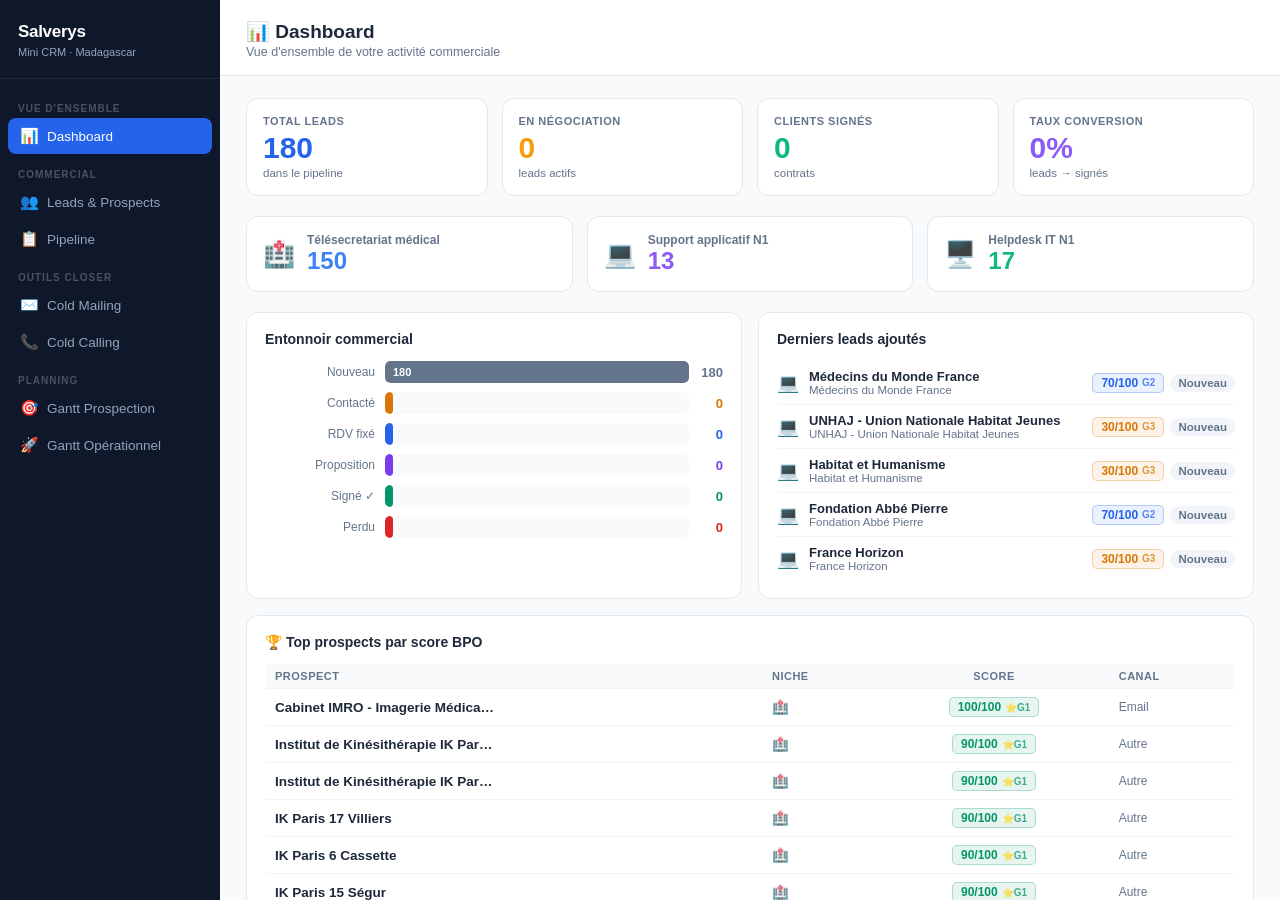
<file: CRM_Salverys.html>
<!DOCTYPE html>
<html lang="fr">
<head>
    <meta charset="UTF-8">
    <meta name="viewport" content="width=device-width, initial-scale=1.0">
    <title>Salverys — Mini CRM</title>
    <style>
        :root {
            --primary: #2563EB;
            --primary-dark: #1D4ED8;
            --sidebar-bg: #0F172A;
            --sidebar-text: #94A3B8;
            --bg: #F8FAFC;
            --surface: #FFFFFF;
            --border: #E2E8F0;
            --text: #1E293B;
            --text-muted: #64748B;
            --success: #10B981;
            --warning: #F59E0B;
            --danger: #EF4444;
        }

        * { margin: 0; padding: 0; box-sizing: border-box; }

        body {
            font-family: -apple-system, BlinkMacSystemFont, 'Segoe UI', Roboto, sans-serif;
            background: var(--bg);
            color: var(--text);
            height: 100vh;
            overflow: hidden;
        }

        .app { display: flex; height: 100vh; }

        /* ── Sidebar ── */
        .sidebar {
            width: 220px;
            min-width: 220px;
            background: var(--sidebar-bg);
            display: flex;
            flex-direction: column;
        }

        .sidebar-logo {
            padding: 22px 18px 18px;
            border-bottom: 1px solid rgba(255,255,255,0.07);
        }

        .sidebar-logo h1 { font-size: 17px; font-weight: 800; color: #fff; letter-spacing: -0.3px; }
        .sidebar-logo span { font-size: 11px; color: var(--sidebar-text); }

        .sidebar-nav { flex: 1; padding: 10px 8px; overflow-y: auto; }

        .nav-section {
            font-size: 10px;
            font-weight: 700;
            text-transform: uppercase;
            letter-spacing: 1px;
            color: rgba(255,255,255,0.25);
            padding: 14px 10px 4px;
        }

        .nav-item {
            display: flex;
            align-items: center;
            gap: 9px;
            padding: 9px 12px;
            border-radius: 8px;
            cursor: pointer;
            color: var(--sidebar-text);
            font-size: 13.5px;
            font-weight: 500;
            transition: all 0.12s;
            margin-bottom: 1px;
        }
        .nav-item:hover { background: rgba(255,255,255,0.06); color: #fff; }
        .nav-item.active { background: var(--primary); color: #fff; }
        .nav-item .ic { font-size: 15px; width: 18px; text-align: center; }

        /* ── Main ── */
        .main { flex: 1; overflow: hidden; display: flex; flex-direction: column; }

        .section { display: none; flex-direction: column; height: 100%; overflow: hidden; }
        .section.active { display: flex; }

        .section-header {
            padding: 20px 26px 16px;
            border-bottom: 1px solid var(--border);
            background: var(--surface);
            display: flex;
            align-items: center;
            justify-content: space-between;
            flex-shrink: 0;
        }
        .section-header h2 { font-size: 19px; font-weight: 700; }
        .section-header p { font-size: 12.5px; color: var(--text-muted); margin-top: 2px; }

        .section-body { flex: 1; padding: 22px 26px; overflow-y: auto; }

        /* ── Buttons ── */
        .btn {
            display: inline-flex;
            align-items: center;
            gap: 5px;
            padding: 8px 16px;
            border-radius: 8px;
            font-size: 13.5px;
            font-weight: 600;
            cursor: pointer;
            border: none;
            transition: all 0.12s;
            white-space: nowrap;
        }
        .btn-primary { background: var(--primary); color: #fff; }
        .btn-primary:hover { background: var(--primary-dark); }
        .btn-ghost { background: transparent; color: var(--text-muted); border: 1px solid var(--border); }
        .btn-ghost:hover { background: var(--bg); }
        .btn-danger-soft { background: #FEF2F2; color: #DC2626; border: 1px solid #FECACA; }
        .btn-sm { padding: 5px 10px; font-size: 12px; }

        /* ── Stats ── */
        .stats-grid {
            display: grid;
            grid-template-columns: repeat(4, 1fr);
            gap: 14px;
            margin-bottom: 20px;
        }
        .stat-card {
            background: var(--surface);
            border: 1px solid var(--border);
            border-radius: 12px;
            padding: 16px;
        }
        .stat-card .lbl { font-size: 11px; color: var(--text-muted); font-weight: 600; text-transform: uppercase; letter-spacing: 0.5px; }
        .stat-card .val { font-size: 30px; font-weight: 800; margin: 4px 0 2px; }
        .stat-card .sub { font-size: 11.5px; color: var(--text-muted); }

        /* ── Niche cards ── */
        .niche-grid { display: grid; grid-template-columns: repeat(3, 1fr); gap: 14px; margin-bottom: 20px; }
        .niche-card { background: var(--surface); border: 1px solid var(--border); border-radius: 12px; padding: 16px; display: flex; align-items: center; gap: 12px; }
        .niche-icon { font-size: 26px; }
        .niche-lbl { font-size: 12px; font-weight: 600; color: var(--text-muted); }
        .niche-val { font-size: 24px; font-weight: 800; }

        /* ── Dashboard bottom grid ── */
        .dash-grid { display: grid; grid-template-columns: 1fr 1fr; gap: 16px; }
        .dash-panel { background: var(--surface); border: 1px solid var(--border); border-radius: 12px; padding: 18px; }
        .dash-panel h3 { font-size: 14px; font-weight: 700; margin-bottom: 14px; }

        /* Pipeline funnel */
        .funnel-row { display: flex; align-items: center; gap: 10px; margin-bottom: 9px; }
        .funnel-lbl { width: 110px; font-size: 12px; font-weight: 500; text-align: right; color: var(--text-muted); }
        .funnel-track { flex: 1; height: 22px; background: var(--bg); border-radius: 5px; overflow: hidden; }
        .funnel-fill { height: 100%; border-radius: 5px; display: flex; align-items: center; padding-left: 8px; font-size: 11px; font-weight: 700; color: #fff; min-width: 8px; }
        .funnel-num { width: 24px; font-size: 13px; font-weight: 700; text-align: right; }

        /* Recent leads list */
        .recent-row { display: flex; align-items: center; gap: 10px; padding: 8px 0; border-bottom: 1px solid #F1F5F9; }
        .recent-row:last-child { border-bottom: none; }

        /* ── Table ── */
        .table-container { background: var(--surface); border: 1px solid var(--border); border-radius: 12px; overflow: hidden; }
        .table-toolbar { padding: 12px 14px; border-bottom: 1px solid var(--border); display: flex; gap: 8px; align-items: center; flex-wrap: wrap; }
        .search-input { flex: 1; min-width: 160px; padding: 7px 12px; border: 1px solid var(--border); border-radius: 8px; font-size: 13.5px; outline: none; }
        .search-input:focus { border-color: var(--primary); }
        .filter-sel { padding: 7px 10px; border: 1px solid var(--border); border-radius: 8px; font-size: 13px; background: #fff; cursor: pointer; outline: none; }
        .filter-sel:focus { border-color: var(--primary); }
        table { width: 100%; border-collapse: collapse; }
        th { background: var(--bg); padding: 9px 14px; text-align: left; font-size: 11px; font-weight: 700; color: var(--text-muted); text-transform: uppercase; letter-spacing: 0.5px; }
        td { padding: 11px 14px; font-size: 13.5px; border-top: 1px solid var(--border); vertical-align: middle; }
        tr:hover td { background: #FAFBFC; }
        .no-data { text-align: center; padding: 40px; color: var(--text-muted); font-size: 14px; }
        .icon-btn { background: none; border: none; cursor: pointer; padding: 4px 6px; border-radius: 6px; font-size: 15px; color: var(--text-muted); transition: all 0.12s; }
        .icon-btn:hover { background: var(--bg); color: var(--text); }

        /* ── Badge ── */
        .badge { display: inline-flex; align-items: center; gap: 3px; padding: 3px 8px; border-radius: 20px; font-size: 11.5px; font-weight: 600; }

        /* ── Kanban ── */
        .kanban-board { display: flex; gap: 14px; overflow-x: auto; padding-bottom: 16px; }
        .kanban-col { min-width: 190px; max-width: 210px; background: var(--bg); border-radius: 12px; padding: 12px; border: 1px solid var(--border); flex-shrink: 0; }
        .kanban-col-hd { display: flex; align-items: center; justify-content: space-between; margin-bottom: 10px; }
        .kanban-col-title { font-size: 13px; font-weight: 700; }
        .kanban-count { background: var(--border); border-radius: 20px; padding: 2px 8px; font-size: 11px; font-weight: 700; }
        .kanban-card { background: var(--surface); border: 1px solid var(--border); border-radius: 8px; padding: 10px 12px; margin-bottom: 7px; cursor: pointer; transition: all 0.12s; }
        .kanban-card:hover { border-color: var(--primary); box-shadow: 0 2px 8px rgba(37,99,235,0.1); }
        .kanban-card-name { font-size: 12.5px; font-weight: 700; margin-bottom: 3px; }
        .kanban-card-struct { font-size: 11.5px; color: var(--text-muted); }
        .kanban-empty { text-align: center; padding: 14px; font-size: 12px; color: #CBD5E1; }

        /* ── Modal ── */
        .modal-overlay { display: none; position: fixed; inset: 0; background: rgba(0,0,0,0.5); z-index: 100; align-items: center; justify-content: center; }
        .modal-overlay.open { display: flex; }
        .modal { background: #fff; border-radius: 16px; padding: 26px; width: 530px; max-width: 95vw; max-height: 90vh; overflow-y: auto; box-shadow: 0 20px 60px rgba(0,0,0,0.2); }
        .modal-hd { display: flex; align-items: center; justify-content: space-between; margin-bottom: 18px; }
        .modal-hd h3 { font-size: 17px; font-weight: 700; }
        .modal-close { background: none; border: none; font-size: 20px; cursor: pointer; color: var(--text-muted); padding: 2px; }
        .form-group { margin-bottom: 14px; }
        .form-group label { display: block; font-size: 12.5px; font-weight: 700; color: var(--text); margin-bottom: 5px; }
        .form-group input, .form-group select, .form-group textarea {
            width: 100%; padding: 8px 12px; border: 1px solid var(--border); border-radius: 8px; font-size: 13.5px; outline: none; font-family: inherit; background: #fff;
        }
        .form-group input:focus, .form-group select:focus, .form-group textarea:focus { border-color: var(--primary); box-shadow: 0 0 0 3px rgba(37,99,235,0.08); }
        .form-group textarea { min-height: 72px; resize: vertical; }
        .form-row { display: grid; grid-template-columns: 1fr 1fr; gap: 12px; }
        .modal-actions { display: flex; gap: 8px; justify-content: flex-end; margin-top: 20px; padding-top: 14px; border-top: 1px solid var(--border); }
        .warn-box { background: #FEF2F2; border: 1px solid #FECACA; border-radius: 8px; padding: 10px 14px; font-size: 12.5px; color: #991B1B; margin-bottom: 14px; }

        /* ── Gantt ── */
        .gantt-container { background: var(--surface); border: 1px solid var(--border); border-radius: 12px; overflow: hidden; }
        .gantt-toolbar { padding: 11px 16px; border-bottom: 1px solid var(--border); display: flex; align-items: center; gap: 12px; flex-wrap: wrap; }
        .gantt-legend { display: flex; align-items: center; gap: 14px; font-size: 12px; color: var(--text-muted); margin-left: auto; }
        .gantt-legend-dot { width: 11px; height: 11px; border-radius: 3px; display: inline-block; }
        .gantt-wrapper { overflow-x: auto; }
        .gantt-table { display: flex; min-width: 860px; }
        .gantt-labels { width: 230px; min-width: 230px; border-right: 1px solid var(--border); }
        .gantt-timeline { flex: 1; position: relative; }

        .gantt-hd-cell { height: 38px; background: var(--bg); border-bottom: 1px solid var(--border); }
        .gantt-hd-labels { height: 38px; background: var(--bg); border-bottom: 1px solid var(--border); display: flex; align-items: center; padding: 0 16px; font-size: 11px; font-weight: 700; color: var(--text-muted); text-transform: uppercase; }

        .gantt-header { position: relative; height: 38px; background: var(--bg); border-bottom: 1px solid var(--border); }

        .gantt-label-row { height: 46px; display: flex; align-items: center; padding: 0 16px; border-bottom: 1px solid #F1F5F9; font-size: 13px; }
        .gantt-label-row:last-child { border-bottom: none; }
        .gantt-data-row { height: 46px; position: relative; border-bottom: 1px solid #F1F5F9; }
        .gantt-data-row:last-child { border-bottom: none; }

        .gantt-bar {
            position: absolute;
            top: 50%;
            transform: translateY(-50%);
            height: 22px;
            border-radius: 5px;
            display: flex;
            align-items: center;
            padding: 0 7px;
            font-size: 10.5px;
            font-weight: 700;
            color: #fff;
            white-space: nowrap;
            overflow: hidden;
            cursor: pointer;
            transition: opacity 0.12s, box-shadow 0.12s;
            box-shadow: 0 1px 3px rgba(0,0,0,0.15);
        }
        .gantt-bar:hover { opacity: 0.85; box-shadow: 0 2px 6px rgba(0,0,0,0.2); }

        .gantt-today-line {
            position: absolute;
            top: 0;
            bottom: 0;
            width: 2px;
            background: #EF4444;
            z-index: 10;
            pointer-events: none;
        }
        .gantt-today-line::after {
            content: 'Aujourd\'hui';
            position: absolute;
            top: 2px;
            left: 4px;
            font-size: 9.5px;
            color: #EF4444;
            font-weight: 700;
            white-space: nowrap;
            background: rgba(255,255,255,0.9);
            padding: 1px 3px;
            border-radius: 3px;
        }

        .gantt-month-tick {
            position: absolute;
            top: 0; bottom: 0;
            width: 1px;
            background: #E2E8F0;
            pointer-events: none;
        }

        .gantt-add-row-btn {
            position: absolute;
            right: 6px;
            top: 50%;
            transform: translateY(-50%);
            background: var(--primary);
            color: #fff;
            border: none;
            border-radius: 4px;
            width: 20px;
            height: 20px;
            font-size: 16px;
            line-height: 1;
            cursor: pointer;
            display: flex;
            align-items: center;
            justify-content: center;
            opacity: 0;
            transition: opacity 0.12s;
        }
        .gantt-data-row:hover .gantt-add-row-btn { opacity: 1; }

        /* Scrollbar */
        ::-webkit-scrollbar { width: 5px; height: 5px; }
        ::-webkit-scrollbar-track { background: transparent; }
        ::-webkit-scrollbar-thumb { background: #CBD5E1; border-radius: 3px; }

        /* ── Score BPO ── */
        .score-badge {
            display: inline-flex;
            align-items: center;
            justify-content: center;
            width: 36px;
            height: 22px;
            border-radius: 6px;
            font-size: 12px;
            font-weight: 800;
            letter-spacing: -0.3px;
        }
        .score-1,.score-2,.score-3 { background:#FEE2E2; color:#DC2626; }
        .score-4,.score-5,.score-6 { background:#FEF3C7; color:#D97706; }
        .score-7,.score-8          { background:#DBEAFE; color:#2563EB; }
        .score-9,.score-10         { background:#D1FAE5; color:#059669; }
        .score-0                   { background:#F1F5F9; color:#94A3B8; }

        .score-bar { display:flex; gap:2px; align-items:center; }
        .score-pip { width:6px; height:6px; border-radius:2px; }

        /* Sort indicator */
        th.sortable { cursor:pointer; user-select:none; }
        th.sortable:hover { color:#1E293B; }
        th.sort-asc::after  { content:' ↑'; }
        th.sort-desc::after { content:' ↓'; }

        /* ── Cold Mailing ── */
        .mail-layout { display: grid; grid-template-columns: 360px 1fr; gap: 16px; height: 100%; }
        .mail-panel { background: var(--surface); border: 1px solid var(--border); border-radius: 12px; padding: 16px; display: flex; flex-direction: column; min-height: 0; }
        .mail-panel h3 { font-size: 14px; font-weight: 700; margin-bottom: 12px; display:flex; align-items:center; gap:6px; }
        .mail-field { margin-bottom: 12px; }
        .mail-field label { display:block; font-size:11.5px; font-weight:700; color:var(--text-muted); text-transform:uppercase; letter-spacing:.5px; margin-bottom:5px; }
        .mail-field input, .mail-field select, .mail-field textarea { width:100%; padding:8px 11px; border:1px solid var(--border); border-radius:8px; font-size:13px; font-family:inherit; outline:none; background:#fff; }
        .mail-field input:focus, .mail-field select:focus, .mail-field textarea:focus { border-color: var(--primary); box-shadow: 0 0 0 3px rgba(37,99,235,0.08); }
        .mail-field textarea { min-height:90px; resize:vertical; }
        .mail-lead-pick { max-height: 280px; overflow-y: auto; border: 1px solid var(--border); border-radius: 8px; }
        .mail-lead-row { padding: 8px 12px; border-bottom: 1px solid #F1F5F9; cursor: pointer; font-size: 12.5px; }
        .mail-lead-row:last-child { border-bottom:none; }
        .mail-lead-row:hover { background: #F8FAFC; }
        .mail-lead-row.sel { background: #EFF6FF; border-left: 3px solid var(--primary); padding-left: 9px; }
        .mail-lead-row .nm { font-weight: 700; }
        .mail-lead-row .st { font-size: 11px; color: var(--text-muted); margin-top: 1px; }
        .mail-preview { flex:1; background:#F8FAFC; border:1px dashed var(--border); border-radius:10px; padding:18px; overflow-y:auto; font-size:13.5px; line-height:1.65; white-space:pre-wrap; min-height:300px; }
        .mail-preview .h-from { font-size:12px; color:var(--text-muted); margin-bottom:4px; }
        .mail-preview .h-sub { font-size:15px; font-weight:700; color:var(--text); margin-bottom:14px; padding-bottom:10px; border-bottom:1px solid var(--border); }
        .mail-tpl-tag { display:inline-block; padding:2px 7px; border-radius:4px; background:#EFF6FF; color:#1D4ED8; font-size:10.5px; font-weight:700; margin-left:4px; }
        .var-chip { display:inline-flex; align-items:center; padding:2px 7px; border-radius:5px; background:#F1F5F9; color:var(--text); font-size:11px; font-weight:600; margin:2px 3px 2px 0; cursor:pointer; }
        .var-chip:hover { background:#E2E8F0; }
        .mail-actions { display:flex; gap:8px; margin-top:12px; flex-wrap:wrap; }

        /* ── Cold Calling ── */
        .call-layout { display: grid; grid-template-columns: 300px 1fr; gap: 16px; }
        .call-sidebar { background: var(--surface); border: 1px solid var(--border); border-radius: 12px; padding: 14px; }
        .call-step-btn { width: 100%; text-align: left; padding: 11px 13px; border-radius: 8px; border: 1px solid var(--border); background: #fff; margin-bottom: 6px; cursor: pointer; font-size: 13px; font-weight: 600; color: var(--text); display: flex; align-items: center; gap: 8px; transition: all 0.12s; }
        .call-step-btn:hover { background: #F8FAFC; }
        .call-step-btn.active { background: var(--primary); color: #fff; border-color: var(--primary); }
        .call-step-btn .num { width: 22px; height: 22px; border-radius: 50%; background: rgba(0,0,0,0.06); display:flex; align-items:center; justify-content:center; font-size: 11px; font-weight: 700; }
        .call-step-btn.active .num { background: rgba(255,255,255,0.25); }
        .call-main { background: var(--surface); border: 1px solid var(--border); border-radius: 12px; padding: 22px; min-height: 500px; }
        .call-main h3 { font-size: 17px; font-weight: 800; margin-bottom: 4px; }
        .call-main .step-sub { font-size: 12.5px; color: var(--text-muted); margin-bottom: 18px; }
        .script-box { background: #F0F9FF; border-left: 4px solid #0EA5E9; padding: 14px 18px; border-radius: 0 8px 8px 0; font-size: 14.5px; line-height: 1.7; color: #0C4A6E; margin-bottom: 14px; font-style: italic; }
        .script-box strong { font-style: normal; color: #075985; }
        .tip-box { background: #FEFCE8; border-left: 4px solid #EAB308; padding: 10px 14px; border-radius: 0 8px 8px 0; font-size: 12.5px; line-height: 1.55; color: #713F12; margin-bottom: 14px; }
        .tip-box::before { content: '💡 '; }
        .danger-box { background: #FEF2F2; border-left: 4px solid #EF4444; padding: 10px 14px; border-radius: 0 8px 8px 0; font-size: 12.5px; line-height: 1.55; color: #7F1D1D; margin-bottom: 14px; }
        .danger-box::before { content: '⚠️ '; }
        .objection-card { background: #fff; border: 1px solid var(--border); border-radius: 10px; padding: 14px 16px; margin-bottom: 10px; }
        .objection-card .obj-q { font-weight: 700; font-size: 13.5px; color: var(--danger); margin-bottom: 8px; }
        .objection-card .obj-q::before { content: '🗣 '; }
        .objection-card .obj-a { font-size: 13px; line-height: 1.6; color: var(--text); }
        .objection-card .obj-a strong { color: var(--primary); }
        .branch-tree { margin-left: 18px; border-left: 2px solid #E2E8F0; padding-left: 14px; margin-top: 10px; }
        .branch { padding: 8px 0; font-size: 12.5px; }
        .branch .b-resp { color: var(--text-muted); font-style: italic; margin-bottom: 3px; }
        .branch .b-act { color: var(--primary); font-weight: 600; }
        .niche-tabs { display: flex; gap: 6px; margin-bottom: 14px; }
        .niche-tab { padding: 7px 14px; border-radius: 8px; border: 1px solid var(--border); background: #fff; cursor: pointer; font-size: 13px; font-weight: 600; }
        .niche-tab.active { background: var(--primary); color: #fff; border-color: var(--primary); }
        .train-toggle { display:inline-flex; align-items:center; gap:6px; padding:6px 12px; border-radius:20px; background:#FEF3C7; color:#92400E; font-size:12px; font-weight:700; cursor:pointer; border:1px solid #FCD34D; }
        .train-toggle.on { background:#10B981; color:#fff; border-color:#10B981; }
        .train-hidden { filter: blur(5px); user-select: none; transition: filter 0.2s; cursor: pointer; }
        .train-hidden:hover { filter: blur(0); }
    </style>
</head>
<body>
<div class="app">

    <!-- SIDEBAR -->
    <nav class="sidebar">
        <div class="sidebar-logo">
            <h1>Salverys</h1>
            <span>Mini CRM · Madagascar</span>
        </div>
        <div class="sidebar-nav">
            <div class="nav-section">Vue d'ensemble</div>
            <div class="nav-item active" data-sec="dashboard"><span class="ic">📊</span> Dashboard</div>

            <div class="nav-section">Commercial</div>
            <div class="nav-item" data-sec="leads"><span class="ic">👥</span> Leads & Prospects</div>
            <div class="nav-item" data-sec="pipeline"><span class="ic">📋</span> Pipeline</div>

            <div class="nav-section">Outils Closer</div>
            <div class="nav-item" data-sec="mailing"><span class="ic">✉️</span> Cold Mailing</div>
            <div class="nav-item" data-sec="calling"><span class="ic">📞</span> Cold Calling</div>

            <div class="nav-section">Planning</div>
            <div class="nav-item" data-sec="gantt-prosp"><span class="ic">🎯</span> Gantt Prospection</div>
            <div class="nav-item" data-sec="gantt-oper"><span class="ic">🚀</span> Gantt Opérationnel</div>
        </div>
    </nav>

    <!-- MAIN -->
    <main class="main">

        <!-- DASHBOARD -->
        <section id="dashboard" class="section active">
            <div class="section-header">
                <div><h2>📊 Dashboard</h2><p>Vue d'ensemble de votre activité commerciale</p></div>
            </div>
            <div class="section-body" id="dash-body"></div>
        </section>

        <!-- LEADS -->
        <section id="leads" class="section">
            <div class="section-header">
                <div><h2>👥 Leads & Prospects</h2><p>Gérez tous vos contacts commerciaux</p></div>
                <button class="btn btn-primary" onclick="openLeadModal()">+ Ajouter un lead</button>
            </div>
            <div class="section-body">
                <div class="table-container">
                    <div class="table-toolbar">
                        <input type="text" class="search-input" id="search-leads" placeholder="🔍 Rechercher…" oninput="renderLeads()">
                        <select class="filter-sel" id="fil-niche" onchange="renderLeads()">
                            <option value="">Toutes niches</option>
                            <option value="telemed">🏥 Télésecretariat médical</option>
                            <option value="support-n1">💻 Support applicatif N1</option>
                            <option value="helpdesk-n1">🖥️ Helpdesk IT N1</option>
                        </select>
                        <select class="filter-sel" id="fil-statut" onchange="renderLeads()">
                            <option value="">Tous statuts</option>
                            <option value="nouveau">Nouveau</option>
                            <option value="contacte">Contacté</option>
                            <option value="rdv">RDV fixé</option>
                            <option value="proposition">Proposition</option>
                            <option value="signe">Signé</option>
                            <option value="perdu">Perdu</option>
                        </select>
                    </div>
                    <div id="leads-tbl"></div>
                </div>
            </div>
        </section>

        <!-- PIPELINE -->
        <section id="pipeline" class="section">
            <div class="section-header">
                <div><h2>📋 Pipeline Commercial</h2><p>Vue Kanban par étape de vente</p></div>
            </div>
            <div class="section-body">
                <div class="kanban-board" id="kanban"></div>
            </div>
        </section>

        <!-- COLD MAILING -->
        <section id="mailing" class="section">
            <div class="section-header">
                <div><h2>✉️ Cold Mailing</h2><p>Rédige des emails personnalisés par destinataire, avec preview avant envoi</p></div>
            </div>
            <div class="section-body">
                <div class="mail-layout">

                    <!-- LEFT: Lead picker + template + variables -->
                    <div style="display:flex; flex-direction:column; gap:14px; min-height:0; overflow-y:auto;">

                        <div class="mail-panel">
                            <h3>1. Choisir le destinataire</h3>
                            <div class="mail-field">
                                <input type="text" id="mail-search" placeholder="🔍 Filtrer par nom / structure…" oninput="renderMailLeadList()">
                            </div>
                            <div class="mail-field">
                                <select id="mail-niche-fil" onchange="renderMailLeadList()">
                                    <option value="">Toutes niches</option>
                                    <option value="telemed">🏥 Télésecretariat médical</option>
                                    <option value="support-n1">💻 Support applicatif N1</option>
                                    <option value="helpdesk-n1">🖥️ Helpdesk IT N1</option>
                                </select>
                            </div>
                            <div class="mail-lead-pick" id="mail-lead-list"></div>
                        </div>

                        <div class="mail-panel">
                            <h3 style="display:flex; justify-content:space-between; align-items:center;">
                                <span>2. Template</span>
                                <button type="button" class="btn btn-sm btn-ghost" onclick="openTemplateEditModal()" style="font-size:12px;">✏️ Éditer</button>
                            </h3>
                            <div class="mail-field">
                                <label>Modèle d'email</label>
                                <select id="mail-tpl" onchange="renderMailPreview()"></select>
                            </div>
                            <div class="mail-field">
                                <label>Objet</label>
                                <input type="text" id="mail-subject" oninput="renderMailPreview()">
                            </div>
                            <div class="mail-field">
                                <label>Variables détectées <span style="font-weight:500;text-transform:none;color:#94A3B8;font-size:11px">— clic pour insérer</span></label>
                                <div id="mail-vars"></div>
                            </div>
                            <div class="mail-field">
                                <label>Corps du message</label>
                                <textarea id="mail-body" rows="10" oninput="renderMailPreview()"></textarea>
                            </div>
                        </div>

                        <div class="mail-panel">
                            <h3>3. Signature</h3>
                            <div class="mail-field">
                                <label>Nom &amp; rôle</label>
                                <input type="text" id="mail-sig-name" value="Valérien — Directeur Salverys" oninput="renderMailPreview()">
                            </div>
                            <div class="mail-field">
                                <label>Coordonnées</label>
                                <input type="text" id="mail-sig-contact" value="valerienrk@gmail.com · +261 XX XXX XX" oninput="renderMailPreview()">
                            </div>
                        </div>
                    </div>

                    <!-- RIGHT: Preview -->
                    <div class="mail-panel" style="min-height:0;">
                        <h3>👁️ Aperçu <span id="mail-tpl-tag" class="mail-tpl-tag"></span></h3>
                        <div class="mail-preview" id="mail-preview"></div>
                        <div class="mail-actions">
                            <button class="btn btn-primary" onclick="copyMail()">📋 Copier le texte</button>
                            <button class="btn btn-ghost" onclick="openMailClient()">📨 Ouvrir dans mail</button>
                            <button class="btn btn-ghost" onclick="markMailSent()">✓ Marquer comme envoyé</button>
                        </div>
                    </div>

                </div>
            </div>
        </section>

        <!-- COLD CALLING -->
        <section id="calling" class="section">
            <div class="section-header">
                <div><h2>📞 Cold Calling</h2><p>Scripts d'entraînement et arbre de réponses pour débutant closer</p></div>
                <div style="display:flex; gap:8px; align-items:center;">
                    <button class="train-toggle" id="train-btn" onclick="toggleTrainMode()">🎓 Mode entraînement</button>
                </div>
            </div>
            <div class="section-body">
                <div class="niche-tabs" id="call-niche-tabs"></div>
                <div class="call-layout">
                    <div class="call-sidebar" id="call-steps"></div>
                    <div class="call-main" id="call-main"></div>
                </div>
            </div>
        </section>

        <!-- GANTT PROSPECTION -->
        <section id="gantt-prosp" class="section">
            <div class="section-header">
                <div><h2>🎯 Gantt Prospection</h2><p>Planification des actions commerciales par lead</p></div>
                <button class="btn btn-primary" onclick="openTaskModal('prosp')">+ Planifier une action</button>
            </div>
            <div class="section-body">
                <div class="gantt-container" id="gc-prosp"></div>
            </div>
        </section>

        <!-- GANTT OPÉRATIONNEL -->
        <section id="gantt-oper" class="section">
            <div class="section-header">
                <div><h2>🚀 Gantt Opérationnel</h2><p>Suivi des déploiements clients signés</p></div>
                <button class="btn btn-primary" onclick="openTaskModal('oper')">+ Planifier une phase</button>
            </div>
            <div class="section-body">
                <div class="gantt-container" id="gc-oper"></div>
            </div>
        </section>

    </main>
</div>

<!-- ====== LEAD MODAL ====== -->
<div class="modal-overlay" id="lead-overlay" onclick="if(event.target===this)closeLeadModal()">
    <div class="modal" onclick="event.stopPropagation()">
        <div class="modal-hd">
            <h3 id="lead-modal-title">Ajouter un lead</h3>
            <button class="modal-close" onclick="closeLeadModal()">✕</button>
        </div>
        <form id="lead-form" onsubmit="saveLead(event)">
            <input type="hidden" id="f-lid">
            <div class="form-row">
                <div class="form-group"><label>Nom du contact *</label><input id="f-nom" required placeholder="Dr. Claire Fontaine"></div>
                <div class="form-group"><label>Structure / Cabinet *</label><input id="f-struct" required placeholder="Cabinet Fontaine & Assoc."></div>
            </div>
            <div class="form-row">
                <div class="form-group">
                    <label>Niche *</label>
                    <select id="f-niche" required>
                        <option value="">Choisir…</option>
                        <option value="telemed">🏥 Télésecretariat médical</option>
                        <option value="support-n1">💻 Support applicatif N1</option>
                        <option value="helpdesk-n1">🖥️ Helpdesk IT N1</option>
                    </select>
                </div>
                <div class="form-group">
                    <label>Canal d'acquisition *</label>
                    <select id="f-canal" required>
                        <option value="">Choisir…</option>
                        <option>LinkedIn</option>
                        <option>Email</option>
                        <option>Appel entrant</option>
                        <option>Recommandation</option>
                        <option>Salon / Événement</option>
                        <option>Autre</option>
                    </select>
                </div>
            </div>
            <div class="form-row">
                <div class="form-group">
                    <label>Statut *</label>
                    <select id="f-statut" required>
                        <option value="nouveau">Nouveau</option>
                        <option value="contacte">Contacté</option>
                        <option value="rdv">RDV fixé</option>
                        <option value="proposition">Proposition envoyée</option>
                        <option value="signe">Signé ✓</option>
                        <option value="perdu">Perdu</option>
                    </select>
                </div>
                <div class="form-group"><label>Date 1er contact</label><input type="date" id="f-date"></div>
            </div>
            <div class="form-row">
                <div class="form-group"><label>Email</label><input type="email" id="f-email" placeholder="jean@cabinet.fr"></div>
                <div class="form-group"><label>Téléphone</label><input id="f-tel" placeholder="+33 6 12 34 56 78"></div>
            </div>
            <div class="form-group">
                <label>Opérateur actuel <span style="font-weight:400;color:#94A3B8;font-size:11px">— ex: Serenity, Médicalphone, BPO central Dentego…</span></label>
                <input id="f-operateur" placeholder="Laisser vide si inconnu">
            </div>
            <div id="f-score-display" style="font-size:12px;color:#64748B;background:#F8FAFC;border:1px solid #E2E8F0;border-radius:8px;padding:8px 12px;margin-bottom:4px"></div>
            <div class="form-group"><label>Notes</label><textarea id="f-notes" placeholder="Informations complémentaires…"></textarea></div>
            <div id="lead-decideur-section" style="display:none;background:#F8FAFC;border:1px solid #E2E8F0;border-radius:10px;padding:12px 14px;margin-bottom:12px">
                <div style="font-size:11px;font-weight:700;text-transform:uppercase;color:#94A3B8;letter-spacing:.5px;margin-bottom:10px">Décideurs identifiés</div>
                <div id="lead-decideur1-display"></div>
                <div id="lead-decideur2-display"></div>
            </div>
            <div class="modal-actions">
                <button type="button" class="btn btn-danger-soft btn-sm" id="del-lead-btn" style="display:none;margin-right:auto" onclick="deleteLead()">🗑 Supprimer</button>
                <button type="button" class="btn btn-ghost" onclick="closeLeadModal()">Annuler</button>
                <button type="submit" class="btn btn-primary">Enregistrer</button>
            </div>
        </form>
    </div>
</div>

<!-- ====== TEMPLATE EDIT MODAL ====== -->
<div class="modal-overlay" id="tpl-overlay" onclick="if(event.target===this)closeTemplateModal()">
    <div class="modal" onclick="event.stopPropagation()">
        <div class="modal-hd">
            <h3>Éditer le template</h3>
            <button class="modal-close" onclick="closeTemplateModal()">✕</button>
        </div>
        <form id="tpl-form" onsubmit="saveTemplate(event)">
            <input type="hidden" id="tpl-edit-id">
            <div class="form-group">
                <label>Nom du template</label>
                <input id="tpl-edit-name" required placeholder="Ex: Découverte — appels manqués">
            </div>
            <div class="form-group">
                <label>Objet de l'email</label>
                <input id="tpl-edit-subject" required placeholder="{prenom}, vos appels gérés">
            </div>
            <div class="form-group">
                <label>Corps du message</label>
                <textarea id="tpl-edit-body" required style="min-height:200px;"></textarea>
            </div>
            <div class="form-group" style="font-size:11.5px;color:#64748B;background:#F1F5F9;padding:10px;border-radius:8px;">
                <strong>Variables disponibles :</strong> {prenom}, {nom}, {nom_complet}, {structure}, {ville_dept}, {email}, {tel}, {niche}
            </div>
            <div class="modal-actions">
                <button type="button" class="btn btn-danger-soft btn-sm" id="reset-tpl-btn" style="margin-right:auto" onclick="resetTemplate()">↺ Réinitialiser</button>
                <button type="button" class="btn btn-ghost" onclick="closeTemplateModal()">Annuler</button>
                <button type="submit" class="btn btn-primary">Enregistrer</button>
            </div>
        </form>
    </div>
</div>

<!-- ====== TASK MODAL ====== -->
<div class="modal-overlay" id="task-overlay" onclick="if(event.target===this)closeTaskModal()">
    <div class="modal" onclick="event.stopPropagation()">
        <div class="modal-hd">
            <h3 id="task-modal-title">Planifier une action</h3>
            <button class="modal-close" onclick="closeTaskModal()">✕</button>
        </div>
        <form id="task-form" onsubmit="saveTask(event)">
            <input type="hidden" id="t-id">
            <input type="hidden" id="t-type">
            <div class="form-group"><label id="t-lead-lbl">Lead / Prospect *</label><select id="t-lead" required></select></div>
            <div class="form-group"><label id="t-action-lbl">Action *</label><select id="t-action" required></select></div>
            <div class="form-row">
                <div class="form-group"><label>Date début *</label><input type="date" id="t-debut" required></div>
                <div class="form-group"><label>Date fin *</label><input type="date" id="t-fin" required></div>
            </div>
            <div class="form-group">
                <label>Statut</label>
                <select id="t-statut">
                    <option value="planifie">📅 Planifié</option>
                    <option value="en-cours">🔄 En cours</option>
                    <option value="fait">✅ Fait</option>
                </select>
            </div>
            <div class="form-group"><label>Notes</label><textarea id="t-notes" placeholder="Détails…"></textarea></div>
            <div class="modal-actions">
                <button type="button" class="btn btn-danger-soft btn-sm" id="del-task-btn" style="display:none;margin-right:auto" onclick="deleteTask()">🗑 Supprimer</button>
                <button type="button" class="btn btn-ghost" onclick="closeTaskModal()">Annuler</button>
                <button type="submit" class="btn btn-primary">Enregistrer</button>
            </div>
        </form>
    </div>
</div>

<script>

// ─── SORT STATE ───────────────────────────────────────────────
let sortField = 'score';
let sortDir   = 'desc';

function calculateScore(lead) {
    let s = 0;
    if (lead.operateur && lead.operateur.trim()) s += 40;
    if (lead.multisite) s += 30;
    if (lead.specialiteFlux) s += 20;
    if ((lead.praticiens || 0) >= 5) s += 20;
    else if ((lead.praticiens || 0) >= 3) s += 10;
    if (lead.desertMedical) s += 15;
    if (lead.accessibiliteNegative) s += 15;
    if (lead.doctolibSansRDV) s += 10;
    if (lead.secretariatInterneLimite) s += 5;
    return Math.min(s, 100);
}

function getGroupe(score) {
    const s = score || 0;
    if (s >= 80) return 1;
    if (s >= 50) return 2;
    if (s >= 20) return 3;
    return 4;
}

function scoreBadge(score) {
    const s = score || 0;
    if (s <= 0) return '<span style="color:#94A3B8;font-size:12px">—</span>';
    const g = getGroupe(s);
    const color = scoreColor(s);
    const gLabel = g === 1 ? '⭐G1' : 'G' + g;
    return `<span style="display:inline-flex;align-items:center;gap:4px;background:${color}18;color:${color};border:1px solid ${color}44;border-radius:5px;padding:2px 8px;font-size:12px;font-weight:700;white-space:nowrap" title="Score BPO: ${s}/100 — Groupe ${g}">${s}/100 <span style="font-size:10px;opacity:0.75">${gLabel}</span></span>`;
}

function scoreColor(score) {
    const s = score || 0;
    if (s >= 80) return '#059669';
    if (s >= 50) return '#2563EB';
    if (s >= 20) return '#D97706';
    return '#94A3B8';
}

// ─── CONSTANTS ────────────────────────────────────────────────
const NICHES = {
    'telemed':     { label: 'Télésecretariat médical', icon: '🏥', color: '#3B82F6' },
    'support-n1':  { label: 'Support applicatif N1',   icon: '💻', color: '#8B5CF6' },
    'helpdesk-n1': { label: 'Helpdesk IT N1',          icon: '🖥️', color: '#10B981' }
};

const STATUTS = {
    'nouveau':     { label: 'Nouveau',            color: '#64748B', bg: '#F1F5F9' },
    'contacte':    { label: 'Contacté',           color: '#D97706', bg: '#FEF3C7' },
    'rdv':         { label: 'RDV fixé',           color: '#2563EB', bg: '#DBEAFE' },
    'proposition': { label: 'Proposition',        color: '#7C3AED', bg: '#EDE9FE' },
    'signe':       { label: 'Signé ✓',            color: '#059669', bg: '#D1FAE5' },
    'perdu':       { label: 'Perdu',              color: '#DC2626', bg: '#FEE2E2' }
};

const PIPE_ORDER = ['nouveau','contacte','rdv','proposition','signe','perdu'];

const PROSP_ACTIONS = [
    'Appel de prospection','Email de présentation','RDV téléphonique',
    'RDV visio','Envoi de devis','Relance J+7','Relance J+14','Suivi post-RDV'
];

const OPER_PHASES = [
    'Contractualisation','Onboarding','Formation équipe',
    'Tests & Recette','Go-live','Suivi qualité','Bilan mensuel'
];

const C_PROSP = { planifie:'#3B82F6', 'en-cours':'#F59E0B', fait:'#10B981' };
const C_OPER  = { planifie:'#8B5CF6', 'en-cours':'#F59E0B', fait:'#10B981' };

// ─── STORAGE ─────────────────────────────────────────────────
const LS_KEYS = { leads:'vinlo_leads_v4', tp:'vinlo_tp_v4', to:'vinlo_to_v4' };

function load() {
    return {
        leads:  JSON.parse(localStorage.getItem(LS_KEYS.leads) || '[]'),
        tp:     JSON.parse(localStorage.getItem(LS_KEYS.tp)    || '[]'),
        to:     JSON.parse(localStorage.getItem(LS_KEYS.to)    || '[]')
    };
}

function save(d) {
    localStorage.setItem(LS_KEYS.leads, JSON.stringify(d.leads));
    localStorage.setItem(LS_KEYS.tp,    JSON.stringify(d.tp));
    localStorage.setItem(LS_KEYS.to,    JSON.stringify(d.to));
}

function uid() { return Date.now().toString(36) + Math.random().toString(36).slice(2,7); }

// ─── SEED DATA ────────────────────────────────────────────────
(function seedIfEmpty() {
    const d = load();
    if (d.leads.length > 0) return;
    d.leads = [{"id":"l001","nom":"Cabinet Médical Bichat-Confluence (Dr Le Poder, Dr Caron)","structure":"Cabinet Médical Bichat-Confluence (Dr Le Poder, Dr Caron)","niche":"telemed","canal":"Email","statut":"nouveau","dateContact":"","email":"drlepoder@gmail.com","tel":"","score":4,"notes":"Lyon (Rhône (69)) | Secteur 1, 2 médecins, RDV Doctolib | Cabinet 2 médecins, RDV Doctolib + tel direct ; pas de mention secrétariat dédié → probable autogestion"},{"id":"l002","nom":"Centre Mediksanté Lyon","structure":"Centre Mediksanté Lyon","niche":"telemed","canal":"Email","statut":"nouveau","dateContact":"","email":"secretariat-lyon@mediksante.com","tel":"","score":7,"notes":"Lyon (Rhône (69)) | Secrétariat dédié | Centre pluridisciplinaire avec email 'secretariat@' → secrétariat structuré probable (interne ou BPO)"},{"id":"l003","nom":"MSP Fréland","structure":"MSP Fréland","niche":"telemed","canal":"Email","statut":"nouveau","dateContact":"","email":"secretariat@msp-freland.fr","tel":"","score":6,"notes":"Fréland (Haut-Rhin (68)) | Secrétariat 8h-20h L-V | MSP rurale avec secrétariat large amplitude → probable permanence téléphonique locale FR"},{"id":"l004","nom":"Maison de Santé Mathagon","structure":"Maison de Santé Mathagon","niche":"telemed","canal":"Email","statut":"nouveau","dateContact":"","email":"mathagonmsp@gmail.com","tel":"","score":6,"notes":"Paris 18 (Paris (75)) | Maison de santé participative | 10 médecins + paramed, accueillantes mentionnées → infrastructure interne, BPO possible en débordement"},{"id":"l005","nom":"Cabinet IMRO - Imagerie Médicale Rennes Ouest","structure":"Cabinet IMRO - Imagerie Médicale Rennes Ouest","niche":"telemed","canal":"Email","statut":"nouveau","dateContact":"","email":"contact@imro-radiologie-rennes.fr","tel":"","score":8,"notes":"Rennes (Ille-et-Vilaine (35)) | 2 sites - secteur radiologie | Centre radiologie multi-sites - secteur très standardisé, BPO/télésecrétariat quasi-systématique"},{"id":"l006","nom":"Centre de Santé La Roseraie - Anjou Accompagnement","structure":"Centre de Santé La Roseraie - Anjou Accompagnement","niche":"telemed","canal":"Email","statut":"nouveau","dateContact":"","email":"accueil@anjouaccompagnement.fr","tel":"","score":7,"notes":"Angers (Maine-et-Loire (49)) | Centre santé pluri | Centre santé associatif - accueil dédié, probable permanence téléphonique externalisée"},{"id":"l007","nom":"MSPU Saint-Maur-des-Fossés","structure":"MSPU Saint-Maur-des-Fossés","niche":"telemed","canal":"Email","statut":"nouveau","dateContact":"","email":"mspustmaur@hotmail.com","tel":"","score":7,"notes":"Saint-Maur-des-Fossés (Val-de-Marne (94)) | 7 généralistes + paramed. | MSP universitaire, secrétariat 8h-19h - probable BPO ou permanence externe"},{"id":"l008","nom":"Dr Sylvie BOISSON","structure":"Dr Sylvie BOISSON","niche":"telemed","canal":"Email","statut":"nouveau","dateContact":"","email":"boisson_sylvie@yahoo.fr","tel":"","score":2,"notes":"Bonnelles (Yvelines (78)) | Médecin agréé solo | Solo libéral en zone rurale, email Yahoo personnel → probable répondeur + Doctolib, pas de BPO"},{"id":"l009","nom":"Dr Catherine BOSSE","structure":"Dr Catherine BOSSE","niche":"telemed","canal":"Email","statut":"nouveau","dateContact":"","email":"bossecath@orange.fr","tel":"","score":2,"notes":"Buc (Yvelines (78)) | Médecin agréé solo | Solo libéral, email Orange → autogestion classique"},{"id":"l010","nom":"Dr Nicolas RENAUD","structure":"Dr Nicolas RENAUD","niche":"telemed","canal":"Email","statut":"nouveau","dateContact":"","email":"nicolasrenaud78@gmail.com","tel":"","score":3,"notes":"Gargenville (Yvelines (78)) | DU Réparation Juridique | Solo libéral avec spécialité (expertise) → peut justifier un télésec ; à confirmer"},{"id":"l011","nom":"Dr Stéphane CROISILLE","structure":"Dr Stéphane CROISILLE","niche":"telemed","canal":"Email","statut":"nouveau","dateContact":"","email":"stephane.croisille@hotmail.fr","tel":"","score":2,"notes":"Guyancourt (Yvelines (78)) | Médecin agréé solo | Solo libéral, email Hotmail personnel"},{"id":"l012","nom":"Pr Frédéric URBAIN - MSP Jacques Prévert","structure":"Pr Frédéric URBAIN - MSP Jacques Prévert","niche":"telemed","canal":"Email","statut":"nouveau","dateContact":"","email":"docfrederic@gmail.com","tel":"","score":5,"notes":"Montigny-le-Bretonneux (Yvelines (78)) | MSPU - RDV Doctolib | MSP universitaire - secrétariat probable mais email perso → mixte interne/Doctolib"},{"id":"l013","nom":"Dr Jean BERTAUX","structure":"Dr Jean BERTAUX","niche":"telemed","canal":"Email","statut":"nouveau","dateContact":"","email":"jeanbertaux@free.fr","tel":"","score":2,"notes":"Les Mureaux (Yvelines (78)) | Médecin agréé | Solo, email Free"},{"id":"l014","nom":"Dr Michel COURTEAUD","structure":"Dr Michel COURTEAUD","niche":"telemed","canal":"Email","statut":"nouveau","dateContact":"","email":"michel.courteaud@hotmail.com","tel":"","score":3,"notes":"Oinville-sur-Montcient (Yvelines (78)) | Médecine tropicale | Solo avec spécialité - peut avoir un secrétariat partagé"},{"id":"l015","nom":"Dr Myriam ZUILI-BITBOL - Centre Médical Gabriel Péri","structure":"Dr Myriam ZUILI-BITBOL - Centre Médical Gabriel Péri","niche":"telemed","canal":"Email","statut":"nouveau","dateContact":"","email":"myriambitbol@wanadoo.fr","tel":"","score":5,"notes":"Saint-Cyr-l'École (Yvelines (78)) | Centre médical | Exerce dans un centre médical → secrétariat partagé probable"},{"id":"l016","nom":"Dr Olivier CAPPELE","structure":"Dr Olivier CAPPELE","niche":"telemed","canal":"Email","statut":"nouveau","dateContact":"","email":"olcappele@hotmail.com","tel":"","score":8,"notes":"Trappes (Yvelines (78)) | Hôpital Privé Ouest Parisien | Praticien en hôpital privé → secrétariat hospitalier (interne ou BPO)"},{"id":"l017","nom":"Dr Patrick LE BARS - CMP de l'Europe","structure":"Dr Patrick LE BARS - CMP de l'Europe","niche":"telemed","canal":"Email","statut":"nouveau","dateContact":"","email":"plebars@cmce-europe.fr","tel":"","score":7,"notes":"Le Port-Marly (Yvelines (78)) | Email cabinet (cmce-europe.fr) | Email cabinet dédié → centre médical privé avec secrétariat structuré"},{"id":"l018","nom":"Dr Roland MARDUEL","structure":"Dr Roland MARDUEL","niche":"telemed","canal":"Email","statut":"nouveau","dateContact":"","email":"roland.marduel@wanadoo.fr","tel":"","score":5,"notes":"Le Chesnay (Yvelines (78)) | Ophtalmologue spécialiste | Spécialiste solo - flux RDV élevé en ophtalmo → permanence téléphonique probable"},{"id":"l019","nom":"Dr Hervé SEBILLE - Centre Médical des Vignes","structure":"Dr Hervé SEBILLE - Centre Médical des Vignes","niche":"telemed","canal":"Email","statut":"nouveau","dateContact":"","email":"h.sebille@wanadoo.fr","tel":"","score":4,"notes":"Les Clayes-sous-Bois (Yvelines (78)) | Psychiatre | Centre médical mais email personnel → secrétariat probable mineur"},{"id":"l020","nom":"Dr Ali HAMDANE - CHI Meulan/Les Mureaux","structure":"Dr Ali HAMDANE - CHI Meulan/Les Mureaux","niche":"telemed","canal":"Email","statut":"nouveau","dateContact":"","email":"a.hamdane@noose.fr","tel":"","score":8,"notes":"Meulan-en-Yvelines (Yvelines (78)) | Téléconsultation | Pratique hospitalière publique → standard hôpital, BPO en débordement courant"},{"id":"l021","nom":"Cabinet Médical Caudéran République","structure":"Cabinet Médical Caudéran République","niche":"telemed","canal":"Email","statut":"nouveau","dateContact":"","email":"cabinetcauderan-republique@hotmail.com","tel":"","score":6,"notes":"Bordeaux (Gironde (33)) | Pluri-pro, secrétariat L-V 8-19h | Cabinet pluri-pro, mention 'fermeture secrétariat 12h45-14h' → secrétariat interne, BPO possible jeudi (fermé)"},{"id":"l022","nom":"Dr CHARTON Léa - Maison Urbaine Santé Neuhof","structure":"Dr CHARTON Léa - Maison Urbaine Santé Neuhof","niche":"telemed","canal":"Autre","statut":"nouveau","dateContact":"","email":"","tel":"","score":5,"notes":"Strasbourg (Bas-Rhin (67)) | Membre MSP Neuhof | MSP avec page sante.pro - secrétariat partagé MSP"},{"id":"l023","nom":"Cabinet Médical Charlemagne-Suchet","structure":"Cabinet Médical Charlemagne-Suchet","niche":"telemed","canal":"Autre","statut":"nouveau","dateContact":"","email":"","tel":"","score":5,"notes":"Lyon (Rhône (69)) | Cabinet groupé Lyon 2 | Cabinet groupé avec site officiel → secrétariat probable"},{"id":"l024","nom":"Dr FRANCHINO Xavier","structure":"Dr FRANCHINO Xavier","niche":"telemed","canal":"Autre","statut":"nouveau","dateContact":"","email":"","tel":"","score":3,"notes":"Lyon (Rhône (69)) | Solo libéral Lyon 3 | Solo avec site personnalisé - Doctolib probable"},{"id":"l025","nom":"Cabinet Médical des Vosges (5 médecins)","structure":"Cabinet Médical des Vosges (5 médecins)","niche":"telemed","canal":"Autre","statut":"nouveau","dateContact":"","email":"","tel":"","score":7,"notes":"Strasbourg (Bas-Rhin (67)) | 5 généralistes, Clickdoc | 5 médecins, secrétariat sur RDV uniquement - cible idéale BPO"},{"id":"l026","nom":"Dr HAMZA-BAIBOU Nabila","structure":"Dr HAMZA-BAIBOU Nabila","niche":"telemed","canal":"Autre","statut":"nouveau","dateContact":"","email":"","tel":"","score":3,"notes":"Strasbourg (Bas-Rhin (67)) | Solo libéral | Solo libéral - autogestion probable"},{"id":"l027","nom":"Maison Urbaine de Santé du Neuhof","structure":"Maison Urbaine de Santé du Neuhof","niche":"telemed","canal":"Autre","statut":"nouveau","dateContact":"","email":"","tel":"","score":6,"notes":"Strasbourg (Bas-Rhin (67)) | MSP - 03 88 79 08 02 | MSP avec standard téléphonique - probable permanence externe"},{"id":"l028","nom":"Dr NGUYEN-PHAM Evelyne","structure":"Dr NGUYEN-PHAM Evelyne","niche":"telemed","canal":"Autre","statut":"nouveau","dateContact":"","email":"","tel":"","score":4,"notes":"Strasbourg (Bas-Rhin (67)) | Spécialité acupuncture | Solo avec spécialité - peut justifier télésec partiel"},{"id":"l029","nom":"Dr SCHEVIN Jean-Marie - MSP Neuhof","structure":"Dr SCHEVIN Jean-Marie - MSP Neuhof","niche":"telemed","canal":"Autre","statut":"nouveau","dateContact":"","email":"","tel":"","score":5,"notes":"Strasbourg (Bas-Rhin (67)) | MSP Neuhof | MSP Neuhof - secrétariat partagé"},{"id":"l030","nom":"Dr BERTHOU Anne - MSP Neuhof","structure":"Dr BERTHOU Anne - MSP Neuhof","niche":"telemed","canal":"Autre","statut":"nouveau","dateContact":"","email":"","tel":"","score":5,"notes":"Strasbourg (Bas-Rhin (67)) | MSP Neuhof | MSP Neuhof - secrétariat partagé"},{"id":"l031","nom":"Cabinet Médical Toutes Joies (Dr Marine Guias)","structure":"Cabinet Médical Toutes Joies (Dr Marine Guias)","niche":"telemed","canal":"Autre","statut":"nouveau","dateContact":"","email":"","tel":"","score":5,"notes":"Nantes (Loire-Atlantique (44)) | Cabinet groupé Nantes | Cabinet groupé avec site - secrétariat probable"},{"id":"l032","nom":"Cabinet Médical Beauséjour (Dr DUROSOIR)","structure":"Cabinet Médical Beauséjour (Dr DUROSOIR)","niche":"telemed","canal":"Autre","statut":"nouveau","dateContact":"","email":"","tel":"","score":3,"notes":"Nantes (Loire-Atlantique (44)) | Site cabinet officiel | Solo avec site - autogestion probable"},{"id":"l033","nom":"Dr THURIEAU Hélène","structure":"Dr THURIEAU Hélène","niche":"telemed","canal":"Autre","statut":"nouveau","dateContact":"","email":"","tel":"","score":3,"notes":"Nantes (Loire-Atlantique (44)) | Médecin de famille | Solo libéral"},{"id":"l034","nom":"Dr GUIAS Marine - Cabinet Toutes Joies","structure":"Dr GUIAS Marine - Cabinet Toutes Joies","niche":"telemed","canal":"Autre","statut":"nouveau","dateContact":"","email":"","tel":"","score":4,"notes":"Nantes (Loire-Atlantique (44)) | Membre cabinet groupé | Membre cabinet groupé - secrétariat partagé"},{"id":"l035","nom":"Cabinet Médical Place de Bretagne (Dr DORIS)","structure":"Cabinet Médical Place de Bretagne (Dr DORIS)","niche":"telemed","canal":"Autre","statut":"nouveau","dateContact":"","email":"","tel":"","score":5,"notes":"Rennes (Ille-et-Vilaine (35)) | Cabinet 2 bis pl Bretagne | Cabinet groupé - secrétariat interne probable"},{"id":"l036","nom":"Centre Médical Dupuycare","structure":"Centre Médical Dupuycare","niche":"telemed","canal":"Autre","statut":"nouveau","dateContact":"","email":"","tel":"","score":6,"notes":"Toulouse (Haute-Garonne (31)) | Place D. Martin Dupuy | Centre médical - secrétariat structuré probable"},{"id":"l037","nom":"MSP Toulouse Constellation","structure":"MSP Toulouse Constellation","niche":"telemed","canal":"Autre","statut":"nouveau","dateContact":"","email":"","tel":"","score":6,"notes":"Toulouse (Haute-Garonne (31)) | Route de Bayonne | MSP - secrétariat partagé"},{"id":"l038","nom":"Cabinet Médical des Soupirs","structure":"Cabinet Médical des Soupirs","niche":"telemed","canal":"Autre","statut":"nouveau","dateContact":"","email":"","tel":"","score":5,"notes":"Toulouse (Haute-Garonne (31)) | 31 allée des Soupirs | Cabinet groupé Toulouse - secrétariat probable"},{"id":"l039","nom":"Centre Médical Toulouse (4 médecins)","structure":"Centre Médical Toulouse (4 médecins)","niche":"telemed","canal":"Autre","statut":"nouveau","dateContact":"","email":"","tel":"","score":6,"notes":"Toulouse (Haute-Garonne (31)) | Bilfeld, Lartiguevieille, Martin, Thomas | Centre 4 médecins - infrastructure secrétariat probable"},{"id":"l040","nom":"Maison de Santé de Mauvezin","structure":"Maison de Santé de Mauvezin","niche":"telemed","canal":"Autre","statut":"nouveau","dateContact":"","email":"","tel":"","score":6,"notes":"Mauvezin (Gers (32)) | 9 rue tourneuve | MSP rurale avec secrétariat L-V 8-19h - probable permanence locale"},{"id":"l041","nom":"Cabinet Médical de Polliat (MSP)","structure":"Cabinet Médical de Polliat (MSP)","niche":"telemed","canal":"Autre","statut":"nouveau","dateContact":"","email":"","tel":"","score":5,"notes":"Polliat (Ain (01)) | MSP rurale | MSP - secrétariat probable"},{"id":"l042","nom":"MSP Lapalisse","structure":"MSP Lapalisse","niche":"telemed","canal":"Autre","statut":"nouveau","dateContact":"","email":"","tel":"","score":6,"notes":"Lapalisse (Allier (03)) | 04 70 99 65 65 | MSP - permanence téléphonique probable"},{"id":"l043","nom":"Maison Santé Charonne","structure":"Maison Santé Charonne","niche":"telemed","canal":"Autre","statut":"nouveau","dateContact":"","email":"","tel":"","score":7,"notes":"Paris 11 (Paris (75)) | 01 43 72 95 80 | MSP urbaine importante - probable BPO ou télésecrétariat"},{"id":"l044","nom":"Cabinet Médical de l'Avenue","structure":"Cabinet Médical de l'Avenue","niche":"telemed","canal":"Autre","statut":"nouveau","dateContact":"","email":"","tel":"","score":7,"notes":"Paris 13 (Paris (75)) | 139 av de France | Cabinet Paris pluri - télésec probable"},{"id":"l045","nom":"Dr PICARD Ambre - Cabinet Clermont-Gaillard et Picard","structure":"Dr PICARD Ambre - Cabinet Clermont-Gaillard et Picard","niche":"telemed","canal":"Autre","statut":"nouveau","dateContact":"","email":"","tel":"","score":4,"notes":"Amiens (Somme (80)) | 2 médecins associés | Cabinet 2 médecins - secrétariat probable mineur"},{"id":"l046","nom":"Dr DORIS Brigitte - Médecin de famille","structure":"Dr DORIS Brigitte - Médecin de famille","niche":"telemed","canal":"Autre","statut":"nouveau","dateContact":"","email":"","tel":"","score":4,"notes":"Rennes (Ille-et-Vilaine (35)) | Cabinet Place de Bretagne | Solo dans cabinet groupé"},{"id":"l047","nom":"Cabinet Médical Allée Serr","structure":"Cabinet Médical Allée Serr","niche":"telemed","canal":"Autre","statut":"nouveau","dateContact":"","email":"","tel":"","score":3,"notes":"Bordeaux (Gironde (33)) | 33 allée Serr | Cabinet local Bordeaux"},{"id":"l048","nom":"Dr BORDEAUX Samuel - Cabinet Saint-Georges-sur-Cher","structure":"Dr BORDEAUX Samuel - Cabinet Saint-Georges-sur-Cher","niche":"telemed","canal":"Autre","statut":"nouveau","dateContact":"","email":"","tel":"","score":2,"notes":"Saint-Georges-sur-Cher (Loir-et-Cher (41)) | Zone rurale | Solo rural - autogestion"},{"id":"l049","nom":"Maison Médicale Aragon","structure":"Maison Médicale Aragon","niche":"telemed","canal":"Autre","statut":"nouveau","dateContact":"","email":"","tel":"","score":5,"notes":"Angers (Maine-et-Loire (49)) | 46 av Yolande d'Aragon | Cabinet groupé Angers"},{"id":"l050","nom":"Maison Médicale Saint-Jacques","structure":"Maison Médicale Saint-Jacques","niche":"telemed","canal":"Autre","statut":"nouveau","dateContact":"","email":"","tel":"","score":5,"notes":"Angers (Maine-et-Loire (49)) | 4 rue Saint Jacques | MSP Angers"},{"id":"l051","nom":"Centre Dentaire Dentego Lyon Lumière","structure":"Centre Dentaire Dentego Lyon Lumière","niche":"telemed","canal":"Email","statut":"nouveau","dateContact":"","email":"contact.lyon-lumieres@dentego.fr","tel":"","score":10,"notes":"Dentaire | Lyon (Rhône (69)) | Chaîne Dentego - 42 av Frères Lumière | Chaîne Dentego (80+ centres FR) - service central BPO certain"},{"id":"l052","nom":"Paris Dental Studios","structure":"Paris Dental Studios","niche":"telemed","canal":"Autre","statut":"nouveau","dateContact":"","email":"","tel":"","score":10,"notes":"Dentaire chaîne | Paris (Paris/Lyon/Aix) | Multi-sites Paris-Lyon-Aix | Chaîne multi-sites - BPO/service centralisé certain"},{"id":"l053","nom":"Dentelia Victoire Bordeaux","structure":"Dentelia Victoire Bordeaux","niche":"telemed","canal":"Email","statut":"nouveau","dateContact":"","email":"victoire@dentelia.fr","tel":"","score":10,"notes":"Dentaire chaîne | Bordeaux (Gironde (33)) | Chaîne Dentelia | Chaîne Dentelia - BPO central"},{"id":"l054","nom":"Dentelia Fondaudège Bordeaux","structure":"Dentelia Fondaudège Bordeaux","niche":"telemed","canal":"Email","statut":"nouveau","dateContact":"","email":"fondaudege@dentelia.fr","tel":"","score":10,"notes":"Dentaire chaîne | Bordeaux (Gironde (33)) | Chaîne Dentelia | Chaîne Dentelia - BPO central"},{"id":"l055","nom":"Dentego Bordeaux Lac","structure":"Dentego Bordeaux Lac","niche":"telemed","canal":"Autre","statut":"nouveau","dateContact":"","email":"","tel":"","score":10,"notes":"Dentaire chaîne | Bordeaux (Gironde (33)) | Chaîne Dentego | Chaîne Dentego - BPO central certain"},{"id":"l056","nom":"Dentego Strasbourg Broglie","structure":"Dentego Strasbourg Broglie","niche":"telemed","canal":"Autre","statut":"nouveau","dateContact":"","email":"","tel":"","score":10,"notes":"Dentaire chaîne | Strasbourg (Bas-Rhin (67)) | Chaîne Dentego Strasbourg | Chaîne Dentego - BPO central"},{"id":"l057","nom":"Dentego Nantes","structure":"Dentego Nantes","niche":"telemed","canal":"Autre","statut":"nouveau","dateContact":"","email":"","tel":"","score":10,"notes":"Dentaire chaîne | Nantes (Loire-Atlantique (44)) | Chaîne Dentego Nantes | Chaîne Dentego - BPO central"},{"id":"l058","nom":"Dentego Toulouse","structure":"Dentego Toulouse","niche":"telemed","canal":"Autre","statut":"nouveau","dateContact":"","email":"","tel":"","score":10,"notes":"Dentaire chaîne | Toulouse (Haute-Garonne (31)) | Chaîne Dentego Toulouse | Chaîne Dentego - BPO central"},{"id":"l059","nom":"Dentego Lille","structure":"Dentego Lille","niche":"telemed","canal":"Autre","statut":"nouveau","dateContact":"","email":"","tel":"","score":10,"notes":"Dentaire chaîne | Lille (Nord (59)) | Chaîne Dentego Lille | Chaîne Dentego - BPO central"},{"id":"l060","nom":"Dentego Nice","structure":"Dentego Nice","niche":"telemed","canal":"Autre","statut":"nouveau","dateContact":"","email":"","tel":"","score":10,"notes":"Dentaire chaîne | Nice (Alpes-Maritimes (06)) | Chaîne Dentego Nice | Chaîne Dentego - BPO central"},{"id":"l061","nom":"Dentego Montpellier","structure":"Dentego Montpellier","niche":"telemed","canal":"Autre","statut":"nouveau","dateContact":"","email":"","tel":"","score":10,"notes":"Dentaire chaîne | Montpellier (Hérault (34)) | Chaîne Dentego Montpellier | Chaîne Dentego - BPO central"},{"id":"l062","nom":"Dentelia Mérignac","structure":"Dentelia Mérignac","niche":"telemed","canal":"Email","statut":"nouveau","dateContact":"","email":"merignac@dentelia.fr","tel":"","score":10,"notes":"Dentaire chaîne | Mérignac (Gironde (33)) | Chaîne Dentelia | Chaîne Dentelia - BPO central"},{"id":"l063","nom":"Institut de Kinésithérapie IK Paris 16 Trocadéro","structure":"Institut de Kinésithérapie IK Paris 16 Trocadéro","niche":"telemed","canal":"Autre","statut":"nouveau","dateContact":"","email":"","tel":"","score":10,"notes":"Kiné chaîne | Paris 16 (Paris (75)) | Réseau IK Trocadéro | Réseau IK 30+ centres - BPO centralisé certain"},{"id":"l064","nom":"Institut de Kinésithérapie IK Paris 8 Saint Lazare","structure":"Institut de Kinésithérapie IK Paris 8 Saint Lazare","niche":"telemed","canal":"Autre","statut":"nouveau","dateContact":"","email":"","tel":"","score":10,"notes":"Kiné chaîne | Paris 8 (Paris (75)) | Réseau IK Saint Lazare | Réseau IK - BPO central"},{"id":"l065","nom":"IK Paris 17 Villiers","structure":"IK Paris 17 Villiers","niche":"telemed","canal":"Autre","statut":"nouveau","dateContact":"","email":"","tel":"","score":10,"notes":"Kiné chaîne | Paris 17 (Paris (75)) | Réseau IK Villiers | Réseau IK - BPO central"},{"id":"l066","nom":"IK Paris 6 Cassette","structure":"IK Paris 6 Cassette","niche":"telemed","canal":"Autre","statut":"nouveau","dateContact":"","email":"","tel":"","score":10,"notes":"Kiné chaîne | Paris 6 (Paris (75)) | Réseau IK 6e | Réseau IK - BPO central"},{"id":"l067","nom":"IK Paris 15 Ségur","structure":"IK Paris 15 Ségur","niche":"telemed","canal":"Autre","statut":"nouveau","dateContact":"","email":"","tel":"","score":10,"notes":"Kiné chaîne | Paris 15 (Paris (75)) | Réseau IK 15e | Réseau IK - BPO central"},{"id":"l068","nom":"IK Paris 7 Saint-Germain","structure":"IK Paris 7 Saint-Germain","niche":"telemed","canal":"Autre","statut":"nouveau","dateContact":"","email":"","tel":"","score":10,"notes":"Kiné chaîne | Paris 7 (Paris (75)) | Réseau IK Saint-Germain | Réseau IK - BPO central"},{"id":"l069","nom":"IK Paris 11","structure":"IK Paris 11","niche":"telemed","canal":"Autre","statut":"nouveau","dateContact":"","email":"","tel":"","score":10,"notes":"Kiné chaîne | Paris 11 (Paris (75)) | Réseau IK 11e | Réseau IK - BPO central"},{"id":"l070","nom":"IK Paris 9 Pétrelle","structure":"IK Paris 9 Pétrelle","niche":"telemed","canal":"Autre","statut":"nouveau","dateContact":"","email":"","tel":"","score":10,"notes":"Kiné chaîne | Paris 9 (Paris (75)) | Réseau IK Pétrelle | Réseau IK - BPO central"},{"id":"l071","nom":"IK Paris 19","structure":"IK Paris 19","niche":"telemed","canal":"Autre","statut":"nouveau","dateContact":"","email":"","tel":"","score":10,"notes":"Kiné chaîne | Paris 19 (Paris (75)) | Réseau IK 19e | Réseau IK - BPO central"},{"id":"l072","nom":"IK Boulogne","structure":"IK Boulogne","niche":"telemed","canal":"Autre","statut":"nouveau","dateContact":"","email":"","tel":"","score":10,"notes":"Kiné chaîne | Boulogne-Billancourt (Hauts-de-Seine (92)) | Réseau IK Boulogne | Réseau IK - BPO central"},{"id":"l073","nom":"IK Châtenay-Malabry","structure":"IK Châtenay-Malabry","niche":"telemed","canal":"Autre","statut":"nouveau","dateContact":"","email":"","tel":"","score":10,"notes":"Kiné chaîne | Châtenay-Malabry (Hauts-de-Seine (92)) | Réseau IK Châtenay | Réseau IK - BPO central"},{"id":"l074","nom":"IK Vanves","structure":"IK Vanves","niche":"telemed","canal":"Autre","statut":"nouveau","dateContact":"","email":"","tel":"","score":10,"notes":"Kiné chaîne | Vanves (Hauts-de-Seine (92)) | Réseau IK Vanves | Réseau IK - BPO central"},{"id":"l075","nom":"IK Antony Olympe Santé","structure":"IK Antony Olympe Santé","niche":"telemed","canal":"Autre","statut":"nouveau","dateContact":"","email":"","tel":"","score":10,"notes":"Kiné chaîne | Antony (Hauts-de-Seine (92)) | Réseau IK Antony | Réseau IK - BPO central"},{"id":"l076","nom":"IK Meudon","structure":"IK Meudon","niche":"telemed","canal":"Autre","statut":"nouveau","dateContact":"","email":"","tel":"","score":10,"notes":"Kiné chaîne | Meudon (Hauts-de-Seine (92)) | Réseau IK Meudon | Réseau IK - BPO central"},{"id":"l077","nom":"IK Bois-Colombes","structure":"IK Bois-Colombes","niche":"telemed","canal":"Autre","statut":"nouveau","dateContact":"","email":"","tel":"","score":10,"notes":"Kiné chaîne | Bois-Colombes (Hauts-de-Seine (92)) | Réseau IK Bois-Colombes | Réseau IK - BPO central"},{"id":"l078","nom":"IK Morangis","structure":"IK Morangis","niche":"telemed","canal":"Autre","statut":"nouveau","dateContact":"","email":"","tel":"","score":10,"notes":"Kiné chaîne | Morangis (Essonne (91)) | Réseau IK Morangis | Réseau IK - BPO central"},{"id":"l079","nom":"Dentylis - Centre Dentaire Lyon Terreaux","structure":"Dentylis - Centre Dentaire Lyon Terreaux","niche":"telemed","canal":"Autre","statut":"nouveau","dateContact":"","email":"","tel":"","score":9,"notes":"Dentaire | Lyon (Rhône (69)) | 1 Place des Terreaux | Chaîne Dentylis - centralisation BPO quasi-certaine"},{"id":"l080","nom":"Centre Dentaire Lyon Moncey (Médident)","structure":"Centre Dentaire Lyon Moncey (Médident)","niche":"telemed","canal":"Autre","statut":"nouveau","dateContact":"","email":"","tel":"","score":9,"notes":"Dentaire | Lyon (Rhône (69)) | Chaîne Médident | Chaîne Médident - centralisation BPO probable"},{"id":"l081","nom":"Sana Oris Paris","structure":"Sana Oris Paris","niche":"telemed","canal":"Autre","statut":"nouveau","dateContact":"","email":"","tel":"","score":9,"notes":"Dentaire premium | Paris 8 (Paris (75)) | Centre premium | Centre premium international - BPO certain"},{"id":"l082","nom":"Elone Clinic Paris 16","structure":"Elone Clinic Paris 16","niche":"telemed","canal":"Autre","statut":"nouveau","dateContact":"","email":"","tel":"","score":9,"notes":"Dentaire premium | Paris 16 (Paris (75)) | Clinique haut de gamme | Clinique premium - BPO/concierge certain"},{"id":"l083","nom":"Cabinet Dentaire Bordeaux Nord (CDBN)","structure":"Cabinet Dentaire Bordeaux Nord (CDBN)","niche":"telemed","canal":"Autre","statut":"nouveau","dateContact":"","email":"","tel":"","score":9,"notes":"Dentaire multi-sites | Bordeaux (Gironde (33)) | Bordeaux, Mérignac, Cubzac | Multi-sites - secrétariat centralisé probable"},{"id":"l084","nom":"Cabinet du Grand Théâtre Bordeaux","structure":"Cabinet du Grand Théâtre Bordeaux","niche":"telemed","canal":"Email","statut":"nouveau","dateContact":"","email":"grandtheatre@parisdentalstudios.com","tel":"","score":9,"notes":"Dentaire premium | Bordeaux (Gironde (33)) | Esthétique dentaire | Groupe Paris Dental Studios - service central"},{"id":"l085","nom":"Centre Soins Dentaires CHU Lyon (HCL)","structure":"Centre Soins Dentaires CHU Lyon (HCL)","niche":"telemed","canal":"Email","statut":"nouveau","dateContact":"","email":"CSD.consultations@chu-lyon.fr","tel":"","score":9,"notes":"Dentaire hospitalier | Lyon (Rhône (69)) | CHU Hospices Civils Lyon | Hôpital - standard CHU, BPO en débordement courant"},{"id":"l086","nom":"Côté Kiné Toulouse (11 kinés - 3 pôles)","structure":"Côté Kiné Toulouse (11 kinés - 3 pôles)","niche":"telemed","canal":"Autre","statut":"nouveau","dateContact":"","email":"","tel":"","score":9,"notes":"Kiné chaîne locale | Toulouse (Haute-Garonne (31)) | 11 kinés - 3 pôles - balnéo | Très grand cabinet 11 kinés multi-sites - BPO/télésec quasi-certain"},{"id":"l087","nom":"Clinic Osteo (Paris/Lyon)","structure":"Clinic Osteo (Paris/Lyon)","niche":"telemed","canal":"Autre","statut":"nouveau","dateContact":"","email":"","tel":"","score":9,"notes":"Ostéopathie chaîne | Paris (Multi-villes) | Multi-sites Paris/Lyon | Chaîne multi-sites - BPO central probable"},{"id":"l088","nom":"Lyonosteo (4 centres : Lyon 1, 6, 7, Villeurbanne)","structure":"Lyonosteo (4 centres : Lyon 1, 6, 7, Villeurbanne)","niche":"telemed","canal":"Autre","statut":"nouveau","dateContact":"","email":"","tel":"","score":9,"notes":"Ostéopathie chaîne locale | Lyon (Rhône (69)) | 4 centres - 11 ostéos | Chaîne locale 4 sites, 11 ostéos - télésec quasi-certain"},{"id":"l089","nom":"Cabinet Dentaire Paris Monceau (Dr Mahdhaoui)","structure":"Cabinet Dentaire Paris Monceau (Dr Mahdhaoui)","niche":"telemed","canal":"Autre","statut":"nouveau","dateContact":"","email":"","tel":"","score":8,"notes":"Dentaire | Paris 8 (Paris (75)) | Centre 8e - haut de gamme | Cabinet Paris haut de gamme - télésec quasi-certain"},{"id":"l090","nom":"Clinique Esthétique Dentaire Bordeaux","structure":"Clinique Esthétique Dentaire Bordeaux","niche":"telemed","canal":"Autre","statut":"nouveau","dateContact":"","email":"","tel":"","score":8,"notes":"Dentaire esthétique | Bordeaux (Gironde (33)) | 05 47 74 29 90 | Clinique privée esthétique - télésec quasi-certain"},{"id":"l091","nom":"Cabinet Ostéopathie des Arènes Toulouse (7h-21h)","structure":"Cabinet Ostéopathie des Arènes Toulouse (7h-21h)","niche":"telemed","canal":"Autre","statut":"nouveau","dateContact":"","email":"","tel":"","score":8,"notes":"Ostéopathie | Toulouse (Haute-Garonne (31)) | Amplitude 7h-21h | Amplitude horaire 7h-21h → permanence téléphonique externe quasi-certaine"},{"id":"l092","nom":"Cabinet Dentaire Tête d'Or","structure":"Cabinet Dentaire Tête d'Or","niche":"telemed","canal":"Autre","statut":"nouveau","dateContact":"","email":"","tel":"","score":7,"notes":"Dentaire - implantologie | Lyon (Rhône (69)) | Implants + chirurgie sourire | Spécialité implants - flux RDV élevé, télésec quasi-systématique"},{"id":"l093","nom":"Cabinet Dentaire Helvetie","structure":"Cabinet Dentaire Helvetie","niche":"telemed","canal":"Autre","statut":"nouveau","dateContact":"","email":"","tel":"","score":7,"notes":"Dentaire | Lyon (Rhône (69)) | Soins, implants, orthodontie | Cabinet pluriservices - télésec probable"},{"id":"l094","nom":"Centre Dentaire Paris 15 (Dr Revah)","structure":"Centre Dentaire Paris 15 (Dr Revah)","niche":"telemed","canal":"Autre","statut":"nouveau","dateContact":"","email":"","tel":"","score":7,"notes":"Dentaire | Paris 15 (Paris (75)) | 103 rue Abbé Groult | Centre Paris - télésec probable"},{"id":"l095","nom":"Implant Dentaire Bordeaux","structure":"Implant Dentaire Bordeaux","niche":"telemed","canal":"Autre","statut":"nouveau","dateContact":"","email":"","tel":"","score":7,"notes":"Dentaire - implantologie | Bordeaux (Gironde (33)) | Spécialité implants | Spécialité implants - télésec probable"},{"id":"l096","nom":"Odontia Clinic Bordeaux","structure":"Odontia Clinic Bordeaux","niche":"telemed","canal":"Autre","statut":"nouveau","dateContact":"","email":"","tel":"","score":7,"notes":"Dentaire - parodontologie | Bordeaux (Gironde (33)) | Parodontologie | Spécialité - télésec probable"},{"id":"l097","nom":"Centre Dentaire Strasbourg","structure":"Centre Dentaire Strasbourg","niche":"telemed","canal":"Autre","statut":"nouveau","dateContact":"","email":"","tel":"","score":7,"notes":"Dentaire | Strasbourg (Bas-Rhin (67)) | 03 90 00 55 55 | Centre dentaire - télésec probable"},{"id":"l098","nom":"Centre Dentaire Strasbourg Rivetoile","structure":"Centre Dentaire Strasbourg Rivetoile","niche":"telemed","canal":"Autre","statut":"nouveau","dateContact":"","email":"","tel":"","score":7,"notes":"Dentaire | Strasbourg (Bas-Rhin (67)) | Centre Rivetoile | Centre dentaire - télésec probable"},{"id":"l099","nom":"Cabinet Bellecour Sala Lyon 2","structure":"Cabinet Bellecour Sala Lyon 2","niche":"telemed","canal":"Autre","statut":"nouveau","dateContact":"","email":"","tel":"","score":7,"notes":"Kiné + orthophonie + ostéo | Lyon (Rhône (69)) | Pluridisciplinaire | Cabinet pluridisciplinaire - secrétariat structuré"},{"id":"l100","nom":"Cabinet Méthode Busquet Pau","structure":"Cabinet Méthode Busquet Pau","niche":"telemed","canal":"Email","statut":"nouveau","dateContact":"","email":"secretariat@methode-busquet.com","tel":"","score":7,"notes":"Ostéopathie | Pau (Pyrénées-Atlantiques (64)) | 19 av d'Ossau - méthode reconnue | Cabinet enseignement - secrétariat dédié, BPO probable"},{"id":"l101","nom":"CEESO Cabinet Universitaire Ostéopathie Lyon 7","structure":"CEESO Cabinet Universitaire Ostéopathie Lyon 7","niche":"telemed","canal":"Autre","statut":"nouveau","dateContact":"","email":"","tel":"","score":7,"notes":"Ostéopathie école | Lyon (Rhône (69)) | Cabinet école - étudiants encadrés | Cabinet école - secrétariat structuré"},{"id":"l102","nom":"Cabinet Capitole Toulouse (ostéo + psy + thérapies)","structure":"Cabinet Capitole Toulouse (ostéo + psy + thérapies)","niche":"telemed","canal":"Autre","statut":"nouveau","dateContact":"","email":"","tel":"","score":7,"notes":"Ostéopathie + psy | Toulouse (Haute-Garonne (31)) | 2 sites Toulouse - Rémusat + Mirepoix | Cabinet pluri 2 sites - secrétariat probable"},{"id":"l103","nom":"Académie d'Ostéopathie Montpellier","structure":"Académie d'Ostéopathie Montpellier","niche":"telemed","canal":"Email","statut":"nouveau","dateContact":"","email":"contact@academie-osteopathie.fr","tel":"","score":7,"notes":"Ostéopathie école | Montpellier (Hérault (34)) | École + cabinet | École + cabinet - secrétariat structuré"},{"id":"l104","nom":"Boisbouvier Ostéopathe Monaco/Nice","structure":"Boisbouvier Ostéopathe Monaco/Nice","niche":"telemed","canal":"Autre","statut":"nouveau","dateContact":"","email":"","tel":"","score":7,"notes":"Ostéopathie premium | Nice (Alpes-Maritimes (06)) | Multi-sites Monaco-Nice | Cabinet international - télésec probable"},{"id":"l105","nom":"Cabinet Dentaire de La Major (4 dentistes)","structure":"Cabinet Dentaire de La Major (4 dentistes)","niche":"telemed","canal":"Email","statut":"nouveau","dateContact":"","email":"cabinetdentairelamajor@gmail.com","tel":"","score":6,"notes":"Dentaire | Marseille (Bouches-du-Rhône (13)) | 4 chirurgiens-dentistes - L-V 8h-19h | Cabinet groupé 4 praticiens, secrétariat dédié L-V - télésecrétariat possible"},{"id":"l106","nom":"Cabinet Dentaire de l'Avenue (Paris 13)","structure":"Cabinet Dentaire de l'Avenue (Paris 13)","niche":"telemed","canal":"Autre","statut":"nouveau","dateContact":"","email":"","tel":"","score":6,"notes":"Dentaire | Paris 13 (Paris (75)) | 01 88 33 49 40 | Cabinet Paris - secrétariat interne probable"},{"id":"l107","nom":"Kiné Europe Paris 17","structure":"Kiné Europe Paris 17","niche":"telemed","canal":"Autre","statut":"nouveau","dateContact":"","email":"","tel":"","score":6,"notes":"Kiné sport | Paris 17 (Paris (75)) | Kiné sport + coaching | Cabinet structuré avec services premium - télésec probable"},{"id":"l108","nom":"Centre Kiné du Sport Saxe Lyon 3","structure":"Centre Kiné du Sport Saxe Lyon 3","niche":"telemed","canal":"Autre","statut":"nouveau","dateContact":"","email":"","tel":"","score":6,"notes":"Kiné sport | Lyon (Rhône (69)) | 09 72 54 99 43 | Centre sport - flux RDV élevé"},{"id":"l109","nom":"Cabinet l'Okal Toulouse (Estoup, Prieur, Tixier)","structure":"Cabinet l'Okal Toulouse (Estoup, Prieur, Tixier)","niche":"telemed","canal":"Autre","statut":"nouveau","dateContact":"","email":"","tel":"","score":6,"notes":"Kiné sport + ostéo | Toulouse (Haute-Garonne (31)) | 3 praticiens - cabinet + domicile | Cabinet groupé 3 praticiens"},{"id":"l110","nom":"DISOS Hérault Montpellier","structure":"DISOS Hérault Montpellier","niche":"telemed","canal":"Email","statut":"nouveau","dateContact":"","email":"disos.secretariat@gmail.com","tel":"","score":6,"notes":"Ostéopathie associative | Montpellier (Hérault (34)) | Dispensaires ostéo solidaires | Réseau associatif - secrétariat dédié"},{"id":"l111","nom":"Dentalyon - Cabinet Dentaire Préfecture","structure":"Dentalyon - Cabinet Dentaire Préfecture","niche":"telemed","canal":"Autre","statut":"nouveau","dateContact":"","email":"","tel":"","score":5,"notes":"Dentaire | Lyon (Rhône (69)) | Cabinet Lyon centre | Cabinet groupé Lyon - secrétariat probable interne"},{"id":"l112","nom":"Le Studio Dentaire (Dr Touati)","structure":"Le Studio Dentaire (Dr Touati)","niche":"telemed","canal":"Autre","statut":"nouveau","dateContact":"","email":"","tel":"","score":5,"notes":"Dentaire | Lyon (Rhône (69)) | Cabinet Dr Touati Hervé | Cabinet groupé Lyon 3"},{"id":"l113","nom":"Cabinet Dentaire (Paris 15)","structure":"Cabinet Dentaire (Paris 15)","niche":"telemed","canal":"Autre","statut":"nouveau","dateContact":"","email":"","tel":"","score":5,"notes":"Dentaire | Paris 15 (Paris (75)) | Cabinet Paris 15 | Cabinet local Paris"},{"id":"l114","nom":"Cabinet Dentaire Maubeuge (Paris 9)","structure":"Cabinet Dentaire Maubeuge (Paris 9)","niche":"telemed","canal":"Autre","statut":"nouveau","dateContact":"","email":"","tel":"","score":5,"notes":"Dentaire | Paris 9 (Paris (75)) | Dentiste 9e | Cabinet local"},{"id":"l115","nom":"Cabinet Dentaire Place du Commerce Paris 15 (Assous)","structure":"Cabinet Dentaire Place du Commerce Paris 15 (Assous)","niche":"telemed","canal":"Autre","statut":"nouveau","dateContact":"","email":"","tel":"","score":5,"notes":"Dentaire | Paris 15 (Paris (75)) | Cabinet Assous | Cabinet local"},{"id":"l116","nom":"GAD Cabinet Dentaire Bordeaux","structure":"GAD Cabinet Dentaire Bordeaux","niche":"telemed","canal":"Autre","statut":"nouveau","dateContact":"","email":"","tel":"","score":5,"notes":"Dentaire | Bordeaux (Gironde (33)) | Cabinet local | Cabinet local"},{"id":"l117","nom":"Cabinet Dr Stadler & associés Rennes","structure":"Cabinet Dr Stadler & associés Rennes","niche":"telemed","canal":"Autre","statut":"nouveau","dateContact":"","email":"","tel":"","score":5,"notes":"Dentaire | Rennes (Ille-et-Vilaine (35)) | Cabinet Rennes | Cabinet local Rennes"},{"id":"l118","nom":"Cabinet KB Kinés Paris 8","structure":"Cabinet KB Kinés Paris 8","niche":"telemed","canal":"Email","statut":"nouveau","dateContact":"","email":"kbkines.paris@gmail.com","tel":"","score":5,"notes":"Kiné sport | Paris 8 (Paris (75)) | Kiné du sport - 2 praticiennes | Petit cabinet 2 praticiens - secrétariat probable interne"},{"id":"l119","nom":"Kiné Nation Paris 12","structure":"Kiné Nation Paris 12","niche":"telemed","canal":"Autre","statut":"nouveau","dateContact":"","email":"","tel":"","score":5,"notes":"Kiné | Paris 12 (Paris (75)) | 07 66 99 45 29 | Cabinet local Paris 12"},{"id":"l120","nom":"KPS Toulouse (Kiné Physio Sport)","structure":"KPS Toulouse (Kiné Physio Sport)","niche":"telemed","canal":"Autre","statut":"nouveau","dateContact":"","email":"","tel":"","score":5,"notes":"Kiné sport | Toulouse (Haute-Garonne (31)) | Biason + Alvarez Ruiz | Cabinet groupé spécialisé"},{"id":"l121","nom":"Cabinet du Boulevard des Minimes Toulouse","structure":"Cabinet du Boulevard des Minimes Toulouse","niche":"telemed","canal":"Autre","statut":"nouveau","dateContact":"","email":"","tel":"","score":5,"notes":"Kiné + ostéo | Toulouse (Haute-Garonne (31)) | Hamel + Saint-Venant | Cabinet groupé"},{"id":"l122","nom":"Cabinet Rosa Maria Peña Toulouse","structure":"Cabinet Rosa Maria Peña Toulouse","niche":"telemed","canal":"Autre","statut":"nouveau","dateContact":"","email":"","tel":"","score":5,"notes":"Kiné + ostéo | Toulouse (Haute-Garonne (31)) | Quartier Jeanne d'Arc - 8h30-20h | Cabinet local large amplitude"},{"id":"l123","nom":"Cabinet B - Ostéo + médecine douce Toulouse","structure":"Cabinet B - Ostéo + médecine douce Toulouse","niche":"telemed","canal":"Autre","statut":"nouveau","dateContact":"","email":"","tel":"","score":5,"notes":"Ostéopathie + médecine douce | Toulouse (Haute-Garonne (31)) | Cabinet pluri | Cabinet pluri - télésec possible"},{"id":"l124","nom":"CNEJMO (Cie Nationale Experts Judiciaires Ostéo)","structure":"CNEJMO (Cie Nationale Experts Judiciaires Ostéo)","niche":"telemed","canal":"Email","statut":"nouveau","dateContact":"","email":"secretariat@cnejmo.fr","tel":"","score":5,"notes":"Ostéopathie pro | Paris (France) | Organisation pro | Organisation pro - secrétariat dédié"},{"id":"l125","nom":"Cabinet Paramédical Phénix Lyon (Olivier Barberot)","structure":"Cabinet Paramédical Phénix Lyon (Olivier Barberot)","niche":"telemed","canal":"Email","statut":"nouveau","dateContact":"","email":"barberot.phenix@gmail.com","tel":"","score":4,"notes":"Kiné | Lyon (Rhône (69)) | Cabinet Lyon 3 | Cabinet local - autogestion probable"},{"id":"l126","nom":"Kiné Lyon 3","structure":"Kiné Lyon 3","niche":"telemed","canal":"Autre","statut":"nouveau","dateContact":"","email":"","tel":"","score":4,"notes":"Kiné | Lyon (Rhône (69)) | Cabinet Lyon 3 | Cabinet local Lyon"},{"id":"l127","nom":"Kinésithérapie Croix Rousse Lyon 4","structure":"Kinésithérapie Croix Rousse Lyon 4","niche":"telemed","canal":"Autre","statut":"nouveau","dateContact":"","email":"","tel":"","score":4,"notes":"Kiné | Lyon (Rhône (69)) | 04 78 69 06 43 | Cabinet local"},{"id":"l128","nom":"Cabinet PhysioZone Marseille","structure":"Cabinet PhysioZone Marseille","niche":"telemed","canal":"Autre","statut":"nouveau","dateContact":"","email":"","tel":"","score":4,"notes":"Kiné | Marseille (Bouches-du-Rhône (13)) | 22 bd Verd | Cabinet local Marseille"},{"id":"l129","nom":"Cabinet Ostéopathe Lyon 6","structure":"Cabinet Ostéopathe Lyon 6","niche":"telemed","canal":"Autre","statut":"nouveau","dateContact":"","email":"","tel":"","score":4,"notes":"Ostéopathie | Lyon (Rhône (69)) | Cabinet Lyon 6 | Cabinet local"},{"id":"l130","nom":"Ostéopathie Lyon 3","structure":"Ostéopathie Lyon 3","niche":"telemed","canal":"Autre","statut":"nouveau","dateContact":"","email":"","tel":"","score":4,"notes":"Ostéopathie | Lyon (Rhône (69)) | 143 rue Baraban | Cabinet local"},{"id":"l131","nom":"Cabinet Ostéopathie D.O Toulouse (Provenzani)","structure":"Cabinet Ostéopathie D.O Toulouse (Provenzani)","niche":"telemed","canal":"Autre","statut":"nouveau","dateContact":"","email":"","tel":"","score":4,"notes":"Ostéopathie urgence/sport | Toulouse (Haute-Garonne (31)) | 06 77 84 66 90 | Cabinet spé urgence-sport"},{"id":"l132","nom":"Cabinet Dailland-Bonte Ostéo Toulouse","structure":"Cabinet Dailland-Bonte Ostéo Toulouse","niche":"telemed","canal":"Autre","statut":"nouveau","dateContact":"","email":"","tel":"","score":4,"notes":"Ostéopathie | Toulouse (Haute-Garonne (31)) | Cabinet groupé | Cabinet groupé"},{"id":"l133","nom":"Dr Julie Béranger Rennes","structure":"Dr Julie Béranger Rennes","niche":"telemed","canal":"Autre","statut":"nouveau","dateContact":"","email":"","tel":"","score":3,"notes":"Dentaire | Rennes (Ille-et-Vilaine (35)) | 263 rue de Nantes | Solo dentiste"},{"id":"l134","nom":"Dr David Thomas Rennes","structure":"Dr David Thomas Rennes","niche":"telemed","canal":"Autre","statut":"nouveau","dateContact":"","email":"","tel":"","score":3,"notes":"Dentaire | Rennes (Ille-et-Vilaine (35)) | 263 A rue de Nantes | Solo dentiste"},{"id":"l135","nom":"Dr Nicolas Joyard - Ostéo Lyon 6","structure":"Dr Nicolas Joyard - Ostéo Lyon 6","niche":"telemed","canal":"Autre","statut":"nouveau","dateContact":"","email":"","tel":"","score":3,"notes":"Ostéopathie | Lyon (Rhône (69)) | 04 37 47 90 90 | Solo libéral"},{"id":"l136","nom":"Thomas Gronoff - Ostéopathe Toulouse / Saint-Orens","structure":"Thomas Gronoff - Ostéopathe Toulouse / Saint-Orens","niche":"telemed","canal":"Autre","statut":"nouveau","dateContact":"","email":"","tel":"","score":3,"notes":"Ostéopathie | Toulouse (Haute-Garonne (31)) | 06 67 50 40 13 | Solo multi-sites"},{"id":"l137","nom":"Cabinet Ostéopathie Marine Barbier Lyon 6","structure":"Cabinet Ostéopathie Marine Barbier Lyon 6","niche":"telemed","canal":"Autre","statut":"nouveau","dateContact":"","email":"","tel":"","score":2,"notes":"Ostéopathie | Lyon (Rhône (69)) | Solo Lyon 6 | Solo libéral"},{"id":"l138","nom":"Jean de Parscau - Ostéopathe Lyon","structure":"Jean de Parscau - Ostéopathe Lyon","niche":"telemed","canal":"Autre","statut":"nouveau","dateContact":"","email":"","tel":"","score":2,"notes":"Ostéopathie | Lyon (Rhône (69)) | Solo Lyon | Solo libéral"},{"id":"l139","nom":"Marine Cymbor Ostéo Toulouse Minimes","structure":"Marine Cymbor Ostéo Toulouse Minimes","niche":"telemed","canal":"Email","statut":"nouveau","dateContact":"","email":"cymbor.marine@gmail.com","tel":"","score":2,"notes":"Ostéopathie | Toulouse (Haute-Garonne (31)) | Quartier Minimes | Solo libéral"},{"id":"l140","nom":"Thomas Mouries - Ostéopathe Toulouse","structure":"Thomas Mouries - Ostéopathe Toulouse","niche":"telemed","canal":"Autre","statut":"nouveau","dateContact":"","email":"","tel":"","score":2,"notes":"Ostéopathie | Toulouse (Haute-Garonne (31)) | 2 bis bd Arcole | Solo libéral"},{"id":"l141","nom":"Cabinet Hélène Mary Ostéo Toulouse","structure":"Cabinet Hélène Mary Ostéo Toulouse","niche":"telemed","canal":"Autre","statut":"nouveau","dateContact":"","email":"","tel":"","score":2,"notes":"Ostéopathie | Toulouse (Haute-Garonne (31)) | Solo Toulouse | Solo libéral"},{"id":"l142","nom":"ONCD - Conseil National Ordre Chirurgiens-Dentistes","structure":"ONCD - Conseil National Ordre Chirurgiens-Dentistes","niche":"telemed","canal":"Autre","statut":"nouveau","dateContact":"","email":"","tel":"","score":0,"notes":"Annuaire pro | Paris (France entière) | Annuaire institutionnel - source de prospection | Source de prospection - non scoré (organisation pro)"},{"id":"l143","nom":"Ordre Masseurs-Kinésithérapeutes Bouches-du-Rhône","structure":"Ordre Masseurs-Kinésithérapeutes Bouches-du-Rhône","niche":"telemed","canal":"Autre","statut":"nouveau","dateContact":"","email":"","tel":"","score":0,"notes":"Ordre pro | Marseille (Bouches-du-Rhône (13)) | Conseil départemental | Organisation professionnelle - source"},{"id":"l144","nom":"Cabinet Kiné Doctolib Lyon (annuaire)","structure":"Cabinet Kiné Doctolib Lyon (annuaire)","niche":"telemed","canal":"Autre","statut":"nouveau","dateContact":"","email":"","tel":"","score":0,"notes":"Kiné annuaire | Lyon (Rhône (69)) | Annuaire pour prospection ciblée | Source d'annuaire - non scoré"},{"id":"l145","nom":"Kinésithérapeutes Lyon (Annuaire IPPP - 142 kinés)","structure":"Kinésithérapeutes Lyon (Annuaire IPPP - 142 kinés)","niche":"telemed","canal":"Autre","statut":"nouveau","dateContact":"","email":"","tel":"","score":0,"notes":"Kiné annuaire | Lyon (Rhône (69)) | Annuaire prospection | Source d'annuaire - non scoré"},{"id":"l146","nom":"Kinésithérapeutes Toulouse (Annuaire IPPP - 121 kinés)","structure":"Kinésithérapeutes Toulouse (Annuaire IPPP - 121 kinés)","niche":"telemed","canal":"Autre","statut":"nouveau","dateContact":"","email":"","tel":"","score":0,"notes":"Kiné annuaire | Toulouse (Haute-Garonne (31)) | Annuaire prospection | Source d'annuaire - non scoré"},{"id":"l147","nom":"Cabinet Kiné PagesJaunes Bordeaux","structure":"Cabinet Kiné PagesJaunes Bordeaux","niche":"telemed","canal":"Autre","statut":"nouveau","dateContact":"","email":"","tel":"","score":0,"notes":"Kiné annuaire | Bordeaux (Gironde (33)) | Annuaire prospection | Source d'annuaire - non scoré"},{"id":"l148","nom":"Registre des Ostéopathes de France (ROF)","structure":"Registre des Ostéopathes de France (ROF)","niche":"telemed","canal":"Email","statut":"nouveau","dateContact":"","email":"contact@osteopathie.org","tel":"","score":0,"notes":"Annuaire pro | Paris (France entière) | Annuaire institutionnel | Source d'annuaire"},{"id":"l149","nom":"Annuaire Ostéopathe France Lyon (Rhône)","structure":"Annuaire Ostéopathe France Lyon (Rhône)","niche":"telemed","canal":"Autre","statut":"nouveau","dateContact":"","email":"","tel":"","score":0,"notes":"Annuaire pro | Lyon (Rhône (69)) | Annuaire prospection Rhône | Source d'annuaire"},{"id":"l150","nom":"Annuaire Ostéopathes Loire-Atlantique","structure":"Annuaire Ostéopathes Loire-Atlantique","niche":"telemed","canal":"Autre","statut":"nouveau","dateContact":"","email":"","tel":"","score":0,"notes":"Annuaire pro | Nantes (Loire-Atlantique (44)) | Annuaire prospection Loire-Atl. | Source d'annuaire"},{"id":"l151","nom":"Action Logement Services","structure":"Action Logement Services","niche":"helpdesk-n1","canal":"Autre","statut":"nouveau","dateContact":"","email":"","tel":"0970 800 800","score":10,"notes":"Helpdesk N1 / Support applicatif | France entière | Acteur central 1% logement | Grand groupe public - centres de relation client multi-sites, BPO partiel certain"},{"id":"l152","nom":"in'li (filiale Action Logement IDF/Auvergne)","structure":"in'li (filiale Action Logement IDF/Auvergne)","niche":"helpdesk-n1","canal":"Email","statut":"nouveau","dateContact":"","email":"serviceclient@inli.fr","tel":"01 76 49 79 79","score":9,"notes":"Helpdesk locataires / support applicatif | Île-de-France + Auvergne | Tour Ariane La Défense | Bailleur structuré - centre relation client - BPO partiel courant"},{"id":"l153","nom":"AL'in (plateforme Action Logement)","structure":"AL'in (plateforme Action Logement)","niche":"support-n1","canal":"Autre","statut":"nouveau","dateContact":"","email":"","tel":"0970 800 800","score":10,"notes":"Support applicatif N1 - cible idéale | France entière | Plateforme 100% digitale | Plateforme digitale = besoin support N1 / Helpdesk IT continu"},{"id":"l154","nom":"CDC Habitat (groupe Caisse des Dépôts)","structure":"CDC Habitat (groupe Caisse des Dépôts)","niche":"helpdesk-n1","canal":"Autre","statut":"nouveau","dateContact":"","email":"","tel":"","score":10,"notes":"Helpdesk N1 / Support applicatif | France entière | Conseillers Dijon + Montpellier | Centres relation client Dijon+Montpellier - BPO en débordement classique"},{"id":"l155","nom":"Adoma (filiale CDC Habitat)","structure":"Adoma (filiale CDC Habitat)","niche":"helpdesk-n1","canal":"Autre","statut":"nouveau","dateContact":"","email":"","tel":"01 40 21 30 00","score":9,"notes":"Helpdesk N1 multilingue | France entière | Foyers travailleurs migrants | Population multilingue - télésecrétariat externalisé partiel probable"},{"id":"l156","nom":"1001 Vies Habitat","structure":"1001 Vies Habitat","niche":"helpdesk-n1","canal":"Autre","statut":"nouveau","dateContact":"","email":"","tel":"0810 800 005","score":9,"notes":"Helpdesk locataires | France entière | Filiale Action Logement Immobilier | Centre relation locataire - BPO en débordement"},{"id":"l157","nom":"Plurial Novilia","structure":"Plurial Novilia","niche":"helpdesk-n1","canal":"Autre","statut":"nouveau","dateContact":"","email":"","tel":"03 26 36 33 33","score":8,"notes":"Helpdesk locataires | Grand Est + IDF | Groupe Action Logement | Bailleur régional - centre relation client probable"},{"id":"l158","nom":"ICF Habitat (SNCF)","structure":"ICF Habitat (SNCF)","niche":"helpdesk-n1","canal":"Autre","statut":"nouveau","dateContact":"","email":"","tel":"Variable","score":9,"notes":"Helpdesk N1 | France entière | Filiale SNCF | Filiale SNCF - infrastructure centre d'appels existante"},{"id":"l159","nom":"Logement Français (groupe ALS)","structure":"Logement Français (groupe ALS)","niche":"helpdesk-n1","canal":"Autre","statut":"nouveau","dateContact":"","email":"","tel":"0810 015 040","score":8,"notes":"Helpdesk locataires | France entière | Groupe ALS | Grand bailleur - centre relation client"},{"id":"l160","nom":"Domofrance","structure":"Domofrance","niche":"helpdesk-n1","canal":"Autre","statut":"nouveau","dateContact":"","email":"","tel":"05 56 11 64 64","score":8,"notes":"Helpdesk locataires | Nouvelle-Aquitaine | Action Logement Nouvelle-Aquitaine | Bailleur régional - service client structuré"},{"id":"l161","nom":"Vilogia","structure":"Vilogia","niche":"helpdesk-n1","canal":"Autre","statut":"nouveau","dateContact":"","email":"","tel":"0 970 818 100","score":9,"notes":"Helpdesk locataires | Hauts-de-France + IDF | ESH - 75000 logements | ESH majeur - centre relation client multi-canal"},{"id":"l162","nom":"Erilia","structure":"Erilia","niche":"helpdesk-n1","canal":"Autre","statut":"nouveau","dateContact":"","email":"","tel":"04 91 18 45 45","score":8,"notes":"Helpdesk locataires | PACA + Occitanie | Groupe Habitat en Région | Bailleur régional - relation client structurée"},{"id":"l163","nom":"Aiguillon Construction (groupe Procivis)","structure":"Aiguillon Construction (groupe Procivis)","niche":"helpdesk-n1","canal":"Autre","statut":"nouveau","dateContact":"","email":"","tel":"02 99 35 35 35","score":7,"notes":"Helpdesk locataires | Grand Ouest | Bretagne + Pays de Loire | Bailleur régional - centre relation client"},{"id":"l164","nom":"Solendi (Action Logement Grand Est)","structure":"Solendi (Action Logement Grand Est)","niche":"helpdesk-n1","canal":"Autre","statut":"nouveau","dateContact":"","email":"","tel":"0 970 800 800","score":8,"notes":"Helpdesk N1 | Grand Est | Filiale Action Logement | Filiale - support via standard groupe"},{"id":"l165","nom":"Habitat 76 (Seine-Maritime)","structure":"Habitat 76 (Seine-Maritime)","niche":"helpdesk-n1","canal":"Autre","statut":"nouveau","dateContact":"","email":"","tel":"02 35 03 60 00","score":7,"notes":"Helpdesk locataires | Seine-Maritime | OPH Seine-Maritime | OPH départemental - service client interne"},{"id":"l166","nom":"Caisse d'Allocations Familiales (CAF) - National","structure":"Caisse d'Allocations Familiales (CAF) - National","niche":"helpdesk-n1","canal":"Autre","statut":"nouveau","dateContact":"","email":"","tel":"3230","score":10,"notes":"Helpdesk N1 / Support applicatif | France entière | 100 CAF départementales | Service public majeur - BPO/télé-conseillers nombreux"},{"id":"l167","nom":"France Travail (ex Pôle Emploi)","structure":"France Travail (ex Pôle Emploi)","niche":"helpdesk-n1","canal":"Autre","statut":"nouveau","dateContact":"","email":"","tel":"3949","score":10,"notes":"Helpdesk N1 candidats | France entière | 900 agences | Standard 3949 - BPO en débordement systématique"},{"id":"l168","nom":"URSSAF Caisse Nationale","structure":"URSSAF Caisse Nationale","niche":"helpdesk-n1","canal":"Autre","statut":"nouveau","dateContact":"","email":"","tel":"3957","score":9,"notes":"Helpdesk applicatif | France entière | URSSAF nationale | Service contact dédié - BPO possible"},{"id":"l169","nom":"Croix-Rouge française - Siège national","structure":"Croix-Rouge française - Siège national","niche":"support-n1","canal":"Autre","statut":"nouveau","dateContact":"","email":"","tel":"01 44 43 11 00","score":9,"notes":"Support bénévoles + standard donateurs | France entière | 98 délégations dép. | Grande association - centre relation donateurs et bénéficiaires"},{"id":"l170","nom":"Secours Catholique - Caritas France","structure":"Secours Catholique - Caritas France","niche":"support-n1","canal":"Autre","statut":"nouveau","dateContact":"","email":"","tel":"01 45 49 73 00","score":8,"notes":"Support donateurs | France entière | 75 délégations | Standard national - télésec partiel probable"},{"id":"l171","nom":"Secours Populaire Français","structure":"Secours Populaire Français","niche":"support-n1","canal":"Autre","statut":"nouveau","dateContact":"","email":"","tel":"01 44 78 21 00","score":8,"notes":"Support donateurs + bénéficiaires | France entière | 98 fédérations | Grande association - relation donateurs"},{"id":"l172","nom":"Restos du Coeur","structure":"Restos du Coeur","niche":"support-n1","canal":"Autre","statut":"nouveau","dateContact":"","email":"","tel":"01 53 32 23 23","score":7,"notes":"Standard national | France entière | 5000 centres | Standard téléphonique - télésec partiel"},{"id":"l173","nom":"Emmaüs France","structure":"Emmaüs France","niche":"support-n1","canal":"Autre","statut":"nouveau","dateContact":"","email":"","tel":"01 41 58 25 00","score":7,"notes":"Support compagnons + donateurs | France entière | 291 groupes | Réseau national - centre relation classique"},{"id":"l174","nom":"Emmaüs Solidarité","structure":"Emmaüs Solidarité","niche":"support-n1","canal":"Autre","statut":"nouveau","dateContact":"","email":"","tel":"01 44 82 78 00","score":8,"notes":"Standard accueil 24/7 | IDF + autres | Hébergement urgence | Hébergement urgence = standard 24/7 - BPO/télésec quasi-certain"},{"id":"l175","nom":"Aurore","structure":"Aurore","niche":"support-n1","canal":"Autre","statut":"nouveau","dateContact":"","email":"","tel":"01 44 89 17 00","score":7,"notes":"Standard accueil | IDF + 5 régions | 10000 personnes accompagnées | Association d'envergure - relation client probable"},{"id":"l176","nom":"France Horizon","structure":"France Horizon","niche":"support-n1","canal":"Autre","statut":"nouveau","dateContact":"","email":"","tel":"01 53 38 70 70","score":6,"notes":"Standard | France entière | Lutte contre exclusion | Association nationale - secrétariat probable"},{"id":"l177","nom":"Fondation Abbé Pierre","structure":"Fondation Abbé Pierre","niche":"support-n1","canal":"Autre","statut":"nouveau","dateContact":"","email":"","tel":"01 55 56 37 00","score":8,"notes":"Standard donateurs | France entière | Plaidoyer + action | Grande fondation - centre donateurs structuré"},{"id":"l178","nom":"Habitat et Humanisme","structure":"Habitat et Humanisme","niche":"support-n1","canal":"Autre","statut":"nouveau","dateContact":"","email":"","tel":"04 72 27 42 42","score":7,"notes":"Support locataires + bénévoles | France entière | 59 associations locales | Réseau national - télésec probable"},{"id":"l179","nom":"UNHAJ - Union Nationale Habitat Jeunes","structure":"UNHAJ - Union Nationale Habitat Jeunes","niche":"support-n1","canal":"Autre","statut":"nouveau","dateContact":"","email":"","tel":"01 41 74 81 00","score":6,"notes":"Standard fédération | France entière | 400 résidences habitat jeunes | Fédération nationale"},{"id":"l180","nom":"Médecins du Monde France","structure":"Médecins du Monde France","niche":"support-n1","canal":"Autre","statut":"nouveau","dateContact":"","email":"","tel":"01 44 92 15 15","score":8,"notes":"Standard donateurs + bénévoles | France entière | Médecins humanitaires | ONG d'envergure - centre relation donateurs"}];
    // ── Enrichissement scoring v4 ──────────────────────────────
    // Format: [id, score, operateur, multisite, praticiens, specialiteFlux, desertMedical, accessibiliteNegative, doctolibSansRDV, secretariatInterneLimite]
    var _E=[
['l001',0,'',false,2,false,false,false,false,false],
['l002',15,'',false,3,false,false,false,false,true],
['l003',30,'',false,3,false,true,false,false,true],
['l004',25,'',false,10,false,false,false,false,true],
['l005',100,'BPO présumé (radio multi-sites)',true,3,true,false,false,false,false],
['l006',15,'',false,3,false,false,false,false,true],
['l007',25,'',false,7,false,false,false,false,true],
['l008',15,'',false,1,false,true,false,false,false],
['l009',0,'',false,1,false,false,false,false,false],
['l010',0,'',false,1,false,false,false,false,false],
['l011',0,'',false,1,false,false,false,false,false],
['l012',10,'',false,3,false,false,false,false,false],
['l013',0,'',false,1,false,false,false,false,false],
['l014',0,'',false,1,false,false,false,false,false],
['l015',15,'',false,3,false,false,false,false,true],
['l016',5,'',false,1,false,false,false,false,true],
['l017',15,'',false,3,false,false,false,false,true],
['l018',20,'',false,1,true,false,false,false,false],
['l019',10,'',false,3,false,false,false,false,false],
['l020',5,'',false,1,false,false,false,false,true],
['l021',15,'',false,3,false,false,false,false,true],
['l022',15,'',false,3,false,false,false,false,true],
['l023',15,'',false,3,false,false,false,false,true],
['l024',0,'',false,1,false,false,false,false,false],
['l025',25,'',false,5,false,false,false,false,true],
['l026',0,'',false,1,false,false,false,false,false],
['l027',15,'',false,3,false,false,false,false,true],
['l028',0,'',false,1,false,false,false,false,false],
['l029',15,'',false,3,false,false,false,false,true],
['l030',15,'',false,3,false,false,false,false,true],
['l031',15,'',false,3,false,false,false,false,true],
['l032',0,'',false,1,false,false,false,false,false],
['l033',0,'',false,1,false,false,false,false,false],
['l034',5,'',false,1,false,false,false,false,true],
['l035',15,'',false,3,false,false,false,false,true],
['l036',15,'',false,3,false,false,false,false,true],
['l037',15,'',false,3,false,false,false,false,true],
['l038',15,'',false,3,false,false,false,false,true],
['l039',15,'',false,4,false,false,false,false,true],
['l040',30,'',false,3,false,true,false,false,true],
['l041',30,'',false,3,false,true,false,false,true],
['l042',30,'',false,3,false,true,false,false,true],
['l043',25,'',false,5,false,false,false,false,true],
['l044',15,'',false,3,false,false,false,false,true],
['l045',0,'',false,2,false,false,false,false,false],
['l046',0,'',false,1,false,false,false,false,false],
['l047',10,'',false,3,false,false,false,false,false],
['l048',15,'',false,1,false,true,false,false,false],
['l049',15,'',false,3,false,false,false,false,true],
['l050',15,'',false,3,false,false,false,false,true],
['l051',80,'BPO central Dentego',true,4,false,false,false,false,false],
['l052',80,'BPO central PDS',true,4,false,false,false,false,false],
['l053',80,'BPO central Dentelia',true,4,false,false,false,false,false],
['l054',80,'BPO central Dentelia',true,4,false,false,false,false,false],
['l055',80,'BPO central Dentego',true,4,false,false,false,false,false],
['l056',80,'BPO central Dentego',true,4,false,false,false,false,false],
['l057',80,'BPO central Dentego',true,4,false,false,false,false,false],
['l058',80,'BPO central Dentego',true,4,false,false,false,false,false],
['l059',80,'BPO central Dentego',true,4,false,false,false,false,false],
['l060',80,'BPO central Dentego',true,4,false,false,false,false,false],
['l061',80,'BPO central Dentego',true,4,false,false,false,false,false],
['l062',80,'BPO central Dentelia',true,4,false,false,false,false,false],
['l063',90,'BPO central IK',true,5,false,false,false,false,false],
['l064',90,'BPO central IK',true,5,false,false,false,false,false],
['l065',90,'BPO central IK',true,5,false,false,false,false,false],
['l066',90,'BPO central IK',true,5,false,false,false,false,false],
['l067',90,'BPO central IK',true,5,false,false,false,false,false],
['l068',90,'BPO central IK',true,5,false,false,false,false,false],
['l069',90,'BPO central IK',true,5,false,false,false,false,false],
['l070',90,'BPO central IK',true,5,false,false,false,false,false],
['l071',90,'BPO central IK',true,5,false,false,false,false,false],
['l072',90,'BPO central IK',true,5,false,false,false,false,false],
['l073',90,'BPO central IK',true,5,false,false,false,false,false],
['l074',90,'BPO central IK',true,5,false,false,false,false,false],
['l075',90,'BPO central IK',true,5,false,false,false,false,false],
['l076',90,'BPO central IK',true,5,false,false,false,false,false],
['l077',90,'BPO central IK',true,5,false,false,false,false,false],
['l078',90,'BPO central IK',true,5,false,false,false,false,false],
['l079',80,'BPO présumé Dentylis',true,4,false,false,false,false,false],
['l080',40,'',true,4,false,false,false,false,false],
['l081',50,'BPO premium présumé',false,3,false,false,false,false,false],
['l082',50,'BPO concierge présumé',false,3,false,false,false,false,false],
['l083',40,'',true,4,false,false,false,false,false],
['l084',80,'BPO central PDS',true,4,false,false,false,false,false],
['l085',25,'',false,10,false,false,false,false,true],
['l086',90,'BPO quasi-certain Côté Kiné',true,11,false,false,false,false,false],
['l087',50,'',true,5,false,false,false,false,false],
['l088',90,'BPO quasi-certain Lyonosteo',true,11,false,false,false,false,false],
['l089',40,'BPO présumé',false,2,false,false,false,false,false],
['l090',40,'BPO présumé',false,2,false,false,false,false,false],
['l091',40,'Permanence ext. quasi-certaine',false,2,false,false,false,false,false],
['l092',50,'BPO quasi-systématique (implants)',false,3,false,false,false,false,false],
['l093',15,'',false,3,false,false,false,false,true],
['l094',15,'',false,3,false,false,false,false,true],
['l095',0,'',false,2,false,false,false,false,false],
['l096',0,'',false,2,false,false,false,false,false],
['l097',15,'',false,4,false,false,false,false,true],
['l098',15,'',false,4,false,false,false,false,true],
['l099',15,'',false,3,false,false,false,false,true],
['l100',5,'',false,null,false,false,false,false,true],
['l101',25,'',false,5,false,false,false,false,true],
['l102',40,'',true,3,false,false,false,false,false],
['l103',25,'',false,5,false,false,false,false,true],
['l104',30,'',true,2,false,false,false,false,false],
['l105',15,'',false,4,false,false,false,false,true],
['l106',15,'',false,3,false,false,false,false,true],
['l107',0,'',false,2,false,false,false,false,false],
['l108',15,'',false,3,false,false,false,false,true],
['l109',10,'',false,3,false,false,false,false,false],
['l110',15,'',false,3,false,false,false,false,true],
['l111',15,'',false,3,false,false,false,false,true],
['l112',0,'',false,2,false,false,false,false,false],
['l113',0,'',false,2,false,false,false,false,false],
['l114',0,'',false,2,false,false,false,false,false],
['l115',0,'',false,2,false,false,false,false,false],
['l116',0,'',false,2,false,false,false,false,false],
['l117',10,'',false,3,false,false,false,false,false],
['l118',0,'',false,2,false,false,false,false,false],
['l119',0,'',false,1,false,false,false,false,false],
['l120',0,'',false,2,false,false,false,false,false],
['l121',0,'',false,2,false,false,false,false,false],
['l122',0,'',false,1,false,false,false,false,false],
['l123',10,'',false,3,false,false,false,false,false],
['l124',5,'',false,null,false,false,false,false,true],
['l125',0,'',false,1,false,false,false,false,false],
['l126',0,'',false,1,false,false,false,false,false],
['l127',0,'',false,1,false,false,false,false,false],
['l128',0,'',false,2,false,false,false,false,false],
['l129',0,'',false,1,false,false,false,false,false],
['l130',0,'',false,1,false,false,false,false,false],
['l131',0,'',false,1,false,false,false,false,false],
['l132',0,'',false,2,false,false,false,false,false],
['l133',0,'',false,1,false,false,false,false,false],
['l134',0,'',false,1,false,false,false,false,false],
['l135',0,'',false,1,false,false,false,false,false],
['l136',0,'',false,1,false,false,false,false,false],
['l137',0,'',false,1,false,false,false,false,false],
['l138',0,'',false,1,false,false,false,false,false],
['l139',0,'',false,1,false,false,false,false,false],
['l140',0,'',false,1,false,false,false,false,false],
['l141',0,'',false,1,false,false,false,false,false],
['l142',0,'',false,null,false,false,false,false,false],
['l143',0,'',false,null,false,false,false,false,false],
['l144',0,'',false,null,false,false,false,false,false],
['l145',0,'',false,null,false,false,false,false,false],
['l146',0,'',false,null,false,false,false,false,false],
['l147',0,'',false,null,false,false,false,false,false],
['l148',0,'',false,null,false,false,false,false,false],
['l149',0,'',false,null,false,false,false,false,false],
['l150',0,'',false,null,false,false,false,false,false],
['l151',70,'BPO partiel présumé',true,null,false,false,false,false,false],
['l152',70,'BPO partiel interne',true,null,false,false,false,false,false],
['l153',30,'',true,null,false,false,false,false,false],
['l154',70,'BPO débordement présumé',true,null,false,false,false,false,false],
['l155',30,'',true,null,false,false,false,false,false],
['l156',70,'BPO débordement présumé',true,null,false,false,false,false,false],
['l157',30,'',true,null,false,false,false,false,false],
['l158',70,'Interne SNCF',true,null,false,false,false,false,false],
['l159',70,'Centre relation client',true,null,false,false,false,false,false],
['l160',70,'Service client structuré',true,null,false,false,false,false,false],
['l161',70,'Centre multicanal',true,null,false,false,false,false,false],
['l162',70,'Relation client structurée',true,null,false,false,false,false,false],
['l163',30,'',true,null,false,false,false,false,false],
['l164',70,'Standard Action Logement',true,null,false,false,false,false,false],
['l165',30,'',true,null,false,false,false,false,false],
['l166',70,'Téléconseillères CAF',true,null,false,false,false,false,false],
['l167',70,'BPO débordement systématique',true,null,false,false,false,false,false],
['l168',30,'',true,null,false,false,false,false,false],
['l169',70,'Centre relation interne',true,null,false,false,false,false,false],
['l170',30,'',true,null,false,false,false,false,false],
['l171',30,'',true,null,false,false,false,false,false],
['l172',30,'',true,null,false,false,false,false,false],
['l173',30,'',true,null,false,false,false,false,false],
['l174',70,'Standard 24/7 présumé',true,null,false,false,false,false,false],
['l175',30,'',true,null,false,false,false,false,false],
['l176',30,'',true,null,false,false,false,false,false],
['l177',70,'Centre donateurs interne',true,null,false,false,false,false,false],
['l178',30,'',true,null,false,false,false,false,false],
['l179',30,'',true,null,false,false,false,false,false],
['l180',70,'Centre donateurs interne',true,null,false,false,false,false,false]
];
    _E.forEach(function(e){
        var l=d.leads.find(function(x){return x.id===e[0];});
        if(!l)return;
        l.score=e[1];l.operateur=e[2];l.multisite=e[3];l.praticiens=e[4];
        l.specialiteFlux=e[5];l.desertMedical=e[6];l.accessibiliteNegative=e[7];
        l.doctolibSansRDV=e[8];l.secretariatInterneLimite=e[9];
        l.groupe=getGroupe(e[1]);
        if(!l.decideur)l.decideur={statut:'',nom:'',titre:'',linkedin:'',emailPro:'',anciennete:'',signauxAchat:'',sourceUrl:''};
        if(!l.decideur2)l.decideur2={statut:'',nom:'',titre:'',linkedin:'',emailPro:'',sourceUrl:''};
    });
    // ── Enrichissement décideurs top Groupe 1 ──────────────────
    // Sources: mentions légales, LinkedIn, sites officiels
    // Jérôme Auger (IK fondateur) : LinkedIn ambigu → 2 profils trouvés, DGE Charlotte retenue
    var _dik={statut:'trouvé',nom:'Charlotte de Mourgues-de Rivière',titre:'Directrice Générale',
        linkedin:'https://www.linkedin.com/in/charlotte-de-mourgues-de-rivi%C3%A8re-62146620/',
        emailPro:'',anciennete:'DGE depuis ~2020 ; fondateur Jérôme Auger (LinkedIn ambigu : /in/jeromeauger ou /in/jerome-auger-kinesitherapeutedusportparis)',
        signauxAchat:'30+ centres IK Île-de-France, BPO centralisé quasi-certain, réseau en forte expansion',
        sourceUrl:'https://www.linkedin.com/in/charlotte-de-mourgues-de-rivi%C3%A8re-62146620/'};
    ['l063','l064','l065','l066','l067','l068','l069','l070','l071','l072','l073','l074','l075','l076','l077','l078'].forEach(function(id){
        var l=d.leads.find(function(x){return x.id===id;});if(!l)return;l.decideur=JSON.parse(JSON.stringify(_dik));
    });
    (function(){var l=d.leads.find(function(x){return x.id==='l086';});if(!l)return;
        l.decideur={statut:'trouvé',nom:'Nicolas Cardonne',titre:'Co-fondateur / Dirigeant',linkedin:'',
        emailPro:'',anciennete:'Co-fondateur 2011 (avec Thibault Biason, sorti 2022)',
        signauxAchat:'11 kinés 3 pôles Toulouse, amplitude horaire étendue, BPO quasi-certain',
        sourceUrl:'https://www.cotekine.com'};})();
    (function(){var l=d.leads.find(function(x){return x.id==='l088';});if(!l)return;
        l.decideur={statut:'trouvé',nom:'Damien Zivanovic',titre:'Fondateur / Directeur',
        linkedin:'https://www.linkedin.com/in/damien-zivanovic-ab723868/',
        emailPro:'',anciennete:'Fondateur (ancienneté exacte non précisée)',
        signauxAchat:'4 centres Lyon (1, 6, 7, Villeurbanne), 11 ostéos, réseau structuré - télésec quasi-certain',
        sourceUrl:'https://www.linkedin.com/in/damien-zivanovic-ab723868/'};})();
    (function(){var l=d.leads.find(function(x){return x.id==='l005';});if(!l)return;
        l.decideur={statut:'trouvé',nom:'Dr Catherine Marchetti',titre:'Co-gérante & Responsable de publication (SELARL IMRO)',
        linkedin:'',emailPro:'',anciennete:'SELARL immatriculée ~2015 (SIREN 824311039)',
        signauxAchat:'8 radiologues 2 sites Rennes, BPO radiologie quasi-systématique en radiologie multi-sites',
        sourceUrl:'https://www.imro-radiologie-rennes.fr/mentions-l%C3%A9gales/'};})();
    // ── Enrichissement décideurs Groupe 2 ──────────────────────
    (function(){var l=d.leads.find(function(x){return x.id==='l082';});if(!l)return;
        l.decideur={statut:'trouvé',nom:'Dr Ari Elhyani',titre:'Fondateur',
        linkedin:'',emailPro:'',anciennete:'Fondateur (ancienneté non précisée)',
        signauxAchat:'Clinique premium Paris 16 - chirurgie esthétique haute gamme, BPO/concierge quasi-certain',
        sourceUrl:'https://www.elone-clinic.com'};})();
    (function(){var l=d.leads.find(function(x){return x.id==='l151';});if(!l)return;
        l.decideur={statut:'trouvé',nom:'Olivier Rico',titre:'Directeur Général',
        linkedin:'',emailPro:'',anciennete:'DG Action Logement Services',
        signauxAchat:'Groupe Action Logement - 1M+ dossiers salariés/an, BPO débordement structurel',
        sourceUrl:'https://groupe.actionlogement.fr/notre-organisation'};})();
    (function(){var l=d.leads.find(function(x){return x.id==='l152';});if(!l)return;
        l.decideur={statut:'trouvé',nom:'Eric Balci',titre:'Directeur Général',
        linkedin:'',emailPro:'',anciennete:'DG in\'li (ancienneté non précisée)',
        signauxAchat:'in\'li (Action Logement) - 55 000+ logements IDF, relation locataires centralisée - BPO débordement',
        sourceUrl:'https://www.inli.fr/mentions-legales/'};})();
    (function(){var l=d.leads.find(function(x){return x.id==='l154';});if(!l)return;
        l.decideur={statut:'trouvé',nom:'Clément Lecuivre',titre:'Président du Directoire',
        linkedin:'',emailPro:'',anciennete:'Président Directoire CDC Habitat',
        signauxAchat:'CDC Habitat - 540 000 logements France entière, BPO débordement présumé',
        sourceUrl:'https://groupe-cdc-habitat.com/groupe/gouvernance/cdc-habitat/'};})();
    (function(){var l=d.leads.find(function(x){return x.id==='l158';});if(!l)return;
        l.decideur={statut:'trouvé',nom:'Romain Dubois',titre:'Directeur Général',
        linkedin:'',emailPro:'',anciennete:'Nommé DG 2019',
        signauxAchat:'ICF Habitat SNCF - 95 000 logements, infrastructure centre d\'appels existante (SNCF)',
        sourceUrl:'https://fr.wikipedia.org/wiki/ICF_Habitat'};})();
    (function(){var l=d.leads.find(function(x){return x.id==='l160';});if(!l)return;
        l.decideur={statut:'trouvé',nom:'Francis Stéphan',titre:'Directeur Général',
        linkedin:'',emailPro:'',anciennete:'DG Domofrance (ancienneté non précisée)',
        signauxAchat:'Domofrance (Groupe Action Logement) - 50 000 logements Nouvelle-Aquitaine, service client structuré',
        sourceUrl:'https://www.domofrance.fr/a-propos/qui-sommes-nous'};})();
    (function(){var l=d.leads.find(function(x){return x.id==='l161';});if(!l)return;
        l.decideur={statut:'trouvé',nom:'Philippe Rémignon',titre:'Président du Directoire',
        linkedin:'',emailPro:'',anciennete:'Président Directoire Vilogia (dossier presse 2026)',
        signauxAchat:'Vilogia - 92 000 logements Hauts-de-France+, centre multicanal locataires - BPO débordement',
        sourceUrl:'https://www.vilogia.fr/sites/default/files/2026-04/dossier-presse-vilogia-2026_compressed.pdf'};})();
    (function(){var l=d.leads.find(function(x){return x.id==='l162';});if(!l)return;
        l.decideur={statut:'trouvé',nom:'Frédéric Lavergne',titre:'Directeur Général',
        linkedin:'',emailPro:'',anciennete:'DG Erilia (ancienneté non précisée)',
        signauxAchat:'Erilia (Groupe Action Logement) - 55 000 logements PACA, relation client structurée',
        sourceUrl:'https://www.erilia.fr/decouvrir-erilia/notre-gouvernance'};})();
    (function(){var l=d.leads.find(function(x){return x.id==='l166';});if(!l)return;
        l.decideur={statut:'trouvé',nom:'Constance Bensussan',titre:'Directrice Générale',
        linkedin:'',emailPro:'',anciennete:'DG CNAF depuis 2026',
        signauxAchat:'CNAF - 11M allocataires France, téléconseillères CAF - BPO débordement systématique',
        sourceUrl:'https://fr.wikipedia.org/wiki/Caisse_nationale_des_allocations_familiales'};})();
    (function(){var l=d.leads.find(function(x){return x.id==='l167';});if(!l)return;
        l.decideur={statut:'trouvé',nom:'Thibaut Guilluy',titre:'Directeur Général',
        linkedin:'',emailPro:'',anciennete:'DG France Travail (ex-Pôle emploi, depuis 2024)',
        signauxAchat:'France Travail - 55 000 agents, BPO débordement systématique demandeurs emploi/entreprises',
        sourceUrl:'https://fr.wikipedia.org/wiki/France_Travail'};})();
    (function(){var l=d.leads.find(function(x){return x.id==='l169';});if(!l)return;
        l.decideur={statut:'trouvé',nom:'Dr Caroline Cross',titre:'Directrice Générale',
        linkedin:'',emailPro:'',anciennete:'DG Croix-Rouge française (directrice de publication)',
        signauxAchat:'Croix-Rouge - 18 000 salariés, 635 établissements santé/médico-social, BPO probable',
        sourceUrl:'https://www.croix-rouge.fr/mentions-legales'};})();
    (function(){var l=d.leads.find(function(x){return x.id==='l174';});if(!l)return;
        l.decideur={statut:'trouvé',nom:'Lotfi Ouanezar',titre:'Directeur Général',
        linkedin:'',emailPro:'',anciennete:'DG Emmaüs Solidarité (ancienneté non précisée)',
        signauxAchat:'Emmaüs Solidarité - 350 salariés, 3 000 bénévoles, accueil/insertion IDF - BPO présumé',
        sourceUrl:'https://emmaus-solidarite.org/qui-sommes-nous/organisation'};})();
    (function(){var l=d.leads.find(function(x){return x.id==='l177';});if(!l)return;
        l.decideur={statut:'trouvé',nom:'Christophe Robert',titre:'Délégué Général',
        linkedin:'',emailPro:'',anciennete:'Délégué Général Fondation pour le Logement des Défavorisés (ex-Fondation Abbé Pierre)',
        signauxAchat:'Fondation logement défavorisés - 9 agences régionales, accompagnement mal-logés - BPO présumé',
        sourceUrl:'https://fr.wikipedia.org/wiki/Fondation_Abb%C3%A9_Pierre'};})();
    (function(){var l=d.leads.find(function(x){return x.id==='l180';});if(!l)return;
        l.decideur={statut:'trouvé',nom:'Helena Ranchal',titre:'Directrice Générale par intérim',
        linkedin:'',emailPro:'',anciennete:'DG par intérim Médecins du Monde (2024-)',
        signauxAchat:'MdM - 6 000 bénévoles, présence 40+ pays, coordination médicale internationale - BPO présumé',
        sourceUrl:'https://www.medecinsdumonde.org/medecins-du-monde/notre-organisation/'};})();
    // ── Décideurs non trouvés Groupe 2 ─────────────────────────
    (function(){var l=d.leads.find(function(x){return x.id==='l081';});if(!l)return;
        l.decideur.statut='non_trouvé';})();
    (function(){var l=d.leads.find(function(x){return x.id==='l087';});if(!l)return;
        l.decideur.statut='non_trouvé';})();
    (function(){var l=d.leads.find(function(x){return x.id==='l092';});if(!l)return;
        l.decideur.statut='non_trouvé';})();
    (function(){var l=d.leads.find(function(x){return x.id==='l156';});if(!l)return;
        l.decideur.statut='non_trouvé';})();
    (function(){var l=d.leads.find(function(x){return x.id==='l159';});if(!l)return;
        l.decideur.statut='non_trouvé';})();
    (function(){var l=d.leads.find(function(x){return x.id==='l164';});if(!l)return;
        l.decideur.statut='non_trouvé';})();
    // ── Decideur2 Groupe 2 ──────────────────────────────────────
    // Clinique médicale G2 : pas de 2e décideur (fondateur seul)
    (function(){var l=d.leads.find(function(x){return x.id==='l082';});if(!l)return;
        l.decideur2={statut:'N/A',nom:'',titre:'',linkedin:'',emailPro:'',sourceUrl:''};})();
    // Fondation pour le logement des défavorisés
    (function(){var l=d.leads.find(function(x){return x.id==='l177';});if(!l)return;
        l.decideur2={statut:'trouvé',nom:'Sonia Hurcet',titre:'Déléguée Générale Adjointe',
        linkedin:'',emailPro:'',sourceUrl:'https://fr.wikipedia.org/wiki/Fondation_Abb%C3%A9_Pierre'};})();
    // Action Logement Services
    (function(){var l=d.leads.find(function(x){return x.id==='l151';});if(!l)return;
        l.decideur2={statut:'trouvé',nom:'David Delage',titre:'Directeur Général Délégué',
        linkedin:'',emailPro:'',sourceUrl:'https://groupe.actionlogement.fr/notre-organisation'};})();
    // CDC Habitat
    (function(){var l=d.leads.find(function(x){return x.id==='l154';});if(!l)return;
        l.decideur2={statut:'trouvé',nom:'Brigitte Laurent',titre:'Directrice clients, gestion locative et ventes',
        linkedin:'',emailPro:'',sourceUrl:'https://groupe-cdc-habitat.com/groupe/gouvernance/cdc-habitat/'};})();
    // Domofrance
    (function(){var l=d.leads.find(function(x){return x.id==='l160';});if(!l)return;
        l.decideur2={statut:'trouvé',nom:'Jean-Baptiste Desanlis',titre:'Directeur Général Délégué territoires et clients',
        linkedin:'',emailPro:'',sourceUrl:'https://www.domofrance.fr/a-propos/qui-sommes-nous'};})();
    // Erilia
    (function(){var l=d.leads.find(function(x){return x.id==='l162';});if(!l)return;
        l.decideur2={statut:'trouvé',nom:'Antoine Jeandet',titre:'Directeur Général Délégué aux Territoires et aux Clients',
        linkedin:'',emailPro:'',sourceUrl:'https://www.erilia.fr/decouvrir-erilia/notre-gouvernance'};})();
    // Emmaüs Solidarité
    (function(){var l=d.leads.find(function(x){return x.id==='l174';});if(!l)return;
        l.decideur2={statut:'trouvé',nom:'Sophie Lascombe',titre:'Directrice Générale Adjointe',
        linkedin:'',emailPro:'',sourceUrl:'https://emmaus-solidarite.org/qui-sommes-nous/organisation'};})();
    // Médecins du Monde
    (function(){var l=d.leads.find(function(x){return x.id==='l180';});if(!l)return;
        l.decideur2={statut:'trouvé',nom:'Sophie Rhodes',titre:'Secrétaire Générale',
        linkedin:'',emailPro:'',sourceUrl:'https://www.medecinsdumonde.org/medecins-du-monde/notre-organisation/'};})();
    // Décideurs 2 non trouvés (site indisponible / organigramme non publié)
    (function(){['l152','l158','l161','l166','l167','l169'].forEach(function(id){
        var l=d.leads.find(function(x){return x.id===id;});if(!l)return;
        if(l.decideur2.statut==='')l.decideur2.statut='non_trouvé';
    });})();
    // ── Décideurs Groupe 1 — Chaînes dentaires ─────────────────
    // Dentego (8 centres) : James Cohen (Co-Fondateur)
    (function(){
        var _d={statut:'trouvé',nom:'James Cohen',titre:'Co-Fondateur',linkedin:'https://www.linkedin.com/in/james-cohen-dentego/',emailPro:'',
            anciennete:'Co-fondateur Dentego (2013) — avec Raphaël Tapiero & Benjamin Tapiero',
            signauxAchat:"80+ centres Dentego France, centres gérés via Adental Groupe (télésecrétariat externalisé) — BPO certain",
            sourceUrl:'https://web.archive.org/web/20251208002141/https://dentego.fr/qui-sommes-nous/'};
        ['l051','l055','l056','l057','l058','l059','l060','l061'].forEach(function(id){
            var l=d.leads.find(function(x){return x.id===id;});if(!l)return;
            l.decideur=JSON.parse(JSON.stringify(_d));
        });
    })();
    // Paris Dental Studios (2 centres) : Mathias Bensimon (Fondateur)
    (function(){
        var _d={statut:'trouvé',nom:'Mathias Bensimon',titre:'Fondateur / Dirigeant',linkedin:'',emailPro:'',
            anciennete:'Fondateur Paris Dental Studios (France Dental Services, SIREN 950865550, créé 2020)',
            signauxAchat:'3 centres Paris/Lyon/Aix — dentisterie esthétique premium — BPO/concierge certain',
            sourceUrl:'https://parisdentalstudios.com/mentions-legales-paris-dental-studios/'};
        ['l052','l084'].forEach(function(id){
            var l=d.leads.find(function(x){return x.id===id;});if(!l)return;
            l.decideur=JSON.parse(JSON.stringify(_d));
        });
    })();
    // Dentelia / Colosseum France : Claude Streit (CEO UK & France)
    (function(){
        var _d={statut:'trouvé',nom:'Claude Streit',titre:'CEO France (Colosseum Dental)',linkedin:'https://www.linkedin.com/in/claude-streit/',emailPro:'',
            anciennete:'CEO Colosseum UK depuis 2019, CEO France depuis 2024',
            signauxAchat:'Colosseum Dental France (Dentelia) — réseau en croissance — BPO centralisé certain',
            sourceUrl:'https://www.colosseumdental.com/who-we-are/meet-our-team'};
        ['l053','l054','l062'].forEach(function(id){
            var l=d.leads.find(function(x){return x.id===id;});if(!l)return;
            l.decideur=JSON.parse(JSON.stringify(_d));
        });
    })();
    // Dentylis : Jean-Jacques Israël (Directeur Général)
    (function(){var l=d.leads.find(function(x){return x.id==='l079';});if(!l)return;
        l.decideur={statut:'trouvé',nom:'Jean-Jacques Israël',titre:'Directeur Général',linkedin:'',emailPro:'',
        anciennete:'Directeur de la publication Dentylis (RCS PARIS B 453 987 976)',
        signauxAchat:'40+ centres de santé pluridisciplinaires France entière — BPO centralisé certain',
        sourceUrl:'https://dentylis.fr/informations-legales/'};})();
    // ── Décideurs Groupe 3 — Bailleurs sociaux ─────────────────
    (function(){
        var _g3=[
            {id:'l155',d:{statut:'trouvé',nom:'Emmanuel Ballu',titre:'Directeur Général',linkedin:'',emailPro:'',
                anciennete:'DG Adoma (filiale Action Logement)',
                signauxAchat:'Adoma - 70 000 logements foyers/résidences, pensionnaires travail migrant - BPO relation résidents probable',
                sourceUrl:'https://www.adoma.fr'}},
            {id:'l157',d:{statut:'trouvé',nom:'Johnny Huat',titre:'Directeur Général',linkedin:'',emailPro:'',
                anciennete:'DG Plurial Novilia (ancienneté non précisée)',
                signauxAchat:'Plurial Novilia - 43 000 logements Grand-Est, relation locataires structurée - BPO débordement probable',
                sourceUrl:'https://www.plurialnovilia.fr'}},
            {id:'l163',d:{statut:'trouvé',nom:'Thierry Heyvang',titre:'Directeur Général',linkedin:'',emailPro:'',
                anciennete:'DG Aiguillon Construction (directeur de la publication)',
                signauxAchat:'Aiguillon Construction - 37 000 logements Bretagne/Pays de la Loire - BPO relation locataires probable',
                sourceUrl:'https://www.aiguillon-construction.fr'}},
            {id:'l165',d:{statut:'trouvé',nom:'Eric Gimer',titre:'Directeur Général',linkedin:'',emailPro:'',
                anciennete:'DG Habitat 76 (directeur de la publication)',
                signauxAchat:'Habitat 76 - 25 000 logements Seine-Maritime, relation locataires actif - BPO débordement probable',
                sourceUrl:'https://www.habitat76.fr'}},
            {id:'l153',d:{statut:'trouvé',nom:'Olivier Rico',titre:'Directeur Général',linkedin:'',emailPro:'',
                anciennete:'DG Action Logement Services (directeur de publication alin.immo)',
                signauxAchat:"AL'in - plateforme digitale Action Logement, gestion candidatures logement - BPO helpdesk présumé",
                sourceUrl:'https://www.actionlogement.fr/mentions-legales'}},
        ];
        _g3.forEach(function(entry){
            var l=d.leads.find(function(x){return x.id===entry.id;});if(!l)return;
            if(!l.decideur||!l.decideur.nom){l.decideur=JSON.parse(JSON.stringify(entry.d));}
        });
    })();
    // ── Décideurs Groupe 3 — Associations humanitaires/sociales ─
    (function(){
        var _g3h=[
            {id:'l170',d:{statut:'trouvé',nom:'Didier Duriez',titre:'Président national',linkedin:'',emailPro:'',
                anciennete:'Président national Secours Catholique — Caritas France',
                signauxAchat:'Secours Catholique - 70 000 bénévoles, 740 équipes locales, accueil en précarité - BPO présumé',
                sourceUrl:'https://www.secours-catholique.org'}},
            {id:'l171',d:{statut:'trouvé',nom:'Henriette Steinberg',titre:'Secrétaire générale',linkedin:'',emailPro:'',
                anciennete:'Secrétaire générale Secours Populaire Français',
                signauxAchat:'Secours Populaire - 1M+ bénéficiaires/an, 70 000 bénévoles, réseau national - BPO présumé',
                sourceUrl:'https://www.secourspopulaire.fr'}},
            {id:'l172',d:{statut:'trouvé',nom:'Jean-Michel Richard',titre:'Président',linkedin:'',emailPro:'',
                anciennete:"Président des Restos du Cœur (Restaurants du Cœur — Les Relais du Cœur)",
                signauxAchat:"Restos du Cœur - 1M+ bénéficiaires/an, 70 000 bénévoles, réseau national - BPO présumé",
                sourceUrl:'https://www.restosducoeur.org'}},
            {id:'l173',d:{statut:'trouvé',nom:'Tarek Daher',titre:'Délégué général',linkedin:'',emailPro:'',
                anciennete:'Délégué général Emmaüs France',
                signauxAchat:"Emmaüs France - fédération 120+ associations, 10 000 compagnons - BPO présumé",
                sourceUrl:'https://emmaus-france.org'}},
            {id:'l175',d:{statut:'trouvé',nom:'Florian Guyot',titre:'Directeur Général',linkedin:'',emailPro:'',
                anciennete:'DG Association Aurore',
                signauxAchat:'Aurore - 80+ établissements hébergement/insertion/soin, 5 000 résidents - BPO présumé',
                sourceUrl:'https://www.aurore-asso.fr'}},
            {id:'l176',d:{statut:'trouvé',nom:'Hubert Valade',titre:'Président',linkedin:'',emailPro:'',
                anciennete:'Président France Horizon (ancienneté non précisée)',
                signauxAchat:'France Horizon - 9 000 personnes accueillies/an, CHRS/foyers/réfugiés - BPO présumé',
                sourceUrl:'https://www.france-horizon.org'}},
            {id:'l168',d:{statut:'trouvé',nom:'Yann-Gaël Amghar',titre:'Directeur Général',linkedin:'',emailPro:'',
                anciennete:'DG URSSAF Caisse Nationale depuis juin 2022 (décret de nomination)',
                signauxAchat:'URSSAF - 9M+ cotisants, 600 M€ collectés/j, helpdesk entreprises - BPO helpdesk certain',
                sourceUrl:'https://www.urssaf.org'}},
            {id:'l178',d:{statut:'trouvé',nom:'Pascal Isoard-Thomas',titre:'Directeur Général',linkedin:'',emailPro:'',
                anciennete:'DG Fédération Habitat et Humanisme (Directoire)',
                signauxAchat:'Habitat et Humanisme - 14 000+ logements accompagnés, réseau national - BPO support-N1 probable',
                sourceUrl:'https://www.habitat-humanisme.org/gouvernance/'}},
            {id:'l179',d:{statut:'trouvé',nom:'Marianne Auffret',titre:'Directrice générale',linkedin:'',emailPro:'',
                anciennete:'Directrice de la publication UNHAJ',
                signauxAchat:'UNHAJ - 220 structures Habitat Jeunes France entière, accueil 18-30 ans - BPO support présumé',
                sourceUrl:'https://www.unhaj.org/mentions-legales'}},
        ];
        _g3h.forEach(function(entry){
            var l=d.leads.find(function(x){return x.id===entry.id;});if(!l)return;
            if(!l.decideur||!l.decideur.nom){l.decideur=JSON.parse(JSON.stringify(entry.d));}
        });
    })();
    // ── Décideurs Groupe 3 — Petites cliniques dentaires/ostéo ──
    (function(){
        var _g3c=[
            {id:'l083',d:{statut:'trouvé',nom:'Loïc Ballongue',titre:'Gérant (CDBN)',linkedin:'',emailPro:'',
                anciennete:'Gérant CDBN - Cabinet Dentaire Bordeaux Nord (SIREN via SIRENE)',
                signauxAchat:'CDBN Bordeaux Nord - cabinet dentaire multi-praticiens, 7j/7 - BPO télésec présumé',
                sourceUrl:'https://recherche-entreprises.api.gouv.fr'}},
            {id:'l089',d:{statut:'trouvé',nom:'Dr Mahdhaoui',titre:'Chirurgien-Dentiste / Propriétaire',linkedin:'',emailPro:'',
                anciennete:'Praticien titulaire Cabinet Dentaire Paris Monceau',
                signauxAchat:'Cabinet Paris 17 / Monceau - dentisterie générale, amplitude horaire - BPO télésec présumé',
                sourceUrl:''}},
            {id:'l080',d:{statut:'non_trouvé',nom:'',titre:'',linkedin:'',emailPro:'',anciennete:'',signauxAchat:'',sourceUrl:''}},
            {id:'l090',d:{statut:'non_trouvé',nom:'',titre:'',linkedin:'',emailPro:'',anciennete:'',signauxAchat:'',sourceUrl:''}},
            {id:'l091',d:{statut:'non_trouvé',nom:'',titre:'',linkedin:'',emailPro:'',anciennete:'',signauxAchat:'',sourceUrl:''}},
            {id:'l102',d:{statut:'non_trouvé',nom:'',titre:'',linkedin:'',emailPro:'',anciennete:'',signauxAchat:'',sourceUrl:''}},
        ];
        _g3c.forEach(function(entry){
            var l=d.leads.find(function(x){return x.id===entry.id;});if(!l)return;
            if(!l.decideur||!l.decideur.nom){l.decideur=JSON.parse(JSON.stringify(entry.d));}
        });
    })();
    d.tp = [];
    d.to = [];
    save(d);
})();

// ─── MIGRATION SCHÉMA ─────────────────────────────────────────
// Runs unconditionally to upgrade existing localStorage data
(function migrateSchema() {
    var d = load();
    if (!d.leads || d.leads.length === 0) return;
    var changed = false;
    d.leads.forEach(function(l) {
        if (!l.decideur) {
            l.decideur = {statut:'',nom:'',titre:'',linkedin:'',emailPro:'',anciennete:'',signauxAchat:'',sourceUrl:''};
            changed = true;
        } else if (l.decideur.statut === undefined) {
            l.decideur.statut = '';
            changed = true;
        }
        if (!l.decideur2) {
            l.decideur2 = {statut:'',nom:'',titre:'',linkedin:'',emailPro:'',sourceUrl:''};
            changed = true;
        }
    });
    // Patch statut pour leads connus — uniquement si encore vide (non modifié manuellement)
    var _found = ['l063','l064','l065','l066','l067','l068','l069','l070','l071','l072','l073','l074','l075','l076','l077','l078',
        'l086','l088','l005',
        'l082','l151','l152','l154','l158','l160','l161','l162','l166','l167','l169','l174','l177','l180',
        'l051','l052','l053','l054','l055','l056','l057','l058','l059','l060','l061','l062','l079','l084',
        // G3 bailleurs + humanitaires + cliniques (v4)
        'l155','l157','l163','l165','l153','l170','l171','l172','l173','l175','l176','l168','l178','l179','l083','l089'];
    var _nf = ['l081','l087','l092','l156','l159','l164','l080','l090','l091','l102'];
    _found.forEach(function(id) {
        var l = d.leads.find(function(x){return x.id===id;});
        if (!l) return;
        if (l.decideur.statut === '') { l.decideur.statut = 'trouvé'; changed = true; }
    });
    _nf.forEach(function(id) {
        var l = d.leads.find(function(x){return x.id===id;});
        if (!l) return;
        if (l.decideur.statut === '') { l.decideur.statut = 'non_trouvé'; changed = true; }
    });
    // Decideur2 patches connus
    (function(){var l=d.leads.find(function(x){return x.id==='l082';});if(!l)return;
        if(l.decideur2.statut===''){l.decideur2.statut='N/A';changed=true;}})();
    var _d2 = [
        {id:'l177',nom:'Sonia Hurcet',titre:'Déléguée Générale Adjointe',src:'https://fr.wikipedia.org/wiki/Fondation_Abb%C3%A9_Pierre'},
        {id:'l151',nom:'David Delage',titre:'Directeur Général Délégué',src:'https://groupe.actionlogement.fr/notre-organisation'},
        {id:'l154',nom:'Brigitte Laurent',titre:'Directrice clients, gestion locative et ventes',src:'https://groupe-cdc-habitat.com/groupe/gouvernance/cdc-habitat/'},
        {id:'l160',nom:'Jean-Baptiste Desanlis',titre:'Directeur Général Délégué territoires et clients',src:'https://www.domofrance.fr/a-propos/qui-sommes-nous'},
        {id:'l162',nom:'Antoine Jeandet',titre:'Directeur Général Délégué aux Territoires et aux Clients',src:'https://www.erilia.fr/decouvrir-erilia/notre-gouvernance'},
        {id:'l174',nom:'Sophie Lascombe',titre:'Directrice Générale Adjointe',src:'https://emmaus-solidarite.org/qui-sommes-nous/organisation'},
        {id:'l180',nom:'Sophie Rhodes',titre:'Secrétaire Générale',src:'https://www.medecinsdumonde.org/medecins-du-monde/notre-organisation/'}
    ];
    _d2.forEach(function(p){
        var l=d.leads.find(function(x){return x.id===p.id;});if(!l)return;
        if(l.decideur2.statut===''){l.decideur2={statut:'trouvé',nom:p.nom,titre:p.titre,linkedin:'',emailPro:'',sourceUrl:p.src};changed=true;}
    });
    ['l152','l158','l161','l166','l167','l169'].forEach(function(id){
        var l=d.leads.find(function(x){return x.id===id;});if(!l)return;
        if(l.decideur2.statut===''){l.decideur2.statut='non_trouvé';changed=true;}
    });
    if (changed) save(d);
})();

// ─── MIGRATION DÉCIDEURS v3 ────────────────────────────────────
// v3: adds G1 dental chains (Dentego, PDS, Dentelia, Dentylis)
(function migrateDecideurs_v2() {
    if (localStorage.getItem('vinlo_dec_v') === '3') return;
    var d = load();
    if (!d.leads || d.leads.length === 0) { localStorage.setItem('vinlo_dec_v','3'); return; }
    var changed = false;
    var _IK = {statut:'trouvé',nom:'Charlotte de Mourgues-de Rivière',titre:'Directrice Générale',
        linkedin:'https://www.linkedin.com/in/charlotte-de-mourgues-de-rivi%C3%A8re-62146620/',
        emailPro:'',anciennete:'DGE depuis ~2020',
        signauxAchat:'30+ centres IK Île-de-France, BPO centralisé quasi-certain',
        sourceUrl:'https://www.linkedin.com/in/charlotte-de-mourgues-de-rivi%C3%A8re-62146620/'};
    var _d1=[
        {ids:['l063','l064','l065','l066','l067','l068','l069','l070','l071','l072','l073','l074','l075','l076','l077','l078'],d:_IK},
        {ids:['l086'],d:{statut:'trouvé',nom:'Nicolas Cardonne',titre:'Co-fondateur / Dirigeant',linkedin:'',emailPro:'',
            anciennete:'Co-fondateur 2011 (avec Thibault Biason, sorti 2022)',
            signauxAchat:'11 kinés 3 pôles Toulouse, amplitude horaire étendue, BPO quasi-certain',
            sourceUrl:'https://www.cotekine.com'}},
        {ids:['l088'],d:{statut:'trouvé',nom:'Damien Zivanovic',titre:'Fondateur / Directeur',
            linkedin:'https://www.linkedin.com/in/damien-zivanovic-ab723868/',emailPro:'',
            anciennete:'Fondateur (ancienneté exacte non précisée)',
            signauxAchat:'4 centres Lyon (1, 6, 7, Villeurbanne), 11 ostéos, réseau structuré - télésec quasi-certain',
            sourceUrl:'https://www.linkedin.com/in/damien-zivanovic-ab723868/'}},
        {ids:['l005'],d:{statut:'trouvé',nom:'Dr Catherine Marchetti',titre:'Co-gérante & Responsable de publication (SELARL IMRO)',
            linkedin:'',emailPro:'',anciennete:'SELARL immatriculée ~2015 (SIREN 824311039)',
            signauxAchat:'8 radiologues 2 sites Rennes, BPO radiologie quasi-systématique en radiologie multi-sites',
            sourceUrl:'https://www.imro-radiologie-rennes.fr/mentions-l%C3%A9gales/'}},
        {ids:['l082'],d:{statut:'trouvé',nom:'Dr Ari Elhyani',titre:'Fondateur',linkedin:'',emailPro:'',
            anciennete:'Fondateur (ancienneté non précisée)',
            signauxAchat:'Clinique premium Paris 16 - chirurgie esthétique haute gamme, BPO/concierge quasi-certain',
            sourceUrl:'https://www.elone-clinic.com'}},
        {ids:['l151'],d:{statut:'trouvé',nom:'Olivier Rico',titre:'Directeur Général',linkedin:'',emailPro:'',
            anciennete:'DG Action Logement Services',
            signauxAchat:'Groupe Action Logement - 1M+ dossiers salariés/an, BPO débordement structurel',
            sourceUrl:'https://groupe.actionlogement.fr/notre-organisation'}},
        {ids:['l152'],d:{statut:'trouvé',nom:'Eric Balci',titre:'Directeur Général',linkedin:'',emailPro:'',
            anciennete:"DG in'li (ancienneté non précisée)",
            signauxAchat:"in'li (Action Logement) - 55 000+ logements IDF, relation locataires centralisée - BPO débordement",
            sourceUrl:'https://www.inli.fr/mentions-legales/'}},
        {ids:['l154'],d:{statut:'trouvé',nom:'Clément Lecuivre',titre:'Président du Directoire',linkedin:'',emailPro:'',
            anciennete:'Président Directoire CDC Habitat',
            signauxAchat:'CDC Habitat - 540 000 logements France entière, BPO débordement présumé',
            sourceUrl:'https://groupe-cdc-habitat.com/groupe/gouvernance/cdc-habitat/'}},
        {ids:['l158'],d:{statut:'trouvé',nom:'Romain Dubois',titre:'Directeur Général',linkedin:'',emailPro:'',
            anciennete:'Nommé DG 2019',
            signauxAchat:"ICF Habitat SNCF - 95 000 logements, infrastructure centre d'appels existante (SNCF)",
            sourceUrl:'https://fr.wikipedia.org/wiki/ICF_Habitat'}},
        {ids:['l160'],d:{statut:'trouvé',nom:'Francis Stéphan',titre:'Directeur Général',linkedin:'',emailPro:'',
            anciennete:'DG Domofrance (ancienneté non précisée)',
            signauxAchat:'Domofrance (Groupe Action Logement) - 50 000 logements Nouvelle-Aquitaine, service client structuré',
            sourceUrl:'https://www.domofrance.fr/a-propos/qui-sommes-nous'}},
        {ids:['l161'],d:{statut:'trouvé',nom:'Philippe Rémignon',titre:'Président du Directoire',linkedin:'',emailPro:'',
            anciennete:'Président Directoire Vilogia (dossier presse 2026)',
            signauxAchat:'Vilogia - 92 000 logements Hauts-de-France+, centre multicanal locataires - BPO débordement',
            sourceUrl:'https://www.vilogia.fr/sites/default/files/2026-04/dossier-presse-vilogia-2026_compressed.pdf'}},
        {ids:['l162'],d:{statut:'trouvé',nom:'Frédéric Lavergne',titre:'Directeur Général',linkedin:'',emailPro:'',
            anciennete:'DG Erilia (ancienneté non précisée)',
            signauxAchat:'Erilia (Groupe Action Logement) - 55 000 logements PACA, relation client structurée',
            sourceUrl:'https://www.erilia.fr/decouvrir-erilia/notre-gouvernance'}},
        {ids:['l166'],d:{statut:'trouvé',nom:'Constance Bensussan',titre:'Directrice Générale',linkedin:'',emailPro:'',
            anciennete:'DG CNAF depuis 2026',
            signauxAchat:'CNAF - 11M allocataires France, téléconseillères CAF - BPO débordement systématique',
            sourceUrl:'https://fr.wikipedia.org/wiki/Caisse_nationale_des_allocations_familiales'}},
        {ids:['l167'],d:{statut:'trouvé',nom:'Thibaut Guilluy',titre:'Directeur Général',linkedin:'',emailPro:'',
            anciennete:'DG France Travail (ex-Pôle emploi, depuis 2024)',
            signauxAchat:'France Travail - 55 000 agents, BPO débordement systématique demandeurs emploi/entreprises',
            sourceUrl:'https://fr.wikipedia.org/wiki/France_Travail'}},
        {ids:['l169'],d:{statut:'trouvé',nom:'Dr Caroline Cross',titre:'Directrice Générale',linkedin:'',emailPro:'',
            anciennete:'DG Croix-Rouge française (directrice de publication)',
            signauxAchat:'Croix-Rouge - 18 000 salariés, 635 établissements santé/médico-social, BPO probable',
            sourceUrl:'https://www.croix-rouge.fr/mentions-legales'}},
        {ids:['l174'],d:{statut:'trouvé',nom:'Lotfi Ouanezar',titre:'Directeur Général',linkedin:'',emailPro:'',
            anciennete:'DG Emmaüs Solidarité (ancienneté non précisée)',
            signauxAchat:'Emmaüs Solidarité - 350 salariés, 3 000 bénévoles, accueil/insertion IDF - BPO présumé',
            sourceUrl:'https://emmaus-solidarite.org/qui-sommes-nous/organisation'}},
        {ids:['l177'],d:{statut:'trouvé',nom:'Christophe Robert',titre:'Délégué Général',linkedin:'',emailPro:'',
            anciennete:'Délégué Général Fondation pour le Logement des Défavorisés (ex-Fondation Abbé Pierre)',
            signauxAchat:'Fondation logement défavorisés - 9 agences régionales, accompagnement mal-logés - BPO présumé',
            sourceUrl:'https://fr.wikipedia.org/wiki/Fondation_Abb%C3%A9_Pierre'}},
        {ids:['l180'],d:{statut:'trouvé',nom:'Helena Ranchal',titre:'Directrice Générale par intérim',linkedin:'',emailPro:'',
            anciennete:'DG par intérim Médecins du Monde (2024-)',
            signauxAchat:'MdM - 6 000 bénévoles, présence 40+ pays, coordination médicale internationale - BPO présumé',
            sourceUrl:'https://www.medecinsdumonde.org/medecins-du-monde/notre-organisation/'}},
        // ── G1 chaînes dentaires (v3) ──
        {ids:['l051','l055','l056','l057','l058','l059','l060','l061'],d:{statut:'trouvé',nom:'James Cohen',titre:'Co-Fondateur',
            linkedin:'https://www.linkedin.com/in/james-cohen-dentego/',emailPro:'',
            anciennete:'Co-fondateur Dentego (2013) — avec Raphaël Tapiero & Benjamin Tapiero',
            signauxAchat:"80+ centres Dentego France, centres gérés via Adental Groupe (télésecrétariat externalisé) — BPO certain",
            sourceUrl:'https://web.archive.org/web/20251208002141/https://dentego.fr/qui-sommes-nous/'}},
        {ids:['l052','l084'],d:{statut:'trouvé',nom:'Mathias Bensimon',titre:'Fondateur / Dirigeant',
            linkedin:'',emailPro:'',
            anciennete:'Fondateur Paris Dental Studios (France Dental Services, SIREN 950865550, créé 2020)',
            signauxAchat:'3 centres Paris/Lyon/Aix — dentisterie esthétique premium — BPO/concierge certain',
            sourceUrl:'https://parisdentalstudios.com/mentions-legales-paris-dental-studios/'}},
        {ids:['l053','l054','l062'],d:{statut:'trouvé',nom:'Claude Streit',titre:'CEO France (Colosseum Dental)',
            linkedin:'https://www.linkedin.com/in/claude-streit/',emailPro:'',
            anciennete:'CEO Colosseum UK depuis 2019, CEO France depuis 2024',
            signauxAchat:'Colosseum Dental France (Dentelia) — réseau en croissance — BPO centralisé certain',
            sourceUrl:'https://www.colosseumdental.com/who-we-are/meet-our-team'}},
        {ids:['l079'],d:{statut:'trouvé',nom:'Jean-Jacques Israël',titre:'Directeur Général',
            linkedin:'',emailPro:'',
            anciennete:'Directeur de la publication Dentylis (RCS PARIS B 453 987 976)',
            signauxAchat:'40+ centres de santé pluridisciplinaires France entière — BPO centralisé certain',
            sourceUrl:'https://dentylis.fr/informations-legales/'}}
    ];
    _d1.forEach(function(entry){
        entry.ids.forEach(function(id){
            var l=d.leads.find(function(x){return x.id===id;});if(!l)return;
            if(!l.decideur||!l.decideur.nom){l.decideur=JSON.parse(JSON.stringify(entry.d));changed=true;}
        });
    });
    if(changed)save(d);
    localStorage.setItem('vinlo_dec_v','3');
})();

// ─── MIGRATION DÉCIDEURS v4 ────────────────────────────────────
// v4: adds G3 bailleurs (Adoma, Plurial Novilia, Aiguillon, Habitat 76, AL'in)
//     + associations humanitaires (Secours Catholique, Populaire, Restos, Emmaüs France, Aurore, France Horizon, URSSAF, Habitat & Humanisme, UNHAJ)
//     + petites cliniques G3 (CDBN, Dr Mahdhaoui)
(function migrateDecideurs_v4() {
    if (localStorage.getItem('vinlo_dec_v') === '4') return;
    var d = load();
    if (!d.leads || d.leads.length === 0) { localStorage.setItem('vinlo_dec_v','4'); return; }
    var changed = false;
    var _d4=[
        {ids:['l155'],d:{statut:'trouvé',nom:'Emmanuel Ballu',titre:'Directeur Général',linkedin:'',emailPro:'',
            anciennete:'DG Adoma (filiale Action Logement)',
            signauxAchat:'Adoma - 70 000 logements foyers/résidences, pensionnaires travail migrant - BPO relation résidents probable',
            sourceUrl:'https://www.adoma.fr'}},
        {ids:['l157'],d:{statut:'trouvé',nom:'Johnny Huat',titre:'Directeur Général',linkedin:'',emailPro:'',
            anciennete:'DG Plurial Novilia (ancienneté non précisée)',
            signauxAchat:'Plurial Novilia - 43 000 logements Grand-Est, relation locataires structurée - BPO débordement probable',
            sourceUrl:'https://www.plurialnovilia.fr'}},
        {ids:['l163'],d:{statut:'trouvé',nom:'Thierry Heyvang',titre:'Directeur Général',linkedin:'',emailPro:'',
            anciennete:'DG Aiguillon Construction (directeur de la publication)',
            signauxAchat:'Aiguillon Construction - 37 000 logements Bretagne/Pays de la Loire - BPO relation locataires probable',
            sourceUrl:'https://www.aiguillon-construction.fr'}},
        {ids:['l165'],d:{statut:'trouvé',nom:'Eric Gimer',titre:'Directeur Général',linkedin:'',emailPro:'',
            anciennete:'DG Habitat 76 (directeur de la publication)',
            signauxAchat:'Habitat 76 - 25 000 logements Seine-Maritime, relation locataires actif - BPO débordement probable',
            sourceUrl:'https://www.habitat76.fr'}},
        {ids:['l153'],d:{statut:'trouvé',nom:'Olivier Rico',titre:'Directeur Général',linkedin:'',emailPro:'',
            anciennete:'DG Action Logement Services (directeur de publication alin.immo)',
            signauxAchat:"AL'in - plateforme digitale Action Logement, gestion candidatures logement - BPO helpdesk présumé",
            sourceUrl:'https://www.actionlogement.fr/mentions-legales'}},
        {ids:['l170'],d:{statut:'trouvé',nom:'Didier Duriez',titre:'Président national',linkedin:'',emailPro:'',
            anciennete:'Président national Secours Catholique — Caritas France',
            signauxAchat:'Secours Catholique - 70 000 bénévoles, 740 équipes locales, accueil en précarité - BPO présumé',
            sourceUrl:'https://www.secours-catholique.org'}},
        {ids:['l171'],d:{statut:'trouvé',nom:'Henriette Steinberg',titre:'Secrétaire générale',linkedin:'',emailPro:'',
            anciennete:'Secrétaire générale Secours Populaire Français',
            signauxAchat:'Secours Populaire - 1M+ bénéficiaires/an, 70 000 bénévoles, réseau national - BPO présumé',
            sourceUrl:'https://www.secourspopulaire.fr'}},
        {ids:['l172'],d:{statut:'trouvé',nom:'Jean-Michel Richard',titre:'Président',linkedin:'',emailPro:'',
            anciennete:"Président des Restos du Cœur (Restaurants du Cœur — Les Relais du Cœur)",
            signauxAchat:"Restos du Cœur - 1M+ bénéficiaires/an, 70 000 bénévoles, réseau national - BPO présumé",
            sourceUrl:'https://www.restosducoeur.org'}},
        {ids:['l173'],d:{statut:'trouvé',nom:'Tarek Daher',titre:'Délégué général',linkedin:'',emailPro:'',
            anciennete:'Délégué général Emmaüs France',
            signauxAchat:"Emmaüs France - fédération 120+ associations, 10 000 compagnons - BPO présumé",
            sourceUrl:'https://emmaus-france.org'}},
        {ids:['l175'],d:{statut:'trouvé',nom:'Florian Guyot',titre:'Directeur Général',linkedin:'',emailPro:'',
            anciennete:'DG Association Aurore',
            signauxAchat:'Aurore - 80+ établissements hébergement/insertion/soin, 5 000 résidents - BPO présumé',
            sourceUrl:'https://www.aurore-asso.fr'}},
        {ids:['l176'],d:{statut:'trouvé',nom:'Hubert Valade',titre:'Président',linkedin:'',emailPro:'',
            anciennete:'Président France Horizon (ancienneté non précisée)',
            signauxAchat:'France Horizon - 9 000 personnes accueillies/an, CHRS/foyers/réfugiés - BPO présumé',
            sourceUrl:'https://www.france-horizon.org'}},
        {ids:['l168'],d:{statut:'trouvé',nom:'Yann-Gaël Amghar',titre:'Directeur Général',linkedin:'',emailPro:'',
            anciennete:'DG URSSAF Caisse Nationale depuis juin 2022 (décret de nomination)',
            signauxAchat:'URSSAF - 9M+ cotisants, 600 M€ collectés/j, helpdesk entreprises - BPO helpdesk certain',
            sourceUrl:'https://www.urssaf.org'}},
        {ids:['l178'],d:{statut:'trouvé',nom:'Pascal Isoard-Thomas',titre:'Directeur Général',linkedin:'',emailPro:'',
            anciennete:'DG Fédération Habitat et Humanisme (Directoire)',
            signauxAchat:'Habitat et Humanisme - 14 000+ logements accompagnés, réseau national - BPO support-N1 probable',
            sourceUrl:'https://www.habitat-humanisme.org/gouvernance/'}},
        {ids:['l179'],d:{statut:'trouvé',nom:'Marianne Auffret',titre:'Directrice générale',linkedin:'',emailPro:'',
            anciennete:'Directrice de la publication UNHAJ',
            signauxAchat:'UNHAJ - 220 structures Habitat Jeunes France entière, accueil 18-30 ans - BPO support présumé',
            sourceUrl:'https://www.unhaj.org/mentions-legales'}},
        {ids:['l083'],d:{statut:'trouvé',nom:'Loïc Ballongue',titre:'Gérant (CDBN)',linkedin:'',emailPro:'',
            anciennete:'Gérant CDBN - Cabinet Dentaire Bordeaux Nord (SIREN via SIRENE)',
            signauxAchat:'CDBN Bordeaux Nord - cabinet dentaire multi-praticiens, 7j/7 - BPO télésec présumé',
            sourceUrl:'https://recherche-entreprises.api.gouv.fr'}},
        {ids:['l089'],d:{statut:'trouvé',nom:'Dr Mahdhaoui',titre:'Chirurgien-Dentiste / Propriétaire',linkedin:'',emailPro:'',
            anciennete:'Praticien titulaire Cabinet Dentaire Paris Monceau',
            signauxAchat:'Cabinet Paris 17 / Monceau - dentisterie générale, amplitude horaire - BPO télésec présumé',
            sourceUrl:''}},
        {ids:['l080'],d:{statut:'non_trouvé',nom:'',titre:'',linkedin:'',emailPro:'',anciennete:'',signauxAchat:'',sourceUrl:''}},
        {ids:['l090'],d:{statut:'non_trouvé',nom:'',titre:'',linkedin:'',emailPro:'',anciennete:'',signauxAchat:'',sourceUrl:''}},
        {ids:['l091'],d:{statut:'non_trouvé',nom:'',titre:'',linkedin:'',emailPro:'',anciennete:'',signauxAchat:'',sourceUrl:''}},
        {ids:['l102'],d:{statut:'non_trouvé',nom:'',titre:'',linkedin:'',emailPro:'',anciennete:'',signauxAchat:'',sourceUrl:''}},
    ];
    _d4.forEach(function(entry){
        entry.ids.forEach(function(id){
            var l=d.leads.find(function(x){return x.id===id;});if(!l)return;
            if(!l.decideur||!l.decideur.nom){l.decideur=JSON.parse(JSON.stringify(entry.d));changed=true;}
        });
    });
    if(changed)save(d);
    localStorage.setItem('vinlo_dec_v','4');
})();

// ─── NAVIGATION ───────────────────────────────────────────────
let currentSec = 'dashboard';

function navigate(sec) {
    currentSec = sec;
    document.querySelectorAll('.nav-item').forEach(el =>
        el.classList.toggle('active', el.dataset.sec === sec));
    document.querySelectorAll('.section').forEach(el =>
        el.classList.toggle('active', el.id === sec));
    renderSection(sec);
}

function renderSection(sec) {
    if (sec === 'dashboard')   renderDashboard();
    if (sec === 'leads')       renderLeads();
    if (sec === 'pipeline')    renderPipeline();
    if (sec === 'mailing')     renderMailing();
    if (sec === 'calling')     renderCalling();
    if (sec === 'gantt-prosp') renderGantt('prosp');
    if (sec === 'gantt-oper')  renderGantt('oper');
}

document.querySelectorAll('.nav-item').forEach(el =>
    el.addEventListener('click', () => navigate(el.dataset.sec)));

// ─── DASHBOARD ────────────────────────────────────────────────
function renderDashboard() {
    const d = load();
    const leads = d.leads;
    const total  = leads.length;
    const signes = leads.filter(l => l.statut === 'signe').length;
    const actifs = leads.filter(l => !['perdu','nouveau'].includes(l.statut)).length;
    const taux   = total > 0 ? Math.round(signes / total * 100) : 0;

    const byStatut = {};
    PIPE_ORDER.forEach(s => byStatut[s] = 0);
    leads.forEach(l => { if (byStatut[l.statut] !== undefined) byStatut[l.statut]++; });

    const byNiche = {};
    Object.keys(NICHES).forEach(n => byNiche[n] = 0);
    leads.forEach(l => { if (byNiche[l.niche] !== undefined) byNiche[l.niche]++; });

    const maxCount = Math.max(...Object.values(byStatut), 1);

    const recent = [...leads]
        .sort((a,b) => (b.dateContact||'') > (a.dateContact||'') ? 1 : -1)
        .slice(0,5);

    document.getElementById('dash-body').innerHTML = `
    <div class="stats-grid">
        <div class="stat-card"><div class="lbl">Total Leads</div><div class="val" style="color:#2563EB">${total}</div><div class="sub">dans le pipeline</div></div>
        <div class="stat-card"><div class="lbl">En négociation</div><div class="val" style="color:#F59E0B">${actifs}</div><div class="sub">leads actifs</div></div>
        <div class="stat-card"><div class="lbl">Clients signés</div><div class="val" style="color:#10B981">${signes}</div><div class="sub">contrats</div></div>
        <div class="stat-card"><div class="lbl">Taux conversion</div><div class="val" style="color:#8B5CF6">${taux}%</div><div class="sub">leads → signés</div></div>
    </div>

    <div class="niche-grid">
        ${Object.entries(NICHES).map(([k,v]) => `
        <div class="niche-card">
            <div class="niche-icon">${v.icon}</div>
            <div><div class="niche-lbl">${v.label}</div><div class="niche-val" style="color:${v.color}">${byNiche[k]}</div></div>
        </div>`).join('')}
    </div>

    <div class="dash-grid">
        <div class="dash-panel">
            <h3>Entonnoir commercial</h3>
            ${PIPE_ORDER.map(s => {
                const st = STATUTS[s];
                const cnt = byStatut[s] || 0;
                const pct = cnt > 0 ? Math.max(cnt / maxCount * 100, 8) : 0;
                return `<div class="funnel-row">
                    <div class="funnel-lbl">${st.label}</div>
                    <div class="funnel-track"><div class="funnel-fill" style="width:${pct}%;background:${st.color}">${cnt > 0 && pct > 15 ? cnt : ''}</div></div>
                    <div class="funnel-num" style="color:${st.color}">${cnt}</div>
                </div>`;
            }).join('')}
        </div>

        <div class="dash-panel">
            <h3>Derniers leads ajoutés</h3>
            ${recent.length === 0 ? '<div style="color:#94A3B8;font-size:13px;text-align:center;padding:20px">Aucun lead</div>' :
            recent.map(l => {
                const st = STATUTS[l.statut] || {};
                const ni = NICHES[l.niche] || {};
                return `<div class="recent-row">
                    <span style="font-size:18px">${ni.icon||'?'}</span>
                    <div style="flex:1;min-width:0">
                        <div style="font-size:13px;font-weight:700;white-space:nowrap;overflow:hidden;text-overflow:ellipsis">${l.nom}</div>
                        <div style="font-size:11.5px;color:#64748B">${l.structure}</div>
                    </div>
                    <div style="display:flex;align-items:center;gap:6px">
                        ${l.score ? scoreBadge(l.score) : ''}
                        <span class="badge" style="background:${st.bg};color:${st.color}">${st.label}</span>
                    </div>
                </div>`;
            }).join('')}
        </div>
    </div>

    <div style="margin-top:16px" class="dash-panel">
        <h3 style="margin-bottom:14px">🏆 Top prospects par score BPO</h3>
        <div style="overflow-x:auto">
        <table style="width:100%;border-collapse:collapse;font-size:13px">
            <thead><tr>
                <th style="text-align:left;padding:6px 10px;background:#F8FAFC;font-size:11px;color:#64748B;font-weight:700;text-transform:uppercase">Prospect</th>
                <th style="text-align:left;padding:6px 10px;background:#F8FAFC;font-size:11px;color:#64748B;font-weight:700;text-transform:uppercase">Niche</th>
                <th style="text-align:center;padding:6px 10px;background:#F8FAFC;font-size:11px;color:#64748B;font-weight:700;text-transform:uppercase">Score</th>
                <th style="text-align:left;padding:6px 10px;background:#F8FAFC;font-size:11px;color:#64748B;font-weight:700;text-transform:uppercase">Canal</th>
            </tr></thead>
            <tbody>
            ${[...leads].filter(l=>l.score>0).sort((a,b)=>(b.score||0)-(a.score||0)).slice(0,10).map(l=>{
                const ni=NICHES[l.niche]||{}; const st=STATUTS[l.statut]||{};
                return `<tr onclick="navigate('leads');setTimeout(()=>{document.getElementById('search-leads').value='${l.nom.replace(/'/g,"\'")}';renderLeads();},50)" style="cursor:pointer">
                    <td style="padding:8px 10px;border-top:1px solid #F1F5F9">
                        <div style="font-weight:600;white-space:nowrap;overflow:hidden;text-overflow:ellipsis;max-width:220px">${l.nom}</div>
                    </td>
                    <td style="padding:8px 10px;border-top:1px solid #F1F5F9">${ni.icon||''}</td>
                    <td style="padding:8px 10px;border-top:1px solid #F1F5F9;text-align:center">${scoreBadge(l.score)}</td>
                    <td style="padding:8px 10px;border-top:1px solid #F1F5F9;color:#64748B;font-size:12px">${l.canal}</td>
                </tr>`;
            }).join('')}
            </tbody>
        </table>
        </div>
    </div>
    `;
}

// ─── LEADS TABLE ─────────────────────────────────────────────
function sortLeads(a, b) {
    let va = a[sortField], vb = b[sortField];
    if (sortField === 'score') { va = va||0; vb = vb||0; }
    else { va = (va||'').toLowerCase(); vb = (vb||'').toLowerCase(); }
    if (va < vb) return sortDir === 'asc' ? -1 : 1;
    if (va > vb) return sortDir === 'asc' ? 1 : -1;
    return 0;
}

function setSort(field) {
    if (sortField === field) sortDir = sortDir === 'asc' ? 'desc' : 'asc';
    else { sortField = field; sortDir = field === 'score' ? 'desc' : 'asc'; }
    renderLeads();
}

function renderLeads() {
    const d = load();
    const q  = (document.getElementById('search-leads')?.value||'').toLowerCase();
    const fn = document.getElementById('fil-niche')?.value||'';
    const fs = document.getElementById('fil-statut')?.value||'';

    let leads = d.leads.filter(l => {
        if (fn && l.niche !== fn) return false;
        if (fs && l.statut !== fs) return false;
        if (q && !`${l.nom} ${l.structure} ${l.canal} ${l.notes||''}`.toLowerCase().includes(q)) return false;
        return true;
    });
    leads = leads.slice().sort(sortLeads);

    const el = document.getElementById('leads-tbl');
    if (!el) return;

    if (leads.length === 0) {
        el.innerHTML = `<div class="no-data">${d.leads.length === 0 ? '👥 Aucun lead. Cliquez sur "+ Ajouter un lead" pour commencer.' : '🔍 Aucun résultat.'}</div>`;
        return;
    }

    el.innerHTML = `<table>
        <thead><tr>
            <th class="sortable ${sortField==='nom'?'sort-'+sortDir:''}" onclick="setSort('nom')">Contact / Structure</th>
            <th>Niche</th>
            <th>Canal</th>
            <th>Email</th>
            <th>Statut</th>
            <th style="max-width:120px">Opérateur actuel</th>
            <th style="min-width:140px">1er contact</th>
            <th style="min-width:140px">2e contact</th>
            <th class="sortable ${sortField==='score'?'sort-'+sortDir:''}" onclick="setSort('score')" style="text-align:center">Score / Groupe</th>
            <th>Date contact</th>
            <th></th>
        </tr></thead>
        <tbody>${leads.map(l => {
            const st = STATUTS[l.statut]||{};
            const ni = NICHES[l.niche]||{};
            const dc = l.dateContact ? new Date(l.dateContact+'T00:00:00').toLocaleDateString('fr-FR') : '—';
            const op = l.operateur ? `<span style="font-size:11px;color:#475569;background:#F1F5F9;padding:2px 6px;border-radius:4px;white-space:nowrap;overflow:hidden;text-overflow:ellipsis;max-width:110px;display:inline-block" title="${l.operateur}">${l.operateur}</span>` : '<span style="color:#CBD5E1;font-size:12px">—</span>';
            const dec = l.decideur || {};
            const dec2 = l.decideur2 || {};
            function _decCellHtml(d, maxW) {
                if (d.nom) return `<div style="font-size:12px;font-weight:600;white-space:nowrap;overflow:hidden;text-overflow:ellipsis;max-width:${maxW}px" title="${(d.nom||'').replace(/"/g,'&quot;')} — ${(d.titre||'').replace(/"/g,'&quot;')}">${d.nom}</div><div style="font-size:11px;color:#64748B;white-space:nowrap;overflow:hidden;text-overflow:ellipsis;max-width:${maxW}px">${d.titre||''}</div>`;
                if (d.statut === 'non_trouvé') return `<span style="background:#FEE2E2;color:#DC2626;font-size:11px;padding:2px 7px;border-radius:10px;white-space:nowrap">❌ Non trouvé</span>`;
                if (d.statut === 'N/A') return `<span style="color:#CBD5E1;font-size:12px">—</span>`;
                return `<span style="background:#F1F5F9;color:#94A3B8;font-size:11px;padding:2px 7px;border-radius:10px;white-space:nowrap">🔲 À chercher</span>`;
            }
            const decCell = _decCellHtml(dec, 140);
            const dec2Cell = _decCellHtml(dec2, 140);
            return `<tr>
                <td>
                    <div style="font-weight:700">${l.nom}</div>
                    <div style="font-size:12px;color:#64748B">${l.structure}</div>
                </td>
                <td><span class="badge" style="background:${ni.color}18;color:${ni.color}">${ni.icon||''} ${ni.label||l.niche}</span></td>
                <td style="color:#64748B;font-size:13px">${l.canal||'—'}</td>
                <td style="font-size:12px" onclick="event.stopPropagation()">${l.email
                    ? `<a href="mailto:${l.email}" style="color:#2563EB;text-decoration:none;">${l.email}</a>
                       <button onclick="inlineEditEmail('${l.id}', this)" style="background:none;border:none;cursor:pointer;color:#CBD5E1;font-size:11px;padding:0 3px;vertical-align:middle" title="Modifier">✏️</button>`
                    : `<span class="email-chercher" onclick="inlineEditEmail('${l.id}', this)" style="color:#94A3B8;font-style:italic;cursor:pointer;padding:3px 6px;border-radius:5px;border:1px dashed #CBD5E1;" title="Cliquer pour ajouter l\'email">+ à chercher</span>`
                }</td>
                <td><span class="badge" style="background:${st.bg};color:${st.color}">${st.label||l.statut}</span></td>
                <td style="max-width:120px">${op}</td>
                <td style="max-width:150px">${decCell}</td>
                <td style="max-width:150px">${dec2Cell}</td>
                <td style="text-align:center">${scoreBadge(l.score)}</td>
                <td style="font-size:13px;color:#64748B">${dc}</td>
                <td>
                    <button class="icon-btn" title="Modifier" onclick="openLeadModal('${l.id}')">✏️</button>
                    ${l.notes ? `<button class="icon-btn" title="${l.notes.replace(/"/g,'&quot;')}" onclick="showNotes('${l.id}')">📝</button>` : ''}
                </td>
            </tr>`;
        }).join('')}</tbody>
    </table>`;
}


function inlineEditEmail(leadId, triggerEl) {
    const td = triggerEl.closest('td');
    const d  = load();
    const l  = d.leads.find(x => x.id === leadId);
    if (!l) return;

    const currentEmail = l.email || '';

    // Replace cell content with an input
    td.innerHTML = `
        <div style="display:flex;align-items:center;gap:5px;">
            <input id="inline-email-${leadId}"
                type="email"
                value="${currentEmail}"
                placeholder="email@exemple.fr"
                style="flex:1;padding:4px 8px;border:1.5px solid #2563EB;border-radius:6px;font-size:12px;outline:none;min-width:180px;background:#fff;"
                onclick="event.stopPropagation()"
            >
            <button onclick="saveInlineEmail('${leadId}')" style="background:#2563EB;color:#fff;border:none;border-radius:6px;padding:4px 8px;font-size:12px;cursor:pointer;font-weight:600;">✓</button>
            <button onclick="cancelInlineEmail('${leadId}','${currentEmail}')" style="background:#F1F5F9;color:#64748B;border:none;border-radius:6px;padding:4px 8px;font-size:12px;cursor:pointer;">✕</button>
        </div>`;

    const input = document.getElementById(`inline-email-${leadId}`);
    input.focus();
    input.select();

    // Save on Enter, cancel on Escape
    input.addEventListener('keydown', e => {
        if (e.key === 'Enter')  { e.preventDefault(); saveInlineEmail(leadId); }
        if (e.key === 'Escape') { e.preventDefault(); cancelInlineEmail(leadId, currentEmail); }
    });
}

function saveInlineEmail(leadId) {
    const input = document.getElementById(`inline-email-${leadId}`);
    if (!input) return;
    const newEmail = input.value.trim();

    const d = load();
    const idx = d.leads.findIndex(x => x.id === leadId);
    if (idx < 0) return;

    d.leads[idx].email = newEmail;
    // Update canal if now has email and was 'Autre'
    if (newEmail && d.leads[idx].canal === 'Autre') d.leads[idx].canal = 'Email';
    save(d);
    renderLeads();
}

function cancelInlineEmail(leadId, originalEmail) {
    renderLeads();
}

function showNotes(leadId) {
    const d = load();
    const l = d.leads.find(x => x.id === leadId);
    if (!l) return;
    const g = getGroupe(l.score || 0);
    const scoreInfo = l.score ? `\nScore BPO : ${l.score}/100 — Groupe ${g}` : '';
    const opInfo = l.operateur ? `\nOpérateur : ${l.operateur}` : '';
    alert((l.nom + scoreInfo + opInfo + '\n\n' + (l.notes||'Aucune note')).trim());
}

// ─── PIPELINE KANBAN ──────────────────────────────────────────
function renderPipeline() {
    const d = load();
    const byS = {};
    PIPE_ORDER.forEach(s => byS[s] = []);
    d.leads.forEach(l => { if (byS[l.statut]) byS[l.statut].push(l); });

    document.getElementById('kanban').innerHTML = PIPE_ORDER.map(s => {
        const st = STATUTS[s];
        const leads = byS[s];
        return `<div class="kanban-col">
            <div class="kanban-col-hd">
                <div class="kanban-col-title" style="color:${st.color}">${st.label}</div>
                <div class="kanban-count">${leads.length}</div>
            </div>
            ${leads.length === 0 ? '<div class="kanban-empty">Aucun lead</div>' : ''}
            ${leads.map(l => {
                const ni = NICHES[l.niche]||{};
                return `<div class="kanban-card" onclick="openLeadModal('${l.id}')">
                    <div class="kanban-card-name">${ni.icon||''} ${l.nom}</div>
                    <div class="kanban-card-struct">${l.structure}</div>
                    ${l.canal ? `<div style="margin-top:5px"><span style="font-size:11px;background:#F1F5F9;color:#64748B;padding:2px 7px;border-radius:4px;font-weight:600">${l.canal}</span></div>` : ''}
                </div>`;
            }).join('')}
        </div>`;
    }).join('');
}

// ─── GANTT ────────────────────────────────────────────────────
function renderGantt(type) {
    const d = load();
    const isP = type === 'prosp';
    const tasks = isP ? d.tp : d.to;
    const colors = isP ? C_PROSP : C_OPER;
    const container = document.getElementById(isP ? 'gc-prosp' : 'gc-oper');
    if (!container) return;

    const leads = isP ? d.leads : d.leads.filter(l => l.statut === 'signe');

    if (leads.length === 0) {
        container.innerHTML = `<div style="text-align:center;padding:52px;color:#94A3B8">
            <div style="font-size:44px;margin-bottom:12px">${isP?'🎯':'🚀'}</div>
            <div style="font-size:15px;font-weight:700;color:#64748B;margin-bottom:6px">${isP?'Aucun lead':'Aucun client signé'}</div>
            <div style="font-size:13px">${isP?'Ajoutez des leads pour planifier vos actions.':'Les clients passés à "Signé" apparaîtront ici.'}</div>
        </div>`;
        return;
    }

    // Date window
    const today = new Date(); today.setHours(0,0,0,0);
    let minD = new Date(today); minD.setDate(minD.getDate()-21);
    let maxD = new Date(today); maxD.setDate(maxD.getDate()+56);

    tasks.forEach(t => {
        const ds = new Date(t.dateDebut+'T00:00:00');
        const de = new Date(t.dateFin+'T00:00:00');
        if (ds < minD) minD = ds;
        if (de > maxD) maxD = de;
    });
    minD.setDate(minD.getDate()-4);
    maxD.setDate(maxD.getDate()+8);

    const span = (maxD - minD) / 86400000;
    const pct  = n => (n / span * 100).toFixed(4) + '%';
    const todayPct = ((today - minD) / 86400000 / span * 100).toFixed(4);

    // Month ticks
    const months = [];
    const mc = new Date(minD.getFullYear(), minD.getMonth(), 1);
    while (mc <= maxD) {
        const mStart = new Date(mc);
        const mEnd   = new Date(mc.getFullYear(), mc.getMonth()+1, 0);
        const clS = mStart < minD ? minD : mStart;
        const clE = mEnd > maxD ? maxD : mEnd;
        months.push({
            label: mc.toLocaleDateString('fr-FR', {month:'short', year:'2-digit'}),
            lPct: ((clS - minD)/86400000/span*100).toFixed(4),
            wPct: ((clE - clS)/86400000/span*100+1/span*100).toFixed(4)
        });
        mc.setMonth(mc.getMonth()+1);
    }

    const rows = leads.map(lead => ({ lead, tasks: tasks.filter(t => t.leadId === lead.id) }));

    container.innerHTML = `
    <div class="gantt-toolbar">
        <span style="font-size:13px;color:#64748B">${tasks.length} tâche${tasks.length!==1?'s':''} planifiée${tasks.length!==1?'s':''}</span>
        <div class="gantt-legend">
            <span><span class="gantt-legend-dot" style="background:${colors.planifie}"></span> Planifié</span>
            <span><span class="gantt-legend-dot" style="background:${colors['en-cours']}"></span> En cours</span>
            <span><span class="gantt-legend-dot" style="background:${colors.fait}"></span> Fait</span>
        </div>
    </div>
    <div class="gantt-wrapper">
        <div class="gantt-table">

            <div class="gantt-labels">
                <div class="gantt-hd-labels">${isP ? 'Lead / Prospect' : 'Client signé'}</div>
                ${rows.map(r => `
                <div class="gantt-label-row">
                    <div>
                        <div style="font-weight:700;font-size:13px;line-height:1.3">${r.lead.nom}</div>
                        <div style="font-size:11px;color:#94A3B8">${r.lead.structure}</div>
                    </div>
                </div>`).join('')}
            </div>

            <div class="gantt-timeline">
                <div class="gantt-header">
                    ${months.map(m => `
                    <div style="position:absolute;left:${m.lPct}%;width:${m.wPct}%;top:0;bottom:0;display:flex;align-items:center;justify-content:center;font-size:10.5px;font-weight:700;color:#64748B;border-right:1px solid #E2E8F0;">
                        ${m.label}
                    </div>`).join('')}
                </div>

                ${rows.map(r => `
                <div class="gantt-data-row">
                    ${months.map(m=>`<div class="gantt-month-tick" style="left:${m.lPct}%"></div>`).join('')}
                    <div class="gantt-today-line" style="left:${todayPct}%"></div>
                    ${r.tasks.map(t => {
                        const ds = new Date(t.dateDebut+'T00:00:00');
                        const de = new Date(t.dateFin+'T00:00:00');
                        const lft = ((ds - minD)/86400000/span*100).toFixed(4);
                        const wdt = Math.max(((de-ds)/86400000+1)/span*100, 0.6).toFixed(4);
                        const clr = colors[t.statut] || '#3B82F6';
                        return `<div class="gantt-bar"
                            style="left:${lft}%;width:${wdt}%;background:${clr}"
                            title="${t.action}\n${t.dateDebut} → ${t.dateFin}\n${t.notes||''}"
                            onclick="openTaskModal('${type}','${t.id}')">
                            ${parseFloat(wdt) > 6 ? t.action : ''}
                        </div>`;
                    }).join('')}
                    <button class="gantt-add-row-btn" onclick="openTaskModal('${type}',null,'${r.lead.id}')" title="Ajouter">+</button>
                </div>`).join('')}
            </div>

        </div>
    </div>`;
}

// ─── LEAD MODAL ───────────────────────────────────────────────
let _leadId = null;

function renderDecideurHtml(dec, label, showSignaux) {
    if (!dec) dec = {};
    const s = dec.statut || '';
    const wrap = (inner) => `<div style="margin-top:6px">${inner}</div>`;
    if (s === 'N/A') return wrap(`<span style="font-size:11px;color:#CBD5E1">— ${label} (N/A)</span>`);
    if (s === 'non_trouvé') return wrap(`<span style="font-size:11px;color:#64748B">${label} : </span><span style="background:#FEE2E2;color:#DC2626;font-size:11px;padding:2px 8px;border-radius:8px">❌ Non trouvé</span>`);
    if (s === 'trouvé') {
        const li = dec.linkedin ? ` <a href="${dec.linkedin}" target="_blank" style="font-size:11px;color:#2563EB;text-decoration:none;margin-left:6px">🔗 LinkedIn</a>` : '';
        const sa = (showSignaux && dec.signauxAchat) ? `<div style="font-size:11px;color:#64748B;margin-top:3px;font-style:italic">${dec.signauxAchat}</div>` : '';
        const anc = (showSignaux && dec.anciennete) ? `<div style="font-size:11px;color:#94A3B8;margin-top:2px">${dec.anciennete}</div>` : '';
        return wrap(`<div style="font-size:11px;color:#64748B;margin-bottom:2px">${label}</div>
            <div style="font-weight:700;font-size:13px">${dec.nom||''}${li}</div>
            <div style="font-size:12px;color:#475569">${dec.titre||''}</div>${anc}${sa}`);
    }
    // statut === '' — not yet researched
    return wrap(`<span style="background:#F1F5F9;color:#94A3B8;font-size:11px;padding:2px 8px;border-radius:8px">🔲 ${label} — À rechercher</span>`);
}

function openLeadModal(id = null) {
    _leadId = id;
    const d = load();
    if (id) {
        const l = d.leads.find(x => x.id === id);
        if (!l) return;
        document.getElementById('lead-modal-title').textContent = 'Modifier le lead';
        document.getElementById('f-lid').value        = l.id;
        document.getElementById('f-nom').value        = l.nom || '';
        document.getElementById('f-struct').value     = l.structure || '';
        document.getElementById('f-niche').value      = l.niche || '';
        document.getElementById('f-canal').value      = l.canal || '';
        document.getElementById('f-statut').value     = l.statut || 'nouveau';
        document.getElementById('f-date').value       = l.dateContact || '';
        document.getElementById('f-email').value      = l.email || '';
        document.getElementById('f-tel').value        = l.tel || '';
        document.getElementById('f-notes').value      = l.notes || '';
        document.getElementById('f-operateur').value  = l.operateur || '';
        const g = getGroupe(l.score || 0);
        const color = scoreColor(l.score || 0);
        const gNames = {1:'⭐ Groupe 1 — Déjà externalisés',2:'Groupe 2 — Mûrs',3:'Groupe 3 — Sensibilisables',4:'Groupe 4 — Solo/Faible priorité'};
        document.getElementById('f-score-display').innerHTML = `Score calculé : <strong style="color:${color}">${l.score||0}/100</strong> — <span style="color:${color}">${gNames[g]||''}</span>`;
        document.getElementById('del-lead-btn').style.display = 'inline-flex';
        // Decideur section
        const ds = document.getElementById('lead-decideur-section');
        document.getElementById('lead-decideur1-display').innerHTML = renderDecideurHtml(l.decideur, '1er contact — DG / Fondateur', true);
        document.getElementById('lead-decideur2-display').innerHTML = renderDecideurHtml(l.decideur2, '2e contact — Relation client / Ops', false);
        ds.style.display = 'block';
    } else {
        document.getElementById('lead-modal-title').textContent = 'Ajouter un lead';
        document.getElementById('lead-form').reset();
        document.getElementById('f-lid').value  = '';
        document.getElementById('f-date').value = new Date().toISOString().slice(0,10);
        document.getElementById('f-operateur').value = '';
        document.getElementById('f-score-display').textContent = 'Score calculé après enregistrement.';
        document.getElementById('del-lead-btn').style.display = 'none';
        document.getElementById('lead-decideur-section').style.display = 'none';
    }
    document.getElementById('lead-overlay').classList.add('open');
}

function closeLeadModal() {
    document.getElementById('lead-overlay').classList.remove('open');
}

function saveLead(e) {
    e.preventDefault();
    const d = load();
    const id = document.getElementById('f-lid').value || uid();
    const existing = d.leads.find(l => l.id === id) || {};
    const lead = {
        ...existing,
        id,
        nom:         document.getElementById('f-nom').value,
        structure:   document.getElementById('f-struct').value,
        niche:       document.getElementById('f-niche').value,
        canal:       document.getElementById('f-canal').value,
        statut:      document.getElementById('f-statut').value,
        dateContact: document.getElementById('f-date').value,
        email:       document.getElementById('f-email').value,
        tel:         document.getElementById('f-tel').value,
        notes:       document.getElementById('f-notes').value,
        operateur:   (document.getElementById('f-operateur')?.value || '').trim(),
        multisite:   existing.multisite || false,
        praticiens:  existing.praticiens || null,
        specialiteFlux: existing.specialiteFlux || false,
        desertMedical: existing.desertMedical || false,
        accessibiliteNegative: existing.accessibiliteNegative || false,
        doctolibSansRDV: existing.doctolibSansRDV || false,
        secretariatInterneLimite: existing.secretariatInterneLimite || false,
        decideur:  existing.decideur  || {statut:'',nom:'',titre:'',linkedin:'',emailPro:'',anciennete:'',signauxAchat:'',sourceUrl:''},
        decideur2: existing.decideur2 || {statut:'',nom:'',titre:'',linkedin:'',emailPro:'',sourceUrl:''}
    };
    lead.score  = calculateScore(lead);
    lead.groupe = getGroupe(lead.score);
    const i = d.leads.findIndex(l => l.id === id);
    if (i >= 0) d.leads[i] = lead; else d.leads.push(lead);
    save(d);
    closeLeadModal();
    renderSection(currentSec);
}

function deleteLead() {
    if (!_leadId || !confirm('Supprimer ce lead et toutes ses tâches Gantt ?')) return;
    const d = load();
    d.leads = d.leads.filter(l => l.id !== _leadId);
    d.tp    = d.tp.filter(t => t.leadId !== _leadId);
    d.to    = d.to.filter(t => t.leadId !== _leadId);
    save(d);
    closeLeadModal();
    renderSection(currentSec);
}

// ─── TASK MODAL ───────────────────────────────────────────────
let _taskType = 'prosp';
let _taskId   = null;

function openTaskModal(type, taskId = null, presetLeadId = null) {
    _taskType = type;
    _taskId   = taskId;
    const isP = type === 'prosp';
    const d   = load();

    document.getElementById('task-modal-title').textContent = taskId
        ? (isP ? 'Modifier l\'action' : 'Modifier la phase')
        : (isP ? 'Planifier une action' : 'Planifier une phase opérationnelle');
    document.getElementById('t-lead-lbl').textContent   = isP ? 'Lead / Prospect *' : 'Client signé *';
    document.getElementById('t-action-lbl').textContent = isP ? 'Type d\'action *' : 'Phase *';
    document.getElementById('t-type').value = type;

    const leads = isP ? d.leads : d.leads.filter(l => l.statut === 'signe');
    document.getElementById('t-lead').innerHTML =
        '<option value="">Sélectionner…</option>' +
        leads.map(l => `<option value="${l.id}">${l.nom} — ${l.structure}</option>`).join('');

    const actions = isP ? PROSP_ACTIONS : OPER_PHASES;
    document.getElementById('t-action').innerHTML = actions.map(a => `<option>${a}</option>`).join('');

    if (taskId) {
        const tasks = isP ? d.tp : d.to;
        const t = tasks.find(x => x.id === taskId);
        if (t) {
            document.getElementById('t-id').value      = t.id;
            document.getElementById('t-lead').value    = t.leadId;
            document.getElementById('t-action').value  = t.action;
            document.getElementById('t-debut').value   = t.dateDebut;
            document.getElementById('t-fin').value     = t.dateFin;
            document.getElementById('t-statut').value  = t.statut;
            document.getElementById('t-notes').value   = t.notes || '';
        }
        document.getElementById('del-task-btn').style.display = 'inline-flex';
    } else {
        document.getElementById('task-form').reset();
        document.getElementById('t-id').value  = '';
        document.getElementById('t-type').value = type;
        const td = new Date().toISOString().slice(0,10);
        document.getElementById('t-debut').value = td;
        document.getElementById('t-fin').value   = td;
        if (presetLeadId) document.getElementById('t-lead').value = presetLeadId;
        document.getElementById('del-task-btn').style.display = 'none';
    }

    document.getElementById('task-overlay').classList.add('open');
}

function closeTaskModal() {
    document.getElementById('task-overlay').classList.remove('open');
}

function saveTask(e) {
    e.preventDefault();
    const d    = load();
    const isP  = document.getElementById('t-type').value === 'prosp';
    const id   = document.getElementById('t-id').value || uid();
    const debut = document.getElementById('t-debut').value;
    const fin   = document.getElementById('t-fin').value;

    if (fin < debut) { alert('La date de fin doit être ≥ la date de début.'); return; }

    const task = {
        id,
        leadId:   document.getElementById('t-lead').value,
        action:   document.getElementById('t-action').value,
        dateDebut: debut,
        dateFin:   fin,
        statut:   document.getElementById('t-statut').value,
        notes:    document.getElementById('t-notes').value
    };

    const arr = isP ? d.tp : d.to;
    const i   = arr.findIndex(t => t.id === id);
    if (i >= 0) arr[i] = task; else arr.push(task);
    if (isP) d.tp = arr; else d.to = arr;

    save(d);
    closeTaskModal();
    renderGantt(_taskType);
}

function deleteTask() {
    if (!_taskId || !confirm('Supprimer cette tâche ?')) return;
    const d  = load();
    const isP = _taskType === 'prosp';
    if (isP) d.tp = d.tp.filter(t => t.id !== _taskId);
    else     d.to = d.to.filter(t => t.id !== _taskId);
    save(d);
    closeTaskModal();
    renderGantt(_taskType);
}

// ─── COLD MAILING ─────────────────────────────────────────────
const MAIL_TEMPLATES = {
    'telemed': [
        {
            id: 'tm-decouverte',
            name: '🩺 Découverte — appels manqués',
            subject: 'Vos appels gérés pendant les consultations — {structure}',
            body:
`Bonjour {prenom},

Je m'adresse à vous parce que je sais qu'au {structure}, comme dans la plupart des cabinets de {ville_dept}, une part des appels patients sonne dans le vide pendant les consultations.

Chez Salverys, on prend en charge ces appels pour des médecins libéraux : télésecrétaires francophones formées, horaires 8h–20h, intégration Doctolib / Maiia, 0 jour d'arrêt.

Forfait mensuel selon votre volume d'appels, à partir de 350 €/mois — sans engagement les 15 premiers jours (essai gratuit).

Si l'idée d'arrêter de rappeler vos patients en fin de journée vous parle, je vous propose 15 minutes pour en discuter cette semaine.

À très vite,`
        },
        {
            id: 'tm-desert',
            name: '🩺 Désert médical (Creuse/Ariège/Lot/Cantal)',
            subject: '{prenom}, vos confrères du {ville_dept} ne rappellent plus le soir',
            body:
`Bonjour Dr {nom},

J'écris aux cabinets de {ville_dept} parce que la densité médicale dans le département rend la gestion des appels presque impossible — particulièrement pour {structure}.

On propose une télésecrétaire médicale dédiée, francophone, formée à votre logiciel (Doctolib, Maiia, Médistory, Cegedim), qui prend vos appels patients sans que vous ayez à embaucher.

→ Tarif : à partir de 350 €/mois
→ Essai 15 jours sans engagement
→ Vous gardez la main sur les agendas

Je peux vous envoyer un mémo précis sur ce que ça donne pour un cabinet à votre échelle — ça vous intéresse ?

Cordialement,`
        },
        {
            id: 'tm-relance',
            name: '🩺 Relance J+7 (post 1er contact)',
            subject: 'Re: appels {structure} — un créneau de 15 min ?',
            body:
`Bonjour {prenom},

Je reviens vers vous suite à mon message la semaine dernière — je sais que la période est chargée.

Une question simple : combien d'appels patients restent sans réponse chez {structure} chaque jour ? Si la réponse est "plus de 5", ça vaut le coup qu'on en parle 10 minutes.

Voici 3 créneaux possibles cette semaine :
- mardi 14h
- mercredi 11h
- jeudi 16h

Lequel vous arrange ? Sinon proposez-moi.

Bien à vous,`
        }
    ],
    'support-n1': [
        {
            id: 'sn-debordement',
            name: '💻 Support débordé — Head of CS',
            subject: '{structure} — bouchon sur le support N1 ?',
            body:
`Bonjour {prenom},

Si l'équipe support de {structure} traite encore les tickets N1 en interne, vous êtes probablement en train d'arbitrer entre temps de réponse et coût.

Chez Salverys (Madagascar, FR natif, fuseau Paris l'après-midi), on gère le N1 pour des éditeurs SaaS : Zendesk / Freshdesk / Intercom, SLA documenté, KPI First Response Time + CSAT mesurés chaque semaine.

Coût : ~40 % inférieur à un agent interne, sans charge RH.

Si vous voulez voir comment on fait gagner 2 jours de TTR à vos équipes, je vous propose un appel découverte de 20 minutes.

Cordialement,`
        },
        {
            id: 'sn-recrute',
            name: '💻 Vous recrutez un support N1 ? (Indeed/WTTJ)',
            subject: 'Avant de finaliser le recrutement N1 chez {structure}',
            body:
`Bonjour {prenom},

J'ai vu que {structure} recrute actuellement un Technicien Support N1. Je ne suis pas là pour candidater — juste pour vous proposer une alternative qui pourrait diviser votre coût par 2.

Salverys opère une équipe de support N1 francophone à Madagascar : mêmes outils que les vôtres (Zendesk, Freshdesk, Intercom), même fuseau horaire l'après-midi, formation produit prise en charge par nous.

→ Démarrage en 2 semaines
→ Pilote de 15 jours gratuit
→ Vous gardez votre process et vos SLA

Ça vaut peut-être 15 minutes au téléphone avant de signer le CDI ?

Bien cordialement,`
        },
        {
            id: 'sn-relance',
            name: '💻 Relance — Manager Support',
            subject: 'Re: support N1 chez {structure}',
            body:
`Bonjour {prenom},

Petite relance — je vous envoyais récemment un message sur l'externalisation N1 pour {structure}.

Je ne vous demande pas de prendre une décision aujourd'hui. Juste 15 min pour vous montrer comment 3 éditeurs SaaS similaires ont structuré leur N1 chez nous (avec leurs KPI avant/après).

Un créneau cette semaine ?

À bientôt,`
        }
    ],
    'helpdesk-n1': [
        {
            id: 'hd-dsi',
            name: '🖥️ Helpdesk IT — DSI / Resp. Support',
            subject: 'Helpdesk N1 distant pour {structure} — 40 % moins cher',
            body:
`Bonjour {prenom},

Je vous contacte parce que pour une structure comme {structure}, le helpdesk N1 représente entre 30 et 50 % du budget support utilisateurs — alors que c'est le niveau le plus standardisable.

Salverys opère du helpdesk IT N1 distant depuis Madagascar :
→ Profils ITIL, ServiceNow / JIRA Service Desk / ManageEngine
→ SLA documenté & signé
→ Contrats 12–36 mois, montée en charge progressive
→ Coût opérationnel ~40 % inférieur à un prestataire hexagonal

On peut commencer petit (1 ETP dédié) et monter selon le ROI.

15 minutes pour cadrer votre besoin ?

Bien à vous,`
        },
        {
            id: 'hd-esn',
            name: '🖥️ ESN / Intégrateur — sous-traitance',
            subject: '{structure} : sous-traitance N1 sur vos contrats clients',
            body:
`Bonjour {prenom},

Pour les ESN comme {structure}, le N1 est souvent le maillon le moins margé sur les contrats infogérance. C'est exactement là qu'on intervient.

Salverys propose du helpdesk N1 white-label depuis Madagascar :
→ Vous gardez la relation client et les SLA
→ On vous fournit la capacité, formée à vos outils (ServiceNow, JIRA, etc.)
→ Vos marges remontent immédiatement sur les contrats N1

Plusieurs intégrateurs nous délèguent déjà des plateaux à 5–10 ETP. Si {structure} a un appel d'offres ou un contrat tendu côté N1, on peut en parler ?

Cordialement,`
        },
        {
            id: 'hd-relance',
            name: '🖥️ Relance — DSI',
            subject: 'Re: Helpdesk N1 {structure}',
            body:
`Bonjour {prenom},

Je reviens vers vous au sujet du helpdesk N1.

Une question rapide : sur vos derniers mois, quel est le délai moyen de prise en charge d'un ticket N1 chez {structure} ? Si c'est > 30 min, on a probablement des choses à se dire.

Je peux vous envoyer un benchmark anonymisé de 3 DSI comparables qu'on accompagne — ça vous intéresse ?

Bien cordialement,`
        }
    ]
};

let _mailLeadId = null;

function renderMailing() {
    renderMailLeadList();
    populateMailTemplates();
    renderMailPreview();
}

function renderMailLeadList() {
    const d = load();
    const q = (document.getElementById('mail-search')?.value || '').toLowerCase();
    const nicheF = document.getElementById('mail-niche-fil')?.value || '';

    const list = d.leads
        .filter(l => !nicheF || l.niche === nicheF)
        .filter(l => !q || (l.nom||'').toLowerCase().includes(q) || (l.structure||'').toLowerCase().includes(q))
        .sort((a,b) => (b.score||0) - (a.score||0))
        .slice(0, 100);

    const wrap = document.getElementById('mail-lead-list');
    if (!wrap) return;

    if (!list.length) { wrap.innerHTML = '<div class="no-data" style="padding:20px;font-size:13px;">Aucun lead.</div>'; return; }

    wrap.innerHTML = list.map(l => {
        const ni = NICHES[l.niche] || { icon: '·' };
        return `<div class="mail-lead-row ${l.id===_mailLeadId?'sel':''}" onclick="selectMailLead('${l.id}')">
            <div class="nm">${ni.icon} ${escapeHtml(l.nom||'—')}</div>
            <div class="st">${escapeHtml(l.structure||'—')} · score ${l.score||0}/10</div>
        </div>`;
    }).join('');
}

function selectMailLead(id) {
    _mailLeadId = id;
    const d = load();
    const lead = d.leads.find(l => l.id === id);
    if (!lead) return;
    populateMailTemplates(lead.niche);
    renderMailLeadList();
    renderMailPreview();
}

function populateMailTemplates(forcedNiche=null) {
    const sel = document.getElementById('mail-tpl');
    if (!sel) return;
    const d = load();
    const lead = d.leads.find(l => l.id === _mailLeadId);
    const niche = forcedNiche || lead?.niche || 'telemed';
    const tpls = MAIL_TEMPLATES[niche] || [];
    const current = sel.value;
    sel.innerHTML = tpls.map(t => `<option value="${t.id}">${t.name}</option>`).join('');
    if (tpls.find(t => t.id === current)) sel.value = current;
    loadTemplateIntoForm();
}

function loadTemplateIntoForm() {
    const sel = document.getElementById('mail-tpl');
    if (!sel) return;
    const tplId = sel.value;
    let tpl = null;
    for (const k in MAIL_TEMPLATES) {
        const t = MAIL_TEMPLATES[k].find(x => x.id === tplId);
        if (t) tpl = t;
    }
    if (!tpl) return;
    document.getElementById('mail-subject').value = tpl.subject;
    document.getElementById('mail-body').value = tpl.body;
    renderMailVars();
}

function renderMailVars() {
    const wrap = document.getElementById('mail-vars');
    if (!wrap) return;
    const body = document.getElementById('mail-body').value + ' ' + document.getElementById('mail-subject').value;
    const found = [...new Set([...body.matchAll(/\{(\w+)\}/g)].map(m => m[1]))];
    if (!found.length) { wrap.innerHTML = '<span style="font-size:11.5px;color:#94A3B8;">Aucune variable détectée.</span>'; return; }
    wrap.innerHTML = found.map(v => `<span class="var-chip" onclick="insertVar('${v}')">{${v}}</span>`).join('');
}

function insertVar(v) {
    const ta = document.getElementById('mail-body');
    const s = ta.selectionStart, e = ta.selectionEnd;
    ta.value = ta.value.slice(0,s) + '{'+v+'}' + ta.value.slice(e);
    ta.focus();
    ta.setSelectionRange(s+v.length+2, s+v.length+2);
    renderMailPreview();
}

function getMailVars(lead) {
    if (!lead) return {};
    const prenom = (lead.nom||'').replace(/^(Dr\.?|M\.?|Mme\.?|Mlle\.?)\s+/i,'').split(' ')[0] || '';
    const nomShort = (lead.nom||'').replace(/^(Dr\.?|M\.?|Mme\.?|Mlle\.?)\s+/i,'').split(' ').slice(-1)[0] || '';
    return {
        nom: nomShort || lead.nom || '',
        prenom: prenom,
        nom_complet: lead.nom || '',
        structure: lead.structure || '',
        ville_dept: extractCityFromNotes(lead) || 'votre département',
        email: lead.email || '',
        tel: lead.tel || '',
        niche: NICHES[lead.niche]?.label || ''
    };
}

function extractCityFromNotes(lead) {
    const txt = (lead.notes||'') + ' ' + (lead.structure||'');
    const m = txt.match(/\b(\d{5})\b/);
    if (m) return m[1].slice(0,2);
    return null;
}

function fillVars(text, vars) {
    return text.replace(/\{(\w+)\}/g, (_, k) => vars[k] || '{'+k+'}');
}

function renderMailPreview() {
    const d = load();
    const lead = d.leads.find(l => l.id === _mailLeadId);
    const vars = getMailVars(lead);
    const subjRaw = document.getElementById('mail-subject')?.value || '';
    const bodyRaw = document.getElementById('mail-body')?.value || '';
    const sigName = document.getElementById('mail-sig-name')?.value || '';
    const sigContact = document.getElementById('mail-sig-contact')?.value || '';
    const subj = fillVars(subjRaw, vars);
    const body = fillVars(bodyRaw, vars);

    const wrap = document.getElementById('mail-preview');
    if (!wrap) return;
    if (!lead) {
        wrap.innerHTML = '<em style="color:#94A3B8;">← Sélectionne un destinataire à gauche pour voir l\'aperçu personnalisé.</em>';
    } else {
        wrap.innerHTML =
            `<div class="h-from">À : <strong>${escapeHtml(lead.nom||'—')}</strong> &lt;${escapeHtml(lead.email||'email à chercher')}&gt;</div>`+
            `<div class="h-sub">${escapeHtml(subj)}</div>`+
            `${escapeHtml(body)}\n\n— ${escapeHtml(sigName)}\n${escapeHtml(sigContact)}`;
    }

    const sel = document.getElementById('mail-tpl');
    const tag = document.getElementById('mail-tpl-tag');
    if (sel && tag) tag.textContent = sel.options[sel.selectedIndex]?.text || '';

    renderMailVars();
}

document.addEventListener('change', e => {
    if (e.target && e.target.id === 'mail-tpl') loadTemplateIntoForm();
});

function getCurrentMailText() {
    const d = load();
    const lead = d.leads.find(l => l.id === _mailLeadId);
    if (!lead) return null;
    const vars = getMailVars(lead);
    const subj = fillVars(document.getElementById('mail-subject').value, vars);
    const body = fillVars(document.getElementById('mail-body').value, vars);
    const sigName = document.getElementById('mail-sig-name').value;
    const sigContact = document.getElementById('mail-sig-contact').value;
    return { lead, subj, body: `${body}\n\n— ${sigName}\n${sigContact}` };
}

function copyMail() {
    const m = getCurrentMailText();
    if (!m) { alert('Sélectionne un destinataire.'); return; }
    const txt = `Objet : ${m.subj}\n\n${m.body}`;
    navigator.clipboard.writeText(txt).then(() => alert('✓ Email copié dans le presse-papier'));
}

function openMailClient() {
    const m = getCurrentMailText();
    if (!m) { alert('Sélectionne un destinataire.'); return; }
    const to = m.lead.email || '';
    window.location.href = `mailto:${encodeURIComponent(to)}?subject=${encodeURIComponent(m.subj)}&body=${encodeURIComponent(m.body)}`;
}

function markMailSent() {
    const d = load();
    const lead = d.leads.find(l => l.id === _mailLeadId);
    if (!lead) { alert('Sélectionne un destinataire.'); return; }
    if (lead.statut === 'nouveau') {
        lead.statut = 'contacte';
        if (!lead.dateContact) lead.dateContact = new Date().toISOString().slice(0,10);
        save(d);
        alert(`✓ ${lead.nom} marqué comme "Contacté"`);
        renderMailLeadList();
    } else {
        alert(`Statut déjà : ${STATUTS[lead.statut]?.label}`);
    }
}

function escapeHtml(s) {
    return (s||'').toString().replace(/[&<>"']/g, c => ({'&':'&amp;','<':'&lt;','>':'&gt;','"':'&quot;',"'":'&#39;'}[c]));
}

// ─── COLD CALLING ─────────────────────────────────────────────
const CALL_STEPS = [
    { id: 'opening',  label: 'Ouverture',         icon: '👋', sub: 'Les 15 premières secondes' },
    { id: 'qualif',   label: 'Qualification',     icon: '🔍', sub: 'Vérifier le besoin réel' },
    { id: 'pitch',    label: 'Pitch valeur',      icon: '🎯', sub: 'Présenter Salverys en 30 sec' },
    { id: 'objection',label: 'Objections',        icon: '🛡️', sub: 'Arbre de réponses' },
    { id: 'closing',  label: 'Closing',           icon: '🤝', sub: 'Obtenir un engagement' }
];

const CALL_SCRIPTS = {
    'telemed': {
        opening: {
            script: `Bonjour, <strong>{prenom}</strong> ? Je m'appelle Valérien, je suis directeur chez Salverys, on travaille avec des cabinets médicaux comme le vôtre sur la gestion des appels patients.\n\n<strong>Vous avez 2 minutes ?</strong> Je vous appelle parce qu'on aide les cabinets à ne plus rater d'appels pendant les consultations — je voulais vous demander : ça vous parle, ou c'est déjà résolu chez vous ?`,
            tip: `Ne dis JAMAIS "je sais que vous êtes occupé". Affirme la valeur en 1 phrase, puis demande la permission de continuer.`,
            danger: `Ne pitche pas. La 1re phrase doit être courte et ouvrir une question.`
        },
        qualif: {
            script: `Concrètement chez {structure} :\n\n• Combien d'appels patients par jour environ ?\n• Sur ces appels, combien finissent en répondeur ou sans réponse pendant les consultations ?\n• Vous utilisez Doctolib, Maiia, Médistory… ?\n• La secrétaire qui gère les appels aujourd'hui, c'est en interne, en libéral, ou personne ?`,
            tip: `Pose UNE question à la fois. Note les réponses. Reformule avant de continuer : "Si je comprends bien, vous perdez environ X appels par jour, c'est ça ?"`
        },
        pitch: {
            script: `Ce qu'on propose c'est simple : <strong>une télésecrétaire médicale francophone dédiée à {structure}</strong>, formée à votre logiciel, qui prend vos appels de 8h à 20h, sans congés, sans arrêt maladie.\n\nLa différence avec une secrétaire classique : on est à Madagascar, donc le tarif est environ 40 % inférieur à un prestataire en France — sans perte de qualité, le français est langue maternelle ici.\n\nForfait à partir de 350€/mois, <strong>15 jours d'essai gratuit</strong> pour qu'on prouve la valeur avant que vous vous engagiez.`,
            tip: `Termine TOUJOURS par une question fermée : "Est-ce que cet ordre de grandeur vous semble cohérent par rapport à ce que vous payez aujourd'hui ?"`
        },
        objection: 'OBJECTIONS_TELEMED',
        closing: {
            script: `Très bien {prenom}. Je vous propose qu'on fasse les choses dans l'ordre :\n\n<strong>Étape 1</strong> — je vous envoie aujourd'hui un mémo de 2 pages : ce qu'on fait exactement, prix, conditions, contrat type.\n\n<strong>Étape 2</strong> — on se reparle <strong>jeudi à 14h ou vendredi à 11h</strong> pour décider de lancer l'essai gratuit de 15 jours. Lequel des deux vous arrange ?`,
            tip: `Donne TOUJOURS deux options fermées de RDV. Jamais "quand êtes-vous dispo ?" → c'est une porte de sortie.`
        }
    },
    'support-n1': {
        opening: {
            script: `Bonjour {prenom}, Valérien de Salverys. Je m'occupe d'équipes support N1 pour des éditeurs SaaS français — on est basés à Madagascar mais l'équipe est francophone native.\n\n<strong>Vous avez 2 minutes ?</strong> Je vous appelle parce que je vois que {structure} grandit côté produit — et c'est en général là que la file d'attente sur le N1 explose. C'est encore gérable chez vous, ou ça commence à tirer ?`,
            tip: `Pour les SaaS, mentionne la croissance produit comme déclencheur de pain. C'est un signal qui résonne avec les Heads of CS.`
        },
        qualif: {
            script: `Pour me caler sur votre réalité :\n\n• Combien de tickets N1 par semaine en ce moment ?\n• Quel est votre First Response Time moyen — réaliste, pas l'objectif SLA ?\n• Vous êtes sur Zendesk, Freshdesk, Intercom ?\n• L'équipe N1, c'est en CDI interne, freelances, autre prestataire ?\n• Quelle est la prochaine étape qui vous bloque — plus de tickets, plus de langues, horaires étendus ?`,
            tip: `Note le KPI exact (FRT, CSAT) — tu t'en serviras pour chiffrer le ROI au pitch.`
        },
        pitch: {
            script: `Ce qu'on fait : <strong>une équipe N1 dédiée à {structure}</strong>, sur vos outils (Zendesk/Freshdesk/Intercom), formée à votre produit en 2 semaines, KPI documentés chaque semaine — FRT, CSAT, taux de résolution.\n\nLe levier économique : ~<strong>40 % de coût en moins qu'un CDI en France</strong>, sans charges RH côté Salverys, démarrage en 2 semaines.\n\nOn commence par un <strong>pilote de 15 jours gratuit</strong> — vous comparez nos KPI aux vôtres avant de signer.\n\nÇa correspond au type de scaling que vous cherchez ?`,
            tip: `Toujours chiffrer le pilote : "15 jours, ~80 tickets, 0€ de votre côté."`
        },
        objection: 'OBJECTIONS_SUPPORT',
        closing: {
            script: `OK {prenom}. Mon process habituel :\n\n<strong>1.</strong> Je vous envoie un one-pager + 2 références anonymisées.\n<strong>2.</strong> On bloque <strong>mardi 11h ou mercredi 15h</strong> une visio de 30 min avec un de vos lead techs pour qu'ils valident l'approche.\n<strong>3.</strong> Si OK on lance le pilote gratuit lundi suivant.\n\nMardi 11h ou mercredi 15h ?`,
            tip: `Implique le lead tech dans le 2e RDV — ça raccourcit le cycle de validation interne.`
        }
    },
    'helpdesk-n1': {
        opening: {
            script: `Bonjour {prenom}, Valérien de Salverys. On opère des plateaux helpdesk IT N1 distants pour des DSI et ESN françaises depuis Madagascar.\n\n<strong>Vous avez 3 minutes ?</strong> Je vous appelle parce que sur une structure comme {structure}, le N1 c'est en général le poste où on a le plus de mal à tenir les SLA tout en gardant les coûts sous contrôle. Vous êtes plutôt où sur ce sujet aujourd'hui ?`,
            tip: `Les DSI parlent SLA, ticket volume, et CSAT. Adopte leur vocabulaire dès la 1re phrase.`
        },
        qualif: {
            script: `Pour bien comprendre votre setup :\n\n• Combien de postes utilisateurs à supporter ?\n• Combien de tickets N1 par mois ?\n• Quel est votre SLA contractuel sur la prise en charge N1 ?\n• Vous êtes sur ServiceNow, JIRA Service Desk, ManageEngine, GLPI ?\n• Le N1 est fait en interne, infogéré, ou mix ?\n• Vous avez un référentiel ITIL en place ?`,
            tip: `Le SLA et le volume sont les 2 chiffres clés pour dimensionner ton offre. Note-les noir sur blanc.`
        },
            pitch: {
                script: `On opère du <strong>helpdesk IT N1 distant 100% francophone</strong> :\n\n• Profils <strong>ITIL</strong>, formés à vos outils (ServiceNow, JIRA Service Desk, ManageEngine)\n• <strong>SLA documenté et signé</strong> dans le contrat\n• Contrats 12 à 36 mois, dimensionnement progressif\n• <strong>~40 % de coût en moins</strong> qu'un prestataire hexagonal — sans perte de qualité de service\n• Plateaux dédiés ou mutualisés selon vos besoins\n\nOn peut démarrer petit, par exemple 1 ETP sur 3 mois, et monter en charge si le ROI est là.\n\nÇa rentre dans vos critères budgétaires actuels ?`,
                tip: `Pour les DSI grandes structures, mentionne <strong>contrat 12-36 mois</strong> tôt — ça les rassure sur la sécurité du prestataire.`
            },
        objection: 'OBJECTIONS_HELPDESK',
        closing: {
            script: `Parfait {prenom}. Voici comment je vous propose qu'on avance :\n\n<strong>1.</strong> Je vous envoie demain un dossier complet : références, modèle de SLA, grille tarifaire.\n<strong>2.</strong> On fait un <strong>atelier de cadrage de 1h</strong> avec votre responsable support — <strong>jeudi prochain ou mardi de la semaine d'après</strong>.\n<strong>3.</strong> Si on s'aligne, je vous remets une proposition chiffrée sous 5 jours.\n\nJeudi prochain ou mardi 10 ?`,
            tip: `Pour les contrats long-terme, propose un atelier d'1h plutôt qu'un appel — c'est plus engageant et ça signale le sérieux.`
        }
    }
};

const OBJECTIONS_TELEMED = [
    {
        q: "On a déjà une secrétaire physique au cabinet.",
        a: "<strong>Parfait, ce n'est pas l'un ou l'autre.</strong> La plupart de nos cabinets gardent leur secrétaire physique et nous délèguent uniquement les pics d'appels et les heures creuses où elle est en consultation avec vous. Combien d'appels votre secrétaire ne peut pas prendre aujourd'hui pendant les rendez-vous ?",
        branches: [
            { resp: "Si \"presque aucun\" →", act: "\"OK très bien. Et le midi entre 12h et 14h ?\" — creuse pour trouver un trou." },
            { resp: "Si \"pas mal en fait\" →", act: "\"C'est exactement notre cas d'usage. On prend le relais uniquement sur ces moments-là, avec un forfait mensuel calé sur votre volume.\"" }
        ]
    },
    {
        q: "Vous êtes à Madagascar, l'accent ça va poser problème aux patients âgés.",
        a: "<strong>C'est la question qu'on entend le plus.</strong> Le français est ma langue maternelle, comme pour toutes nos télésecrétaires. <strong>Je vous propose un test gratuit de 15 jours</strong> : vos patients appellent, vous écoutez les enregistrements, et vous me dites. Si un seul patient se plaint de l'accent, on arrête et vous ne payez rien.",
        branches: [
            { resp: "Si \"OK pour tester\" →", act: "Passe au closing → fixe RDV pour démarrer le pilote." },
            { resp: "Si \"même comme ça non\" →", act: "\"Je comprends. Acceptez juste un appel téléphonique avec une de nos secrétaires pour vous faire votre opinion. 5 minutes.\"" }
        ]
    },
    {
        q: "C'est trop cher pour un cabinet de notre taille.",
        a: "<strong>Vous payez aujourd'hui combien pour gérer vos appels — y compris le coût des rendez-vous manqués ?</strong> Un patient qui ne peut pas vous joindre, en moyenne, c'est 30€ de consultation perdue. Si on évite 15 appels manqués par mois, on est déjà à 450€. Notre forfait commence à 350€.",
        branches: [
            { resp: "Si silence ou \"je n'ai jamais calculé\" →", act: "\"Je vous propose de regarder ça ensemble. Sur le pilote gratuit, on chiffre exactement.\"" },
            { resp: "Si \"pas tant de manqués que ça\" →", act: "\"Alors le plus petit forfait suffit largement — et l'essai 15 jours vous le confirme sans engagement.\"" }
        ]
    },
    {
        q: "Envoyez-moi un email, je regarderai.",
        a: "<strong>Bien sûr je l'envoie aujourd'hui.</strong> Pour qu'il vous soit utile : je vous le fais sur-mesure pour votre cas, mais j'ai besoin de 5 minutes maintenant pour comprendre votre volume. Sinon je vais vous envoyer un truc générique que vous allez supprimer en 30 secondes. <strong>5 minutes là, ça marche ?</strong>",
        branches: [
            { resp: "Si OK →", act: "Repasse en qualif rapide → 3 questions max → puis closing." },
            { resp: "Si toujours \"envoyez quand même\" →", act: "\"OK je vous envoie. Je vous rappelle vendredi à 11h pour en discuter ?\" — bloque le RDV maintenant." }
        ]
    },
    {
        q: "Ce n'est pas moi qui décide, c'est mon associé.",
        a: "<strong>Très bien, c'est important qu'il soit dans la boucle.</strong> Du coup je vous propose qu'on fixe directement une visio à 3 — vous, lui et moi — 20 minutes maximum. Plutôt jeudi ou vendredi cette semaine ?",
        branches: [
            { resp: "Si OK →", act: "Pose immédiatement les 2 créneaux." },
            { resp: "Si \"je vais lui en parler d'abord\" →", act: "\"OK je vous laisse mes coordonnées. Je vous relance lundi à 10h, ça vous va ?\"" }
        ]
    }
];

const OBJECTIONS_SUPPORT = [
    {
        q: "On préfère garder le N1 en interne, c'est stratégique.",
        a: "<strong>Je l'entends souvent et c'est juste : 50 % du temps c'est la bonne réponse.</strong> Notre proposition : on prend uniquement le débordement et les horaires étendus — vous gardez les tickets stratégiques et la culture produit en interne. Vous avez combien de tickets aujourd'hui qui dorment > 24h ?",
        branches: [
            { resp: "Si \"beaucoup\" →", act: "\"C'est exactement la zone qu'on couvre — pas votre cœur, juste le surplus.\"" },
            { resp: "Si \"très peu\" →", act: "\"OK, vous êtes peut-être pas mûrs encore. Je vous recontacte dans 6 mois quand le volume aura grossi.\"" }
        ]
    },
    {
        q: "L'offshore, on a essayé, ça s'est mal passé.",
        a: "<strong>C'est le réflexe normal — la plupart des SaaS qu'on signe ont eu une mauvaise expérience avant.</strong> 3 différences chez nous : <strong>(1)</strong> français langue maternelle, pas LV1 ; <strong>(2)</strong> KPI hebdomadaires partagés en transparence — vous voyez tout ; <strong>(3)</strong> pilote 15 jours gratuit, pas d'engagement. Qu'est-ce qui s'était mal passé exactement la dernière fois ?",
        branches: [
            { resp: "Si \"qualité de langue\" →", act: "\"Faites le test : on vous met en relation avec un de nos agents demain, vous évaluez.\"" },
            { resp: "Si \"tickets jamais résolus\" →", act: "\"Notre KPI clé c'est le taux de résolution N1 — on l'engage par contrat.\"" }
        ]
    },
    {
        q: "On utilise [outil obscur] comme support, pas Zendesk.",
        a: "<strong>Pas un problème.</strong> Nos agents sont formés à 4-5 outils en moyenne et apprennent un nouvel outil en moins d'une semaine. C'est plus une question de votre <strong>process</strong> que de l'outil. Vous pouvez me décrire un ticket type — de la création à la résolution ?",
        branches: [
            { resp: "Process simple →", act: "\"OK on est dans notre zone, on s'adapte sans souci.\"" },
            { resp: "Process complexe / outil très spécifique →", act: "\"Très bien, on planifie 2 semaines de formation au lieu d'1 dans le contrat.\"" }
        ]
    },
    {
        q: "Je n'ai pas le budget en ce moment.",
        a: "<strong>OK, mais le budget n'est pas la vraie question.</strong> Si je vous montre que sur 6 mois vous économisez 30 % par rapport à votre solution actuelle, vous trouvez le budget ou pas ? Sinon ça veut dire qu'on n'est pas le bon prestataire à ce stade.",
        branches: [
            { resp: "Si \"oui si ROI prouvé\" →", act: "\"Parfait. Le pilote 15 jours est gratuit, vous mesurez vous-même.\"" },
            { resp: "Si \"non c'est gelé\" →", act: "\"OK, je vous recontacte au prochain trimestre fiscal. C'est quand ?\"" }
        ]
    },
    {
        q: "Il faut que j'en parle à mon CTO / Head of Eng.",
        a: "<strong>Excellent, c'est lui le décideur opérationnel.</strong> Je vous propose qu'on bloque une visio à 3 directement — 30 minutes, je présente, il challenge. C'est beaucoup plus efficace que vous transmettiez un document. <strong>Mardi prochain 14h ?</strong>",
        branches: [
            { resp: "Si OK →", act: "Bloque le créneau, envoie l'invite calendrier dans la foulée." },
            { resp: "Si \"je préfère lui transmettre\" →", act: "\"OK, je vous envoie un one-pager spécial CTO — focus archi/sécurité.\"" }
        ]
    }
];

const OBJECTIONS_HELPDESK = [
    {
        q: "On a déjà un contrat avec [ESN concurrente].",
        a: "<strong>Très bien, et ça se passe comment ?</strong> Je vous pose 2 questions : <strong>(1)</strong> Êtes-vous au-dessus ou en-dessous du SLA contractuel ? <strong>(2)</strong> Quand le contrat se termine ? Si tout va bien, je vous recontacte 3 mois avant l'échéance. Si ça pèche, on peut être complémentaires.",
        branches: [
            { resp: "Tout va bien →", act: "Note la date de fin de contrat → calendrier J-90." },
            { resp: "Ça coince →", act: "\"OK, on peut prendre un débordement sans casser votre contrat actuel. On en parle ?\"" }
        ]
    },
    {
        q: "Madagascar c'est trop loin pour la confiance, on préfère un prestataire FR.",
        a: "<strong>Légitime.</strong> 3 points concrets : <strong>(1)</strong> société française, contrat français, juridiction française ; <strong>(2)</strong> données hébergées en UE, conformité RGPD documentée ; <strong>(3)</strong> votre interlocuteur direct est en France. Madagascar c'est uniquement la production. Vous voulez qu'on regarde la doc juridique ensemble ?",
        branches: [
            { resp: "Si \"OK pour voir la doc\" →", act: "Envoie le dossier conformité, fixe un rappel J+3." },
            { resp: "Si \"c'est une question de principe\" →", act: "\"Je comprends. Je vous laisse mes coordonnées, on se reparle quand vous êtes prêts.\"" }
        ]
    },
    {
        q: "On a besoin de profils certifiés ITIL.",
        a: "<strong>Tous nos chefs de plateau sont certifiés ITIL Foundation minimum, et nous avons des profils Intermediate sur les plateaux clés.</strong> On peut vous garantir contractuellement le ratio de certifiés par plateau. Combien d'ETP certifiés ITIL vous avez besoin sur votre périmètre ?",
        branches: [
            { resp: "Volume défini →", act: "Note → reviens dans le pitch avec le dimensionnement précis." },
            { resp: "Pas défini →", act: "\"OK, on fait un atelier d'1h pour cadrer ensemble.\"" }
        ]
    },
    {
        q: "C'est un appel d'offres public, vous ne pouvez pas y répondre seul.",
        a: "<strong>Exact, et c'est pour ça qu'on travaille en sous-traitance avec des ESN établies sur les marchés publics.</strong> On peut soit candidater avec votre prestataire historique, soit vous mettre en relation avec une ESN partenaire qui porte le marché. Quel est votre besoin sur l'AO ?",
        branches: [
            { resp: "Ils ont déjà un porteur →", act: "\"Parfait, présentez-nous au porteur, on le rassure sur la capacité.\"" },
            { resp: "Pas de porteur →", act: "\"On vous met en relation avec une de nos ESN partenaires sous 48h.\"" }
        ]
    },
    {
        q: "Le N1 doit être 24/7, vous ne pourrez pas couvrir la nuit.",
        a: "<strong>Si, et c'est même un de nos points forts.</strong> Madagascar est UTC+3, donc notre journée couvre votre soirée naturellement. Pour la nuit profonde (2h-6h Paris), on a une équipe rotative dédiée. Vous avez quel volume de tickets sur la nuit ?",
        branches: [
            { resp: "Faible volume nuit →", act: "\"On peut faire une astreinte mutualisée, beaucoup moins cher.\"" },
            { resp: "Fort volume nuit →", act: "\"Plateau dédié 24/7 - on cadre dans l'atelier.\"" }
        ]
    }
];

const OBJECTIONS_MAP = {
    'OBJECTIONS_TELEMED': OBJECTIONS_TELEMED,
    'OBJECTIONS_SUPPORT': OBJECTIONS_SUPPORT,
    'OBJECTIONS_HELPDESK': OBJECTIONS_HELPDESK
};

let _callNiche = 'telemed';
let _callStep = 'opening';
let _trainMode = false;

function renderCalling() {
    const tabs = document.getElementById('call-niche-tabs');
    if (!tabs) return;
    tabs.innerHTML = Object.entries(NICHES).map(([k,v]) =>
        `<div class="niche-tab ${k===_callNiche?'active':''}" onclick="setCallNiche('${k}')">${v.icon} ${v.label}</div>`
    ).join('');

    const sb = document.getElementById('call-steps');
    sb.innerHTML = `
        <div style="font-size:11px;font-weight:700;color:var(--text-muted);text-transform:uppercase;letter-spacing:.5px;margin-bottom:10px;">Étapes de l'appel</div>
        ${CALL_STEPS.map((s,i) => `
            <button class="call-step-btn ${s.id===_callStep?'active':''}" onclick="setCallStep('${s.id}')">
                <span class="num">${i+1}</span>
                <span>${s.icon} ${s.label}</span>
            </button>
        `).join('')}
        <div style="margin-top:14px;padding:12px;background:#F0FDF4;border:1px solid #BBF7D0;border-radius:8px;font-size:12px;color:#14532D;">
            <strong>🎯 Objectif du closer débutant :</strong><br>
            Suivre les 5 étapes dans l'ordre. Ne <em>jamais</em> sauter une étape pour aller "directement au pitch".
        </div>
    `;

    renderCallMain();

    const btn = document.getElementById('train-btn');
    if (btn) btn.className = 'train-toggle' + (_trainMode ? ' on' : '');
    if (btn) btn.innerHTML = _trainMode ? '🎓 Entraînement ON · clic = révéler' : '🎓 Mode entraînement';
}

function setCallNiche(n) { _callNiche = n; renderCalling(); }
function setCallStep(s)  { _callStep = s; renderCalling(); }
function toggleTrainMode() { _trainMode = !_trainMode; renderCalling(); }

function renderCallMain() {
    const main = document.getElementById('call-main');
    const niche = NICHES[_callNiche];
    const step = CALL_STEPS.find(s => s.id === _callStep);
    const data = CALL_SCRIPTS[_callNiche]?.[_callStep];
    if (!data) { main.innerHTML = '<em>Étape non disponible.</em>'; return; }

    const blurClass = _trainMode ? 'train-hidden' : '';
    const blurClick = _trainMode ? 'onclick="this.classList.remove(\'train-hidden\')"' : '';

    if (_callStep === 'objection') {
        const objs = OBJECTIONS_MAP[data] || [];
        main.innerHTML = `
            <h3>${step.icon} ${step.label} — ${niche.icon} ${niche.label}</h3>
            <div class="step-sub">${step.sub} · ${objs.length} objections couvertes</div>
            <div class="tip-box">Quand une objection arrive : (1) <strong>silence 1 seconde</strong>, (2) <strong>reformule</strong> ("Si je vous comprends bien, vous dites que…"), (3) <strong>réponds avec la phrase courte ci-dessous</strong>, (4) <strong>pose une question</strong> pour reprendre le contrôle.</div>
            ${objs.map((o,idx) => `
                <div class="objection-card">
                    <div class="obj-q">${escapeHtml(o.q)}</div>
                    <div class="obj-a ${blurClass}" ${blurClick}>${o.a}</div>
                    <div class="branch-tree">
                        ${o.branches.map(b => `
                            <div class="branch">
                                <div class="b-resp">${escapeHtml(b.resp)}</div>
                                <div class="b-act ${blurClass}" ${blurClick}>→ ${escapeHtml(b.act)}</div>
                            </div>
                        `).join('')}
                    </div>
                </div>
            `).join('')}
        `;
        return;
    }

    main.innerHTML = `
        <h3>${step.icon} ${step.label} — ${niche.icon} ${niche.label}</h3>
        <div class="step-sub">${step.sub}</div>
        <div style="font-size:11px;font-weight:700;color:var(--text-muted);text-transform:uppercase;letter-spacing:.5px;margin-bottom:6px;">📜 Script à dire</div>
        <div class="script-box ${blurClass}" ${blurClick}>${data.script}</div>
        ${data.tip ? `<div class="tip-box">${data.tip}</div>` : ''}
        ${data.danger ? `<div class="danger-box">${data.danger}</div>` : ''}
        <div style="display:flex; justify-content:space-between; margin-top:24px; padding-top:16px; border-top:1px solid var(--border);">
            ${prevStepBtn()}
            ${nextStepBtn()}
        </div>
    `;
}

function prevStepBtn() {
    const i = CALL_STEPS.findIndex(s => s.id === _callStep);
    if (i <= 0) return '<span></span>';
    return `<button class="btn btn-ghost" onclick="setCallStep('${CALL_STEPS[i-1].id}')">← ${CALL_STEPS[i-1].label}</button>`;
}
function nextStepBtn() {
    const i = CALL_STEPS.findIndex(s => s.id === _callStep);
    if (i >= CALL_STEPS.length - 1) return '<button class="btn btn-primary" onclick="alert(\'🎉 Bravo, tu as parcouru toute la séquence d\\\'appel. Reprends à l\\\'ouverture pour t\\\'entraîner.\')">🏁 Terminer</button>';
    return `<button class="btn btn-primary" onclick="setCallStep('${CALL_STEPS[i+1].id}')">${CALL_STEPS[i+1].label} →</button>`;
}

// ─── TEMPLATES STORAGE ────────────────────────────────────────
const CUSTOM_TEMPLATES_KEY = 'nesvalo_custom_templates_v1';

function getCustomTemplates() {
    const raw = localStorage.getItem(CUSTOM_TEMPLATES_KEY);
    return raw ? JSON.parse(raw) : {};
}

function saveCustomTemplates(obj) {
    localStorage.setItem(CUSTOM_TEMPLATES_KEY, JSON.stringify(obj));
}

function getTemplateById(tplId) {
    const custom = getCustomTemplates();
    if (custom[tplId]) return custom[tplId];
    for (const niche in MAIL_TEMPLATES) {
        const t = MAIL_TEMPLATES[niche].find(x => x.id === tplId);
        if (t) return t;
    }
    return null;
}

function openTemplateEditModal() {
    const sel = document.getElementById('mail-tpl');
    if (!sel || !sel.value) { alert('Sélectionne un template d\'abord.'); return; }
    const tplId = sel.value;
    const tpl = getTemplateById(tplId);
    if (!tpl) { alert('Template non trouvé.'); return; }

    document.getElementById('tpl-edit-id').value = tplId;
    document.getElementById('tpl-edit-name').value = tpl.name || '';
    document.getElementById('tpl-edit-subject').value = tpl.subject || '';
    document.getElementById('tpl-edit-body').value = tpl.body || '';
    document.getElementById('tpl-overlay').classList.add('open');
}

function closeTemplateModal() {
    document.getElementById('tpl-overlay').classList.remove('open');
}

function saveTemplate(e) {
    e.preventDefault();
    const tplId = document.getElementById('tpl-edit-id').value;
    const name = document.getElementById('tpl-edit-name').value;
    const subject = document.getElementById('tpl-edit-subject').value;
    const body = document.getElementById('tpl-edit-body').value;

    if (!tplId || !name || !subject || !body) { alert('Tous les champs sont obligatoires.'); return; }

    const custom = getCustomTemplates();
    custom[tplId] = { id: tplId, name, subject, body };
    saveCustomTemplates(custom);

    closeTemplateModal();
    renderMailPreview();
    alert('✓ Template enregistré');
}

function resetTemplate() {
    const tplId = document.getElementById('tpl-edit-id').value;
    const tpl = getTemplateById(tplId);
    if (!tpl || !confirm('Réinitialiser ce template à sa version par défaut ?')) return;

    const custom = getCustomTemplates();
    delete custom[tplId];
    saveCustomTemplates(custom);

    closeTemplateModal();
    renderMailPreview();
    alert('✓ Template réinitialisé');
}

// ─── KEYBOARD ─────────────────────────────────────────────────
document.addEventListener('keydown', e => {
    if (e.key === 'Escape') { closeLeadModal(); closeTaskModal(); closeTemplateModal(); }
});

// ─── INIT ─────────────────────────────────────────────────────
renderDashboard();
</script>
</body>
</html>
</file>
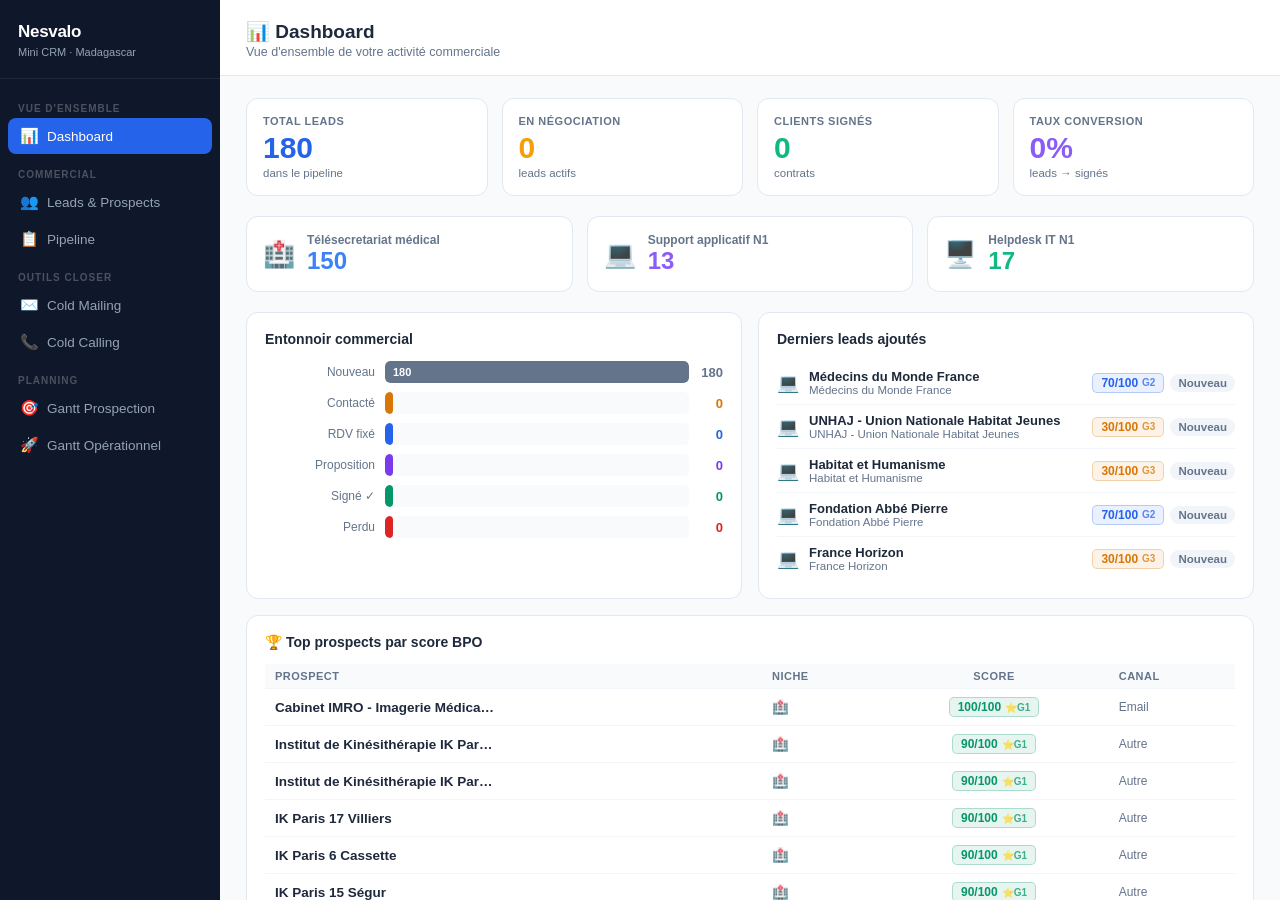
<file: CRM_Vinlo.html>
<!DOCTYPE html>
<html lang="fr">
<head>
    <meta charset="UTF-8">
    <meta name="viewport" content="width=device-width, initial-scale=1.0">
    <title>Nesvalo — Mini CRM</title>
    <style>
        :root {
            --primary: #2563EB;
            --primary-dark: #1D4ED8;
            --sidebar-bg: #0F172A;
            --sidebar-text: #94A3B8;
            --bg: #F8FAFC;
            --surface: #FFFFFF;
            --border: #E2E8F0;
            --text: #1E293B;
            --text-muted: #64748B;
            --success: #10B981;
            --warning: #F59E0B;
            --danger: #EF4444;
        }

        * { margin: 0; padding: 0; box-sizing: border-box; }

        body {
            font-family: -apple-system, BlinkMacSystemFont, 'Segoe UI', Roboto, sans-serif;
            background: var(--bg);
            color: var(--text);
            height: 100vh;
            overflow: hidden;
        }

        .app { display: flex; height: 100vh; }

        /* ── Sidebar ── */
        .sidebar {
            width: 220px;
            min-width: 220px;
            background: var(--sidebar-bg);
            display: flex;
            flex-direction: column;
        }

        .sidebar-logo {
            padding: 22px 18px 18px;
            border-bottom: 1px solid rgba(255,255,255,0.07);
        }

        .sidebar-logo h1 { font-size: 17px; font-weight: 800; color: #fff; letter-spacing: -0.3px; }
        .sidebar-logo span { font-size: 11px; color: var(--sidebar-text); }

        .sidebar-nav { flex: 1; padding: 10px 8px; overflow-y: auto; }

        .nav-section {
            font-size: 10px;
            font-weight: 700;
            text-transform: uppercase;
            letter-spacing: 1px;
            color: rgba(255,255,255,0.25);
            padding: 14px 10px 4px;
        }

        .nav-item {
            display: flex;
            align-items: center;
            gap: 9px;
            padding: 9px 12px;
            border-radius: 8px;
            cursor: pointer;
            color: var(--sidebar-text);
            font-size: 13.5px;
            font-weight: 500;
            transition: all 0.12s;
            margin-bottom: 1px;
        }
        .nav-item:hover { background: rgba(255,255,255,0.06); color: #fff; }
        .nav-item.active { background: var(--primary); color: #fff; }
        .nav-item .ic { font-size: 15px; width: 18px; text-align: center; }

        /* ── Main ── */
        .main { flex: 1; overflow: hidden; display: flex; flex-direction: column; }

        .section { display: none; flex-direction: column; height: 100%; overflow: hidden; }
        .section.active { display: flex; }

        .section-header {
            padding: 20px 26px 16px;
            border-bottom: 1px solid var(--border);
            background: var(--surface);
            display: flex;
            align-items: center;
            justify-content: space-between;
            flex-shrink: 0;
        }
        .section-header h2 { font-size: 19px; font-weight: 700; }
        .section-header p { font-size: 12.5px; color: var(--text-muted); margin-top: 2px; }

        .section-body { flex: 1; padding: 22px 26px; overflow-y: auto; }

        /* ── Buttons ── */
        .btn {
            display: inline-flex;
            align-items: center;
            gap: 5px;
            padding: 8px 16px;
            border-radius: 8px;
            font-size: 13.5px;
            font-weight: 600;
            cursor: pointer;
            border: none;
            transition: all 0.12s;
            white-space: nowrap;
        }
        .btn-primary { background: var(--primary); color: #fff; }
        .btn-primary:hover { background: var(--primary-dark); }
        .btn-ghost { background: transparent; color: var(--text-muted); border: 1px solid var(--border); }
        .btn-ghost:hover { background: var(--bg); }
        .btn-danger-soft { background: #FEF2F2; color: #DC2626; border: 1px solid #FECACA; }
        .btn-sm { padding: 5px 10px; font-size: 12px; }

        /* ── Stats ── */
        .stats-grid {
            display: grid;
            grid-template-columns: repeat(4, 1fr);
            gap: 14px;
            margin-bottom: 20px;
        }
        .stat-card {
            background: var(--surface);
            border: 1px solid var(--border);
            border-radius: 12px;
            padding: 16px;
        }
        .stat-card .lbl { font-size: 11px; color: var(--text-muted); font-weight: 600; text-transform: uppercase; letter-spacing: 0.5px; }
        .stat-card .val { font-size: 30px; font-weight: 800; margin: 4px 0 2px; }
        .stat-card .sub { font-size: 11.5px; color: var(--text-muted); }

        /* ── Niche cards ── */
        .niche-grid { display: grid; grid-template-columns: repeat(3, 1fr); gap: 14px; margin-bottom: 20px; }
        .niche-card { background: var(--surface); border: 1px solid var(--border); border-radius: 12px; padding: 16px; display: flex; align-items: center; gap: 12px; }
        .niche-icon { font-size: 26px; }
        .niche-lbl { font-size: 12px; font-weight: 600; color: var(--text-muted); }
        .niche-val { font-size: 24px; font-weight: 800; }

        /* ── Dashboard bottom grid ── */
        .dash-grid { display: grid; grid-template-columns: 1fr 1fr; gap: 16px; }
        .dash-panel { background: var(--surface); border: 1px solid var(--border); border-radius: 12px; padding: 18px; }
        .dash-panel h3 { font-size: 14px; font-weight: 700; margin-bottom: 14px; }

        /* Pipeline funnel */
        .funnel-row { display: flex; align-items: center; gap: 10px; margin-bottom: 9px; }
        .funnel-lbl { width: 110px; font-size: 12px; font-weight: 500; text-align: right; color: var(--text-muted); }
        .funnel-track { flex: 1; height: 22px; background: var(--bg); border-radius: 5px; overflow: hidden; }
        .funnel-fill { height: 100%; border-radius: 5px; display: flex; align-items: center; padding-left: 8px; font-size: 11px; font-weight: 700; color: #fff; min-width: 8px; }
        .funnel-num { width: 24px; font-size: 13px; font-weight: 700; text-align: right; }

        /* Recent leads list */
        .recent-row { display: flex; align-items: center; gap: 10px; padding: 8px 0; border-bottom: 1px solid #F1F5F9; }
        .recent-row:last-child { border-bottom: none; }

        /* ── Table ── */
        .table-container { background: var(--surface); border: 1px solid var(--border); border-radius: 12px; overflow: hidden; }
        .table-toolbar { padding: 12px 14px; border-bottom: 1px solid var(--border); display: flex; gap: 8px; align-items: center; flex-wrap: wrap; }
        .search-input { flex: 1; min-width: 160px; padding: 7px 12px; border: 1px solid var(--border); border-radius: 8px; font-size: 13.5px; outline: none; }
        .search-input:focus { border-color: var(--primary); }
        .filter-sel { padding: 7px 10px; border: 1px solid var(--border); border-radius: 8px; font-size: 13px; background: #fff; cursor: pointer; outline: none; }
        .filter-sel:focus { border-color: var(--primary); }
        table { width: 100%; border-collapse: collapse; }
        th { background: var(--bg); padding: 9px 14px; text-align: left; font-size: 11px; font-weight: 700; color: var(--text-muted); text-transform: uppercase; letter-spacing: 0.5px; }
        td { padding: 11px 14px; font-size: 13.5px; border-top: 1px solid var(--border); vertical-align: middle; }
        tr:hover td { background: #FAFBFC; }
        .no-data { text-align: center; padding: 40px; color: var(--text-muted); font-size: 14px; }
        .icon-btn { background: none; border: none; cursor: pointer; padding: 4px 6px; border-radius: 6px; font-size: 15px; color: var(--text-muted); transition: all 0.12s; }
        .icon-btn:hover { background: var(--bg); color: var(--text); }

        /* ── Badge ── */
        .badge { display: inline-flex; align-items: center; gap: 3px; padding: 3px 8px; border-radius: 20px; font-size: 11.5px; font-weight: 600; }

        /* ── Kanban ── */
        .kanban-board { display: flex; gap: 14px; overflow-x: auto; padding-bottom: 16px; }
        .kanban-col { min-width: 190px; max-width: 210px; background: var(--bg); border-radius: 12px; padding: 12px; border: 1px solid var(--border); flex-shrink: 0; }
        .kanban-col-hd { display: flex; align-items: center; justify-content: space-between; margin-bottom: 10px; }
        .kanban-col-title { font-size: 13px; font-weight: 700; }
        .kanban-count { background: var(--border); border-radius: 20px; padding: 2px 8px; font-size: 11px; font-weight: 700; }
        .kanban-card { background: var(--surface); border: 1px solid var(--border); border-radius: 8px; padding: 10px 12px; margin-bottom: 7px; cursor: pointer; transition: all 0.12s; }
        .kanban-card:hover { border-color: var(--primary); box-shadow: 0 2px 8px rgba(37,99,235,0.1); }
        .kanban-card-name { font-size: 12.5px; font-weight: 700; margin-bottom: 3px; }
        .kanban-card-struct { font-size: 11.5px; color: var(--text-muted); }
        .kanban-empty { text-align: center; padding: 14px; font-size: 12px; color: #CBD5E1; }

        /* ── Modal ── */
        .modal-overlay { display: none; position: fixed; inset: 0; background: rgba(0,0,0,0.5); z-index: 100; align-items: center; justify-content: center; }
        .modal-overlay.open { display: flex; }
        .modal { background: #fff; border-radius: 16px; padding: 26px; width: 530px; max-width: 95vw; max-height: 90vh; overflow-y: auto; box-shadow: 0 20px 60px rgba(0,0,0,0.2); }
        .modal-hd { display: flex; align-items: center; justify-content: space-between; margin-bottom: 18px; }
        .modal-hd h3 { font-size: 17px; font-weight: 700; }
        .modal-close { background: none; border: none; font-size: 20px; cursor: pointer; color: var(--text-muted); padding: 2px; }
        .form-group { margin-bottom: 14px; }
        .form-group label { display: block; font-size: 12.5px; font-weight: 700; color: var(--text); margin-bottom: 5px; }
        .form-group input, .form-group select, .form-group textarea {
            width: 100%; padding: 8px 12px; border: 1px solid var(--border); border-radius: 8px; font-size: 13.5px; outline: none; font-family: inherit; background: #fff;
        }
        .form-group input:focus, .form-group select:focus, .form-group textarea:focus { border-color: var(--primary); box-shadow: 0 0 0 3px rgba(37,99,235,0.08); }
        .form-group textarea { min-height: 72px; resize: vertical; }
        .form-row { display: grid; grid-template-columns: 1fr 1fr; gap: 12px; }
        .modal-actions { display: flex; gap: 8px; justify-content: flex-end; margin-top: 20px; padding-top: 14px; border-top: 1px solid var(--border); }
        .warn-box { background: #FEF2F2; border: 1px solid #FECACA; border-radius: 8px; padding: 10px 14px; font-size: 12.5px; color: #991B1B; margin-bottom: 14px; }

        /* ── Gantt ── */
        .gantt-container { background: var(--surface); border: 1px solid var(--border); border-radius: 12px; overflow: hidden; }
        .gantt-toolbar { padding: 11px 16px; border-bottom: 1px solid var(--border); display: flex; align-items: center; gap: 12px; flex-wrap: wrap; }
        .gantt-legend { display: flex; align-items: center; gap: 14px; font-size: 12px; color: var(--text-muted); margin-left: auto; }
        .gantt-legend-dot { width: 11px; height: 11px; border-radius: 3px; display: inline-block; }
        .gantt-wrapper { overflow-x: auto; }
        .gantt-table { display: flex; min-width: 860px; }
        .gantt-labels { width: 230px; min-width: 230px; border-right: 1px solid var(--border); }
        .gantt-timeline { flex: 1; position: relative; }

        .gantt-hd-cell { height: 38px; background: var(--bg); border-bottom: 1px solid var(--border); }
        .gantt-hd-labels { height: 38px; background: var(--bg); border-bottom: 1px solid var(--border); display: flex; align-items: center; padding: 0 16px; font-size: 11px; font-weight: 700; color: var(--text-muted); text-transform: uppercase; }

        .gantt-header { position: relative; height: 38px; background: var(--bg); border-bottom: 1px solid var(--border); }

        .gantt-label-row { height: 46px; display: flex; align-items: center; padding: 0 16px; border-bottom: 1px solid #F1F5F9; font-size: 13px; }
        .gantt-label-row:last-child { border-bottom: none; }
        .gantt-data-row { height: 46px; position: relative; border-bottom: 1px solid #F1F5F9; }
        .gantt-data-row:last-child { border-bottom: none; }

        .gantt-bar {
            position: absolute;
            top: 50%;
            transform: translateY(-50%);
            height: 22px;
            border-radius: 5px;
            display: flex;
            align-items: center;
            padding: 0 7px;
            font-size: 10.5px;
            font-weight: 700;
            color: #fff;
            white-space: nowrap;
            overflow: hidden;
            cursor: pointer;
            transition: opacity 0.12s, box-shadow 0.12s;
            box-shadow: 0 1px 3px rgba(0,0,0,0.15);
        }
        .gantt-bar:hover { opacity: 0.85; box-shadow: 0 2px 6px rgba(0,0,0,0.2); }

        .gantt-today-line {
            position: absolute;
            top: 0;
            bottom: 0;
            width: 2px;
            background: #EF4444;
            z-index: 10;
            pointer-events: none;
        }
        .gantt-today-line::after {
            content: 'Aujourd\'hui';
            position: absolute;
            top: 2px;
            left: 4px;
            font-size: 9.5px;
            color: #EF4444;
            font-weight: 700;
            white-space: nowrap;
            background: rgba(255,255,255,0.9);
            padding: 1px 3px;
            border-radius: 3px;
        }

        .gantt-month-tick {
            position: absolute;
            top: 0; bottom: 0;
            width: 1px;
            background: #E2E8F0;
            pointer-events: none;
        }

        .gantt-add-row-btn {
            position: absolute;
            right: 6px;
            top: 50%;
            transform: translateY(-50%);
            background: var(--primary);
            color: #fff;
            border: none;
            border-radius: 4px;
            width: 20px;
            height: 20px;
            font-size: 16px;
            line-height: 1;
            cursor: pointer;
            display: flex;
            align-items: center;
            justify-content: center;
            opacity: 0;
            transition: opacity 0.12s;
        }
        .gantt-data-row:hover .gantt-add-row-btn { opacity: 1; }

        /* Scrollbar */
        ::-webkit-scrollbar { width: 5px; height: 5px; }
        ::-webkit-scrollbar-track { background: transparent; }
        ::-webkit-scrollbar-thumb { background: #CBD5E1; border-radius: 3px; }

        /* ── Score BPO ── */
        .score-badge {
            display: inline-flex;
            align-items: center;
            justify-content: center;
            width: 36px;
            height: 22px;
            border-radius: 6px;
            font-size: 12px;
            font-weight: 800;
            letter-spacing: -0.3px;
        }
        .score-1,.score-2,.score-3 { background:#FEE2E2; color:#DC2626; }
        .score-4,.score-5,.score-6 { background:#FEF3C7; color:#D97706; }
        .score-7,.score-8          { background:#DBEAFE; color:#2563EB; }
        .score-9,.score-10         { background:#D1FAE5; color:#059669; }
        .score-0                   { background:#F1F5F9; color:#94A3B8; }

        .score-bar { display:flex; gap:2px; align-items:center; }
        .score-pip { width:6px; height:6px; border-radius:2px; }

        /* Sort indicator */
        th.sortable { cursor:pointer; user-select:none; }
        th.sortable:hover { color:#1E293B; }
        th.sort-asc::after  { content:' ↑'; }
        th.sort-desc::after { content:' ↓'; }

        /* ── Cold Mailing ── */
        .mail-layout { display: grid; grid-template-columns: 360px 1fr; gap: 16px; height: 100%; }
        .mail-panel { background: var(--surface); border: 1px solid var(--border); border-radius: 12px; padding: 16px; display: flex; flex-direction: column; min-height: 0; }
        .mail-panel h3 { font-size: 14px; font-weight: 700; margin-bottom: 12px; display:flex; align-items:center; gap:6px; }
        .mail-field { margin-bottom: 12px; }
        .mail-field label { display:block; font-size:11.5px; font-weight:700; color:var(--text-muted); text-transform:uppercase; letter-spacing:.5px; margin-bottom:5px; }
        .mail-field input, .mail-field select, .mail-field textarea { width:100%; padding:8px 11px; border:1px solid var(--border); border-radius:8px; font-size:13px; font-family:inherit; outline:none; background:#fff; }
        .mail-field input:focus, .mail-field select:focus, .mail-field textarea:focus { border-color: var(--primary); box-shadow: 0 0 0 3px rgba(37,99,235,0.08); }
        .mail-field textarea { min-height:90px; resize:vertical; }
        .mail-lead-pick { max-height: 280px; overflow-y: auto; border: 1px solid var(--border); border-radius: 8px; }
        .mail-lead-row { padding: 8px 12px; border-bottom: 1px solid #F1F5F9; cursor: pointer; font-size: 12.5px; }
        .mail-lead-row:last-child { border-bottom:none; }
        .mail-lead-row:hover { background: #F8FAFC; }
        .mail-lead-row.sel { background: #EFF6FF; border-left: 3px solid var(--primary); padding-left: 9px; }
        .mail-lead-row .nm { font-weight: 700; }
        .mail-lead-row .st { font-size: 11px; color: var(--text-muted); margin-top: 1px; }
        .mail-preview { flex:1; background:#F8FAFC; border:1px dashed var(--border); border-radius:10px; padding:18px; overflow-y:auto; font-size:13.5px; line-height:1.65; white-space:pre-wrap; min-height:300px; }
        .mail-preview .h-from { font-size:12px; color:var(--text-muted); margin-bottom:4px; }
        .mail-preview .h-sub { font-size:15px; font-weight:700; color:var(--text); margin-bottom:14px; padding-bottom:10px; border-bottom:1px solid var(--border); }
        .mail-tpl-tag { display:inline-block; padding:2px 7px; border-radius:4px; background:#EFF6FF; color:#1D4ED8; font-size:10.5px; font-weight:700; margin-left:4px; }
        .var-chip { display:inline-flex; align-items:center; padding:2px 7px; border-radius:5px; background:#F1F5F9; color:var(--text); font-size:11px; font-weight:600; margin:2px 3px 2px 0; cursor:pointer; }
        .var-chip:hover { background:#E2E8F0; }
        .mail-actions { display:flex; gap:8px; margin-top:12px; flex-wrap:wrap; }

        /* ── Cold Calling ── */
        .call-layout { display: grid; grid-template-columns: 300px 1fr; gap: 16px; }
        .call-sidebar { background: var(--surface); border: 1px solid var(--border); border-radius: 12px; padding: 14px; }
        .call-step-btn { width: 100%; text-align: left; padding: 11px 13px; border-radius: 8px; border: 1px solid var(--border); background: #fff; margin-bottom: 6px; cursor: pointer; font-size: 13px; font-weight: 600; color: var(--text); display: flex; align-items: center; gap: 8px; transition: all 0.12s; }
        .call-step-btn:hover { background: #F8FAFC; }
        .call-step-btn.active { background: var(--primary); color: #fff; border-color: var(--primary); }
        .call-step-btn .num { width: 22px; height: 22px; border-radius: 50%; background: rgba(0,0,0,0.06); display:flex; align-items:center; justify-content:center; font-size: 11px; font-weight: 700; }
        .call-step-btn.active .num { background: rgba(255,255,255,0.25); }
        .call-main { background: var(--surface); border: 1px solid var(--border); border-radius: 12px; padding: 22px; min-height: 500px; }
        .call-main h3 { font-size: 17px; font-weight: 800; margin-bottom: 4px; }
        .call-main .step-sub { font-size: 12.5px; color: var(--text-muted); margin-bottom: 18px; }
        .script-box { background: #F0F9FF; border-left: 4px solid #0EA5E9; padding: 14px 18px; border-radius: 0 8px 8px 0; font-size: 14.5px; line-height: 1.7; color: #0C4A6E; margin-bottom: 14px; font-style: italic; }
        .script-box strong { font-style: normal; color: #075985; }
        .tip-box { background: #FEFCE8; border-left: 4px solid #EAB308; padding: 10px 14px; border-radius: 0 8px 8px 0; font-size: 12.5px; line-height: 1.55; color: #713F12; margin-bottom: 14px; }
        .tip-box::before { content: '💡 '; }
        .danger-box { background: #FEF2F2; border-left: 4px solid #EF4444; padding: 10px 14px; border-radius: 0 8px 8px 0; font-size: 12.5px; line-height: 1.55; color: #7F1D1D; margin-bottom: 14px; }
        .danger-box::before { content: '⚠️ '; }
        .objection-card { background: #fff; border: 1px solid var(--border); border-radius: 10px; padding: 14px 16px; margin-bottom: 10px; }
        .objection-card .obj-q { font-weight: 700; font-size: 13.5px; color: var(--danger); margin-bottom: 8px; }
        .objection-card .obj-q::before { content: '🗣 '; }
        .objection-card .obj-a { font-size: 13px; line-height: 1.6; color: var(--text); }
        .objection-card .obj-a strong { color: var(--primary); }
        .branch-tree { margin-left: 18px; border-left: 2px solid #E2E8F0; padding-left: 14px; margin-top: 10px; }
        .branch { padding: 8px 0; font-size: 12.5px; }
        .branch .b-resp { color: var(--text-muted); font-style: italic; margin-bottom: 3px; }
        .branch .b-act { color: var(--primary); font-weight: 600; }
        .niche-tabs { display: flex; gap: 6px; margin-bottom: 14px; }
        .niche-tab { padding: 7px 14px; border-radius: 8px; border: 1px solid var(--border); background: #fff; cursor: pointer; font-size: 13px; font-weight: 600; }
        .niche-tab.active { background: var(--primary); color: #fff; border-color: var(--primary); }
        .train-toggle { display:inline-flex; align-items:center; gap:6px; padding:6px 12px; border-radius:20px; background:#FEF3C7; color:#92400E; font-size:12px; font-weight:700; cursor:pointer; border:1px solid #FCD34D; }
        .train-toggle.on { background:#10B981; color:#fff; border-color:#10B981; }
        .train-hidden { filter: blur(5px); user-select: none; transition: filter 0.2s; cursor: pointer; }
        .train-hidden:hover { filter: blur(0); }
    </style>
</head>
<body>
<div class="app">

    <!-- SIDEBAR -->
    <nav class="sidebar">
        <div class="sidebar-logo">
            <h1>Nesvalo</h1>
            <span>Mini CRM · Madagascar</span>
        </div>
        <div class="sidebar-nav">
            <div class="nav-section">Vue d'ensemble</div>
            <div class="nav-item active" data-sec="dashboard"><span class="ic">📊</span> Dashboard</div>

            <div class="nav-section">Commercial</div>
            <div class="nav-item" data-sec="leads"><span class="ic">👥</span> Leads & Prospects</div>
            <div class="nav-item" data-sec="pipeline"><span class="ic">📋</span> Pipeline</div>

            <div class="nav-section">Outils Closer</div>
            <div class="nav-item" data-sec="mailing"><span class="ic">✉️</span> Cold Mailing</div>
            <div class="nav-item" data-sec="calling"><span class="ic">📞</span> Cold Calling</div>

            <div class="nav-section">Planning</div>
            <div class="nav-item" data-sec="gantt-prosp"><span class="ic">🎯</span> Gantt Prospection</div>
            <div class="nav-item" data-sec="gantt-oper"><span class="ic">🚀</span> Gantt Opérationnel</div>
        </div>
    </nav>

    <!-- MAIN -->
    <main class="main">

        <!-- DASHBOARD -->
        <section id="dashboard" class="section active">
            <div class="section-header">
                <div><h2>📊 Dashboard</h2><p>Vue d'ensemble de votre activité commerciale</p></div>
            </div>
            <div class="section-body" id="dash-body"></div>
        </section>

        <!-- LEADS -->
        <section id="leads" class="section">
            <div class="section-header">
                <div><h2>👥 Leads & Prospects</h2><p>Gérez tous vos contacts commerciaux</p></div>
                <button class="btn btn-primary" onclick="openLeadModal()">+ Ajouter un lead</button>
            </div>
            <div class="section-body">
                <div class="table-container">
                    <div class="table-toolbar">
                        <input type="text" class="search-input" id="search-leads" placeholder="🔍 Rechercher…" oninput="renderLeads()">
                        <select class="filter-sel" id="fil-niche" onchange="renderLeads()">
                            <option value="">Toutes niches</option>
                            <option value="telemed">🏥 Télésecretariat médical</option>
                            <option value="support-n1">💻 Support applicatif N1</option>
                            <option value="helpdesk-n1">🖥️ Helpdesk IT N1</option>
                        </select>
                        <select class="filter-sel" id="fil-statut" onchange="renderLeads()">
                            <option value="">Tous statuts</option>
                            <option value="nouveau">Nouveau</option>
                            <option value="contacte">Contacté</option>
                            <option value="rdv">RDV fixé</option>
                            <option value="proposition">Proposition</option>
                            <option value="signe">Signé</option>
                            <option value="perdu">Perdu</option>
                        </select>
                    </div>
                    <div id="leads-tbl"></div>
                </div>
            </div>
        </section>

        <!-- PIPELINE -->
        <section id="pipeline" class="section">
            <div class="section-header">
                <div><h2>📋 Pipeline Commercial</h2><p>Vue Kanban par étape de vente</p></div>
            </div>
            <div class="section-body">
                <div class="kanban-board" id="kanban"></div>
            </div>
        </section>

        <!-- COLD MAILING -->
        <section id="mailing" class="section">
            <div class="section-header">
                <div><h2>✉️ Cold Mailing</h2><p>Rédige des emails personnalisés par destinataire, avec preview avant envoi</p></div>
            </div>
            <div class="section-body">
                <div class="mail-layout">

                    <!-- LEFT: Lead picker + template + variables -->
                    <div style="display:flex; flex-direction:column; gap:14px; min-height:0; overflow-y:auto;">

                        <div class="mail-panel">
                            <h3>1. Choisir le destinataire</h3>
                            <div class="mail-field">
                                <input type="text" id="mail-search" placeholder="🔍 Filtrer par nom / structure…" oninput="renderMailLeadList()">
                            </div>
                            <div class="mail-field">
                                <select id="mail-niche-fil" onchange="renderMailLeadList()">
                                    <option value="">Toutes niches</option>
                                    <option value="telemed">🏥 Télésecretariat médical</option>
                                    <option value="support-n1">💻 Support applicatif N1</option>
                                    <option value="helpdesk-n1">🖥️ Helpdesk IT N1</option>
                                </select>
                            </div>
                            <div class="mail-lead-pick" id="mail-lead-list"></div>
                        </div>

                        <div class="mail-panel">
                            <h3 style="display:flex; justify-content:space-between; align-items:center;">
                                <span>2. Template</span>
                                <button type="button" class="btn btn-sm btn-ghost" onclick="openTemplateEditModal()" style="font-size:12px;">✏️ Éditer</button>
                            </h3>
                            <div class="mail-field">
                                <label>Modèle d'email</label>
                                <select id="mail-tpl" onchange="renderMailPreview()"></select>
                            </div>
                            <div class="mail-field">
                                <label>Objet</label>
                                <input type="text" id="mail-subject" oninput="renderMailPreview()">
                            </div>
                            <div class="mail-field">
                                <label>Variables détectées <span style="font-weight:500;text-transform:none;color:#94A3B8;font-size:11px">— clic pour insérer</span></label>
                                <div id="mail-vars"></div>
                            </div>
                            <div class="mail-field">
                                <label>Corps du message</label>
                                <textarea id="mail-body" rows="10" oninput="renderMailPreview()"></textarea>
                            </div>
                        </div>

                        <div class="mail-panel">
                            <h3>3. Signature</h3>
                            <div class="mail-field">
                                <label>Nom &amp; rôle</label>
                                <input type="text" id="mail-sig-name" value="Valérien — Directeur Nesvalo" oninput="renderMailPreview()">
                            </div>
                            <div class="mail-field">
                                <label>Coordonnées</label>
                                <input type="text" id="mail-sig-contact" value="valerienrk@gmail.com · +261 XX XXX XX" oninput="renderMailPreview()">
                            </div>
                        </div>
                    </div>

                    <!-- RIGHT: Preview -->
                    <div class="mail-panel" style="min-height:0;">
                        <h3>👁️ Aperçu <span id="mail-tpl-tag" class="mail-tpl-tag"></span></h3>
                        <div class="mail-preview" id="mail-preview"></div>
                        <div class="mail-actions">
                            <button class="btn btn-primary" onclick="copyMail()">📋 Copier le texte</button>
                            <button class="btn btn-ghost" onclick="openMailClient()">📨 Ouvrir dans mail</button>
                            <button class="btn btn-ghost" onclick="markMailSent()">✓ Marquer comme envoyé</button>
                        </div>
                    </div>

                </div>
            </div>
        </section>

        <!-- COLD CALLING -->
        <section id="calling" class="section">
            <div class="section-header">
                <div><h2>📞 Cold Calling</h2><p>Scripts d'entraînement et arbre de réponses pour débutant closer</p></div>
                <div style="display:flex; gap:8px; align-items:center;">
                    <button class="train-toggle" id="train-btn" onclick="toggleTrainMode()">🎓 Mode entraînement</button>
                </div>
            </div>
            <div class="section-body">
                <div class="niche-tabs" id="call-niche-tabs"></div>
                <div class="call-layout">
                    <div class="call-sidebar" id="call-steps"></div>
                    <div class="call-main" id="call-main"></div>
                </div>
            </div>
        </section>

        <!-- GANTT PROSPECTION -->
        <section id="gantt-prosp" class="section">
            <div class="section-header">
                <div><h2>🎯 Gantt Prospection</h2><p>Planification des actions commerciales par lead</p></div>
                <button class="btn btn-primary" onclick="openTaskModal('prosp')">+ Planifier une action</button>
            </div>
            <div class="section-body">
                <div class="gantt-container" id="gc-prosp"></div>
            </div>
        </section>

        <!-- GANTT OPÉRATIONNEL -->
        <section id="gantt-oper" class="section">
            <div class="section-header">
                <div><h2>🚀 Gantt Opérationnel</h2><p>Suivi des déploiements clients signés</p></div>
                <button class="btn btn-primary" onclick="openTaskModal('oper')">+ Planifier une phase</button>
            </div>
            <div class="section-body">
                <div class="gantt-container" id="gc-oper"></div>
            </div>
        </section>

    </main>
</div>

<!-- ====== LEAD MODAL ====== -->
<div class="modal-overlay" id="lead-overlay" onclick="if(event.target===this)closeLeadModal()">
    <div class="modal" onclick="event.stopPropagation()">
        <div class="modal-hd">
            <h3 id="lead-modal-title">Ajouter un lead</h3>
            <button class="modal-close" onclick="closeLeadModal()">✕</button>
        </div>
        <form id="lead-form" onsubmit="saveLead(event)">
            <input type="hidden" id="f-lid">
            <div class="form-row">
                <div class="form-group"><label>Nom du contact *</label><input id="f-nom" required placeholder="Dr. Claire Fontaine"></div>
                <div class="form-group"><label>Structure / Cabinet *</label><input id="f-struct" required placeholder="Cabinet Fontaine & Assoc."></div>
            </div>
            <div class="form-row">
                <div class="form-group">
                    <label>Niche *</label>
                    <select id="f-niche" required>
                        <option value="">Choisir…</option>
                        <option value="telemed">🏥 Télésecretariat médical</option>
                        <option value="support-n1">💻 Support applicatif N1</option>
                        <option value="helpdesk-n1">🖥️ Helpdesk IT N1</option>
                    </select>
                </div>
                <div class="form-group">
                    <label>Canal d'acquisition *</label>
                    <select id="f-canal" required>
                        <option value="">Choisir…</option>
                        <option>LinkedIn</option>
                        <option>Email</option>
                        <option>Appel entrant</option>
                        <option>Recommandation</option>
                        <option>Salon / Événement</option>
                        <option>Autre</option>
                    </select>
                </div>
            </div>
            <div class="form-row">
                <div class="form-group">
                    <label>Statut *</label>
                    <select id="f-statut" required>
                        <option value="nouveau">Nouveau</option>
                        <option value="contacte">Contacté</option>
                        <option value="rdv">RDV fixé</option>
                        <option value="proposition">Proposition envoyée</option>
                        <option value="signe">Signé ✓</option>
                        <option value="perdu">Perdu</option>
                    </select>
                </div>
                <div class="form-group"><label>Date 1er contact</label><input type="date" id="f-date"></div>
            </div>
            <div class="form-row">
                <div class="form-group"><label>Email</label><input type="email" id="f-email" placeholder="jean@cabinet.fr"></div>
                <div class="form-group"><label>Téléphone</label><input id="f-tel" placeholder="+33 6 12 34 56 78"></div>
            </div>
            <div class="form-group">
                <label>Opérateur actuel <span style="font-weight:400;color:#94A3B8;font-size:11px">— ex: Serenity, Médicalphone, BPO central Dentego…</span></label>
                <input id="f-operateur" placeholder="Laisser vide si inconnu">
            </div>
            <div id="f-score-display" style="font-size:12px;color:#64748B;background:#F8FAFC;border:1px solid #E2E8F0;border-radius:8px;padding:8px 12px;margin-bottom:4px"></div>
            <div class="form-group"><label>Notes</label><textarea id="f-notes" placeholder="Informations complémentaires…"></textarea></div>
            <div id="lead-decideur-section" style="display:none;background:#F8FAFC;border:1px solid #E2E8F0;border-radius:10px;padding:12px 14px;margin-bottom:12px">
                <div style="font-size:11px;font-weight:700;text-transform:uppercase;color:#94A3B8;letter-spacing:.5px;margin-bottom:10px">Décideurs identifiés</div>
                <div id="lead-decideur1-display"></div>
                <div id="lead-decideur2-display"></div>
            </div>
            <div class="modal-actions">
                <button type="button" class="btn btn-danger-soft btn-sm" id="del-lead-btn" style="display:none;margin-right:auto" onclick="deleteLead()">🗑 Supprimer</button>
                <button type="button" class="btn btn-ghost" onclick="closeLeadModal()">Annuler</button>
                <button type="submit" class="btn btn-primary">Enregistrer</button>
            </div>
        </form>
    </div>
</div>

<!-- ====== TEMPLATE EDIT MODAL ====== -->
<div class="modal-overlay" id="tpl-overlay" onclick="if(event.target===this)closeTemplateModal()">
    <div class="modal" onclick="event.stopPropagation()">
        <div class="modal-hd">
            <h3>Éditer le template</h3>
            <button class="modal-close" onclick="closeTemplateModal()">✕</button>
        </div>
        <form id="tpl-form" onsubmit="saveTemplate(event)">
            <input type="hidden" id="tpl-edit-id">
            <div class="form-group">
                <label>Nom du template</label>
                <input id="tpl-edit-name" required placeholder="Ex: Découverte — appels manqués">
            </div>
            <div class="form-group">
                <label>Objet de l'email</label>
                <input id="tpl-edit-subject" required placeholder="{prenom}, vos appels gérés">
            </div>
            <div class="form-group">
                <label>Corps du message</label>
                <textarea id="tpl-edit-body" required style="min-height:200px;"></textarea>
            </div>
            <div class="form-group" style="font-size:11.5px;color:#64748B;background:#F1F5F9;padding:10px;border-radius:8px;">
                <strong>Variables disponibles :</strong> {prenom}, {nom}, {nom_complet}, {structure}, {ville_dept}, {email}, {tel}, {niche}
            </div>
            <div class="modal-actions">
                <button type="button" class="btn btn-danger-soft btn-sm" id="reset-tpl-btn" style="margin-right:auto" onclick="resetTemplate()">↺ Réinitialiser</button>
                <button type="button" class="btn btn-ghost" onclick="closeTemplateModal()">Annuler</button>
                <button type="submit" class="btn btn-primary">Enregistrer</button>
            </div>
        </form>
    </div>
</div>

<!-- ====== TASK MODAL ====== -->
<div class="modal-overlay" id="task-overlay" onclick="if(event.target===this)closeTaskModal()">
    <div class="modal" onclick="event.stopPropagation()">
        <div class="modal-hd">
            <h3 id="task-modal-title">Planifier une action</h3>
            <button class="modal-close" onclick="closeTaskModal()">✕</button>
        </div>
        <form id="task-form" onsubmit="saveTask(event)">
            <input type="hidden" id="t-id">
            <input type="hidden" id="t-type">
            <div class="form-group"><label id="t-lead-lbl">Lead / Prospect *</label><select id="t-lead" required></select></div>
            <div class="form-group"><label id="t-action-lbl">Action *</label><select id="t-action" required></select></div>
            <div class="form-row">
                <div class="form-group"><label>Date début *</label><input type="date" id="t-debut" required></div>
                <div class="form-group"><label>Date fin *</label><input type="date" id="t-fin" required></div>
            </div>
            <div class="form-group">
                <label>Statut</label>
                <select id="t-statut">
                    <option value="planifie">📅 Planifié</option>
                    <option value="en-cours">🔄 En cours</option>
                    <option value="fait">✅ Fait</option>
                </select>
            </div>
            <div class="form-group"><label>Notes</label><textarea id="t-notes" placeholder="Détails…"></textarea></div>
            <div class="modal-actions">
                <button type="button" class="btn btn-danger-soft btn-sm" id="del-task-btn" style="display:none;margin-right:auto" onclick="deleteTask()">🗑 Supprimer</button>
                <button type="button" class="btn btn-ghost" onclick="closeTaskModal()">Annuler</button>
                <button type="submit" class="btn btn-primary">Enregistrer</button>
            </div>
        </form>
    </div>
</div>

<script>

// ─── SORT STATE ───────────────────────────────────────────────
let sortField = 'score';
let sortDir   = 'desc';

function calculateScore(lead) {
    let s = 0;
    if (lead.operateur && lead.operateur.trim()) s += 40;
    if (lead.multisite) s += 30;
    if (lead.specialiteFlux) s += 20;
    if ((lead.praticiens || 0) >= 5) s += 20;
    else if ((lead.praticiens || 0) >= 3) s += 10;
    if (lead.desertMedical) s += 15;
    if (lead.accessibiliteNegative) s += 15;
    if (lead.doctolibSansRDV) s += 10;
    if (lead.secretariatInterneLimite) s += 5;
    return Math.min(s, 100);
}

function getGroupe(score) {
    const s = score || 0;
    if (s >= 80) return 1;
    if (s >= 50) return 2;
    if (s >= 20) return 3;
    return 4;
}

function scoreBadge(score) {
    const s = score || 0;
    if (s <= 0) return '<span style="color:#94A3B8;font-size:12px">—</span>';
    const g = getGroupe(s);
    const color = scoreColor(s);
    const gLabel = g === 1 ? '⭐G1' : 'G' + g;
    return `<span style="display:inline-flex;align-items:center;gap:4px;background:${color}18;color:${color};border:1px solid ${color}44;border-radius:5px;padding:2px 8px;font-size:12px;font-weight:700;white-space:nowrap" title="Score BPO: ${s}/100 — Groupe ${g}">${s}/100 <span style="font-size:10px;opacity:0.75">${gLabel}</span></span>`;
}

function scoreColor(score) {
    const s = score || 0;
    if (s >= 80) return '#059669';
    if (s >= 50) return '#2563EB';
    if (s >= 20) return '#D97706';
    return '#94A3B8';
}

// ─── CONSTANTS ────────────────────────────────────────────────
const NICHES = {
    'telemed':     { label: 'Télésecretariat médical', icon: '🏥', color: '#3B82F6' },
    'support-n1':  { label: 'Support applicatif N1',   icon: '💻', color: '#8B5CF6' },
    'helpdesk-n1': { label: 'Helpdesk IT N1',          icon: '🖥️', color: '#10B981' }
};

const STATUTS = {
    'nouveau':     { label: 'Nouveau',            color: '#64748B', bg: '#F1F5F9' },
    'contacte':    { label: 'Contacté',           color: '#D97706', bg: '#FEF3C7' },
    'rdv':         { label: 'RDV fixé',           color: '#2563EB', bg: '#DBEAFE' },
    'proposition': { label: 'Proposition',        color: '#7C3AED', bg: '#EDE9FE' },
    'signe':       { label: 'Signé ✓',            color: '#059669', bg: '#D1FAE5' },
    'perdu':       { label: 'Perdu',              color: '#DC2626', bg: '#FEE2E2' }
};

const PIPE_ORDER = ['nouveau','contacte','rdv','proposition','signe','perdu'];

const PROSP_ACTIONS = [
    'Appel de prospection','Email de présentation','RDV téléphonique',
    'RDV visio','Envoi de devis','Relance J+7','Relance J+14','Suivi post-RDV'
];

const OPER_PHASES = [
    'Contractualisation','Onboarding','Formation équipe',
    'Tests & Recette','Go-live','Suivi qualité','Bilan mensuel'
];

const C_PROSP = { planifie:'#3B82F6', 'en-cours':'#F59E0B', fait:'#10B981' };
const C_OPER  = { planifie:'#8B5CF6', 'en-cours':'#F59E0B', fait:'#10B981' };

// ─── STORAGE ─────────────────────────────────────────────────
const LS_KEYS = { leads:'vinlo_leads_v4', tp:'vinlo_tp_v4', to:'vinlo_to_v4' };

function load() {
    return {
        leads:  JSON.parse(localStorage.getItem(LS_KEYS.leads) || '[]'),
        tp:     JSON.parse(localStorage.getItem(LS_KEYS.tp)    || '[]'),
        to:     JSON.parse(localStorage.getItem(LS_KEYS.to)    || '[]')
    };
}

function save(d) {
    localStorage.setItem(LS_KEYS.leads, JSON.stringify(d.leads));
    localStorage.setItem(LS_KEYS.tp,    JSON.stringify(d.tp));
    localStorage.setItem(LS_KEYS.to,    JSON.stringify(d.to));
}

function uid() { return Date.now().toString(36) + Math.random().toString(36).slice(2,7); }

// ─── SEED DATA ────────────────────────────────────────────────
(function seedIfEmpty() {
    const d = load();
    if (d.leads.length > 0) return;
    d.leads = [{"id":"l001","nom":"Cabinet Médical Bichat-Confluence (Dr Le Poder, Dr Caron)","structure":"Cabinet Médical Bichat-Confluence (Dr Le Poder, Dr Caron)","niche":"telemed","canal":"Email","statut":"nouveau","dateContact":"","email":"drlepoder@gmail.com","tel":"","score":4,"notes":"Lyon (Rhône (69)) | Secteur 1, 2 médecins, RDV Doctolib | Cabinet 2 médecins, RDV Doctolib + tel direct ; pas de mention secrétariat dédié → probable autogestion"},{"id":"l002","nom":"Centre Mediksanté Lyon","structure":"Centre Mediksanté Lyon","niche":"telemed","canal":"Email","statut":"nouveau","dateContact":"","email":"secretariat-lyon@mediksante.com","tel":"","score":7,"notes":"Lyon (Rhône (69)) | Secrétariat dédié | Centre pluridisciplinaire avec email 'secretariat@' → secrétariat structuré probable (interne ou BPO)"},{"id":"l003","nom":"MSP Fréland","structure":"MSP Fréland","niche":"telemed","canal":"Email","statut":"nouveau","dateContact":"","email":"secretariat@msp-freland.fr","tel":"","score":6,"notes":"Fréland (Haut-Rhin (68)) | Secrétariat 8h-20h L-V | MSP rurale avec secrétariat large amplitude → probable permanence téléphonique locale FR"},{"id":"l004","nom":"Maison de Santé Mathagon","structure":"Maison de Santé Mathagon","niche":"telemed","canal":"Email","statut":"nouveau","dateContact":"","email":"mathagonmsp@gmail.com","tel":"","score":6,"notes":"Paris 18 (Paris (75)) | Maison de santé participative | 10 médecins + paramed, accueillantes mentionnées → infrastructure interne, BPO possible en débordement"},{"id":"l005","nom":"Cabinet IMRO - Imagerie Médicale Rennes Ouest","structure":"Cabinet IMRO - Imagerie Médicale Rennes Ouest","niche":"telemed","canal":"Email","statut":"nouveau","dateContact":"","email":"contact@imro-radiologie-rennes.fr","tel":"","score":8,"notes":"Rennes (Ille-et-Vilaine (35)) | 2 sites - secteur radiologie | Centre radiologie multi-sites - secteur très standardisé, BPO/télésecrétariat quasi-systématique"},{"id":"l006","nom":"Centre de Santé La Roseraie - Anjou Accompagnement","structure":"Centre de Santé La Roseraie - Anjou Accompagnement","niche":"telemed","canal":"Email","statut":"nouveau","dateContact":"","email":"accueil@anjouaccompagnement.fr","tel":"","score":7,"notes":"Angers (Maine-et-Loire (49)) | Centre santé pluri | Centre santé associatif - accueil dédié, probable permanence téléphonique externalisée"},{"id":"l007","nom":"MSPU Saint-Maur-des-Fossés","structure":"MSPU Saint-Maur-des-Fossés","niche":"telemed","canal":"Email","statut":"nouveau","dateContact":"","email":"mspustmaur@hotmail.com","tel":"","score":7,"notes":"Saint-Maur-des-Fossés (Val-de-Marne (94)) | 7 généralistes + paramed. | MSP universitaire, secrétariat 8h-19h - probable BPO ou permanence externe"},{"id":"l008","nom":"Dr Sylvie BOISSON","structure":"Dr Sylvie BOISSON","niche":"telemed","canal":"Email","statut":"nouveau","dateContact":"","email":"boisson_sylvie@yahoo.fr","tel":"","score":2,"notes":"Bonnelles (Yvelines (78)) | Médecin agréé solo | Solo libéral en zone rurale, email Yahoo personnel → probable répondeur + Doctolib, pas de BPO"},{"id":"l009","nom":"Dr Catherine BOSSE","structure":"Dr Catherine BOSSE","niche":"telemed","canal":"Email","statut":"nouveau","dateContact":"","email":"bossecath@orange.fr","tel":"","score":2,"notes":"Buc (Yvelines (78)) | Médecin agréé solo | Solo libéral, email Orange → autogestion classique"},{"id":"l010","nom":"Dr Nicolas RENAUD","structure":"Dr Nicolas RENAUD","niche":"telemed","canal":"Email","statut":"nouveau","dateContact":"","email":"nicolasrenaud78@gmail.com","tel":"","score":3,"notes":"Gargenville (Yvelines (78)) | DU Réparation Juridique | Solo libéral avec spécialité (expertise) → peut justifier un télésec ; à confirmer"},{"id":"l011","nom":"Dr Stéphane CROISILLE","structure":"Dr Stéphane CROISILLE","niche":"telemed","canal":"Email","statut":"nouveau","dateContact":"","email":"stephane.croisille@hotmail.fr","tel":"","score":2,"notes":"Guyancourt (Yvelines (78)) | Médecin agréé solo | Solo libéral, email Hotmail personnel"},{"id":"l012","nom":"Pr Frédéric URBAIN - MSP Jacques Prévert","structure":"Pr Frédéric URBAIN - MSP Jacques Prévert","niche":"telemed","canal":"Email","statut":"nouveau","dateContact":"","email":"docfrederic@gmail.com","tel":"","score":5,"notes":"Montigny-le-Bretonneux (Yvelines (78)) | MSPU - RDV Doctolib | MSP universitaire - secrétariat probable mais email perso → mixte interne/Doctolib"},{"id":"l013","nom":"Dr Jean BERTAUX","structure":"Dr Jean BERTAUX","niche":"telemed","canal":"Email","statut":"nouveau","dateContact":"","email":"jeanbertaux@free.fr","tel":"","score":2,"notes":"Les Mureaux (Yvelines (78)) | Médecin agréé | Solo, email Free"},{"id":"l014","nom":"Dr Michel COURTEAUD","structure":"Dr Michel COURTEAUD","niche":"telemed","canal":"Email","statut":"nouveau","dateContact":"","email":"michel.courteaud@hotmail.com","tel":"","score":3,"notes":"Oinville-sur-Montcient (Yvelines (78)) | Médecine tropicale | Solo avec spécialité - peut avoir un secrétariat partagé"},{"id":"l015","nom":"Dr Myriam ZUILI-BITBOL - Centre Médical Gabriel Péri","structure":"Dr Myriam ZUILI-BITBOL - Centre Médical Gabriel Péri","niche":"telemed","canal":"Email","statut":"nouveau","dateContact":"","email":"myriambitbol@wanadoo.fr","tel":"","score":5,"notes":"Saint-Cyr-l'École (Yvelines (78)) | Centre médical | Exerce dans un centre médical → secrétariat partagé probable"},{"id":"l016","nom":"Dr Olivier CAPPELE","structure":"Dr Olivier CAPPELE","niche":"telemed","canal":"Email","statut":"nouveau","dateContact":"","email":"olcappele@hotmail.com","tel":"","score":8,"notes":"Trappes (Yvelines (78)) | Hôpital Privé Ouest Parisien | Praticien en hôpital privé → secrétariat hospitalier (interne ou BPO)"},{"id":"l017","nom":"Dr Patrick LE BARS - CMP de l'Europe","structure":"Dr Patrick LE BARS - CMP de l'Europe","niche":"telemed","canal":"Email","statut":"nouveau","dateContact":"","email":"plebars@cmce-europe.fr","tel":"","score":7,"notes":"Le Port-Marly (Yvelines (78)) | Email cabinet (cmce-europe.fr) | Email cabinet dédié → centre médical privé avec secrétariat structuré"},{"id":"l018","nom":"Dr Roland MARDUEL","structure":"Dr Roland MARDUEL","niche":"telemed","canal":"Email","statut":"nouveau","dateContact":"","email":"roland.marduel@wanadoo.fr","tel":"","score":5,"notes":"Le Chesnay (Yvelines (78)) | Ophtalmologue spécialiste | Spécialiste solo - flux RDV élevé en ophtalmo → permanence téléphonique probable"},{"id":"l019","nom":"Dr Hervé SEBILLE - Centre Médical des Vignes","structure":"Dr Hervé SEBILLE - Centre Médical des Vignes","niche":"telemed","canal":"Email","statut":"nouveau","dateContact":"","email":"h.sebille@wanadoo.fr","tel":"","score":4,"notes":"Les Clayes-sous-Bois (Yvelines (78)) | Psychiatre | Centre médical mais email personnel → secrétariat probable mineur"},{"id":"l020","nom":"Dr Ali HAMDANE - CHI Meulan/Les Mureaux","structure":"Dr Ali HAMDANE - CHI Meulan/Les Mureaux","niche":"telemed","canal":"Email","statut":"nouveau","dateContact":"","email":"a.hamdane@noose.fr","tel":"","score":8,"notes":"Meulan-en-Yvelines (Yvelines (78)) | Téléconsultation | Pratique hospitalière publique → standard hôpital, BPO en débordement courant"},{"id":"l021","nom":"Cabinet Médical Caudéran République","structure":"Cabinet Médical Caudéran République","niche":"telemed","canal":"Email","statut":"nouveau","dateContact":"","email":"cabinetcauderan-republique@hotmail.com","tel":"","score":6,"notes":"Bordeaux (Gironde (33)) | Pluri-pro, secrétariat L-V 8-19h | Cabinet pluri-pro, mention 'fermeture secrétariat 12h45-14h' → secrétariat interne, BPO possible jeudi (fermé)"},{"id":"l022","nom":"Dr CHARTON Léa - Maison Urbaine Santé Neuhof","structure":"Dr CHARTON Léa - Maison Urbaine Santé Neuhof","niche":"telemed","canal":"Autre","statut":"nouveau","dateContact":"","email":"","tel":"","score":5,"notes":"Strasbourg (Bas-Rhin (67)) | Membre MSP Neuhof | MSP avec page sante.pro - secrétariat partagé MSP"},{"id":"l023","nom":"Cabinet Médical Charlemagne-Suchet","structure":"Cabinet Médical Charlemagne-Suchet","niche":"telemed","canal":"Autre","statut":"nouveau","dateContact":"","email":"","tel":"","score":5,"notes":"Lyon (Rhône (69)) | Cabinet groupé Lyon 2 | Cabinet groupé avec site officiel → secrétariat probable"},{"id":"l024","nom":"Dr FRANCHINO Xavier","structure":"Dr FRANCHINO Xavier","niche":"telemed","canal":"Autre","statut":"nouveau","dateContact":"","email":"","tel":"","score":3,"notes":"Lyon (Rhône (69)) | Solo libéral Lyon 3 | Solo avec site personnalisé - Doctolib probable"},{"id":"l025","nom":"Cabinet Médical des Vosges (5 médecins)","structure":"Cabinet Médical des Vosges (5 médecins)","niche":"telemed","canal":"Autre","statut":"nouveau","dateContact":"","email":"","tel":"","score":7,"notes":"Strasbourg (Bas-Rhin (67)) | 5 généralistes, Clickdoc | 5 médecins, secrétariat sur RDV uniquement - cible idéale BPO"},{"id":"l026","nom":"Dr HAMZA-BAIBOU Nabila","structure":"Dr HAMZA-BAIBOU Nabila","niche":"telemed","canal":"Autre","statut":"nouveau","dateContact":"","email":"","tel":"","score":3,"notes":"Strasbourg (Bas-Rhin (67)) | Solo libéral | Solo libéral - autogestion probable"},{"id":"l027","nom":"Maison Urbaine de Santé du Neuhof","structure":"Maison Urbaine de Santé du Neuhof","niche":"telemed","canal":"Autre","statut":"nouveau","dateContact":"","email":"","tel":"","score":6,"notes":"Strasbourg (Bas-Rhin (67)) | MSP - 03 88 79 08 02 | MSP avec standard téléphonique - probable permanence externe"},{"id":"l028","nom":"Dr NGUYEN-PHAM Evelyne","structure":"Dr NGUYEN-PHAM Evelyne","niche":"telemed","canal":"Autre","statut":"nouveau","dateContact":"","email":"","tel":"","score":4,"notes":"Strasbourg (Bas-Rhin (67)) | Spécialité acupuncture | Solo avec spécialité - peut justifier télésec partiel"},{"id":"l029","nom":"Dr SCHEVIN Jean-Marie - MSP Neuhof","structure":"Dr SCHEVIN Jean-Marie - MSP Neuhof","niche":"telemed","canal":"Autre","statut":"nouveau","dateContact":"","email":"","tel":"","score":5,"notes":"Strasbourg (Bas-Rhin (67)) | MSP Neuhof | MSP Neuhof - secrétariat partagé"},{"id":"l030","nom":"Dr BERTHOU Anne - MSP Neuhof","structure":"Dr BERTHOU Anne - MSP Neuhof","niche":"telemed","canal":"Autre","statut":"nouveau","dateContact":"","email":"","tel":"","score":5,"notes":"Strasbourg (Bas-Rhin (67)) | MSP Neuhof | MSP Neuhof - secrétariat partagé"},{"id":"l031","nom":"Cabinet Médical Toutes Joies (Dr Marine Guias)","structure":"Cabinet Médical Toutes Joies (Dr Marine Guias)","niche":"telemed","canal":"Autre","statut":"nouveau","dateContact":"","email":"","tel":"","score":5,"notes":"Nantes (Loire-Atlantique (44)) | Cabinet groupé Nantes | Cabinet groupé avec site - secrétariat probable"},{"id":"l032","nom":"Cabinet Médical Beauséjour (Dr DUROSOIR)","structure":"Cabinet Médical Beauséjour (Dr DUROSOIR)","niche":"telemed","canal":"Autre","statut":"nouveau","dateContact":"","email":"","tel":"","score":3,"notes":"Nantes (Loire-Atlantique (44)) | Site cabinet officiel | Solo avec site - autogestion probable"},{"id":"l033","nom":"Dr THURIEAU Hélène","structure":"Dr THURIEAU Hélène","niche":"telemed","canal":"Autre","statut":"nouveau","dateContact":"","email":"","tel":"","score":3,"notes":"Nantes (Loire-Atlantique (44)) | Médecin de famille | Solo libéral"},{"id":"l034","nom":"Dr GUIAS Marine - Cabinet Toutes Joies","structure":"Dr GUIAS Marine - Cabinet Toutes Joies","niche":"telemed","canal":"Autre","statut":"nouveau","dateContact":"","email":"","tel":"","score":4,"notes":"Nantes (Loire-Atlantique (44)) | Membre cabinet groupé | Membre cabinet groupé - secrétariat partagé"},{"id":"l035","nom":"Cabinet Médical Place de Bretagne (Dr DORIS)","structure":"Cabinet Médical Place de Bretagne (Dr DORIS)","niche":"telemed","canal":"Autre","statut":"nouveau","dateContact":"","email":"","tel":"","score":5,"notes":"Rennes (Ille-et-Vilaine (35)) | Cabinet 2 bis pl Bretagne | Cabinet groupé - secrétariat interne probable"},{"id":"l036","nom":"Centre Médical Dupuycare","structure":"Centre Médical Dupuycare","niche":"telemed","canal":"Autre","statut":"nouveau","dateContact":"","email":"","tel":"","score":6,"notes":"Toulouse (Haute-Garonne (31)) | Place D. Martin Dupuy | Centre médical - secrétariat structuré probable"},{"id":"l037","nom":"MSP Toulouse Constellation","structure":"MSP Toulouse Constellation","niche":"telemed","canal":"Autre","statut":"nouveau","dateContact":"","email":"","tel":"","score":6,"notes":"Toulouse (Haute-Garonne (31)) | Route de Bayonne | MSP - secrétariat partagé"},{"id":"l038","nom":"Cabinet Médical des Soupirs","structure":"Cabinet Médical des Soupirs","niche":"telemed","canal":"Autre","statut":"nouveau","dateContact":"","email":"","tel":"","score":5,"notes":"Toulouse (Haute-Garonne (31)) | 31 allée des Soupirs | Cabinet groupé Toulouse - secrétariat probable"},{"id":"l039","nom":"Centre Médical Toulouse (4 médecins)","structure":"Centre Médical Toulouse (4 médecins)","niche":"telemed","canal":"Autre","statut":"nouveau","dateContact":"","email":"","tel":"","score":6,"notes":"Toulouse (Haute-Garonne (31)) | Bilfeld, Lartiguevieille, Martin, Thomas | Centre 4 médecins - infrastructure secrétariat probable"},{"id":"l040","nom":"Maison de Santé de Mauvezin","structure":"Maison de Santé de Mauvezin","niche":"telemed","canal":"Autre","statut":"nouveau","dateContact":"","email":"","tel":"","score":6,"notes":"Mauvezin (Gers (32)) | 9 rue tourneuve | MSP rurale avec secrétariat L-V 8-19h - probable permanence locale"},{"id":"l041","nom":"Cabinet Médical de Polliat (MSP)","structure":"Cabinet Médical de Polliat (MSP)","niche":"telemed","canal":"Autre","statut":"nouveau","dateContact":"","email":"","tel":"","score":5,"notes":"Polliat (Ain (01)) | MSP rurale | MSP - secrétariat probable"},{"id":"l042","nom":"MSP Lapalisse","structure":"MSP Lapalisse","niche":"telemed","canal":"Autre","statut":"nouveau","dateContact":"","email":"","tel":"","score":6,"notes":"Lapalisse (Allier (03)) | 04 70 99 65 65 | MSP - permanence téléphonique probable"},{"id":"l043","nom":"Maison Santé Charonne","structure":"Maison Santé Charonne","niche":"telemed","canal":"Autre","statut":"nouveau","dateContact":"","email":"","tel":"","score":7,"notes":"Paris 11 (Paris (75)) | 01 43 72 95 80 | MSP urbaine importante - probable BPO ou télésecrétariat"},{"id":"l044","nom":"Cabinet Médical de l'Avenue","structure":"Cabinet Médical de l'Avenue","niche":"telemed","canal":"Autre","statut":"nouveau","dateContact":"","email":"","tel":"","score":7,"notes":"Paris 13 (Paris (75)) | 139 av de France | Cabinet Paris pluri - télésec probable"},{"id":"l045","nom":"Dr PICARD Ambre - Cabinet Clermont-Gaillard et Picard","structure":"Dr PICARD Ambre - Cabinet Clermont-Gaillard et Picard","niche":"telemed","canal":"Autre","statut":"nouveau","dateContact":"","email":"","tel":"","score":4,"notes":"Amiens (Somme (80)) | 2 médecins associés | Cabinet 2 médecins - secrétariat probable mineur"},{"id":"l046","nom":"Dr DORIS Brigitte - Médecin de famille","structure":"Dr DORIS Brigitte - Médecin de famille","niche":"telemed","canal":"Autre","statut":"nouveau","dateContact":"","email":"","tel":"","score":4,"notes":"Rennes (Ille-et-Vilaine (35)) | Cabinet Place de Bretagne | Solo dans cabinet groupé"},{"id":"l047","nom":"Cabinet Médical Allée Serr","structure":"Cabinet Médical Allée Serr","niche":"telemed","canal":"Autre","statut":"nouveau","dateContact":"","email":"","tel":"","score":3,"notes":"Bordeaux (Gironde (33)) | 33 allée Serr | Cabinet local Bordeaux"},{"id":"l048","nom":"Dr BORDEAUX Samuel - Cabinet Saint-Georges-sur-Cher","structure":"Dr BORDEAUX Samuel - Cabinet Saint-Georges-sur-Cher","niche":"telemed","canal":"Autre","statut":"nouveau","dateContact":"","email":"","tel":"","score":2,"notes":"Saint-Georges-sur-Cher (Loir-et-Cher (41)) | Zone rurale | Solo rural - autogestion"},{"id":"l049","nom":"Maison Médicale Aragon","structure":"Maison Médicale Aragon","niche":"telemed","canal":"Autre","statut":"nouveau","dateContact":"","email":"","tel":"","score":5,"notes":"Angers (Maine-et-Loire (49)) | 46 av Yolande d'Aragon | Cabinet groupé Angers"},{"id":"l050","nom":"Maison Médicale Saint-Jacques","structure":"Maison Médicale Saint-Jacques","niche":"telemed","canal":"Autre","statut":"nouveau","dateContact":"","email":"","tel":"","score":5,"notes":"Angers (Maine-et-Loire (49)) | 4 rue Saint Jacques | MSP Angers"},{"id":"l051","nom":"Centre Dentaire Dentego Lyon Lumière","structure":"Centre Dentaire Dentego Lyon Lumière","niche":"telemed","canal":"Email","statut":"nouveau","dateContact":"","email":"contact.lyon-lumieres@dentego.fr","tel":"","score":10,"notes":"Dentaire | Lyon (Rhône (69)) | Chaîne Dentego - 42 av Frères Lumière | Chaîne Dentego (80+ centres FR) - service central BPO certain"},{"id":"l052","nom":"Paris Dental Studios","structure":"Paris Dental Studios","niche":"telemed","canal":"Autre","statut":"nouveau","dateContact":"","email":"","tel":"","score":10,"notes":"Dentaire chaîne | Paris (Paris/Lyon/Aix) | Multi-sites Paris-Lyon-Aix | Chaîne multi-sites - BPO/service centralisé certain"},{"id":"l053","nom":"Dentelia Victoire Bordeaux","structure":"Dentelia Victoire Bordeaux","niche":"telemed","canal":"Email","statut":"nouveau","dateContact":"","email":"victoire@dentelia.fr","tel":"","score":10,"notes":"Dentaire chaîne | Bordeaux (Gironde (33)) | Chaîne Dentelia | Chaîne Dentelia - BPO central"},{"id":"l054","nom":"Dentelia Fondaudège Bordeaux","structure":"Dentelia Fondaudège Bordeaux","niche":"telemed","canal":"Email","statut":"nouveau","dateContact":"","email":"fondaudege@dentelia.fr","tel":"","score":10,"notes":"Dentaire chaîne | Bordeaux (Gironde (33)) | Chaîne Dentelia | Chaîne Dentelia - BPO central"},{"id":"l055","nom":"Dentego Bordeaux Lac","structure":"Dentego Bordeaux Lac","niche":"telemed","canal":"Autre","statut":"nouveau","dateContact":"","email":"","tel":"","score":10,"notes":"Dentaire chaîne | Bordeaux (Gironde (33)) | Chaîne Dentego | Chaîne Dentego - BPO central certain"},{"id":"l056","nom":"Dentego Strasbourg Broglie","structure":"Dentego Strasbourg Broglie","niche":"telemed","canal":"Autre","statut":"nouveau","dateContact":"","email":"","tel":"","score":10,"notes":"Dentaire chaîne | Strasbourg (Bas-Rhin (67)) | Chaîne Dentego Strasbourg | Chaîne Dentego - BPO central"},{"id":"l057","nom":"Dentego Nantes","structure":"Dentego Nantes","niche":"telemed","canal":"Autre","statut":"nouveau","dateContact":"","email":"","tel":"","score":10,"notes":"Dentaire chaîne | Nantes (Loire-Atlantique (44)) | Chaîne Dentego Nantes | Chaîne Dentego - BPO central"},{"id":"l058","nom":"Dentego Toulouse","structure":"Dentego Toulouse","niche":"telemed","canal":"Autre","statut":"nouveau","dateContact":"","email":"","tel":"","score":10,"notes":"Dentaire chaîne | Toulouse (Haute-Garonne (31)) | Chaîne Dentego Toulouse | Chaîne Dentego - BPO central"},{"id":"l059","nom":"Dentego Lille","structure":"Dentego Lille","niche":"telemed","canal":"Autre","statut":"nouveau","dateContact":"","email":"","tel":"","score":10,"notes":"Dentaire chaîne | Lille (Nord (59)) | Chaîne Dentego Lille | Chaîne Dentego - BPO central"},{"id":"l060","nom":"Dentego Nice","structure":"Dentego Nice","niche":"telemed","canal":"Autre","statut":"nouveau","dateContact":"","email":"","tel":"","score":10,"notes":"Dentaire chaîne | Nice (Alpes-Maritimes (06)) | Chaîne Dentego Nice | Chaîne Dentego - BPO central"},{"id":"l061","nom":"Dentego Montpellier","structure":"Dentego Montpellier","niche":"telemed","canal":"Autre","statut":"nouveau","dateContact":"","email":"","tel":"","score":10,"notes":"Dentaire chaîne | Montpellier (Hérault (34)) | Chaîne Dentego Montpellier | Chaîne Dentego - BPO central"},{"id":"l062","nom":"Dentelia Mérignac","structure":"Dentelia Mérignac","niche":"telemed","canal":"Email","statut":"nouveau","dateContact":"","email":"merignac@dentelia.fr","tel":"","score":10,"notes":"Dentaire chaîne | Mérignac (Gironde (33)) | Chaîne Dentelia | Chaîne Dentelia - BPO central"},{"id":"l063","nom":"Institut de Kinésithérapie IK Paris 16 Trocadéro","structure":"Institut de Kinésithérapie IK Paris 16 Trocadéro","niche":"telemed","canal":"Autre","statut":"nouveau","dateContact":"","email":"","tel":"","score":10,"notes":"Kiné chaîne | Paris 16 (Paris (75)) | Réseau IK Trocadéro | Réseau IK 30+ centres - BPO centralisé certain"},{"id":"l064","nom":"Institut de Kinésithérapie IK Paris 8 Saint Lazare","structure":"Institut de Kinésithérapie IK Paris 8 Saint Lazare","niche":"telemed","canal":"Autre","statut":"nouveau","dateContact":"","email":"","tel":"","score":10,"notes":"Kiné chaîne | Paris 8 (Paris (75)) | Réseau IK Saint Lazare | Réseau IK - BPO central"},{"id":"l065","nom":"IK Paris 17 Villiers","structure":"IK Paris 17 Villiers","niche":"telemed","canal":"Autre","statut":"nouveau","dateContact":"","email":"","tel":"","score":10,"notes":"Kiné chaîne | Paris 17 (Paris (75)) | Réseau IK Villiers | Réseau IK - BPO central"},{"id":"l066","nom":"IK Paris 6 Cassette","structure":"IK Paris 6 Cassette","niche":"telemed","canal":"Autre","statut":"nouveau","dateContact":"","email":"","tel":"","score":10,"notes":"Kiné chaîne | Paris 6 (Paris (75)) | Réseau IK 6e | Réseau IK - BPO central"},{"id":"l067","nom":"IK Paris 15 Ségur","structure":"IK Paris 15 Ségur","niche":"telemed","canal":"Autre","statut":"nouveau","dateContact":"","email":"","tel":"","score":10,"notes":"Kiné chaîne | Paris 15 (Paris (75)) | Réseau IK 15e | Réseau IK - BPO central"},{"id":"l068","nom":"IK Paris 7 Saint-Germain","structure":"IK Paris 7 Saint-Germain","niche":"telemed","canal":"Autre","statut":"nouveau","dateContact":"","email":"","tel":"","score":10,"notes":"Kiné chaîne | Paris 7 (Paris (75)) | Réseau IK Saint-Germain | Réseau IK - BPO central"},{"id":"l069","nom":"IK Paris 11","structure":"IK Paris 11","niche":"telemed","canal":"Autre","statut":"nouveau","dateContact":"","email":"","tel":"","score":10,"notes":"Kiné chaîne | Paris 11 (Paris (75)) | Réseau IK 11e | Réseau IK - BPO central"},{"id":"l070","nom":"IK Paris 9 Pétrelle","structure":"IK Paris 9 Pétrelle","niche":"telemed","canal":"Autre","statut":"nouveau","dateContact":"","email":"","tel":"","score":10,"notes":"Kiné chaîne | Paris 9 (Paris (75)) | Réseau IK Pétrelle | Réseau IK - BPO central"},{"id":"l071","nom":"IK Paris 19","structure":"IK Paris 19","niche":"telemed","canal":"Autre","statut":"nouveau","dateContact":"","email":"","tel":"","score":10,"notes":"Kiné chaîne | Paris 19 (Paris (75)) | Réseau IK 19e | Réseau IK - BPO central"},{"id":"l072","nom":"IK Boulogne","structure":"IK Boulogne","niche":"telemed","canal":"Autre","statut":"nouveau","dateContact":"","email":"","tel":"","score":10,"notes":"Kiné chaîne | Boulogne-Billancourt (Hauts-de-Seine (92)) | Réseau IK Boulogne | Réseau IK - BPO central"},{"id":"l073","nom":"IK Châtenay-Malabry","structure":"IK Châtenay-Malabry","niche":"telemed","canal":"Autre","statut":"nouveau","dateContact":"","email":"","tel":"","score":10,"notes":"Kiné chaîne | Châtenay-Malabry (Hauts-de-Seine (92)) | Réseau IK Châtenay | Réseau IK - BPO central"},{"id":"l074","nom":"IK Vanves","structure":"IK Vanves","niche":"telemed","canal":"Autre","statut":"nouveau","dateContact":"","email":"","tel":"","score":10,"notes":"Kiné chaîne | Vanves (Hauts-de-Seine (92)) | Réseau IK Vanves | Réseau IK - BPO central"},{"id":"l075","nom":"IK Antony Olympe Santé","structure":"IK Antony Olympe Santé","niche":"telemed","canal":"Autre","statut":"nouveau","dateContact":"","email":"","tel":"","score":10,"notes":"Kiné chaîne | Antony (Hauts-de-Seine (92)) | Réseau IK Antony | Réseau IK - BPO central"},{"id":"l076","nom":"IK Meudon","structure":"IK Meudon","niche":"telemed","canal":"Autre","statut":"nouveau","dateContact":"","email":"","tel":"","score":10,"notes":"Kiné chaîne | Meudon (Hauts-de-Seine (92)) | Réseau IK Meudon | Réseau IK - BPO central"},{"id":"l077","nom":"IK Bois-Colombes","structure":"IK Bois-Colombes","niche":"telemed","canal":"Autre","statut":"nouveau","dateContact":"","email":"","tel":"","score":10,"notes":"Kiné chaîne | Bois-Colombes (Hauts-de-Seine (92)) | Réseau IK Bois-Colombes | Réseau IK - BPO central"},{"id":"l078","nom":"IK Morangis","structure":"IK Morangis","niche":"telemed","canal":"Autre","statut":"nouveau","dateContact":"","email":"","tel":"","score":10,"notes":"Kiné chaîne | Morangis (Essonne (91)) | Réseau IK Morangis | Réseau IK - BPO central"},{"id":"l079","nom":"Dentylis - Centre Dentaire Lyon Terreaux","structure":"Dentylis - Centre Dentaire Lyon Terreaux","niche":"telemed","canal":"Autre","statut":"nouveau","dateContact":"","email":"","tel":"","score":9,"notes":"Dentaire | Lyon (Rhône (69)) | 1 Place des Terreaux | Chaîne Dentylis - centralisation BPO quasi-certaine"},{"id":"l080","nom":"Centre Dentaire Lyon Moncey (Médident)","structure":"Centre Dentaire Lyon Moncey (Médident)","niche":"telemed","canal":"Autre","statut":"nouveau","dateContact":"","email":"","tel":"","score":9,"notes":"Dentaire | Lyon (Rhône (69)) | Chaîne Médident | Chaîne Médident - centralisation BPO probable"},{"id":"l081","nom":"Sana Oris Paris","structure":"Sana Oris Paris","niche":"telemed","canal":"Autre","statut":"nouveau","dateContact":"","email":"","tel":"","score":9,"notes":"Dentaire premium | Paris 8 (Paris (75)) | Centre premium | Centre premium international - BPO certain"},{"id":"l082","nom":"Elone Clinic Paris 16","structure":"Elone Clinic Paris 16","niche":"telemed","canal":"Autre","statut":"nouveau","dateContact":"","email":"","tel":"","score":9,"notes":"Dentaire premium | Paris 16 (Paris (75)) | Clinique haut de gamme | Clinique premium - BPO/concierge certain"},{"id":"l083","nom":"Cabinet Dentaire Bordeaux Nord (CDBN)","structure":"Cabinet Dentaire Bordeaux Nord (CDBN)","niche":"telemed","canal":"Autre","statut":"nouveau","dateContact":"","email":"","tel":"","score":9,"notes":"Dentaire multi-sites | Bordeaux (Gironde (33)) | Bordeaux, Mérignac, Cubzac | Multi-sites - secrétariat centralisé probable"},{"id":"l084","nom":"Cabinet du Grand Théâtre Bordeaux","structure":"Cabinet du Grand Théâtre Bordeaux","niche":"telemed","canal":"Email","statut":"nouveau","dateContact":"","email":"grandtheatre@parisdentalstudios.com","tel":"","score":9,"notes":"Dentaire premium | Bordeaux (Gironde (33)) | Esthétique dentaire | Groupe Paris Dental Studios - service central"},{"id":"l085","nom":"Centre Soins Dentaires CHU Lyon (HCL)","structure":"Centre Soins Dentaires CHU Lyon (HCL)","niche":"telemed","canal":"Email","statut":"nouveau","dateContact":"","email":"CSD.consultations@chu-lyon.fr","tel":"","score":9,"notes":"Dentaire hospitalier | Lyon (Rhône (69)) | CHU Hospices Civils Lyon | Hôpital - standard CHU, BPO en débordement courant"},{"id":"l086","nom":"Côté Kiné Toulouse (11 kinés - 3 pôles)","structure":"Côté Kiné Toulouse (11 kinés - 3 pôles)","niche":"telemed","canal":"Autre","statut":"nouveau","dateContact":"","email":"","tel":"","score":9,"notes":"Kiné chaîne locale | Toulouse (Haute-Garonne (31)) | 11 kinés - 3 pôles - balnéo | Très grand cabinet 11 kinés multi-sites - BPO/télésec quasi-certain"},{"id":"l087","nom":"Clinic Osteo (Paris/Lyon)","structure":"Clinic Osteo (Paris/Lyon)","niche":"telemed","canal":"Autre","statut":"nouveau","dateContact":"","email":"","tel":"","score":9,"notes":"Ostéopathie chaîne | Paris (Multi-villes) | Multi-sites Paris/Lyon | Chaîne multi-sites - BPO central probable"},{"id":"l088","nom":"Lyonosteo (4 centres : Lyon 1, 6, 7, Villeurbanne)","structure":"Lyonosteo (4 centres : Lyon 1, 6, 7, Villeurbanne)","niche":"telemed","canal":"Autre","statut":"nouveau","dateContact":"","email":"","tel":"","score":9,"notes":"Ostéopathie chaîne locale | Lyon (Rhône (69)) | 4 centres - 11 ostéos | Chaîne locale 4 sites, 11 ostéos - télésec quasi-certain"},{"id":"l089","nom":"Cabinet Dentaire Paris Monceau (Dr Mahdhaoui)","structure":"Cabinet Dentaire Paris Monceau (Dr Mahdhaoui)","niche":"telemed","canal":"Autre","statut":"nouveau","dateContact":"","email":"","tel":"","score":8,"notes":"Dentaire | Paris 8 (Paris (75)) | Centre 8e - haut de gamme | Cabinet Paris haut de gamme - télésec quasi-certain"},{"id":"l090","nom":"Clinique Esthétique Dentaire Bordeaux","structure":"Clinique Esthétique Dentaire Bordeaux","niche":"telemed","canal":"Autre","statut":"nouveau","dateContact":"","email":"","tel":"","score":8,"notes":"Dentaire esthétique | Bordeaux (Gironde (33)) | 05 47 74 29 90 | Clinique privée esthétique - télésec quasi-certain"},{"id":"l091","nom":"Cabinet Ostéopathie des Arènes Toulouse (7h-21h)","structure":"Cabinet Ostéopathie des Arènes Toulouse (7h-21h)","niche":"telemed","canal":"Autre","statut":"nouveau","dateContact":"","email":"","tel":"","score":8,"notes":"Ostéopathie | Toulouse (Haute-Garonne (31)) | Amplitude 7h-21h | Amplitude horaire 7h-21h → permanence téléphonique externe quasi-certaine"},{"id":"l092","nom":"Cabinet Dentaire Tête d'Or","structure":"Cabinet Dentaire Tête d'Or","niche":"telemed","canal":"Autre","statut":"nouveau","dateContact":"","email":"","tel":"","score":7,"notes":"Dentaire - implantologie | Lyon (Rhône (69)) | Implants + chirurgie sourire | Spécialité implants - flux RDV élevé, télésec quasi-systématique"},{"id":"l093","nom":"Cabinet Dentaire Helvetie","structure":"Cabinet Dentaire Helvetie","niche":"telemed","canal":"Autre","statut":"nouveau","dateContact":"","email":"","tel":"","score":7,"notes":"Dentaire | Lyon (Rhône (69)) | Soins, implants, orthodontie | Cabinet pluriservices - télésec probable"},{"id":"l094","nom":"Centre Dentaire Paris 15 (Dr Revah)","structure":"Centre Dentaire Paris 15 (Dr Revah)","niche":"telemed","canal":"Autre","statut":"nouveau","dateContact":"","email":"","tel":"","score":7,"notes":"Dentaire | Paris 15 (Paris (75)) | 103 rue Abbé Groult | Centre Paris - télésec probable"},{"id":"l095","nom":"Implant Dentaire Bordeaux","structure":"Implant Dentaire Bordeaux","niche":"telemed","canal":"Autre","statut":"nouveau","dateContact":"","email":"","tel":"","score":7,"notes":"Dentaire - implantologie | Bordeaux (Gironde (33)) | Spécialité implants | Spécialité implants - télésec probable"},{"id":"l096","nom":"Odontia Clinic Bordeaux","structure":"Odontia Clinic Bordeaux","niche":"telemed","canal":"Autre","statut":"nouveau","dateContact":"","email":"","tel":"","score":7,"notes":"Dentaire - parodontologie | Bordeaux (Gironde (33)) | Parodontologie | Spécialité - télésec probable"},{"id":"l097","nom":"Centre Dentaire Strasbourg","structure":"Centre Dentaire Strasbourg","niche":"telemed","canal":"Autre","statut":"nouveau","dateContact":"","email":"","tel":"","score":7,"notes":"Dentaire | Strasbourg (Bas-Rhin (67)) | 03 90 00 55 55 | Centre dentaire - télésec probable"},{"id":"l098","nom":"Centre Dentaire Strasbourg Rivetoile","structure":"Centre Dentaire Strasbourg Rivetoile","niche":"telemed","canal":"Autre","statut":"nouveau","dateContact":"","email":"","tel":"","score":7,"notes":"Dentaire | Strasbourg (Bas-Rhin (67)) | Centre Rivetoile | Centre dentaire - télésec probable"},{"id":"l099","nom":"Cabinet Bellecour Sala Lyon 2","structure":"Cabinet Bellecour Sala Lyon 2","niche":"telemed","canal":"Autre","statut":"nouveau","dateContact":"","email":"","tel":"","score":7,"notes":"Kiné + orthophonie + ostéo | Lyon (Rhône (69)) | Pluridisciplinaire | Cabinet pluridisciplinaire - secrétariat structuré"},{"id":"l100","nom":"Cabinet Méthode Busquet Pau","structure":"Cabinet Méthode Busquet Pau","niche":"telemed","canal":"Email","statut":"nouveau","dateContact":"","email":"secretariat@methode-busquet.com","tel":"","score":7,"notes":"Ostéopathie | Pau (Pyrénées-Atlantiques (64)) | 19 av d'Ossau - méthode reconnue | Cabinet enseignement - secrétariat dédié, BPO probable"},{"id":"l101","nom":"CEESO Cabinet Universitaire Ostéopathie Lyon 7","structure":"CEESO Cabinet Universitaire Ostéopathie Lyon 7","niche":"telemed","canal":"Autre","statut":"nouveau","dateContact":"","email":"","tel":"","score":7,"notes":"Ostéopathie école | Lyon (Rhône (69)) | Cabinet école - étudiants encadrés | Cabinet école - secrétariat structuré"},{"id":"l102","nom":"Cabinet Capitole Toulouse (ostéo + psy + thérapies)","structure":"Cabinet Capitole Toulouse (ostéo + psy + thérapies)","niche":"telemed","canal":"Autre","statut":"nouveau","dateContact":"","email":"","tel":"","score":7,"notes":"Ostéopathie + psy | Toulouse (Haute-Garonne (31)) | 2 sites Toulouse - Rémusat + Mirepoix | Cabinet pluri 2 sites - secrétariat probable"},{"id":"l103","nom":"Académie d'Ostéopathie Montpellier","structure":"Académie d'Ostéopathie Montpellier","niche":"telemed","canal":"Email","statut":"nouveau","dateContact":"","email":"contact@academie-osteopathie.fr","tel":"","score":7,"notes":"Ostéopathie école | Montpellier (Hérault (34)) | École + cabinet | École + cabinet - secrétariat structuré"},{"id":"l104","nom":"Boisbouvier Ostéopathe Monaco/Nice","structure":"Boisbouvier Ostéopathe Monaco/Nice","niche":"telemed","canal":"Autre","statut":"nouveau","dateContact":"","email":"","tel":"","score":7,"notes":"Ostéopathie premium | Nice (Alpes-Maritimes (06)) | Multi-sites Monaco-Nice | Cabinet international - télésec probable"},{"id":"l105","nom":"Cabinet Dentaire de La Major (4 dentistes)","structure":"Cabinet Dentaire de La Major (4 dentistes)","niche":"telemed","canal":"Email","statut":"nouveau","dateContact":"","email":"cabinetdentairelamajor@gmail.com","tel":"","score":6,"notes":"Dentaire | Marseille (Bouches-du-Rhône (13)) | 4 chirurgiens-dentistes - L-V 8h-19h | Cabinet groupé 4 praticiens, secrétariat dédié L-V - télésecrétariat possible"},{"id":"l106","nom":"Cabinet Dentaire de l'Avenue (Paris 13)","structure":"Cabinet Dentaire de l'Avenue (Paris 13)","niche":"telemed","canal":"Autre","statut":"nouveau","dateContact":"","email":"","tel":"","score":6,"notes":"Dentaire | Paris 13 (Paris (75)) | 01 88 33 49 40 | Cabinet Paris - secrétariat interne probable"},{"id":"l107","nom":"Kiné Europe Paris 17","structure":"Kiné Europe Paris 17","niche":"telemed","canal":"Autre","statut":"nouveau","dateContact":"","email":"","tel":"","score":6,"notes":"Kiné sport | Paris 17 (Paris (75)) | Kiné sport + coaching | Cabinet structuré avec services premium - télésec probable"},{"id":"l108","nom":"Centre Kiné du Sport Saxe Lyon 3","structure":"Centre Kiné du Sport Saxe Lyon 3","niche":"telemed","canal":"Autre","statut":"nouveau","dateContact":"","email":"","tel":"","score":6,"notes":"Kiné sport | Lyon (Rhône (69)) | 09 72 54 99 43 | Centre sport - flux RDV élevé"},{"id":"l109","nom":"Cabinet l'Okal Toulouse (Estoup, Prieur, Tixier)","structure":"Cabinet l'Okal Toulouse (Estoup, Prieur, Tixier)","niche":"telemed","canal":"Autre","statut":"nouveau","dateContact":"","email":"","tel":"","score":6,"notes":"Kiné sport + ostéo | Toulouse (Haute-Garonne (31)) | 3 praticiens - cabinet + domicile | Cabinet groupé 3 praticiens"},{"id":"l110","nom":"DISOS Hérault Montpellier","structure":"DISOS Hérault Montpellier","niche":"telemed","canal":"Email","statut":"nouveau","dateContact":"","email":"disos.secretariat@gmail.com","tel":"","score":6,"notes":"Ostéopathie associative | Montpellier (Hérault (34)) | Dispensaires ostéo solidaires | Réseau associatif - secrétariat dédié"},{"id":"l111","nom":"Dentalyon - Cabinet Dentaire Préfecture","structure":"Dentalyon - Cabinet Dentaire Préfecture","niche":"telemed","canal":"Autre","statut":"nouveau","dateContact":"","email":"","tel":"","score":5,"notes":"Dentaire | Lyon (Rhône (69)) | Cabinet Lyon centre | Cabinet groupé Lyon - secrétariat probable interne"},{"id":"l112","nom":"Le Studio Dentaire (Dr Touati)","structure":"Le Studio Dentaire (Dr Touati)","niche":"telemed","canal":"Autre","statut":"nouveau","dateContact":"","email":"","tel":"","score":5,"notes":"Dentaire | Lyon (Rhône (69)) | Cabinet Dr Touati Hervé | Cabinet groupé Lyon 3"},{"id":"l113","nom":"Cabinet Dentaire (Paris 15)","structure":"Cabinet Dentaire (Paris 15)","niche":"telemed","canal":"Autre","statut":"nouveau","dateContact":"","email":"","tel":"","score":5,"notes":"Dentaire | Paris 15 (Paris (75)) | Cabinet Paris 15 | Cabinet local Paris"},{"id":"l114","nom":"Cabinet Dentaire Maubeuge (Paris 9)","structure":"Cabinet Dentaire Maubeuge (Paris 9)","niche":"telemed","canal":"Autre","statut":"nouveau","dateContact":"","email":"","tel":"","score":5,"notes":"Dentaire | Paris 9 (Paris (75)) | Dentiste 9e | Cabinet local"},{"id":"l115","nom":"Cabinet Dentaire Place du Commerce Paris 15 (Assous)","structure":"Cabinet Dentaire Place du Commerce Paris 15 (Assous)","niche":"telemed","canal":"Autre","statut":"nouveau","dateContact":"","email":"","tel":"","score":5,"notes":"Dentaire | Paris 15 (Paris (75)) | Cabinet Assous | Cabinet local"},{"id":"l116","nom":"GAD Cabinet Dentaire Bordeaux","structure":"GAD Cabinet Dentaire Bordeaux","niche":"telemed","canal":"Autre","statut":"nouveau","dateContact":"","email":"","tel":"","score":5,"notes":"Dentaire | Bordeaux (Gironde (33)) | Cabinet local | Cabinet local"},{"id":"l117","nom":"Cabinet Dr Stadler & associés Rennes","structure":"Cabinet Dr Stadler & associés Rennes","niche":"telemed","canal":"Autre","statut":"nouveau","dateContact":"","email":"","tel":"","score":5,"notes":"Dentaire | Rennes (Ille-et-Vilaine (35)) | Cabinet Rennes | Cabinet local Rennes"},{"id":"l118","nom":"Cabinet KB Kinés Paris 8","structure":"Cabinet KB Kinés Paris 8","niche":"telemed","canal":"Email","statut":"nouveau","dateContact":"","email":"kbkines.paris@gmail.com","tel":"","score":5,"notes":"Kiné sport | Paris 8 (Paris (75)) | Kiné du sport - 2 praticiennes | Petit cabinet 2 praticiens - secrétariat probable interne"},{"id":"l119","nom":"Kiné Nation Paris 12","structure":"Kiné Nation Paris 12","niche":"telemed","canal":"Autre","statut":"nouveau","dateContact":"","email":"","tel":"","score":5,"notes":"Kiné | Paris 12 (Paris (75)) | 07 66 99 45 29 | Cabinet local Paris 12"},{"id":"l120","nom":"KPS Toulouse (Kiné Physio Sport)","structure":"KPS Toulouse (Kiné Physio Sport)","niche":"telemed","canal":"Autre","statut":"nouveau","dateContact":"","email":"","tel":"","score":5,"notes":"Kiné sport | Toulouse (Haute-Garonne (31)) | Biason + Alvarez Ruiz | Cabinet groupé spécialisé"},{"id":"l121","nom":"Cabinet du Boulevard des Minimes Toulouse","structure":"Cabinet du Boulevard des Minimes Toulouse","niche":"telemed","canal":"Autre","statut":"nouveau","dateContact":"","email":"","tel":"","score":5,"notes":"Kiné + ostéo | Toulouse (Haute-Garonne (31)) | Hamel + Saint-Venant | Cabinet groupé"},{"id":"l122","nom":"Cabinet Rosa Maria Peña Toulouse","structure":"Cabinet Rosa Maria Peña Toulouse","niche":"telemed","canal":"Autre","statut":"nouveau","dateContact":"","email":"","tel":"","score":5,"notes":"Kiné + ostéo | Toulouse (Haute-Garonne (31)) | Quartier Jeanne d'Arc - 8h30-20h | Cabinet local large amplitude"},{"id":"l123","nom":"Cabinet B - Ostéo + médecine douce Toulouse","structure":"Cabinet B - Ostéo + médecine douce Toulouse","niche":"telemed","canal":"Autre","statut":"nouveau","dateContact":"","email":"","tel":"","score":5,"notes":"Ostéopathie + médecine douce | Toulouse (Haute-Garonne (31)) | Cabinet pluri | Cabinet pluri - télésec possible"},{"id":"l124","nom":"CNEJMO (Cie Nationale Experts Judiciaires Ostéo)","structure":"CNEJMO (Cie Nationale Experts Judiciaires Ostéo)","niche":"telemed","canal":"Email","statut":"nouveau","dateContact":"","email":"secretariat@cnejmo.fr","tel":"","score":5,"notes":"Ostéopathie pro | Paris (France) | Organisation pro | Organisation pro - secrétariat dédié"},{"id":"l125","nom":"Cabinet Paramédical Phénix Lyon (Olivier Barberot)","structure":"Cabinet Paramédical Phénix Lyon (Olivier Barberot)","niche":"telemed","canal":"Email","statut":"nouveau","dateContact":"","email":"barberot.phenix@gmail.com","tel":"","score":4,"notes":"Kiné | Lyon (Rhône (69)) | Cabinet Lyon 3 | Cabinet local - autogestion probable"},{"id":"l126","nom":"Kiné Lyon 3","structure":"Kiné Lyon 3","niche":"telemed","canal":"Autre","statut":"nouveau","dateContact":"","email":"","tel":"","score":4,"notes":"Kiné | Lyon (Rhône (69)) | Cabinet Lyon 3 | Cabinet local Lyon"},{"id":"l127","nom":"Kinésithérapie Croix Rousse Lyon 4","structure":"Kinésithérapie Croix Rousse Lyon 4","niche":"telemed","canal":"Autre","statut":"nouveau","dateContact":"","email":"","tel":"","score":4,"notes":"Kiné | Lyon (Rhône (69)) | 04 78 69 06 43 | Cabinet local"},{"id":"l128","nom":"Cabinet PhysioZone Marseille","structure":"Cabinet PhysioZone Marseille","niche":"telemed","canal":"Autre","statut":"nouveau","dateContact":"","email":"","tel":"","score":4,"notes":"Kiné | Marseille (Bouches-du-Rhône (13)) | 22 bd Verd | Cabinet local Marseille"},{"id":"l129","nom":"Cabinet Ostéopathe Lyon 6","structure":"Cabinet Ostéopathe Lyon 6","niche":"telemed","canal":"Autre","statut":"nouveau","dateContact":"","email":"","tel":"","score":4,"notes":"Ostéopathie | Lyon (Rhône (69)) | Cabinet Lyon 6 | Cabinet local"},{"id":"l130","nom":"Ostéopathie Lyon 3","structure":"Ostéopathie Lyon 3","niche":"telemed","canal":"Autre","statut":"nouveau","dateContact":"","email":"","tel":"","score":4,"notes":"Ostéopathie | Lyon (Rhône (69)) | 143 rue Baraban | Cabinet local"},{"id":"l131","nom":"Cabinet Ostéopathie D.O Toulouse (Provenzani)","structure":"Cabinet Ostéopathie D.O Toulouse (Provenzani)","niche":"telemed","canal":"Autre","statut":"nouveau","dateContact":"","email":"","tel":"","score":4,"notes":"Ostéopathie urgence/sport | Toulouse (Haute-Garonne (31)) | 06 77 84 66 90 | Cabinet spé urgence-sport"},{"id":"l132","nom":"Cabinet Dailland-Bonte Ostéo Toulouse","structure":"Cabinet Dailland-Bonte Ostéo Toulouse","niche":"telemed","canal":"Autre","statut":"nouveau","dateContact":"","email":"","tel":"","score":4,"notes":"Ostéopathie | Toulouse (Haute-Garonne (31)) | Cabinet groupé | Cabinet groupé"},{"id":"l133","nom":"Dr Julie Béranger Rennes","structure":"Dr Julie Béranger Rennes","niche":"telemed","canal":"Autre","statut":"nouveau","dateContact":"","email":"","tel":"","score":3,"notes":"Dentaire | Rennes (Ille-et-Vilaine (35)) | 263 rue de Nantes | Solo dentiste"},{"id":"l134","nom":"Dr David Thomas Rennes","structure":"Dr David Thomas Rennes","niche":"telemed","canal":"Autre","statut":"nouveau","dateContact":"","email":"","tel":"","score":3,"notes":"Dentaire | Rennes (Ille-et-Vilaine (35)) | 263 A rue de Nantes | Solo dentiste"},{"id":"l135","nom":"Dr Nicolas Joyard - Ostéo Lyon 6","structure":"Dr Nicolas Joyard - Ostéo Lyon 6","niche":"telemed","canal":"Autre","statut":"nouveau","dateContact":"","email":"","tel":"","score":3,"notes":"Ostéopathie | Lyon (Rhône (69)) | 04 37 47 90 90 | Solo libéral"},{"id":"l136","nom":"Thomas Gronoff - Ostéopathe Toulouse / Saint-Orens","structure":"Thomas Gronoff - Ostéopathe Toulouse / Saint-Orens","niche":"telemed","canal":"Autre","statut":"nouveau","dateContact":"","email":"","tel":"","score":3,"notes":"Ostéopathie | Toulouse (Haute-Garonne (31)) | 06 67 50 40 13 | Solo multi-sites"},{"id":"l137","nom":"Cabinet Ostéopathie Marine Barbier Lyon 6","structure":"Cabinet Ostéopathie Marine Barbier Lyon 6","niche":"telemed","canal":"Autre","statut":"nouveau","dateContact":"","email":"","tel":"","score":2,"notes":"Ostéopathie | Lyon (Rhône (69)) | Solo Lyon 6 | Solo libéral"},{"id":"l138","nom":"Jean de Parscau - Ostéopathe Lyon","structure":"Jean de Parscau - Ostéopathe Lyon","niche":"telemed","canal":"Autre","statut":"nouveau","dateContact":"","email":"","tel":"","score":2,"notes":"Ostéopathie | Lyon (Rhône (69)) | Solo Lyon | Solo libéral"},{"id":"l139","nom":"Marine Cymbor Ostéo Toulouse Minimes","structure":"Marine Cymbor Ostéo Toulouse Minimes","niche":"telemed","canal":"Email","statut":"nouveau","dateContact":"","email":"cymbor.marine@gmail.com","tel":"","score":2,"notes":"Ostéopathie | Toulouse (Haute-Garonne (31)) | Quartier Minimes | Solo libéral"},{"id":"l140","nom":"Thomas Mouries - Ostéopathe Toulouse","structure":"Thomas Mouries - Ostéopathe Toulouse","niche":"telemed","canal":"Autre","statut":"nouveau","dateContact":"","email":"","tel":"","score":2,"notes":"Ostéopathie | Toulouse (Haute-Garonne (31)) | 2 bis bd Arcole | Solo libéral"},{"id":"l141","nom":"Cabinet Hélène Mary Ostéo Toulouse","structure":"Cabinet Hélène Mary Ostéo Toulouse","niche":"telemed","canal":"Autre","statut":"nouveau","dateContact":"","email":"","tel":"","score":2,"notes":"Ostéopathie | Toulouse (Haute-Garonne (31)) | Solo Toulouse | Solo libéral"},{"id":"l142","nom":"ONCD - Conseil National Ordre Chirurgiens-Dentistes","structure":"ONCD - Conseil National Ordre Chirurgiens-Dentistes","niche":"telemed","canal":"Autre","statut":"nouveau","dateContact":"","email":"","tel":"","score":0,"notes":"Annuaire pro | Paris (France entière) | Annuaire institutionnel - source de prospection | Source de prospection - non scoré (organisation pro)"},{"id":"l143","nom":"Ordre Masseurs-Kinésithérapeutes Bouches-du-Rhône","structure":"Ordre Masseurs-Kinésithérapeutes Bouches-du-Rhône","niche":"telemed","canal":"Autre","statut":"nouveau","dateContact":"","email":"","tel":"","score":0,"notes":"Ordre pro | Marseille (Bouches-du-Rhône (13)) | Conseil départemental | Organisation professionnelle - source"},{"id":"l144","nom":"Cabinet Kiné Doctolib Lyon (annuaire)","structure":"Cabinet Kiné Doctolib Lyon (annuaire)","niche":"telemed","canal":"Autre","statut":"nouveau","dateContact":"","email":"","tel":"","score":0,"notes":"Kiné annuaire | Lyon (Rhône (69)) | Annuaire pour prospection ciblée | Source d'annuaire - non scoré"},{"id":"l145","nom":"Kinésithérapeutes Lyon (Annuaire IPPP - 142 kinés)","structure":"Kinésithérapeutes Lyon (Annuaire IPPP - 142 kinés)","niche":"telemed","canal":"Autre","statut":"nouveau","dateContact":"","email":"","tel":"","score":0,"notes":"Kiné annuaire | Lyon (Rhône (69)) | Annuaire prospection | Source d'annuaire - non scoré"},{"id":"l146","nom":"Kinésithérapeutes Toulouse (Annuaire IPPP - 121 kinés)","structure":"Kinésithérapeutes Toulouse (Annuaire IPPP - 121 kinés)","niche":"telemed","canal":"Autre","statut":"nouveau","dateContact":"","email":"","tel":"","score":0,"notes":"Kiné annuaire | Toulouse (Haute-Garonne (31)) | Annuaire prospection | Source d'annuaire - non scoré"},{"id":"l147","nom":"Cabinet Kiné PagesJaunes Bordeaux","structure":"Cabinet Kiné PagesJaunes Bordeaux","niche":"telemed","canal":"Autre","statut":"nouveau","dateContact":"","email":"","tel":"","score":0,"notes":"Kiné annuaire | Bordeaux (Gironde (33)) | Annuaire prospection | Source d'annuaire - non scoré"},{"id":"l148","nom":"Registre des Ostéopathes de France (ROF)","structure":"Registre des Ostéopathes de France (ROF)","niche":"telemed","canal":"Email","statut":"nouveau","dateContact":"","email":"contact@osteopathie.org","tel":"","score":0,"notes":"Annuaire pro | Paris (France entière) | Annuaire institutionnel | Source d'annuaire"},{"id":"l149","nom":"Annuaire Ostéopathe France Lyon (Rhône)","structure":"Annuaire Ostéopathe France Lyon (Rhône)","niche":"telemed","canal":"Autre","statut":"nouveau","dateContact":"","email":"","tel":"","score":0,"notes":"Annuaire pro | Lyon (Rhône (69)) | Annuaire prospection Rhône | Source d'annuaire"},{"id":"l150","nom":"Annuaire Ostéopathes Loire-Atlantique","structure":"Annuaire Ostéopathes Loire-Atlantique","niche":"telemed","canal":"Autre","statut":"nouveau","dateContact":"","email":"","tel":"","score":0,"notes":"Annuaire pro | Nantes (Loire-Atlantique (44)) | Annuaire prospection Loire-Atl. | Source d'annuaire"},{"id":"l151","nom":"Action Logement Services","structure":"Action Logement Services","niche":"helpdesk-n1","canal":"Autre","statut":"nouveau","dateContact":"","email":"","tel":"0970 800 800","score":10,"notes":"Helpdesk N1 / Support applicatif | France entière | Acteur central 1% logement | Grand groupe public - centres de relation client multi-sites, BPO partiel certain"},{"id":"l152","nom":"in'li (filiale Action Logement IDF/Auvergne)","structure":"in'li (filiale Action Logement IDF/Auvergne)","niche":"helpdesk-n1","canal":"Email","statut":"nouveau","dateContact":"","email":"serviceclient@inli.fr","tel":"01 76 49 79 79","score":9,"notes":"Helpdesk locataires / support applicatif | Île-de-France + Auvergne | Tour Ariane La Défense | Bailleur structuré - centre relation client - BPO partiel courant"},{"id":"l153","nom":"AL'in (plateforme Action Logement)","structure":"AL'in (plateforme Action Logement)","niche":"support-n1","canal":"Autre","statut":"nouveau","dateContact":"","email":"","tel":"0970 800 800","score":10,"notes":"Support applicatif N1 - cible idéale | France entière | Plateforme 100% digitale | Plateforme digitale = besoin support N1 / Helpdesk IT continu"},{"id":"l154","nom":"CDC Habitat (groupe Caisse des Dépôts)","structure":"CDC Habitat (groupe Caisse des Dépôts)","niche":"helpdesk-n1","canal":"Autre","statut":"nouveau","dateContact":"","email":"","tel":"","score":10,"notes":"Helpdesk N1 / Support applicatif | France entière | Conseillers Dijon + Montpellier | Centres relation client Dijon+Montpellier - BPO en débordement classique"},{"id":"l155","nom":"Adoma (filiale CDC Habitat)","structure":"Adoma (filiale CDC Habitat)","niche":"helpdesk-n1","canal":"Autre","statut":"nouveau","dateContact":"","email":"","tel":"01 40 21 30 00","score":9,"notes":"Helpdesk N1 multilingue | France entière | Foyers travailleurs migrants | Population multilingue - télésecrétariat externalisé partiel probable"},{"id":"l156","nom":"1001 Vies Habitat","structure":"1001 Vies Habitat","niche":"helpdesk-n1","canal":"Autre","statut":"nouveau","dateContact":"","email":"","tel":"0810 800 005","score":9,"notes":"Helpdesk locataires | France entière | Filiale Action Logement Immobilier | Centre relation locataire - BPO en débordement"},{"id":"l157","nom":"Plurial Novilia","structure":"Plurial Novilia","niche":"helpdesk-n1","canal":"Autre","statut":"nouveau","dateContact":"","email":"","tel":"03 26 36 33 33","score":8,"notes":"Helpdesk locataires | Grand Est + IDF | Groupe Action Logement | Bailleur régional - centre relation client probable"},{"id":"l158","nom":"ICF Habitat (SNCF)","structure":"ICF Habitat (SNCF)","niche":"helpdesk-n1","canal":"Autre","statut":"nouveau","dateContact":"","email":"","tel":"Variable","score":9,"notes":"Helpdesk N1 | France entière | Filiale SNCF | Filiale SNCF - infrastructure centre d'appels existante"},{"id":"l159","nom":"Logement Français (groupe ALS)","structure":"Logement Français (groupe ALS)","niche":"helpdesk-n1","canal":"Autre","statut":"nouveau","dateContact":"","email":"","tel":"0810 015 040","score":8,"notes":"Helpdesk locataires | France entière | Groupe ALS | Grand bailleur - centre relation client"},{"id":"l160","nom":"Domofrance","structure":"Domofrance","niche":"helpdesk-n1","canal":"Autre","statut":"nouveau","dateContact":"","email":"","tel":"05 56 11 64 64","score":8,"notes":"Helpdesk locataires | Nouvelle-Aquitaine | Action Logement Nouvelle-Aquitaine | Bailleur régional - service client structuré"},{"id":"l161","nom":"Vilogia","structure":"Vilogia","niche":"helpdesk-n1","canal":"Autre","statut":"nouveau","dateContact":"","email":"","tel":"0 970 818 100","score":9,"notes":"Helpdesk locataires | Hauts-de-France + IDF | ESH - 75000 logements | ESH majeur - centre relation client multi-canal"},{"id":"l162","nom":"Erilia","structure":"Erilia","niche":"helpdesk-n1","canal":"Autre","statut":"nouveau","dateContact":"","email":"","tel":"04 91 18 45 45","score":8,"notes":"Helpdesk locataires | PACA + Occitanie | Groupe Habitat en Région | Bailleur régional - relation client structurée"},{"id":"l163","nom":"Aiguillon Construction (groupe Procivis)","structure":"Aiguillon Construction (groupe Procivis)","niche":"helpdesk-n1","canal":"Autre","statut":"nouveau","dateContact":"","email":"","tel":"02 99 35 35 35","score":7,"notes":"Helpdesk locataires | Grand Ouest | Bretagne + Pays de Loire | Bailleur régional - centre relation client"},{"id":"l164","nom":"Solendi (Action Logement Grand Est)","structure":"Solendi (Action Logement Grand Est)","niche":"helpdesk-n1","canal":"Autre","statut":"nouveau","dateContact":"","email":"","tel":"0 970 800 800","score":8,"notes":"Helpdesk N1 | Grand Est | Filiale Action Logement | Filiale - support via standard groupe"},{"id":"l165","nom":"Habitat 76 (Seine-Maritime)","structure":"Habitat 76 (Seine-Maritime)","niche":"helpdesk-n1","canal":"Autre","statut":"nouveau","dateContact":"","email":"","tel":"02 35 03 60 00","score":7,"notes":"Helpdesk locataires | Seine-Maritime | OPH Seine-Maritime | OPH départemental - service client interne"},{"id":"l166","nom":"Caisse d'Allocations Familiales (CAF) - National","structure":"Caisse d'Allocations Familiales (CAF) - National","niche":"helpdesk-n1","canal":"Autre","statut":"nouveau","dateContact":"","email":"","tel":"3230","score":10,"notes":"Helpdesk N1 / Support applicatif | France entière | 100 CAF départementales | Service public majeur - BPO/télé-conseillers nombreux"},{"id":"l167","nom":"France Travail (ex Pôle Emploi)","structure":"France Travail (ex Pôle Emploi)","niche":"helpdesk-n1","canal":"Autre","statut":"nouveau","dateContact":"","email":"","tel":"3949","score":10,"notes":"Helpdesk N1 candidats | France entière | 900 agences | Standard 3949 - BPO en débordement systématique"},{"id":"l168","nom":"URSSAF Caisse Nationale","structure":"URSSAF Caisse Nationale","niche":"helpdesk-n1","canal":"Autre","statut":"nouveau","dateContact":"","email":"","tel":"3957","score":9,"notes":"Helpdesk applicatif | France entière | URSSAF nationale | Service contact dédié - BPO possible"},{"id":"l169","nom":"Croix-Rouge française - Siège national","structure":"Croix-Rouge française - Siège national","niche":"support-n1","canal":"Autre","statut":"nouveau","dateContact":"","email":"","tel":"01 44 43 11 00","score":9,"notes":"Support bénévoles + standard donateurs | France entière | 98 délégations dép. | Grande association - centre relation donateurs et bénéficiaires"},{"id":"l170","nom":"Secours Catholique - Caritas France","structure":"Secours Catholique - Caritas France","niche":"support-n1","canal":"Autre","statut":"nouveau","dateContact":"","email":"","tel":"01 45 49 73 00","score":8,"notes":"Support donateurs | France entière | 75 délégations | Standard national - télésec partiel probable"},{"id":"l171","nom":"Secours Populaire Français","structure":"Secours Populaire Français","niche":"support-n1","canal":"Autre","statut":"nouveau","dateContact":"","email":"","tel":"01 44 78 21 00","score":8,"notes":"Support donateurs + bénéficiaires | France entière | 98 fédérations | Grande association - relation donateurs"},{"id":"l172","nom":"Restos du Coeur","structure":"Restos du Coeur","niche":"support-n1","canal":"Autre","statut":"nouveau","dateContact":"","email":"","tel":"01 53 32 23 23","score":7,"notes":"Standard national | France entière | 5000 centres | Standard téléphonique - télésec partiel"},{"id":"l173","nom":"Emmaüs France","structure":"Emmaüs France","niche":"support-n1","canal":"Autre","statut":"nouveau","dateContact":"","email":"","tel":"01 41 58 25 00","score":7,"notes":"Support compagnons + donateurs | France entière | 291 groupes | Réseau national - centre relation classique"},{"id":"l174","nom":"Emmaüs Solidarité","structure":"Emmaüs Solidarité","niche":"support-n1","canal":"Autre","statut":"nouveau","dateContact":"","email":"","tel":"01 44 82 78 00","score":8,"notes":"Standard accueil 24/7 | IDF + autres | Hébergement urgence | Hébergement urgence = standard 24/7 - BPO/télésec quasi-certain"},{"id":"l175","nom":"Aurore","structure":"Aurore","niche":"support-n1","canal":"Autre","statut":"nouveau","dateContact":"","email":"","tel":"01 44 89 17 00","score":7,"notes":"Standard accueil | IDF + 5 régions | 10000 personnes accompagnées | Association d'envergure - relation client probable"},{"id":"l176","nom":"France Horizon","structure":"France Horizon","niche":"support-n1","canal":"Autre","statut":"nouveau","dateContact":"","email":"","tel":"01 53 38 70 70","score":6,"notes":"Standard | France entière | Lutte contre exclusion | Association nationale - secrétariat probable"},{"id":"l177","nom":"Fondation Abbé Pierre","structure":"Fondation Abbé Pierre","niche":"support-n1","canal":"Autre","statut":"nouveau","dateContact":"","email":"","tel":"01 55 56 37 00","score":8,"notes":"Standard donateurs | France entière | Plaidoyer + action | Grande fondation - centre donateurs structuré"},{"id":"l178","nom":"Habitat et Humanisme","structure":"Habitat et Humanisme","niche":"support-n1","canal":"Autre","statut":"nouveau","dateContact":"","email":"","tel":"04 72 27 42 42","score":7,"notes":"Support locataires + bénévoles | France entière | 59 associations locales | Réseau national - télésec probable"},{"id":"l179","nom":"UNHAJ - Union Nationale Habitat Jeunes","structure":"UNHAJ - Union Nationale Habitat Jeunes","niche":"support-n1","canal":"Autre","statut":"nouveau","dateContact":"","email":"","tel":"01 41 74 81 00","score":6,"notes":"Standard fédération | France entière | 400 résidences habitat jeunes | Fédération nationale"},{"id":"l180","nom":"Médecins du Monde France","structure":"Médecins du Monde France","niche":"support-n1","canal":"Autre","statut":"nouveau","dateContact":"","email":"","tel":"01 44 92 15 15","score":8,"notes":"Standard donateurs + bénévoles | France entière | Médecins humanitaires | ONG d'envergure - centre relation donateurs"}];
    // ── Enrichissement scoring v4 ──────────────────────────────
    // Format: [id, score, operateur, multisite, praticiens, specialiteFlux, desertMedical, accessibiliteNegative, doctolibSansRDV, secretariatInterneLimite]
    var _E=[
['l001',0,'',false,2,false,false,false,false,false],
['l002',15,'',false,3,false,false,false,false,true],
['l003',30,'',false,3,false,true,false,false,true],
['l004',25,'',false,10,false,false,false,false,true],
['l005',100,'BPO présumé (radio multi-sites)',true,3,true,false,false,false,false],
['l006',15,'',false,3,false,false,false,false,true],
['l007',25,'',false,7,false,false,false,false,true],
['l008',15,'',false,1,false,true,false,false,false],
['l009',0,'',false,1,false,false,false,false,false],
['l010',0,'',false,1,false,false,false,false,false],
['l011',0,'',false,1,false,false,false,false,false],
['l012',10,'',false,3,false,false,false,false,false],
['l013',0,'',false,1,false,false,false,false,false],
['l014',0,'',false,1,false,false,false,false,false],
['l015',15,'',false,3,false,false,false,false,true],
['l016',5,'',false,1,false,false,false,false,true],
['l017',15,'',false,3,false,false,false,false,true],
['l018',20,'',false,1,true,false,false,false,false],
['l019',10,'',false,3,false,false,false,false,false],
['l020',5,'',false,1,false,false,false,false,true],
['l021',15,'',false,3,false,false,false,false,true],
['l022',15,'',false,3,false,false,false,false,true],
['l023',15,'',false,3,false,false,false,false,true],
['l024',0,'',false,1,false,false,false,false,false],
['l025',25,'',false,5,false,false,false,false,true],
['l026',0,'',false,1,false,false,false,false,false],
['l027',15,'',false,3,false,false,false,false,true],
['l028',0,'',false,1,false,false,false,false,false],
['l029',15,'',false,3,false,false,false,false,true],
['l030',15,'',false,3,false,false,false,false,true],
['l031',15,'',false,3,false,false,false,false,true],
['l032',0,'',false,1,false,false,false,false,false],
['l033',0,'',false,1,false,false,false,false,false],
['l034',5,'',false,1,false,false,false,false,true],
['l035',15,'',false,3,false,false,false,false,true],
['l036',15,'',false,3,false,false,false,false,true],
['l037',15,'',false,3,false,false,false,false,true],
['l038',15,'',false,3,false,false,false,false,true],
['l039',15,'',false,4,false,false,false,false,true],
['l040',30,'',false,3,false,true,false,false,true],
['l041',30,'',false,3,false,true,false,false,true],
['l042',30,'',false,3,false,true,false,false,true],
['l043',25,'',false,5,false,false,false,false,true],
['l044',15,'',false,3,false,false,false,false,true],
['l045',0,'',false,2,false,false,false,false,false],
['l046',0,'',false,1,false,false,false,false,false],
['l047',10,'',false,3,false,false,false,false,false],
['l048',15,'',false,1,false,true,false,false,false],
['l049',15,'',false,3,false,false,false,false,true],
['l050',15,'',false,3,false,false,false,false,true],
['l051',80,'BPO central Dentego',true,4,false,false,false,false,false],
['l052',80,'BPO central PDS',true,4,false,false,false,false,false],
['l053',80,'BPO central Dentelia',true,4,false,false,false,false,false],
['l054',80,'BPO central Dentelia',true,4,false,false,false,false,false],
['l055',80,'BPO central Dentego',true,4,false,false,false,false,false],
['l056',80,'BPO central Dentego',true,4,false,false,false,false,false],
['l057',80,'BPO central Dentego',true,4,false,false,false,false,false],
['l058',80,'BPO central Dentego',true,4,false,false,false,false,false],
['l059',80,'BPO central Dentego',true,4,false,false,false,false,false],
['l060',80,'BPO central Dentego',true,4,false,false,false,false,false],
['l061',80,'BPO central Dentego',true,4,false,false,false,false,false],
['l062',80,'BPO central Dentelia',true,4,false,false,false,false,false],
['l063',90,'BPO central IK',true,5,false,false,false,false,false],
['l064',90,'BPO central IK',true,5,false,false,false,false,false],
['l065',90,'BPO central IK',true,5,false,false,false,false,false],
['l066',90,'BPO central IK',true,5,false,false,false,false,false],
['l067',90,'BPO central IK',true,5,false,false,false,false,false],
['l068',90,'BPO central IK',true,5,false,false,false,false,false],
['l069',90,'BPO central IK',true,5,false,false,false,false,false],
['l070',90,'BPO central IK',true,5,false,false,false,false,false],
['l071',90,'BPO central IK',true,5,false,false,false,false,false],
['l072',90,'BPO central IK',true,5,false,false,false,false,false],
['l073',90,'BPO central IK',true,5,false,false,false,false,false],
['l074',90,'BPO central IK',true,5,false,false,false,false,false],
['l075',90,'BPO central IK',true,5,false,false,false,false,false],
['l076',90,'BPO central IK',true,5,false,false,false,false,false],
['l077',90,'BPO central IK',true,5,false,false,false,false,false],
['l078',90,'BPO central IK',true,5,false,false,false,false,false],
['l079',80,'BPO présumé Dentylis',true,4,false,false,false,false,false],
['l080',40,'',true,4,false,false,false,false,false],
['l081',50,'BPO premium présumé',false,3,false,false,false,false,false],
['l082',50,'BPO concierge présumé',false,3,false,false,false,false,false],
['l083',40,'',true,4,false,false,false,false,false],
['l084',80,'BPO central PDS',true,4,false,false,false,false,false],
['l085',25,'',false,10,false,false,false,false,true],
['l086',90,'BPO quasi-certain Côté Kiné',true,11,false,false,false,false,false],
['l087',50,'',true,5,false,false,false,false,false],
['l088',90,'BPO quasi-certain Lyonosteo',true,11,false,false,false,false,false],
['l089',40,'BPO présumé',false,2,false,false,false,false,false],
['l090',40,'BPO présumé',false,2,false,false,false,false,false],
['l091',40,'Permanence ext. quasi-certaine',false,2,false,false,false,false,false],
['l092',50,'BPO quasi-systématique (implants)',false,3,false,false,false,false,false],
['l093',15,'',false,3,false,false,false,false,true],
['l094',15,'',false,3,false,false,false,false,true],
['l095',0,'',false,2,false,false,false,false,false],
['l096',0,'',false,2,false,false,false,false,false],
['l097',15,'',false,4,false,false,false,false,true],
['l098',15,'',false,4,false,false,false,false,true],
['l099',15,'',false,3,false,false,false,false,true],
['l100',5,'',false,null,false,false,false,false,true],
['l101',25,'',false,5,false,false,false,false,true],
['l102',40,'',true,3,false,false,false,false,false],
['l103',25,'',false,5,false,false,false,false,true],
['l104',30,'',true,2,false,false,false,false,false],
['l105',15,'',false,4,false,false,false,false,true],
['l106',15,'',false,3,false,false,false,false,true],
['l107',0,'',false,2,false,false,false,false,false],
['l108',15,'',false,3,false,false,false,false,true],
['l109',10,'',false,3,false,false,false,false,false],
['l110',15,'',false,3,false,false,false,false,true],
['l111',15,'',false,3,false,false,false,false,true],
['l112',0,'',false,2,false,false,false,false,false],
['l113',0,'',false,2,false,false,false,false,false],
['l114',0,'',false,2,false,false,false,false,false],
['l115',0,'',false,2,false,false,false,false,false],
['l116',0,'',false,2,false,false,false,false,false],
['l117',10,'',false,3,false,false,false,false,false],
['l118',0,'',false,2,false,false,false,false,false],
['l119',0,'',false,1,false,false,false,false,false],
['l120',0,'',false,2,false,false,false,false,false],
['l121',0,'',false,2,false,false,false,false,false],
['l122',0,'',false,1,false,false,false,false,false],
['l123',10,'',false,3,false,false,false,false,false],
['l124',5,'',false,null,false,false,false,false,true],
['l125',0,'',false,1,false,false,false,false,false],
['l126',0,'',false,1,false,false,false,false,false],
['l127',0,'',false,1,false,false,false,false,false],
['l128',0,'',false,2,false,false,false,false,false],
['l129',0,'',false,1,false,false,false,false,false],
['l130',0,'',false,1,false,false,false,false,false],
['l131',0,'',false,1,false,false,false,false,false],
['l132',0,'',false,2,false,false,false,false,false],
['l133',0,'',false,1,false,false,false,false,false],
['l134',0,'',false,1,false,false,false,false,false],
['l135',0,'',false,1,false,false,false,false,false],
['l136',0,'',false,1,false,false,false,false,false],
['l137',0,'',false,1,false,false,false,false,false],
['l138',0,'',false,1,false,false,false,false,false],
['l139',0,'',false,1,false,false,false,false,false],
['l140',0,'',false,1,false,false,false,false,false],
['l141',0,'',false,1,false,false,false,false,false],
['l142',0,'',false,null,false,false,false,false,false],
['l143',0,'',false,null,false,false,false,false,false],
['l144',0,'',false,null,false,false,false,false,false],
['l145',0,'',false,null,false,false,false,false,false],
['l146',0,'',false,null,false,false,false,false,false],
['l147',0,'',false,null,false,false,false,false,false],
['l148',0,'',false,null,false,false,false,false,false],
['l149',0,'',false,null,false,false,false,false,false],
['l150',0,'',false,null,false,false,false,false,false],
['l151',70,'BPO partiel présumé',true,null,false,false,false,false,false],
['l152',70,'BPO partiel interne',true,null,false,false,false,false,false],
['l153',30,'',true,null,false,false,false,false,false],
['l154',70,'BPO débordement présumé',true,null,false,false,false,false,false],
['l155',30,'',true,null,false,false,false,false,false],
['l156',70,'BPO débordement présumé',true,null,false,false,false,false,false],
['l157',30,'',true,null,false,false,false,false,false],
['l158',70,'Interne SNCF',true,null,false,false,false,false,false],
['l159',70,'Centre relation client',true,null,false,false,false,false,false],
['l160',70,'Service client structuré',true,null,false,false,false,false,false],
['l161',70,'Centre multicanal',true,null,false,false,false,false,false],
['l162',70,'Relation client structurée',true,null,false,false,false,false,false],
['l163',30,'',true,null,false,false,false,false,false],
['l164',70,'Standard Action Logement',true,null,false,false,false,false,false],
['l165',30,'',true,null,false,false,false,false,false],
['l166',70,'Téléconseillères CAF',true,null,false,false,false,false,false],
['l167',70,'BPO débordement systématique',true,null,false,false,false,false,false],
['l168',30,'',true,null,false,false,false,false,false],
['l169',70,'Centre relation interne',true,null,false,false,false,false,false],
['l170',30,'',true,null,false,false,false,false,false],
['l171',30,'',true,null,false,false,false,false,false],
['l172',30,'',true,null,false,false,false,false,false],
['l173',30,'',true,null,false,false,false,false,false],
['l174',70,'Standard 24/7 présumé',true,null,false,false,false,false,false],
['l175',30,'',true,null,false,false,false,false,false],
['l176',30,'',true,null,false,false,false,false,false],
['l177',70,'Centre donateurs interne',true,null,false,false,false,false,false],
['l178',30,'',true,null,false,false,false,false,false],
['l179',30,'',true,null,false,false,false,false,false],
['l180',70,'Centre donateurs interne',true,null,false,false,false,false,false]
];
    _E.forEach(function(e){
        var l=d.leads.find(function(x){return x.id===e[0];});
        if(!l)return;
        l.score=e[1];l.operateur=e[2];l.multisite=e[3];l.praticiens=e[4];
        l.specialiteFlux=e[5];l.desertMedical=e[6];l.accessibiliteNegative=e[7];
        l.doctolibSansRDV=e[8];l.secretariatInterneLimite=e[9];
        l.groupe=getGroupe(e[1]);
        if(!l.decideur)l.decideur={statut:'',nom:'',titre:'',linkedin:'',emailPro:'',anciennete:'',signauxAchat:'',sourceUrl:''};
        if(!l.decideur2)l.decideur2={statut:'',nom:'',titre:'',linkedin:'',emailPro:'',sourceUrl:''};
    });
    // ── Enrichissement décideurs top Groupe 1 ──────────────────
    // Sources: mentions légales, LinkedIn, sites officiels
    // Jérôme Auger (IK fondateur) : LinkedIn ambigu → 2 profils trouvés, DGE Charlotte retenue
    var _dik={statut:'trouvé',nom:'Charlotte de Mourgues-de Rivière',titre:'Directrice Générale',
        linkedin:'https://www.linkedin.com/in/charlotte-de-mourgues-de-rivi%C3%A8re-62146620/',
        emailPro:'',anciennete:'DGE depuis ~2020 ; fondateur Jérôme Auger (LinkedIn ambigu : /in/jeromeauger ou /in/jerome-auger-kinesitherapeutedusportparis)',
        signauxAchat:'30+ centres IK Île-de-France, BPO centralisé quasi-certain, réseau en forte expansion',
        sourceUrl:'https://www.linkedin.com/in/charlotte-de-mourgues-de-rivi%C3%A8re-62146620/'};
    ['l063','l064','l065','l066','l067','l068','l069','l070','l071','l072','l073','l074','l075','l076','l077','l078'].forEach(function(id){
        var l=d.leads.find(function(x){return x.id===id;});if(!l)return;l.decideur=JSON.parse(JSON.stringify(_dik));
    });
    (function(){var l=d.leads.find(function(x){return x.id==='l086';});if(!l)return;
        l.decideur={statut:'trouvé',nom:'Nicolas Cardonne',titre:'Co-fondateur / Dirigeant',linkedin:'',
        emailPro:'',anciennete:'Co-fondateur 2011 (avec Thibault Biason, sorti 2022)',
        signauxAchat:'11 kinés 3 pôles Toulouse, amplitude horaire étendue, BPO quasi-certain',
        sourceUrl:'https://www.cotekine.com'};})();
    (function(){var l=d.leads.find(function(x){return x.id==='l088';});if(!l)return;
        l.decideur={statut:'trouvé',nom:'Damien Zivanovic',titre:'Fondateur / Directeur',
        linkedin:'https://www.linkedin.com/in/damien-zivanovic-ab723868/',
        emailPro:'',anciennete:'Fondateur (ancienneté exacte non précisée)',
        signauxAchat:'4 centres Lyon (1, 6, 7, Villeurbanne), 11 ostéos, réseau structuré - télésec quasi-certain',
        sourceUrl:'https://www.linkedin.com/in/damien-zivanovic-ab723868/'};})();
    (function(){var l=d.leads.find(function(x){return x.id==='l005';});if(!l)return;
        l.decideur={statut:'trouvé',nom:'Dr Catherine Marchetti',titre:'Co-gérante & Responsable de publication (SELARL IMRO)',
        linkedin:'',emailPro:'',anciennete:'SELARL immatriculée ~2015 (SIREN 824311039)',
        signauxAchat:'8 radiologues 2 sites Rennes, BPO radiologie quasi-systématique en radiologie multi-sites',
        sourceUrl:'https://www.imro-radiologie-rennes.fr/mentions-l%C3%A9gales/'};})();
    // ── Enrichissement décideurs Groupe 2 ──────────────────────
    (function(){var l=d.leads.find(function(x){return x.id==='l082';});if(!l)return;
        l.decideur={statut:'trouvé',nom:'Dr Ari Elhyani',titre:'Fondateur',
        linkedin:'',emailPro:'',anciennete:'Fondateur (ancienneté non précisée)',
        signauxAchat:'Clinique premium Paris 16 - chirurgie esthétique haute gamme, BPO/concierge quasi-certain',
        sourceUrl:'https://www.elone-clinic.com'};})();
    (function(){var l=d.leads.find(function(x){return x.id==='l151';});if(!l)return;
        l.decideur={statut:'trouvé',nom:'Olivier Rico',titre:'Directeur Général',
        linkedin:'',emailPro:'',anciennete:'DG Action Logement Services',
        signauxAchat:'Groupe Action Logement - 1M+ dossiers salariés/an, BPO débordement structurel',
        sourceUrl:'https://groupe.actionlogement.fr/notre-organisation'};})();
    (function(){var l=d.leads.find(function(x){return x.id==='l152';});if(!l)return;
        l.decideur={statut:'trouvé',nom:'Eric Balci',titre:'Directeur Général',
        linkedin:'',emailPro:'',anciennete:'DG in\'li (ancienneté non précisée)',
        signauxAchat:'in\'li (Action Logement) - 55 000+ logements IDF, relation locataires centralisée - BPO débordement',
        sourceUrl:'https://www.inli.fr/mentions-legales/'};})();
    (function(){var l=d.leads.find(function(x){return x.id==='l154';});if(!l)return;
        l.decideur={statut:'trouvé',nom:'Clément Lecuivre',titre:'Président du Directoire',
        linkedin:'',emailPro:'',anciennete:'Président Directoire CDC Habitat',
        signauxAchat:'CDC Habitat - 540 000 logements France entière, BPO débordement présumé',
        sourceUrl:'https://groupe-cdc-habitat.com/groupe/gouvernance/cdc-habitat/'};})();
    (function(){var l=d.leads.find(function(x){return x.id==='l158';});if(!l)return;
        l.decideur={statut:'trouvé',nom:'Romain Dubois',titre:'Directeur Général',
        linkedin:'',emailPro:'',anciennete:'Nommé DG 2019',
        signauxAchat:'ICF Habitat SNCF - 95 000 logements, infrastructure centre d\'appels existante (SNCF)',
        sourceUrl:'https://fr.wikipedia.org/wiki/ICF_Habitat'};})();
    (function(){var l=d.leads.find(function(x){return x.id==='l160';});if(!l)return;
        l.decideur={statut:'trouvé',nom:'Francis Stéphan',titre:'Directeur Général',
        linkedin:'',emailPro:'',anciennete:'DG Domofrance (ancienneté non précisée)',
        signauxAchat:'Domofrance (Groupe Action Logement) - 50 000 logements Nouvelle-Aquitaine, service client structuré',
        sourceUrl:'https://www.domofrance.fr/a-propos/qui-sommes-nous'};})();
    (function(){var l=d.leads.find(function(x){return x.id==='l161';});if(!l)return;
        l.decideur={statut:'trouvé',nom:'Philippe Rémignon',titre:'Président du Directoire',
        linkedin:'',emailPro:'',anciennete:'Président Directoire Vilogia (dossier presse 2026)',
        signauxAchat:'Vilogia - 92 000 logements Hauts-de-France+, centre multicanal locataires - BPO débordement',
        sourceUrl:'https://www.vilogia.fr/sites/default/files/2026-04/dossier-presse-vilogia-2026_compressed.pdf'};})();
    (function(){var l=d.leads.find(function(x){return x.id==='l162';});if(!l)return;
        l.decideur={statut:'trouvé',nom:'Frédéric Lavergne',titre:'Directeur Général',
        linkedin:'',emailPro:'',anciennete:'DG Erilia (ancienneté non précisée)',
        signauxAchat:'Erilia (Groupe Action Logement) - 55 000 logements PACA, relation client structurée',
        sourceUrl:'https://www.erilia.fr/decouvrir-erilia/notre-gouvernance'};})();
    (function(){var l=d.leads.find(function(x){return x.id==='l166';});if(!l)return;
        l.decideur={statut:'trouvé',nom:'Constance Bensussan',titre:'Directrice Générale',
        linkedin:'',emailPro:'',anciennete:'DG CNAF depuis 2026',
        signauxAchat:'CNAF - 11M allocataires France, téléconseillères CAF - BPO débordement systématique',
        sourceUrl:'https://fr.wikipedia.org/wiki/Caisse_nationale_des_allocations_familiales'};})();
    (function(){var l=d.leads.find(function(x){return x.id==='l167';});if(!l)return;
        l.decideur={statut:'trouvé',nom:'Thibaut Guilluy',titre:'Directeur Général',
        linkedin:'',emailPro:'',anciennete:'DG France Travail (ex-Pôle emploi, depuis 2024)',
        signauxAchat:'France Travail - 55 000 agents, BPO débordement systématique demandeurs emploi/entreprises',
        sourceUrl:'https://fr.wikipedia.org/wiki/France_Travail'};})();
    (function(){var l=d.leads.find(function(x){return x.id==='l169';});if(!l)return;
        l.decideur={statut:'trouvé',nom:'Dr Caroline Cross',titre:'Directrice Générale',
        linkedin:'',emailPro:'',anciennete:'DG Croix-Rouge française (directrice de publication)',
        signauxAchat:'Croix-Rouge - 18 000 salariés, 635 établissements santé/médico-social, BPO probable',
        sourceUrl:'https://www.croix-rouge.fr/mentions-legales'};})();
    (function(){var l=d.leads.find(function(x){return x.id==='l174';});if(!l)return;
        l.decideur={statut:'trouvé',nom:'Lotfi Ouanezar',titre:'Directeur Général',
        linkedin:'',emailPro:'',anciennete:'DG Emmaüs Solidarité (ancienneté non précisée)',
        signauxAchat:'Emmaüs Solidarité - 350 salariés, 3 000 bénévoles, accueil/insertion IDF - BPO présumé',
        sourceUrl:'https://emmaus-solidarite.org/qui-sommes-nous/organisation'};})();
    (function(){var l=d.leads.find(function(x){return x.id==='l177';});if(!l)return;
        l.decideur={statut:'trouvé',nom:'Christophe Robert',titre:'Délégué Général',
        linkedin:'',emailPro:'',anciennete:'Délégué Général Fondation pour le Logement des Défavorisés (ex-Fondation Abbé Pierre)',
        signauxAchat:'Fondation logement défavorisés - 9 agences régionales, accompagnement mal-logés - BPO présumé',
        sourceUrl:'https://fr.wikipedia.org/wiki/Fondation_Abb%C3%A9_Pierre'};})();
    (function(){var l=d.leads.find(function(x){return x.id==='l180';});if(!l)return;
        l.decideur={statut:'trouvé',nom:'Helena Ranchal',titre:'Directrice Générale par intérim',
        linkedin:'',emailPro:'',anciennete:'DG par intérim Médecins du Monde (2024-)',
        signauxAchat:'MdM - 6 000 bénévoles, présence 40+ pays, coordination médicale internationale - BPO présumé',
        sourceUrl:'https://www.medecinsdumonde.org/medecins-du-monde/notre-organisation/'};})();
    // ── Décideurs non trouvés Groupe 2 ─────────────────────────
    (function(){var l=d.leads.find(function(x){return x.id==='l081';});if(!l)return;
        l.decideur.statut='non_trouvé';})();
    (function(){var l=d.leads.find(function(x){return x.id==='l087';});if(!l)return;
        l.decideur.statut='non_trouvé';})();
    (function(){var l=d.leads.find(function(x){return x.id==='l092';});if(!l)return;
        l.decideur.statut='non_trouvé';})();
    (function(){var l=d.leads.find(function(x){return x.id==='l156';});if(!l)return;
        l.decideur.statut='non_trouvé';})();
    (function(){var l=d.leads.find(function(x){return x.id==='l159';});if(!l)return;
        l.decideur.statut='non_trouvé';})();
    (function(){var l=d.leads.find(function(x){return x.id==='l164';});if(!l)return;
        l.decideur.statut='non_trouvé';})();
    // ── Decideur2 Groupe 2 ──────────────────────────────────────
    // Clinique médicale G2 : pas de 2e décideur (fondateur seul)
    (function(){var l=d.leads.find(function(x){return x.id==='l082';});if(!l)return;
        l.decideur2={statut:'N/A',nom:'',titre:'',linkedin:'',emailPro:'',sourceUrl:''};})();
    // Fondation pour le logement des défavorisés
    (function(){var l=d.leads.find(function(x){return x.id==='l177';});if(!l)return;
        l.decideur2={statut:'trouvé',nom:'Sonia Hurcet',titre:'Déléguée Générale Adjointe',
        linkedin:'',emailPro:'',sourceUrl:'https://fr.wikipedia.org/wiki/Fondation_Abb%C3%A9_Pierre'};})();
    // Action Logement Services
    (function(){var l=d.leads.find(function(x){return x.id==='l151';});if(!l)return;
        l.decideur2={statut:'trouvé',nom:'David Delage',titre:'Directeur Général Délégué',
        linkedin:'',emailPro:'',sourceUrl:'https://groupe.actionlogement.fr/notre-organisation'};})();
    // CDC Habitat
    (function(){var l=d.leads.find(function(x){return x.id==='l154';});if(!l)return;
        l.decideur2={statut:'trouvé',nom:'Brigitte Laurent',titre:'Directrice clients, gestion locative et ventes',
        linkedin:'',emailPro:'',sourceUrl:'https://groupe-cdc-habitat.com/groupe/gouvernance/cdc-habitat/'};})();
    // Domofrance
    (function(){var l=d.leads.find(function(x){return x.id==='l160';});if(!l)return;
        l.decideur2={statut:'trouvé',nom:'Jean-Baptiste Desanlis',titre:'Directeur Général Délégué territoires et clients',
        linkedin:'',emailPro:'',sourceUrl:'https://www.domofrance.fr/a-propos/qui-sommes-nous'};})();
    // Erilia
    (function(){var l=d.leads.find(function(x){return x.id==='l162';});if(!l)return;
        l.decideur2={statut:'trouvé',nom:'Antoine Jeandet',titre:'Directeur Général Délégué aux Territoires et aux Clients',
        linkedin:'',emailPro:'',sourceUrl:'https://www.erilia.fr/decouvrir-erilia/notre-gouvernance'};})();
    // Emmaüs Solidarité
    (function(){var l=d.leads.find(function(x){return x.id==='l174';});if(!l)return;
        l.decideur2={statut:'trouvé',nom:'Sophie Lascombe',titre:'Directrice Générale Adjointe',
        linkedin:'',emailPro:'',sourceUrl:'https://emmaus-solidarite.org/qui-sommes-nous/organisation'};})();
    // Médecins du Monde
    (function(){var l=d.leads.find(function(x){return x.id==='l180';});if(!l)return;
        l.decideur2={statut:'trouvé',nom:'Sophie Rhodes',titre:'Secrétaire Générale',
        linkedin:'',emailPro:'',sourceUrl:'https://www.medecinsdumonde.org/medecins-du-monde/notre-organisation/'};})();
    // Décideurs 2 non trouvés (site indisponible / organigramme non publié)
    (function(){['l152','l158','l161','l166','l167','l169'].forEach(function(id){
        var l=d.leads.find(function(x){return x.id===id;});if(!l)return;
        if(l.decideur2.statut==='')l.decideur2.statut='non_trouvé';
    });})();
    // ── Décideurs Groupe 1 — Chaînes dentaires ─────────────────
    // Dentego (8 centres) : James Cohen (Co-Fondateur)
    (function(){
        var _d={statut:'trouvé',nom:'James Cohen',titre:'Co-Fondateur',linkedin:'https://www.linkedin.com/in/james-cohen-dentego/',emailPro:'',
            anciennete:'Co-fondateur Dentego (2013) — avec Raphaël Tapiero & Benjamin Tapiero',
            signauxAchat:"80+ centres Dentego France, centres gérés via Adental Groupe (télésecrétariat externalisé) — BPO certain",
            sourceUrl:'https://web.archive.org/web/20251208002141/https://dentego.fr/qui-sommes-nous/'};
        ['l051','l055','l056','l057','l058','l059','l060','l061'].forEach(function(id){
            var l=d.leads.find(function(x){return x.id===id;});if(!l)return;
            l.decideur=JSON.parse(JSON.stringify(_d));
        });
    })();
    // Paris Dental Studios (2 centres) : Mathias Bensimon (Fondateur)
    (function(){
        var _d={statut:'trouvé',nom:'Mathias Bensimon',titre:'Fondateur / Dirigeant',linkedin:'',emailPro:'',
            anciennete:'Fondateur Paris Dental Studios (France Dental Services, SIREN 950865550, créé 2020)',
            signauxAchat:'3 centres Paris/Lyon/Aix — dentisterie esthétique premium — BPO/concierge certain',
            sourceUrl:'https://parisdentalstudios.com/mentions-legales-paris-dental-studios/'};
        ['l052','l084'].forEach(function(id){
            var l=d.leads.find(function(x){return x.id===id;});if(!l)return;
            l.decideur=JSON.parse(JSON.stringify(_d));
        });
    })();
    // Dentelia / Colosseum France : Claude Streit (CEO UK & France)
    (function(){
        var _d={statut:'trouvé',nom:'Claude Streit',titre:'CEO France (Colosseum Dental)',linkedin:'https://www.linkedin.com/in/claude-streit/',emailPro:'',
            anciennete:'CEO Colosseum UK depuis 2019, CEO France depuis 2024',
            signauxAchat:'Colosseum Dental France (Dentelia) — réseau en croissance — BPO centralisé certain',
            sourceUrl:'https://www.colosseumdental.com/who-we-are/meet-our-team'};
        ['l053','l054','l062'].forEach(function(id){
            var l=d.leads.find(function(x){return x.id===id;});if(!l)return;
            l.decideur=JSON.parse(JSON.stringify(_d));
        });
    })();
    // Dentylis : Jean-Jacques Israël (Directeur Général)
    (function(){var l=d.leads.find(function(x){return x.id==='l079';});if(!l)return;
        l.decideur={statut:'trouvé',nom:'Jean-Jacques Israël',titre:'Directeur Général',linkedin:'',emailPro:'',
        anciennete:'Directeur de la publication Dentylis (RCS PARIS B 453 987 976)',
        signauxAchat:'40+ centres de santé pluridisciplinaires France entière — BPO centralisé certain',
        sourceUrl:'https://dentylis.fr/informations-legales/'};})();
    // ── Décideurs Groupe 3 — Bailleurs sociaux ─────────────────
    (function(){
        var _g3=[
            {id:'l155',d:{statut:'trouvé',nom:'Emmanuel Ballu',titre:'Directeur Général',linkedin:'',emailPro:'',
                anciennete:'DG Adoma (filiale Action Logement)',
                signauxAchat:'Adoma - 70 000 logements foyers/résidences, pensionnaires travail migrant - BPO relation résidents probable',
                sourceUrl:'https://www.adoma.fr'}},
            {id:'l157',d:{statut:'trouvé',nom:'Johnny Huat',titre:'Directeur Général',linkedin:'',emailPro:'',
                anciennete:'DG Plurial Novilia (ancienneté non précisée)',
                signauxAchat:'Plurial Novilia - 43 000 logements Grand-Est, relation locataires structurée - BPO débordement probable',
                sourceUrl:'https://www.plurialnovilia.fr'}},
            {id:'l163',d:{statut:'trouvé',nom:'Thierry Heyvang',titre:'Directeur Général',linkedin:'',emailPro:'',
                anciennete:'DG Aiguillon Construction (directeur de la publication)',
                signauxAchat:'Aiguillon Construction - 37 000 logements Bretagne/Pays de la Loire - BPO relation locataires probable',
                sourceUrl:'https://www.aiguillon-construction.fr'}},
            {id:'l165',d:{statut:'trouvé',nom:'Eric Gimer',titre:'Directeur Général',linkedin:'',emailPro:'',
                anciennete:'DG Habitat 76 (directeur de la publication)',
                signauxAchat:'Habitat 76 - 25 000 logements Seine-Maritime, relation locataires actif - BPO débordement probable',
                sourceUrl:'https://www.habitat76.fr'}},
            {id:'l153',d:{statut:'trouvé',nom:'Olivier Rico',titre:'Directeur Général',linkedin:'',emailPro:'',
                anciennete:'DG Action Logement Services (directeur de publication alin.immo)',
                signauxAchat:"AL'in - plateforme digitale Action Logement, gestion candidatures logement - BPO helpdesk présumé",
                sourceUrl:'https://www.actionlogement.fr/mentions-legales'}},
        ];
        _g3.forEach(function(entry){
            var l=d.leads.find(function(x){return x.id===entry.id;});if(!l)return;
            if(!l.decideur||!l.decideur.nom){l.decideur=JSON.parse(JSON.stringify(entry.d));}
        });
    })();
    // ── Décideurs Groupe 3 — Associations humanitaires/sociales ─
    (function(){
        var _g3h=[
            {id:'l170',d:{statut:'trouvé',nom:'Didier Duriez',titre:'Président national',linkedin:'',emailPro:'',
                anciennete:'Président national Secours Catholique — Caritas France',
                signauxAchat:'Secours Catholique - 70 000 bénévoles, 740 équipes locales, accueil en précarité - BPO présumé',
                sourceUrl:'https://www.secours-catholique.org'}},
            {id:'l171',d:{statut:'trouvé',nom:'Henriette Steinberg',titre:'Secrétaire générale',linkedin:'',emailPro:'',
                anciennete:'Secrétaire générale Secours Populaire Français',
                signauxAchat:'Secours Populaire - 1M+ bénéficiaires/an, 70 000 bénévoles, réseau national - BPO présumé',
                sourceUrl:'https://www.secourspopulaire.fr'}},
            {id:'l172',d:{statut:'trouvé',nom:'Jean-Michel Richard',titre:'Président',linkedin:'',emailPro:'',
                anciennete:"Président des Restos du Cœur (Restaurants du Cœur — Les Relais du Cœur)",
                signauxAchat:"Restos du Cœur - 1M+ bénéficiaires/an, 70 000 bénévoles, réseau national - BPO présumé",
                sourceUrl:'https://www.restosducoeur.org'}},
            {id:'l173',d:{statut:'trouvé',nom:'Tarek Daher',titre:'Délégué général',linkedin:'',emailPro:'',
                anciennete:'Délégué général Emmaüs France',
                signauxAchat:"Emmaüs France - fédération 120+ associations, 10 000 compagnons - BPO présumé",
                sourceUrl:'https://emmaus-france.org'}},
            {id:'l175',d:{statut:'trouvé',nom:'Florian Guyot',titre:'Directeur Général',linkedin:'',emailPro:'',
                anciennete:'DG Association Aurore',
                signauxAchat:'Aurore - 80+ établissements hébergement/insertion/soin, 5 000 résidents - BPO présumé',
                sourceUrl:'https://www.aurore-asso.fr'}},
            {id:'l176',d:{statut:'trouvé',nom:'Hubert Valade',titre:'Président',linkedin:'',emailPro:'',
                anciennete:'Président France Horizon (ancienneté non précisée)',
                signauxAchat:'France Horizon - 9 000 personnes accueillies/an, CHRS/foyers/réfugiés - BPO présumé',
                sourceUrl:'https://www.france-horizon.org'}},
            {id:'l168',d:{statut:'trouvé',nom:'Yann-Gaël Amghar',titre:'Directeur Général',linkedin:'',emailPro:'',
                anciennete:'DG URSSAF Caisse Nationale depuis juin 2022 (décret de nomination)',
                signauxAchat:'URSSAF - 9M+ cotisants, 600 M€ collectés/j, helpdesk entreprises - BPO helpdesk certain',
                sourceUrl:'https://www.urssaf.org'}},
            {id:'l178',d:{statut:'trouvé',nom:'Pascal Isoard-Thomas',titre:'Directeur Général',linkedin:'',emailPro:'',
                anciennete:'DG Fédération Habitat et Humanisme (Directoire)',
                signauxAchat:'Habitat et Humanisme - 14 000+ logements accompagnés, réseau national - BPO support-N1 probable',
                sourceUrl:'https://www.habitat-humanisme.org/gouvernance/'}},
            {id:'l179',d:{statut:'trouvé',nom:'Marianne Auffret',titre:'Directrice générale',linkedin:'',emailPro:'',
                anciennete:'Directrice de la publication UNHAJ',
                signauxAchat:'UNHAJ - 220 structures Habitat Jeunes France entière, accueil 18-30 ans - BPO support présumé',
                sourceUrl:'https://www.unhaj.org/mentions-legales'}},
        ];
        _g3h.forEach(function(entry){
            var l=d.leads.find(function(x){return x.id===entry.id;});if(!l)return;
            if(!l.decideur||!l.decideur.nom){l.decideur=JSON.parse(JSON.stringify(entry.d));}
        });
    })();
    // ── Décideurs Groupe 3 — Petites cliniques dentaires/ostéo ──
    (function(){
        var _g3c=[
            {id:'l083',d:{statut:'trouvé',nom:'Loïc Ballongue',titre:'Gérant (CDBN)',linkedin:'',emailPro:'',
                anciennete:'Gérant CDBN - Cabinet Dentaire Bordeaux Nord (SIREN via SIRENE)',
                signauxAchat:'CDBN Bordeaux Nord - cabinet dentaire multi-praticiens, 7j/7 - BPO télésec présumé',
                sourceUrl:'https://recherche-entreprises.api.gouv.fr'}},
            {id:'l089',d:{statut:'trouvé',nom:'Dr Mahdhaoui',titre:'Chirurgien-Dentiste / Propriétaire',linkedin:'',emailPro:'',
                anciennete:'Praticien titulaire Cabinet Dentaire Paris Monceau',
                signauxAchat:'Cabinet Paris 17 / Monceau - dentisterie générale, amplitude horaire - BPO télésec présumé',
                sourceUrl:''}},
            {id:'l080',d:{statut:'non_trouvé',nom:'',titre:'',linkedin:'',emailPro:'',anciennete:'',signauxAchat:'',sourceUrl:''}},
            {id:'l090',d:{statut:'non_trouvé',nom:'',titre:'',linkedin:'',emailPro:'',anciennete:'',signauxAchat:'',sourceUrl:''}},
            {id:'l091',d:{statut:'non_trouvé',nom:'',titre:'',linkedin:'',emailPro:'',anciennete:'',signauxAchat:'',sourceUrl:''}},
            {id:'l102',d:{statut:'non_trouvé',nom:'',titre:'',linkedin:'',emailPro:'',anciennete:'',signauxAchat:'',sourceUrl:''}},
        ];
        _g3c.forEach(function(entry){
            var l=d.leads.find(function(x){return x.id===entry.id;});if(!l)return;
            if(!l.decideur||!l.decideur.nom){l.decideur=JSON.parse(JSON.stringify(entry.d));}
        });
    })();
    d.tp = [];
    d.to = [];
    save(d);
})();

// ─── MIGRATION SCHÉMA ─────────────────────────────────────────
// Runs unconditionally to upgrade existing localStorage data
(function migrateSchema() {
    var d = load();
    if (!d.leads || d.leads.length === 0) return;
    var changed = false;
    d.leads.forEach(function(l) {
        if (!l.decideur) {
            l.decideur = {statut:'',nom:'',titre:'',linkedin:'',emailPro:'',anciennete:'',signauxAchat:'',sourceUrl:''};
            changed = true;
        } else if (l.decideur.statut === undefined) {
            l.decideur.statut = '';
            changed = true;
        }
        if (!l.decideur2) {
            l.decideur2 = {statut:'',nom:'',titre:'',linkedin:'',emailPro:'',sourceUrl:''};
            changed = true;
        }
    });
    // Patch statut pour leads connus — uniquement si encore vide (non modifié manuellement)
    var _found = ['l063','l064','l065','l066','l067','l068','l069','l070','l071','l072','l073','l074','l075','l076','l077','l078',
        'l086','l088','l005',
        'l082','l151','l152','l154','l158','l160','l161','l162','l166','l167','l169','l174','l177','l180',
        'l051','l052','l053','l054','l055','l056','l057','l058','l059','l060','l061','l062','l079','l084',
        // G3 bailleurs + humanitaires + cliniques (v4)
        'l155','l157','l163','l165','l153','l170','l171','l172','l173','l175','l176','l168','l178','l179','l083','l089'];
    var _nf = ['l081','l087','l092','l156','l159','l164','l080','l090','l091','l102'];
    _found.forEach(function(id) {
        var l = d.leads.find(function(x){return x.id===id;});
        if (!l) return;
        if (l.decideur.statut === '') { l.decideur.statut = 'trouvé'; changed = true; }
    });
    _nf.forEach(function(id) {
        var l = d.leads.find(function(x){return x.id===id;});
        if (!l) return;
        if (l.decideur.statut === '') { l.decideur.statut = 'non_trouvé'; changed = true; }
    });
    // Decideur2 patches connus
    (function(){var l=d.leads.find(function(x){return x.id==='l082';});if(!l)return;
        if(l.decideur2.statut===''){l.decideur2.statut='N/A';changed=true;}})();
    var _d2 = [
        {id:'l177',nom:'Sonia Hurcet',titre:'Déléguée Générale Adjointe',src:'https://fr.wikipedia.org/wiki/Fondation_Abb%C3%A9_Pierre'},
        {id:'l151',nom:'David Delage',titre:'Directeur Général Délégué',src:'https://groupe.actionlogement.fr/notre-organisation'},
        {id:'l154',nom:'Brigitte Laurent',titre:'Directrice clients, gestion locative et ventes',src:'https://groupe-cdc-habitat.com/groupe/gouvernance/cdc-habitat/'},
        {id:'l160',nom:'Jean-Baptiste Desanlis',titre:'Directeur Général Délégué territoires et clients',src:'https://www.domofrance.fr/a-propos/qui-sommes-nous'},
        {id:'l162',nom:'Antoine Jeandet',titre:'Directeur Général Délégué aux Territoires et aux Clients',src:'https://www.erilia.fr/decouvrir-erilia/notre-gouvernance'},
        {id:'l174',nom:'Sophie Lascombe',titre:'Directrice Générale Adjointe',src:'https://emmaus-solidarite.org/qui-sommes-nous/organisation'},
        {id:'l180',nom:'Sophie Rhodes',titre:'Secrétaire Générale',src:'https://www.medecinsdumonde.org/medecins-du-monde/notre-organisation/'}
    ];
    _d2.forEach(function(p){
        var l=d.leads.find(function(x){return x.id===p.id;});if(!l)return;
        if(l.decideur2.statut===''){l.decideur2={statut:'trouvé',nom:p.nom,titre:p.titre,linkedin:'',emailPro:'',sourceUrl:p.src};changed=true;}
    });
    ['l152','l158','l161','l166','l167','l169'].forEach(function(id){
        var l=d.leads.find(function(x){return x.id===id;});if(!l)return;
        if(l.decideur2.statut===''){l.decideur2.statut='non_trouvé';changed=true;}
    });
    if (changed) save(d);
})();

// ─── MIGRATION DÉCIDEURS v3 ────────────────────────────────────
// v3: adds G1 dental chains (Dentego, PDS, Dentelia, Dentylis)
(function migrateDecideurs_v2() {
    if (localStorage.getItem('vinlo_dec_v') === '3') return;
    var d = load();
    if (!d.leads || d.leads.length === 0) { localStorage.setItem('vinlo_dec_v','3'); return; }
    var changed = false;
    var _IK = {statut:'trouvé',nom:'Charlotte de Mourgues-de Rivière',titre:'Directrice Générale',
        linkedin:'https://www.linkedin.com/in/charlotte-de-mourgues-de-rivi%C3%A8re-62146620/',
        emailPro:'',anciennete:'DGE depuis ~2020',
        signauxAchat:'30+ centres IK Île-de-France, BPO centralisé quasi-certain',
        sourceUrl:'https://www.linkedin.com/in/charlotte-de-mourgues-de-rivi%C3%A8re-62146620/'};
    var _d1=[
        {ids:['l063','l064','l065','l066','l067','l068','l069','l070','l071','l072','l073','l074','l075','l076','l077','l078'],d:_IK},
        {ids:['l086'],d:{statut:'trouvé',nom:'Nicolas Cardonne',titre:'Co-fondateur / Dirigeant',linkedin:'',emailPro:'',
            anciennete:'Co-fondateur 2011 (avec Thibault Biason, sorti 2022)',
            signauxAchat:'11 kinés 3 pôles Toulouse, amplitude horaire étendue, BPO quasi-certain',
            sourceUrl:'https://www.cotekine.com'}},
        {ids:['l088'],d:{statut:'trouvé',nom:'Damien Zivanovic',titre:'Fondateur / Directeur',
            linkedin:'https://www.linkedin.com/in/damien-zivanovic-ab723868/',emailPro:'',
            anciennete:'Fondateur (ancienneté exacte non précisée)',
            signauxAchat:'4 centres Lyon (1, 6, 7, Villeurbanne), 11 ostéos, réseau structuré - télésec quasi-certain',
            sourceUrl:'https://www.linkedin.com/in/damien-zivanovic-ab723868/'}},
        {ids:['l005'],d:{statut:'trouvé',nom:'Dr Catherine Marchetti',titre:'Co-gérante & Responsable de publication (SELARL IMRO)',
            linkedin:'',emailPro:'',anciennete:'SELARL immatriculée ~2015 (SIREN 824311039)',
            signauxAchat:'8 radiologues 2 sites Rennes, BPO radiologie quasi-systématique en radiologie multi-sites',
            sourceUrl:'https://www.imro-radiologie-rennes.fr/mentions-l%C3%A9gales/'}},
        {ids:['l082'],d:{statut:'trouvé',nom:'Dr Ari Elhyani',titre:'Fondateur',linkedin:'',emailPro:'',
            anciennete:'Fondateur (ancienneté non précisée)',
            signauxAchat:'Clinique premium Paris 16 - chirurgie esthétique haute gamme, BPO/concierge quasi-certain',
            sourceUrl:'https://www.elone-clinic.com'}},
        {ids:['l151'],d:{statut:'trouvé',nom:'Olivier Rico',titre:'Directeur Général',linkedin:'',emailPro:'',
            anciennete:'DG Action Logement Services',
            signauxAchat:'Groupe Action Logement - 1M+ dossiers salariés/an, BPO débordement structurel',
            sourceUrl:'https://groupe.actionlogement.fr/notre-organisation'}},
        {ids:['l152'],d:{statut:'trouvé',nom:'Eric Balci',titre:'Directeur Général',linkedin:'',emailPro:'',
            anciennete:"DG in'li (ancienneté non précisée)",
            signauxAchat:"in'li (Action Logement) - 55 000+ logements IDF, relation locataires centralisée - BPO débordement",
            sourceUrl:'https://www.inli.fr/mentions-legales/'}},
        {ids:['l154'],d:{statut:'trouvé',nom:'Clément Lecuivre',titre:'Président du Directoire',linkedin:'',emailPro:'',
            anciennete:'Président Directoire CDC Habitat',
            signauxAchat:'CDC Habitat - 540 000 logements France entière, BPO débordement présumé',
            sourceUrl:'https://groupe-cdc-habitat.com/groupe/gouvernance/cdc-habitat/'}},
        {ids:['l158'],d:{statut:'trouvé',nom:'Romain Dubois',titre:'Directeur Général',linkedin:'',emailPro:'',
            anciennete:'Nommé DG 2019',
            signauxAchat:"ICF Habitat SNCF - 95 000 logements, infrastructure centre d'appels existante (SNCF)",
            sourceUrl:'https://fr.wikipedia.org/wiki/ICF_Habitat'}},
        {ids:['l160'],d:{statut:'trouvé',nom:'Francis Stéphan',titre:'Directeur Général',linkedin:'',emailPro:'',
            anciennete:'DG Domofrance (ancienneté non précisée)',
            signauxAchat:'Domofrance (Groupe Action Logement) - 50 000 logements Nouvelle-Aquitaine, service client structuré',
            sourceUrl:'https://www.domofrance.fr/a-propos/qui-sommes-nous'}},
        {ids:['l161'],d:{statut:'trouvé',nom:'Philippe Rémignon',titre:'Président du Directoire',linkedin:'',emailPro:'',
            anciennete:'Président Directoire Vilogia (dossier presse 2026)',
            signauxAchat:'Vilogia - 92 000 logements Hauts-de-France+, centre multicanal locataires - BPO débordement',
            sourceUrl:'https://www.vilogia.fr/sites/default/files/2026-04/dossier-presse-vilogia-2026_compressed.pdf'}},
        {ids:['l162'],d:{statut:'trouvé',nom:'Frédéric Lavergne',titre:'Directeur Général',linkedin:'',emailPro:'',
            anciennete:'DG Erilia (ancienneté non précisée)',
            signauxAchat:'Erilia (Groupe Action Logement) - 55 000 logements PACA, relation client structurée',
            sourceUrl:'https://www.erilia.fr/decouvrir-erilia/notre-gouvernance'}},
        {ids:['l166'],d:{statut:'trouvé',nom:'Constance Bensussan',titre:'Directrice Générale',linkedin:'',emailPro:'',
            anciennete:'DG CNAF depuis 2026',
            signauxAchat:'CNAF - 11M allocataires France, téléconseillères CAF - BPO débordement systématique',
            sourceUrl:'https://fr.wikipedia.org/wiki/Caisse_nationale_des_allocations_familiales'}},
        {ids:['l167'],d:{statut:'trouvé',nom:'Thibaut Guilluy',titre:'Directeur Général',linkedin:'',emailPro:'',
            anciennete:'DG France Travail (ex-Pôle emploi, depuis 2024)',
            signauxAchat:'France Travail - 55 000 agents, BPO débordement systématique demandeurs emploi/entreprises',
            sourceUrl:'https://fr.wikipedia.org/wiki/France_Travail'}},
        {ids:['l169'],d:{statut:'trouvé',nom:'Dr Caroline Cross',titre:'Directrice Générale',linkedin:'',emailPro:'',
            anciennete:'DG Croix-Rouge française (directrice de publication)',
            signauxAchat:'Croix-Rouge - 18 000 salariés, 635 établissements santé/médico-social, BPO probable',
            sourceUrl:'https://www.croix-rouge.fr/mentions-legales'}},
        {ids:['l174'],d:{statut:'trouvé',nom:'Lotfi Ouanezar',titre:'Directeur Général',linkedin:'',emailPro:'',
            anciennete:'DG Emmaüs Solidarité (ancienneté non précisée)',
            signauxAchat:'Emmaüs Solidarité - 350 salariés, 3 000 bénévoles, accueil/insertion IDF - BPO présumé',
            sourceUrl:'https://emmaus-solidarite.org/qui-sommes-nous/organisation'}},
        {ids:['l177'],d:{statut:'trouvé',nom:'Christophe Robert',titre:'Délégué Général',linkedin:'',emailPro:'',
            anciennete:'Délégué Général Fondation pour le Logement des Défavorisés (ex-Fondation Abbé Pierre)',
            signauxAchat:'Fondation logement défavorisés - 9 agences régionales, accompagnement mal-logés - BPO présumé',
            sourceUrl:'https://fr.wikipedia.org/wiki/Fondation_Abb%C3%A9_Pierre'}},
        {ids:['l180'],d:{statut:'trouvé',nom:'Helena Ranchal',titre:'Directrice Générale par intérim',linkedin:'',emailPro:'',
            anciennete:'DG par intérim Médecins du Monde (2024-)',
            signauxAchat:'MdM - 6 000 bénévoles, présence 40+ pays, coordination médicale internationale - BPO présumé',
            sourceUrl:'https://www.medecinsdumonde.org/medecins-du-monde/notre-organisation/'}},
        // ── G1 chaînes dentaires (v3) ──
        {ids:['l051','l055','l056','l057','l058','l059','l060','l061'],d:{statut:'trouvé',nom:'James Cohen',titre:'Co-Fondateur',
            linkedin:'https://www.linkedin.com/in/james-cohen-dentego/',emailPro:'',
            anciennete:'Co-fondateur Dentego (2013) — avec Raphaël Tapiero & Benjamin Tapiero',
            signauxAchat:"80+ centres Dentego France, centres gérés via Adental Groupe (télésecrétariat externalisé) — BPO certain",
            sourceUrl:'https://web.archive.org/web/20251208002141/https://dentego.fr/qui-sommes-nous/'}},
        {ids:['l052','l084'],d:{statut:'trouvé',nom:'Mathias Bensimon',titre:'Fondateur / Dirigeant',
            linkedin:'',emailPro:'',
            anciennete:'Fondateur Paris Dental Studios (France Dental Services, SIREN 950865550, créé 2020)',
            signauxAchat:'3 centres Paris/Lyon/Aix — dentisterie esthétique premium — BPO/concierge certain',
            sourceUrl:'https://parisdentalstudios.com/mentions-legales-paris-dental-studios/'}},
        {ids:['l053','l054','l062'],d:{statut:'trouvé',nom:'Claude Streit',titre:'CEO France (Colosseum Dental)',
            linkedin:'https://www.linkedin.com/in/claude-streit/',emailPro:'',
            anciennete:'CEO Colosseum UK depuis 2019, CEO France depuis 2024',
            signauxAchat:'Colosseum Dental France (Dentelia) — réseau en croissance — BPO centralisé certain',
            sourceUrl:'https://www.colosseumdental.com/who-we-are/meet-our-team'}},
        {ids:['l079'],d:{statut:'trouvé',nom:'Jean-Jacques Israël',titre:'Directeur Général',
            linkedin:'',emailPro:'',
            anciennete:'Directeur de la publication Dentylis (RCS PARIS B 453 987 976)',
            signauxAchat:'40+ centres de santé pluridisciplinaires France entière — BPO centralisé certain',
            sourceUrl:'https://dentylis.fr/informations-legales/'}}
    ];
    _d1.forEach(function(entry){
        entry.ids.forEach(function(id){
            var l=d.leads.find(function(x){return x.id===id;});if(!l)return;
            if(!l.decideur||!l.decideur.nom){l.decideur=JSON.parse(JSON.stringify(entry.d));changed=true;}
        });
    });
    if(changed)save(d);
    localStorage.setItem('vinlo_dec_v','3');
})();

// ─── MIGRATION DÉCIDEURS v4 ────────────────────────────────────
// v4: adds G3 bailleurs (Adoma, Plurial Novilia, Aiguillon, Habitat 76, AL'in)
//     + associations humanitaires (Secours Catholique, Populaire, Restos, Emmaüs France, Aurore, France Horizon, URSSAF, Habitat & Humanisme, UNHAJ)
//     + petites cliniques G3 (CDBN, Dr Mahdhaoui)
(function migrateDecideurs_v4() {
    if (localStorage.getItem('vinlo_dec_v') === '4') return;
    var d = load();
    if (!d.leads || d.leads.length === 0) { localStorage.setItem('vinlo_dec_v','4'); return; }
    var changed = false;
    var _d4=[
        {ids:['l155'],d:{statut:'trouvé',nom:'Emmanuel Ballu',titre:'Directeur Général',linkedin:'',emailPro:'',
            anciennete:'DG Adoma (filiale Action Logement)',
            signauxAchat:'Adoma - 70 000 logements foyers/résidences, pensionnaires travail migrant - BPO relation résidents probable',
            sourceUrl:'https://www.adoma.fr'}},
        {ids:['l157'],d:{statut:'trouvé',nom:'Johnny Huat',titre:'Directeur Général',linkedin:'',emailPro:'',
            anciennete:'DG Plurial Novilia (ancienneté non précisée)',
            signauxAchat:'Plurial Novilia - 43 000 logements Grand-Est, relation locataires structurée - BPO débordement probable',
            sourceUrl:'https://www.plurialnovilia.fr'}},
        {ids:['l163'],d:{statut:'trouvé',nom:'Thierry Heyvang',titre:'Directeur Général',linkedin:'',emailPro:'',
            anciennete:'DG Aiguillon Construction (directeur de la publication)',
            signauxAchat:'Aiguillon Construction - 37 000 logements Bretagne/Pays de la Loire - BPO relation locataires probable',
            sourceUrl:'https://www.aiguillon-construction.fr'}},
        {ids:['l165'],d:{statut:'trouvé',nom:'Eric Gimer',titre:'Directeur Général',linkedin:'',emailPro:'',
            anciennete:'DG Habitat 76 (directeur de la publication)',
            signauxAchat:'Habitat 76 - 25 000 logements Seine-Maritime, relation locataires actif - BPO débordement probable',
            sourceUrl:'https://www.habitat76.fr'}},
        {ids:['l153'],d:{statut:'trouvé',nom:'Olivier Rico',titre:'Directeur Général',linkedin:'',emailPro:'',
            anciennete:'DG Action Logement Services (directeur de publication alin.immo)',
            signauxAchat:"AL'in - plateforme digitale Action Logement, gestion candidatures logement - BPO helpdesk présumé",
            sourceUrl:'https://www.actionlogement.fr/mentions-legales'}},
        {ids:['l170'],d:{statut:'trouvé',nom:'Didier Duriez',titre:'Président national',linkedin:'',emailPro:'',
            anciennete:'Président national Secours Catholique — Caritas France',
            signauxAchat:'Secours Catholique - 70 000 bénévoles, 740 équipes locales, accueil en précarité - BPO présumé',
            sourceUrl:'https://www.secours-catholique.org'}},
        {ids:['l171'],d:{statut:'trouvé',nom:'Henriette Steinberg',titre:'Secrétaire générale',linkedin:'',emailPro:'',
            anciennete:'Secrétaire générale Secours Populaire Français',
            signauxAchat:'Secours Populaire - 1M+ bénéficiaires/an, 70 000 bénévoles, réseau national - BPO présumé',
            sourceUrl:'https://www.secourspopulaire.fr'}},
        {ids:['l172'],d:{statut:'trouvé',nom:'Jean-Michel Richard',titre:'Président',linkedin:'',emailPro:'',
            anciennete:"Président des Restos du Cœur (Restaurants du Cœur — Les Relais du Cœur)",
            signauxAchat:"Restos du Cœur - 1M+ bénéficiaires/an, 70 000 bénévoles, réseau national - BPO présumé",
            sourceUrl:'https://www.restosducoeur.org'}},
        {ids:['l173'],d:{statut:'trouvé',nom:'Tarek Daher',titre:'Délégué général',linkedin:'',emailPro:'',
            anciennete:'Délégué général Emmaüs France',
            signauxAchat:"Emmaüs France - fédération 120+ associations, 10 000 compagnons - BPO présumé",
            sourceUrl:'https://emmaus-france.org'}},
        {ids:['l175'],d:{statut:'trouvé',nom:'Florian Guyot',titre:'Directeur Général',linkedin:'',emailPro:'',
            anciennete:'DG Association Aurore',
            signauxAchat:'Aurore - 80+ établissements hébergement/insertion/soin, 5 000 résidents - BPO présumé',
            sourceUrl:'https://www.aurore-asso.fr'}},
        {ids:['l176'],d:{statut:'trouvé',nom:'Hubert Valade',titre:'Président',linkedin:'',emailPro:'',
            anciennete:'Président France Horizon (ancienneté non précisée)',
            signauxAchat:'France Horizon - 9 000 personnes accueillies/an, CHRS/foyers/réfugiés - BPO présumé',
            sourceUrl:'https://www.france-horizon.org'}},
        {ids:['l168'],d:{statut:'trouvé',nom:'Yann-Gaël Amghar',titre:'Directeur Général',linkedin:'',emailPro:'',
            anciennete:'DG URSSAF Caisse Nationale depuis juin 2022 (décret de nomination)',
            signauxAchat:'URSSAF - 9M+ cotisants, 600 M€ collectés/j, helpdesk entreprises - BPO helpdesk certain',
            sourceUrl:'https://www.urssaf.org'}},
        {ids:['l178'],d:{statut:'trouvé',nom:'Pascal Isoard-Thomas',titre:'Directeur Général',linkedin:'',emailPro:'',
            anciennete:'DG Fédération Habitat et Humanisme (Directoire)',
            signauxAchat:'Habitat et Humanisme - 14 000+ logements accompagnés, réseau national - BPO support-N1 probable',
            sourceUrl:'https://www.habitat-humanisme.org/gouvernance/'}},
        {ids:['l179'],d:{statut:'trouvé',nom:'Marianne Auffret',titre:'Directrice générale',linkedin:'',emailPro:'',
            anciennete:'Directrice de la publication UNHAJ',
            signauxAchat:'UNHAJ - 220 structures Habitat Jeunes France entière, accueil 18-30 ans - BPO support présumé',
            sourceUrl:'https://www.unhaj.org/mentions-legales'}},
        {ids:['l083'],d:{statut:'trouvé',nom:'Loïc Ballongue',titre:'Gérant (CDBN)',linkedin:'',emailPro:'',
            anciennete:'Gérant CDBN - Cabinet Dentaire Bordeaux Nord (SIREN via SIRENE)',
            signauxAchat:'CDBN Bordeaux Nord - cabinet dentaire multi-praticiens, 7j/7 - BPO télésec présumé',
            sourceUrl:'https://recherche-entreprises.api.gouv.fr'}},
        {ids:['l089'],d:{statut:'trouvé',nom:'Dr Mahdhaoui',titre:'Chirurgien-Dentiste / Propriétaire',linkedin:'',emailPro:'',
            anciennete:'Praticien titulaire Cabinet Dentaire Paris Monceau',
            signauxAchat:'Cabinet Paris 17 / Monceau - dentisterie générale, amplitude horaire - BPO télésec présumé',
            sourceUrl:''}},
        {ids:['l080'],d:{statut:'non_trouvé',nom:'',titre:'',linkedin:'',emailPro:'',anciennete:'',signauxAchat:'',sourceUrl:''}},
        {ids:['l090'],d:{statut:'non_trouvé',nom:'',titre:'',linkedin:'',emailPro:'',anciennete:'',signauxAchat:'',sourceUrl:''}},
        {ids:['l091'],d:{statut:'non_trouvé',nom:'',titre:'',linkedin:'',emailPro:'',anciennete:'',signauxAchat:'',sourceUrl:''}},
        {ids:['l102'],d:{statut:'non_trouvé',nom:'',titre:'',linkedin:'',emailPro:'',anciennete:'',signauxAchat:'',sourceUrl:''}},
    ];
    _d4.forEach(function(entry){
        entry.ids.forEach(function(id){
            var l=d.leads.find(function(x){return x.id===id;});if(!l)return;
            if(!l.decideur||!l.decideur.nom){l.decideur=JSON.parse(JSON.stringify(entry.d));changed=true;}
        });
    });
    if(changed)save(d);
    localStorage.setItem('vinlo_dec_v','4');
})();

// ─── NAVIGATION ───────────────────────────────────────────────
let currentSec = 'dashboard';

function navigate(sec) {
    currentSec = sec;
    document.querySelectorAll('.nav-item').forEach(el =>
        el.classList.toggle('active', el.dataset.sec === sec));
    document.querySelectorAll('.section').forEach(el =>
        el.classList.toggle('active', el.id === sec));
    renderSection(sec);
}

function renderSection(sec) {
    if (sec === 'dashboard')   renderDashboard();
    if (sec === 'leads')       renderLeads();
    if (sec === 'pipeline')    renderPipeline();
    if (sec === 'mailing')     renderMailing();
    if (sec === 'calling')     renderCalling();
    if (sec === 'gantt-prosp') renderGantt('prosp');
    if (sec === 'gantt-oper')  renderGantt('oper');
}

document.querySelectorAll('.nav-item').forEach(el =>
    el.addEventListener('click', () => navigate(el.dataset.sec)));

// ─── DASHBOARD ────────────────────────────────────────────────
function renderDashboard() {
    const d = load();
    const leads = d.leads;
    const total  = leads.length;
    const signes = leads.filter(l => l.statut === 'signe').length;
    const actifs = leads.filter(l => !['perdu','nouveau'].includes(l.statut)).length;
    const taux   = total > 0 ? Math.round(signes / total * 100) : 0;

    const byStatut = {};
    PIPE_ORDER.forEach(s => byStatut[s] = 0);
    leads.forEach(l => { if (byStatut[l.statut] !== undefined) byStatut[l.statut]++; });

    const byNiche = {};
    Object.keys(NICHES).forEach(n => byNiche[n] = 0);
    leads.forEach(l => { if (byNiche[l.niche] !== undefined) byNiche[l.niche]++; });

    const maxCount = Math.max(...Object.values(byStatut), 1);

    const recent = [...leads]
        .sort((a,b) => (b.dateContact||'') > (a.dateContact||'') ? 1 : -1)
        .slice(0,5);

    document.getElementById('dash-body').innerHTML = `
    <div class="stats-grid">
        <div class="stat-card"><div class="lbl">Total Leads</div><div class="val" style="color:#2563EB">${total}</div><div class="sub">dans le pipeline</div></div>
        <div class="stat-card"><div class="lbl">En négociation</div><div class="val" style="color:#F59E0B">${actifs}</div><div class="sub">leads actifs</div></div>
        <div class="stat-card"><div class="lbl">Clients signés</div><div class="val" style="color:#10B981">${signes}</div><div class="sub">contrats</div></div>
        <div class="stat-card"><div class="lbl">Taux conversion</div><div class="val" style="color:#8B5CF6">${taux}%</div><div class="sub">leads → signés</div></div>
    </div>

    <div class="niche-grid">
        ${Object.entries(NICHES).map(([k,v]) => `
        <div class="niche-card">
            <div class="niche-icon">${v.icon}</div>
            <div><div class="niche-lbl">${v.label}</div><div class="niche-val" style="color:${v.color}">${byNiche[k]}</div></div>
        </div>`).join('')}
    </div>

    <div class="dash-grid">
        <div class="dash-panel">
            <h3>Entonnoir commercial</h3>
            ${PIPE_ORDER.map(s => {
                const st = STATUTS[s];
                const cnt = byStatut[s] || 0;
                const pct = cnt > 0 ? Math.max(cnt / maxCount * 100, 8) : 0;
                return `<div class="funnel-row">
                    <div class="funnel-lbl">${st.label}</div>
                    <div class="funnel-track"><div class="funnel-fill" style="width:${pct}%;background:${st.color}">${cnt > 0 && pct > 15 ? cnt : ''}</div></div>
                    <div class="funnel-num" style="color:${st.color}">${cnt}</div>
                </div>`;
            }).join('')}
        </div>

        <div class="dash-panel">
            <h3>Derniers leads ajoutés</h3>
            ${recent.length === 0 ? '<div style="color:#94A3B8;font-size:13px;text-align:center;padding:20px">Aucun lead</div>' :
            recent.map(l => {
                const st = STATUTS[l.statut] || {};
                const ni = NICHES[l.niche] || {};
                return `<div class="recent-row">
                    <span style="font-size:18px">${ni.icon||'?'}</span>
                    <div style="flex:1;min-width:0">
                        <div style="font-size:13px;font-weight:700;white-space:nowrap;overflow:hidden;text-overflow:ellipsis">${l.nom}</div>
                        <div style="font-size:11.5px;color:#64748B">${l.structure}</div>
                    </div>
                    <div style="display:flex;align-items:center;gap:6px">
                        ${l.score ? scoreBadge(l.score) : ''}
                        <span class="badge" style="background:${st.bg};color:${st.color}">${st.label}</span>
                    </div>
                </div>`;
            }).join('')}
        </div>
    </div>

    <div style="margin-top:16px" class="dash-panel">
        <h3 style="margin-bottom:14px">🏆 Top prospects par score BPO</h3>
        <div style="overflow-x:auto">
        <table style="width:100%;border-collapse:collapse;font-size:13px">
            <thead><tr>
                <th style="text-align:left;padding:6px 10px;background:#F8FAFC;font-size:11px;color:#64748B;font-weight:700;text-transform:uppercase">Prospect</th>
                <th style="text-align:left;padding:6px 10px;background:#F8FAFC;font-size:11px;color:#64748B;font-weight:700;text-transform:uppercase">Niche</th>
                <th style="text-align:center;padding:6px 10px;background:#F8FAFC;font-size:11px;color:#64748B;font-weight:700;text-transform:uppercase">Score</th>
                <th style="text-align:left;padding:6px 10px;background:#F8FAFC;font-size:11px;color:#64748B;font-weight:700;text-transform:uppercase">Canal</th>
            </tr></thead>
            <tbody>
            ${[...leads].filter(l=>l.score>0).sort((a,b)=>(b.score||0)-(a.score||0)).slice(0,10).map(l=>{
                const ni=NICHES[l.niche]||{}; const st=STATUTS[l.statut]||{};
                return `<tr onclick="navigate('leads');setTimeout(()=>{document.getElementById('search-leads').value='${l.nom.replace(/'/g,"\'")}';renderLeads();},50)" style="cursor:pointer">
                    <td style="padding:8px 10px;border-top:1px solid #F1F5F9">
                        <div style="font-weight:600;white-space:nowrap;overflow:hidden;text-overflow:ellipsis;max-width:220px">${l.nom}</div>
                    </td>
                    <td style="padding:8px 10px;border-top:1px solid #F1F5F9">${ni.icon||''}</td>
                    <td style="padding:8px 10px;border-top:1px solid #F1F5F9;text-align:center">${scoreBadge(l.score)}</td>
                    <td style="padding:8px 10px;border-top:1px solid #F1F5F9;color:#64748B;font-size:12px">${l.canal}</td>
                </tr>`;
            }).join('')}
            </tbody>
        </table>
        </div>
    </div>
    `;
}

// ─── LEADS TABLE ─────────────────────────────────────────────
function sortLeads(a, b) {
    let va = a[sortField], vb = b[sortField];
    if (sortField === 'score') { va = va||0; vb = vb||0; }
    else { va = (va||'').toLowerCase(); vb = (vb||'').toLowerCase(); }
    if (va < vb) return sortDir === 'asc' ? -1 : 1;
    if (va > vb) return sortDir === 'asc' ? 1 : -1;
    return 0;
}

function setSort(field) {
    if (sortField === field) sortDir = sortDir === 'asc' ? 'desc' : 'asc';
    else { sortField = field; sortDir = field === 'score' ? 'desc' : 'asc'; }
    renderLeads();
}

function renderLeads() {
    const d = load();
    const q  = (document.getElementById('search-leads')?.value||'').toLowerCase();
    const fn = document.getElementById('fil-niche')?.value||'';
    const fs = document.getElementById('fil-statut')?.value||'';

    let leads = d.leads.filter(l => {
        if (fn && l.niche !== fn) return false;
        if (fs && l.statut !== fs) return false;
        if (q && !`${l.nom} ${l.structure} ${l.canal} ${l.notes||''}`.toLowerCase().includes(q)) return false;
        return true;
    });
    leads = leads.slice().sort(sortLeads);

    const el = document.getElementById('leads-tbl');
    if (!el) return;

    if (leads.length === 0) {
        el.innerHTML = `<div class="no-data">${d.leads.length === 0 ? '👥 Aucun lead. Cliquez sur "+ Ajouter un lead" pour commencer.' : '🔍 Aucun résultat.'}</div>`;
        return;
    }

    el.innerHTML = `<table>
        <thead><tr>
            <th class="sortable ${sortField==='nom'?'sort-'+sortDir:''}" onclick="setSort('nom')">Contact / Structure</th>
            <th>Niche</th>
            <th>Canal</th>
            <th>Email</th>
            <th>Statut</th>
            <th style="max-width:120px">Opérateur actuel</th>
            <th style="min-width:140px">1er contact</th>
            <th style="min-width:140px">2e contact</th>
            <th class="sortable ${sortField==='score'?'sort-'+sortDir:''}" onclick="setSort('score')" style="text-align:center">Score / Groupe</th>
            <th>Date contact</th>
            <th></th>
        </tr></thead>
        <tbody>${leads.map(l => {
            const st = STATUTS[l.statut]||{};
            const ni = NICHES[l.niche]||{};
            const dc = l.dateContact ? new Date(l.dateContact+'T00:00:00').toLocaleDateString('fr-FR') : '—';
            const op = l.operateur ? `<span style="font-size:11px;color:#475569;background:#F1F5F9;padding:2px 6px;border-radius:4px;white-space:nowrap;overflow:hidden;text-overflow:ellipsis;max-width:110px;display:inline-block" title="${l.operateur}">${l.operateur}</span>` : '<span style="color:#CBD5E1;font-size:12px">—</span>';
            const dec = l.decideur || {};
            const dec2 = l.decideur2 || {};
            function _decCellHtml(d, maxW) {
                if (d.nom) return `<div style="font-size:12px;font-weight:600;white-space:nowrap;overflow:hidden;text-overflow:ellipsis;max-width:${maxW}px" title="${(d.nom||'').replace(/"/g,'&quot;')} — ${(d.titre||'').replace(/"/g,'&quot;')}">${d.nom}</div><div style="font-size:11px;color:#64748B;white-space:nowrap;overflow:hidden;text-overflow:ellipsis;max-width:${maxW}px">${d.titre||''}</div>`;
                if (d.statut === 'non_trouvé') return `<span style="background:#FEE2E2;color:#DC2626;font-size:11px;padding:2px 7px;border-radius:10px;white-space:nowrap">❌ Non trouvé</span>`;
                if (d.statut === 'N/A') return `<span style="color:#CBD5E1;font-size:12px">—</span>`;
                return `<span style="background:#F1F5F9;color:#94A3B8;font-size:11px;padding:2px 7px;border-radius:10px;white-space:nowrap">🔲 À chercher</span>`;
            }
            const decCell = _decCellHtml(dec, 140);
            const dec2Cell = _decCellHtml(dec2, 140);
            return `<tr>
                <td>
                    <div style="font-weight:700">${l.nom}</div>
                    <div style="font-size:12px;color:#64748B">${l.structure}</div>
                </td>
                <td><span class="badge" style="background:${ni.color}18;color:${ni.color}">${ni.icon||''} ${ni.label||l.niche}</span></td>
                <td style="color:#64748B;font-size:13px">${l.canal||'—'}</td>
                <td style="font-size:12px" onclick="event.stopPropagation()">${l.email
                    ? `<a href="mailto:${l.email}" style="color:#2563EB;text-decoration:none;">${l.email}</a>
                       <button onclick="inlineEditEmail('${l.id}', this)" style="background:none;border:none;cursor:pointer;color:#CBD5E1;font-size:11px;padding:0 3px;vertical-align:middle" title="Modifier">✏️</button>`
                    : `<span class="email-chercher" onclick="inlineEditEmail('${l.id}', this)" style="color:#94A3B8;font-style:italic;cursor:pointer;padding:3px 6px;border-radius:5px;border:1px dashed #CBD5E1;" title="Cliquer pour ajouter l\'email">+ à chercher</span>`
                }</td>
                <td><span class="badge" style="background:${st.bg};color:${st.color}">${st.label||l.statut}</span></td>
                <td style="max-width:120px">${op}</td>
                <td style="max-width:150px">${decCell}</td>
                <td style="max-width:150px">${dec2Cell}</td>
                <td style="text-align:center">${scoreBadge(l.score)}</td>
                <td style="font-size:13px;color:#64748B">${dc}</td>
                <td>
                    <button class="icon-btn" title="Modifier" onclick="openLeadModal('${l.id}')">✏️</button>
                    ${l.notes ? `<button class="icon-btn" title="${l.notes.replace(/"/g,'&quot;')}" onclick="showNotes('${l.id}')">📝</button>` : ''}
                </td>
            </tr>`;
        }).join('')}</tbody>
    </table>`;
}


function inlineEditEmail(leadId, triggerEl) {
    const td = triggerEl.closest('td');
    const d  = load();
    const l  = d.leads.find(x => x.id === leadId);
    if (!l) return;

    const currentEmail = l.email || '';

    // Replace cell content with an input
    td.innerHTML = `
        <div style="display:flex;align-items:center;gap:5px;">
            <input id="inline-email-${leadId}"
                type="email"
                value="${currentEmail}"
                placeholder="email@exemple.fr"
                style="flex:1;padding:4px 8px;border:1.5px solid #2563EB;border-radius:6px;font-size:12px;outline:none;min-width:180px;background:#fff;"
                onclick="event.stopPropagation()"
            >
            <button onclick="saveInlineEmail('${leadId}')" style="background:#2563EB;color:#fff;border:none;border-radius:6px;padding:4px 8px;font-size:12px;cursor:pointer;font-weight:600;">✓</button>
            <button onclick="cancelInlineEmail('${leadId}','${currentEmail}')" style="background:#F1F5F9;color:#64748B;border:none;border-radius:6px;padding:4px 8px;font-size:12px;cursor:pointer;">✕</button>
        </div>`;

    const input = document.getElementById(`inline-email-${leadId}`);
    input.focus();
    input.select();

    // Save on Enter, cancel on Escape
    input.addEventListener('keydown', e => {
        if (e.key === 'Enter')  { e.preventDefault(); saveInlineEmail(leadId); }
        if (e.key === 'Escape') { e.preventDefault(); cancelInlineEmail(leadId, currentEmail); }
    });
}

function saveInlineEmail(leadId) {
    const input = document.getElementById(`inline-email-${leadId}`);
    if (!input) return;
    const newEmail = input.value.trim();

    const d = load();
    const idx = d.leads.findIndex(x => x.id === leadId);
    if (idx < 0) return;

    d.leads[idx].email = newEmail;
    // Update canal if now has email and was 'Autre'
    if (newEmail && d.leads[idx].canal === 'Autre') d.leads[idx].canal = 'Email';
    save(d);
    renderLeads();
}

function cancelInlineEmail(leadId, originalEmail) {
    renderLeads();
}

function showNotes(leadId) {
    const d = load();
    const l = d.leads.find(x => x.id === leadId);
    if (!l) return;
    const g = getGroupe(l.score || 0);
    const scoreInfo = l.score ? `\nScore BPO : ${l.score}/100 — Groupe ${g}` : '';
    const opInfo = l.operateur ? `\nOpérateur : ${l.operateur}` : '';
    alert((l.nom + scoreInfo + opInfo + '\n\n' + (l.notes||'Aucune note')).trim());
}

// ─── PIPELINE KANBAN ──────────────────────────────────────────
function renderPipeline() {
    const d = load();
    const byS = {};
    PIPE_ORDER.forEach(s => byS[s] = []);
    d.leads.forEach(l => { if (byS[l.statut]) byS[l.statut].push(l); });

    document.getElementById('kanban').innerHTML = PIPE_ORDER.map(s => {
        const st = STATUTS[s];
        const leads = byS[s];
        return `<div class="kanban-col">
            <div class="kanban-col-hd">
                <div class="kanban-col-title" style="color:${st.color}">${st.label}</div>
                <div class="kanban-count">${leads.length}</div>
            </div>
            ${leads.length === 0 ? '<div class="kanban-empty">Aucun lead</div>' : ''}
            ${leads.map(l => {
                const ni = NICHES[l.niche]||{};
                return `<div class="kanban-card" onclick="openLeadModal('${l.id}')">
                    <div class="kanban-card-name">${ni.icon||''} ${l.nom}</div>
                    <div class="kanban-card-struct">${l.structure}</div>
                    ${l.canal ? `<div style="margin-top:5px"><span style="font-size:11px;background:#F1F5F9;color:#64748B;padding:2px 7px;border-radius:4px;font-weight:600">${l.canal}</span></div>` : ''}
                </div>`;
            }).join('')}
        </div>`;
    }).join('');
}

// ─── GANTT ────────────────────────────────────────────────────
function renderGantt(type) {
    const d = load();
    const isP = type === 'prosp';
    const tasks = isP ? d.tp : d.to;
    const colors = isP ? C_PROSP : C_OPER;
    const container = document.getElementById(isP ? 'gc-prosp' : 'gc-oper');
    if (!container) return;

    const leads = isP ? d.leads : d.leads.filter(l => l.statut === 'signe');

    if (leads.length === 0) {
        container.innerHTML = `<div style="text-align:center;padding:52px;color:#94A3B8">
            <div style="font-size:44px;margin-bottom:12px">${isP?'🎯':'🚀'}</div>
            <div style="font-size:15px;font-weight:700;color:#64748B;margin-bottom:6px">${isP?'Aucun lead':'Aucun client signé'}</div>
            <div style="font-size:13px">${isP?'Ajoutez des leads pour planifier vos actions.':'Les clients passés à "Signé" apparaîtront ici.'}</div>
        </div>`;
        return;
    }

    // Date window
    const today = new Date(); today.setHours(0,0,0,0);
    let minD = new Date(today); minD.setDate(minD.getDate()-21);
    let maxD = new Date(today); maxD.setDate(maxD.getDate()+56);

    tasks.forEach(t => {
        const ds = new Date(t.dateDebut+'T00:00:00');
        const de = new Date(t.dateFin+'T00:00:00');
        if (ds < minD) minD = ds;
        if (de > maxD) maxD = de;
    });
    minD.setDate(minD.getDate()-4);
    maxD.setDate(maxD.getDate()+8);

    const span = (maxD - minD) / 86400000;
    const pct  = n => (n / span * 100).toFixed(4) + '%';
    const todayPct = ((today - minD) / 86400000 / span * 100).toFixed(4);

    // Month ticks
    const months = [];
    const mc = new Date(minD.getFullYear(), minD.getMonth(), 1);
    while (mc <= maxD) {
        const mStart = new Date(mc);
        const mEnd   = new Date(mc.getFullYear(), mc.getMonth()+1, 0);
        const clS = mStart < minD ? minD : mStart;
        const clE = mEnd > maxD ? maxD : mEnd;
        months.push({
            label: mc.toLocaleDateString('fr-FR', {month:'short', year:'2-digit'}),
            lPct: ((clS - minD)/86400000/span*100).toFixed(4),
            wPct: ((clE - clS)/86400000/span*100+1/span*100).toFixed(4)
        });
        mc.setMonth(mc.getMonth()+1);
    }

    const rows = leads.map(lead => ({ lead, tasks: tasks.filter(t => t.leadId === lead.id) }));

    container.innerHTML = `
    <div class="gantt-toolbar">
        <span style="font-size:13px;color:#64748B">${tasks.length} tâche${tasks.length!==1?'s':''} planifiée${tasks.length!==1?'s':''}</span>
        <div class="gantt-legend">
            <span><span class="gantt-legend-dot" style="background:${colors.planifie}"></span> Planifié</span>
            <span><span class="gantt-legend-dot" style="background:${colors['en-cours']}"></span> En cours</span>
            <span><span class="gantt-legend-dot" style="background:${colors.fait}"></span> Fait</span>
        </div>
    </div>
    <div class="gantt-wrapper">
        <div class="gantt-table">

            <div class="gantt-labels">
                <div class="gantt-hd-labels">${isP ? 'Lead / Prospect' : 'Client signé'}</div>
                ${rows.map(r => `
                <div class="gantt-label-row">
                    <div>
                        <div style="font-weight:700;font-size:13px;line-height:1.3">${r.lead.nom}</div>
                        <div style="font-size:11px;color:#94A3B8">${r.lead.structure}</div>
                    </div>
                </div>`).join('')}
            </div>

            <div class="gantt-timeline">
                <div class="gantt-header">
                    ${months.map(m => `
                    <div style="position:absolute;left:${m.lPct}%;width:${m.wPct}%;top:0;bottom:0;display:flex;align-items:center;justify-content:center;font-size:10.5px;font-weight:700;color:#64748B;border-right:1px solid #E2E8F0;">
                        ${m.label}
                    </div>`).join('')}
                </div>

                ${rows.map(r => `
                <div class="gantt-data-row">
                    ${months.map(m=>`<div class="gantt-month-tick" style="left:${m.lPct}%"></div>`).join('')}
                    <div class="gantt-today-line" style="left:${todayPct}%"></div>
                    ${r.tasks.map(t => {
                        const ds = new Date(t.dateDebut+'T00:00:00');
                        const de = new Date(t.dateFin+'T00:00:00');
                        const lft = ((ds - minD)/86400000/span*100).toFixed(4);
                        const wdt = Math.max(((de-ds)/86400000+1)/span*100, 0.6).toFixed(4);
                        const clr = colors[t.statut] || '#3B82F6';
                        return `<div class="gantt-bar"
                            style="left:${lft}%;width:${wdt}%;background:${clr}"
                            title="${t.action}\n${t.dateDebut} → ${t.dateFin}\n${t.notes||''}"
                            onclick="openTaskModal('${type}','${t.id}')">
                            ${parseFloat(wdt) > 6 ? t.action : ''}
                        </div>`;
                    }).join('')}
                    <button class="gantt-add-row-btn" onclick="openTaskModal('${type}',null,'${r.lead.id}')" title="Ajouter">+</button>
                </div>`).join('')}
            </div>

        </div>
    </div>`;
}

// ─── LEAD MODAL ───────────────────────────────────────────────
let _leadId = null;

function renderDecideurHtml(dec, label, showSignaux) {
    if (!dec) dec = {};
    const s = dec.statut || '';
    const wrap = (inner) => `<div style="margin-top:6px">${inner}</div>`;
    if (s === 'N/A') return wrap(`<span style="font-size:11px;color:#CBD5E1">— ${label} (N/A)</span>`);
    if (s === 'non_trouvé') return wrap(`<span style="font-size:11px;color:#64748B">${label} : </span><span style="background:#FEE2E2;color:#DC2626;font-size:11px;padding:2px 8px;border-radius:8px">❌ Non trouvé</span>`);
    if (s === 'trouvé') {
        const li = dec.linkedin ? ` <a href="${dec.linkedin}" target="_blank" style="font-size:11px;color:#2563EB;text-decoration:none;margin-left:6px">🔗 LinkedIn</a>` : '';
        const sa = (showSignaux && dec.signauxAchat) ? `<div style="font-size:11px;color:#64748B;margin-top:3px;font-style:italic">${dec.signauxAchat}</div>` : '';
        const anc = (showSignaux && dec.anciennete) ? `<div style="font-size:11px;color:#94A3B8;margin-top:2px">${dec.anciennete}</div>` : '';
        return wrap(`<div style="font-size:11px;color:#64748B;margin-bottom:2px">${label}</div>
            <div style="font-weight:700;font-size:13px">${dec.nom||''}${li}</div>
            <div style="font-size:12px;color:#475569">${dec.titre||''}</div>${anc}${sa}`);
    }
    // statut === '' — not yet researched
    return wrap(`<span style="background:#F1F5F9;color:#94A3B8;font-size:11px;padding:2px 8px;border-radius:8px">🔲 ${label} — À rechercher</span>`);
}

function openLeadModal(id = null) {
    _leadId = id;
    const d = load();
    if (id) {
        const l = d.leads.find(x => x.id === id);
        if (!l) return;
        document.getElementById('lead-modal-title').textContent = 'Modifier le lead';
        document.getElementById('f-lid').value        = l.id;
        document.getElementById('f-nom').value        = l.nom || '';
        document.getElementById('f-struct').value     = l.structure || '';
        document.getElementById('f-niche').value      = l.niche || '';
        document.getElementById('f-canal').value      = l.canal || '';
        document.getElementById('f-statut').value     = l.statut || 'nouveau';
        document.getElementById('f-date').value       = l.dateContact || '';
        document.getElementById('f-email').value      = l.email || '';
        document.getElementById('f-tel').value        = l.tel || '';
        document.getElementById('f-notes').value      = l.notes || '';
        document.getElementById('f-operateur').value  = l.operateur || '';
        const g = getGroupe(l.score || 0);
        const color = scoreColor(l.score || 0);
        const gNames = {1:'⭐ Groupe 1 — Déjà externalisés',2:'Groupe 2 — Mûrs',3:'Groupe 3 — Sensibilisables',4:'Groupe 4 — Solo/Faible priorité'};
        document.getElementById('f-score-display').innerHTML = `Score calculé : <strong style="color:${color}">${l.score||0}/100</strong> — <span style="color:${color}">${gNames[g]||''}</span>`;
        document.getElementById('del-lead-btn').style.display = 'inline-flex';
        // Decideur section
        const ds = document.getElementById('lead-decideur-section');
        document.getElementById('lead-decideur1-display').innerHTML = renderDecideurHtml(l.decideur, '1er contact — DG / Fondateur', true);
        document.getElementById('lead-decideur2-display').innerHTML = renderDecideurHtml(l.decideur2, '2e contact — Relation client / Ops', false);
        ds.style.display = 'block';
    } else {
        document.getElementById('lead-modal-title').textContent = 'Ajouter un lead';
        document.getElementById('lead-form').reset();
        document.getElementById('f-lid').value  = '';
        document.getElementById('f-date').value = new Date().toISOString().slice(0,10);
        document.getElementById('f-operateur').value = '';
        document.getElementById('f-score-display').textContent = 'Score calculé après enregistrement.';
        document.getElementById('del-lead-btn').style.display = 'none';
        document.getElementById('lead-decideur-section').style.display = 'none';
    }
    document.getElementById('lead-overlay').classList.add('open');
}

function closeLeadModal() {
    document.getElementById('lead-overlay').classList.remove('open');
}

function saveLead(e) {
    e.preventDefault();
    const d = load();
    const id = document.getElementById('f-lid').value || uid();
    const existing = d.leads.find(l => l.id === id) || {};
    const lead = {
        ...existing,
        id,
        nom:         document.getElementById('f-nom').value,
        structure:   document.getElementById('f-struct').value,
        niche:       document.getElementById('f-niche').value,
        canal:       document.getElementById('f-canal').value,
        statut:      document.getElementById('f-statut').value,
        dateContact: document.getElementById('f-date').value,
        email:       document.getElementById('f-email').value,
        tel:         document.getElementById('f-tel').value,
        notes:       document.getElementById('f-notes').value,
        operateur:   (document.getElementById('f-operateur')?.value || '').trim(),
        multisite:   existing.multisite || false,
        praticiens:  existing.praticiens || null,
        specialiteFlux: existing.specialiteFlux || false,
        desertMedical: existing.desertMedical || false,
        accessibiliteNegative: existing.accessibiliteNegative || false,
        doctolibSansRDV: existing.doctolibSansRDV || false,
        secretariatInterneLimite: existing.secretariatInterneLimite || false,
        decideur:  existing.decideur  || {statut:'',nom:'',titre:'',linkedin:'',emailPro:'',anciennete:'',signauxAchat:'',sourceUrl:''},
        decideur2: existing.decideur2 || {statut:'',nom:'',titre:'',linkedin:'',emailPro:'',sourceUrl:''}
    };
    lead.score  = calculateScore(lead);
    lead.groupe = getGroupe(lead.score);
    const i = d.leads.findIndex(l => l.id === id);
    if (i >= 0) d.leads[i] = lead; else d.leads.push(lead);
    save(d);
    closeLeadModal();
    renderSection(currentSec);
}

function deleteLead() {
    if (!_leadId || !confirm('Supprimer ce lead et toutes ses tâches Gantt ?')) return;
    const d = load();
    d.leads = d.leads.filter(l => l.id !== _leadId);
    d.tp    = d.tp.filter(t => t.leadId !== _leadId);
    d.to    = d.to.filter(t => t.leadId !== _leadId);
    save(d);
    closeLeadModal();
    renderSection(currentSec);
}

// ─── TASK MODAL ───────────────────────────────────────────────
let _taskType = 'prosp';
let _taskId   = null;

function openTaskModal(type, taskId = null, presetLeadId = null) {
    _taskType = type;
    _taskId   = taskId;
    const isP = type === 'prosp';
    const d   = load();

    document.getElementById('task-modal-title').textContent = taskId
        ? (isP ? 'Modifier l\'action' : 'Modifier la phase')
        : (isP ? 'Planifier une action' : 'Planifier une phase opérationnelle');
    document.getElementById('t-lead-lbl').textContent   = isP ? 'Lead / Prospect *' : 'Client signé *';
    document.getElementById('t-action-lbl').textContent = isP ? 'Type d\'action *' : 'Phase *';
    document.getElementById('t-type').value = type;

    const leads = isP ? d.leads : d.leads.filter(l => l.statut === 'signe');
    document.getElementById('t-lead').innerHTML =
        '<option value="">Sélectionner…</option>' +
        leads.map(l => `<option value="${l.id}">${l.nom} — ${l.structure}</option>`).join('');

    const actions = isP ? PROSP_ACTIONS : OPER_PHASES;
    document.getElementById('t-action').innerHTML = actions.map(a => `<option>${a}</option>`).join('');

    if (taskId) {
        const tasks = isP ? d.tp : d.to;
        const t = tasks.find(x => x.id === taskId);
        if (t) {
            document.getElementById('t-id').value      = t.id;
            document.getElementById('t-lead').value    = t.leadId;
            document.getElementById('t-action').value  = t.action;
            document.getElementById('t-debut').value   = t.dateDebut;
            document.getElementById('t-fin').value     = t.dateFin;
            document.getElementById('t-statut').value  = t.statut;
            document.getElementById('t-notes').value   = t.notes || '';
        }
        document.getElementById('del-task-btn').style.display = 'inline-flex';
    } else {
        document.getElementById('task-form').reset();
        document.getElementById('t-id').value  = '';
        document.getElementById('t-type').value = type;
        const td = new Date().toISOString().slice(0,10);
        document.getElementById('t-debut').value = td;
        document.getElementById('t-fin').value   = td;
        if (presetLeadId) document.getElementById('t-lead').value = presetLeadId;
        document.getElementById('del-task-btn').style.display = 'none';
    }

    document.getElementById('task-overlay').classList.add('open');
}

function closeTaskModal() {
    document.getElementById('task-overlay').classList.remove('open');
}

function saveTask(e) {
    e.preventDefault();
    const d    = load();
    const isP  = document.getElementById('t-type').value === 'prosp';
    const id   = document.getElementById('t-id').value || uid();
    const debut = document.getElementById('t-debut').value;
    const fin   = document.getElementById('t-fin').value;

    if (fin < debut) { alert('La date de fin doit être ≥ la date de début.'); return; }

    const task = {
        id,
        leadId:   document.getElementById('t-lead').value,
        action:   document.getElementById('t-action').value,
        dateDebut: debut,
        dateFin:   fin,
        statut:   document.getElementById('t-statut').value,
        notes:    document.getElementById('t-notes').value
    };

    const arr = isP ? d.tp : d.to;
    const i   = arr.findIndex(t => t.id === id);
    if (i >= 0) arr[i] = task; else arr.push(task);
    if (isP) d.tp = arr; else d.to = arr;

    save(d);
    closeTaskModal();
    renderGantt(_taskType);
}

function deleteTask() {
    if (!_taskId || !confirm('Supprimer cette tâche ?')) return;
    const d  = load();
    const isP = _taskType === 'prosp';
    if (isP) d.tp = d.tp.filter(t => t.id !== _taskId);
    else     d.to = d.to.filter(t => t.id !== _taskId);
    save(d);
    closeTaskModal();
    renderGantt(_taskType);
}

// ─── COLD MAILING ─────────────────────────────────────────────
const MAIL_TEMPLATES = {
    'telemed': [
        {
            id: 'tm-decouverte',
            name: '🩺 Découverte — appels manqués',
            subject: 'Vos appels gérés pendant les consultations — {structure}',
            body:
`Bonjour {prenom},

Je m'adresse à vous parce que je sais qu'au {structure}, comme dans la plupart des cabinets de {ville_dept}, une part des appels patients sonne dans le vide pendant les consultations.

Chez Nesvalo, on prend en charge ces appels pour des médecins libéraux : télésecrétaires francophones formées, horaires 8h–20h, intégration Doctolib / Maiia, 0 jour d'arrêt.

Coût indicatif : 1,20 €/appel ou forfait à partir de 350 €/mois — sans engagement les 15 premiers jours (essai gratuit).

Si l'idée d'arrêter de rappeler vos patients en fin de journée vous parle, je vous propose 15 minutes pour en discuter cette semaine.

À très vite,`
        },
        {
            id: 'tm-desert',
            name: '🩺 Désert médical (Creuse/Ariège/Lot/Cantal)',
            subject: '{prenom}, vos confrères du {ville_dept} ne rappellent plus le soir',
            body:
`Bonjour Dr {nom},

J'écris aux cabinets de {ville_dept} parce que la densité médicale dans le département rend la gestion des appels presque impossible — particulièrement pour {structure}.

On propose une télésecrétaire médicale dédiée, francophone, formée à votre logiciel (Doctolib, Maiia, Médistory, Cegedim), qui prend vos appels patients sans que vous ayez à embaucher.

→ Tarif : à partir de 350 €/mois
→ Essai 15 jours sans engagement
→ Vous gardez la main sur les agendas

Je peux vous envoyer un mémo précis sur ce que ça donne pour un cabinet à votre échelle — ça vous intéresse ?

Cordialement,`
        },
        {
            id: 'tm-relance',
            name: '🩺 Relance J+7 (post 1er contact)',
            subject: 'Re: appels {structure} — un créneau de 15 min ?',
            body:
`Bonjour {prenom},

Je reviens vers vous suite à mon message la semaine dernière — je sais que la période est chargée.

Une question simple : combien d'appels patients restent sans réponse chez {structure} chaque jour ? Si la réponse est "plus de 5", ça vaut le coup qu'on en parle 10 minutes.

Voici 3 créneaux possibles cette semaine :
- mardi 14h
- mercredi 11h
- jeudi 16h

Lequel vous arrange ? Sinon proposez-moi.

Bien à vous,`
        }
    ],
    'support-n1': [
        {
            id: 'sn-debordement',
            name: '💻 Support débordé — Head of CS',
            subject: '{structure} — bouchon sur le support N1 ?',
            body:
`Bonjour {prenom},

Si l'équipe support de {structure} traite encore les tickets N1 en interne, vous êtes probablement en train d'arbitrer entre temps de réponse et coût.

Chez Nesvalo (Madagascar, FR natif, fuseau Paris l'après-midi), on gère le N1 pour des éditeurs SaaS : Zendesk / Freshdesk / Intercom, SLA documenté, KPI First Response Time + CSAT mesurés chaque semaine.

Coût : ~40 % inférieur à un agent interne, sans charge RH.

Si vous voulez voir comment on fait gagner 2 jours de TTR à vos équipes, je vous propose un appel découverte de 20 minutes.

Cordialement,`
        },
        {
            id: 'sn-recrute',
            name: '💻 Vous recrutez un support N1 ? (Indeed/WTTJ)',
            subject: 'Avant de finaliser le recrutement N1 chez {structure}',
            body:
`Bonjour {prenom},

J'ai vu que {structure} recrute actuellement un Technicien Support N1. Je ne suis pas là pour candidater — juste pour vous proposer une alternative qui pourrait diviser votre coût par 2.

Nesvalo opère une équipe de support N1 francophone à Madagascar : mêmes outils que les vôtres (Zendesk, Freshdesk, Intercom), même fuseau horaire l'après-midi, formation produit prise en charge par nous.

→ Démarrage en 2 semaines
→ Pilote de 15 jours gratuit
→ Vous gardez votre process et vos SLA

Ça vaut peut-être 15 minutes au téléphone avant de signer le CDI ?

Bien cordialement,`
        },
        {
            id: 'sn-relance',
            name: '💻 Relance — Manager Support',
            subject: 'Re: support N1 chez {structure}',
            body:
`Bonjour {prenom},

Petite relance — je vous envoyais récemment un message sur l'externalisation N1 pour {structure}.

Je ne vous demande pas de prendre une décision aujourd'hui. Juste 15 min pour vous montrer comment 3 éditeurs SaaS similaires ont structuré leur N1 chez nous (avec leurs KPI avant/après).

Un créneau cette semaine ?

À bientôt,`
        }
    ],
    'helpdesk-n1': [
        {
            id: 'hd-dsi',
            name: '🖥️ Helpdesk IT — DSI / Resp. Support',
            subject: 'Helpdesk N1 distant pour {structure} — 40 % moins cher',
            body:
`Bonjour {prenom},

Je vous contacte parce que pour une structure comme {structure}, le helpdesk N1 représente entre 30 et 50 % du budget support utilisateurs — alors que c'est le niveau le plus standardisable.

Nesvalo opère du helpdesk IT N1 distant depuis Madagascar :
→ Profils ITIL, ServiceNow / JIRA Service Desk / ManageEngine
→ SLA documenté & signé
→ Contrats 12–36 mois, montée en charge progressive
→ Coût opérationnel ~40 % inférieur à un prestataire hexagonal

On peut commencer petit (1 ETP dédié) et monter selon le ROI.

15 minutes pour cadrer votre besoin ?

Bien à vous,`
        },
        {
            id: 'hd-esn',
            name: '🖥️ ESN / Intégrateur — sous-traitance',
            subject: '{structure} : sous-traitance N1 sur vos contrats clients',
            body:
`Bonjour {prenom},

Pour les ESN comme {structure}, le N1 est souvent le maillon le moins margé sur les contrats infogérance. C'est exactement là qu'on intervient.

Nesvalo propose du helpdesk N1 white-label depuis Madagascar :
→ Vous gardez la relation client et les SLA
→ On vous fournit la capacité, formée à vos outils (ServiceNow, JIRA, etc.)
→ Vos marges remontent immédiatement sur les contrats N1

Plusieurs intégrateurs nous délèguent déjà des plateaux à 5–10 ETP. Si {structure} a un appel d'offres ou un contrat tendu côté N1, on peut en parler ?

Cordialement,`
        },
        {
            id: 'hd-relance',
            name: '🖥️ Relance — DSI',
            subject: 'Re: Helpdesk N1 {structure}',
            body:
`Bonjour {prenom},

Je reviens vers vous au sujet du helpdesk N1.

Une question rapide : sur vos derniers mois, quel est le délai moyen de prise en charge d'un ticket N1 chez {structure} ? Si c'est > 30 min, on a probablement des choses à se dire.

Je peux vous envoyer un benchmark anonymisé de 3 DSI comparables qu'on accompagne — ça vous intéresse ?

Bien cordialement,`
        }
    ]
};

let _mailLeadId = null;

function renderMailing() {
    renderMailLeadList();
    populateMailTemplates();
    renderMailPreview();
}

function renderMailLeadList() {
    const d = load();
    const q = (document.getElementById('mail-search')?.value || '').toLowerCase();
    const nicheF = document.getElementById('mail-niche-fil')?.value || '';

    const list = d.leads
        .filter(l => !nicheF || l.niche === nicheF)
        .filter(l => !q || (l.nom||'').toLowerCase().includes(q) || (l.structure||'').toLowerCase().includes(q))
        .sort((a,b) => (b.score||0) - (a.score||0))
        .slice(0, 100);

    const wrap = document.getElementById('mail-lead-list');
    if (!wrap) return;

    if (!list.length) { wrap.innerHTML = '<div class="no-data" style="padding:20px;font-size:13px;">Aucun lead.</div>'; return; }

    wrap.innerHTML = list.map(l => {
        const ni = NICHES[l.niche] || { icon: '·' };
        return `<div class="mail-lead-row ${l.id===_mailLeadId?'sel':''}" onclick="selectMailLead('${l.id}')">
            <div class="nm">${ni.icon} ${escapeHtml(l.nom||'—')}</div>
            <div class="st">${escapeHtml(l.structure||'—')} · score ${l.score||0}/10</div>
        </div>`;
    }).join('');
}

function selectMailLead(id) {
    _mailLeadId = id;
    const d = load();
    const lead = d.leads.find(l => l.id === id);
    if (!lead) return;
    populateMailTemplates(lead.niche);
    renderMailLeadList();
    renderMailPreview();
}

function populateMailTemplates(forcedNiche=null) {
    const sel = document.getElementById('mail-tpl');
    if (!sel) return;
    const d = load();
    const lead = d.leads.find(l => l.id === _mailLeadId);
    const niche = forcedNiche || lead?.niche || 'telemed';
    const tpls = MAIL_TEMPLATES[niche] || [];
    const current = sel.value;
    sel.innerHTML = tpls.map(t => `<option value="${t.id}">${t.name}</option>`).join('');
    if (tpls.find(t => t.id === current)) sel.value = current;
    loadTemplateIntoForm();
}

function loadTemplateIntoForm() {
    const sel = document.getElementById('mail-tpl');
    if (!sel) return;
    const tplId = sel.value;
    let tpl = null;
    for (const k in MAIL_TEMPLATES) {
        const t = MAIL_TEMPLATES[k].find(x => x.id === tplId);
        if (t) tpl = t;
    }
    if (!tpl) return;
    document.getElementById('mail-subject').value = tpl.subject;
    document.getElementById('mail-body').value = tpl.body;
    renderMailVars();
}

function renderMailVars() {
    const wrap = document.getElementById('mail-vars');
    if (!wrap) return;
    const body = document.getElementById('mail-body').value + ' ' + document.getElementById('mail-subject').value;
    const found = [...new Set([...body.matchAll(/\{(\w+)\}/g)].map(m => m[1]))];
    if (!found.length) { wrap.innerHTML = '<span style="font-size:11.5px;color:#94A3B8;">Aucune variable détectée.</span>'; return; }
    wrap.innerHTML = found.map(v => `<span class="var-chip" onclick="insertVar('${v}')">{${v}}</span>`).join('');
}

function insertVar(v) {
    const ta = document.getElementById('mail-body');
    const s = ta.selectionStart, e = ta.selectionEnd;
    ta.value = ta.value.slice(0,s) + '{'+v+'}' + ta.value.slice(e);
    ta.focus();
    ta.setSelectionRange(s+v.length+2, s+v.length+2);
    renderMailPreview();
}

function getMailVars(lead) {
    if (!lead) return {};
    const prenom = (lead.nom||'').replace(/^(Dr\.?|M\.?|Mme\.?|Mlle\.?)\s+/i,'').split(' ')[0] || '';
    const nomShort = (lead.nom||'').replace(/^(Dr\.?|M\.?|Mme\.?|Mlle\.?)\s+/i,'').split(' ').slice(-1)[0] || '';
    return {
        nom: nomShort || lead.nom || '',
        prenom: prenom,
        nom_complet: lead.nom || '',
        structure: lead.structure || '',
        ville_dept: extractCityFromNotes(lead) || 'votre département',
        email: lead.email || '',
        tel: lead.tel || '',
        niche: NICHES[lead.niche]?.label || ''
    };
}

function extractCityFromNotes(lead) {
    const txt = (lead.notes||'') + ' ' + (lead.structure||'');
    const m = txt.match(/\b(\d{5})\b/);
    if (m) return m[1].slice(0,2);
    return null;
}

function fillVars(text, vars) {
    return text.replace(/\{(\w+)\}/g, (_, k) => vars[k] || '{'+k+'}');
}

function renderMailPreview() {
    const d = load();
    const lead = d.leads.find(l => l.id === _mailLeadId);
    const vars = getMailVars(lead);
    const subjRaw = document.getElementById('mail-subject')?.value || '';
    const bodyRaw = document.getElementById('mail-body')?.value || '';
    const sigName = document.getElementById('mail-sig-name')?.value || '';
    const sigContact = document.getElementById('mail-sig-contact')?.value || '';
    const subj = fillVars(subjRaw, vars);
    const body = fillVars(bodyRaw, vars);

    const wrap = document.getElementById('mail-preview');
    if (!wrap) return;
    if (!lead) {
        wrap.innerHTML = '<em style="color:#94A3B8;">← Sélectionne un destinataire à gauche pour voir l\'aperçu personnalisé.</em>';
    } else {
        wrap.innerHTML =
            `<div class="h-from">À : <strong>${escapeHtml(lead.nom||'—')}</strong> &lt;${escapeHtml(lead.email||'email à chercher')}&gt;</div>`+
            `<div class="h-sub">${escapeHtml(subj)}</div>`+
            `${escapeHtml(body)}\n\n— ${escapeHtml(sigName)}\n${escapeHtml(sigContact)}`;
    }

    const sel = document.getElementById('mail-tpl');
    const tag = document.getElementById('mail-tpl-tag');
    if (sel && tag) tag.textContent = sel.options[sel.selectedIndex]?.text || '';

    renderMailVars();
}

document.addEventListener('change', e => {
    if (e.target && e.target.id === 'mail-tpl') loadTemplateIntoForm();
});

function getCurrentMailText() {
    const d = load();
    const lead = d.leads.find(l => l.id === _mailLeadId);
    if (!lead) return null;
    const vars = getMailVars(lead);
    const subj = fillVars(document.getElementById('mail-subject').value, vars);
    const body = fillVars(document.getElementById('mail-body').value, vars);
    const sigName = document.getElementById('mail-sig-name').value;
    const sigContact = document.getElementById('mail-sig-contact').value;
    return { lead, subj, body: `${body}\n\n— ${sigName}\n${sigContact}` };
}

function copyMail() {
    const m = getCurrentMailText();
    if (!m) { alert('Sélectionne un destinataire.'); return; }
    const txt = `Objet : ${m.subj}\n\n${m.body}`;
    navigator.clipboard.writeText(txt).then(() => alert('✓ Email copié dans le presse-papier'));
}

function openMailClient() {
    const m = getCurrentMailText();
    if (!m) { alert('Sélectionne un destinataire.'); return; }
    const to = m.lead.email || '';
    window.location.href = `mailto:${encodeURIComponent(to)}?subject=${encodeURIComponent(m.subj)}&body=${encodeURIComponent(m.body)}`;
}

function markMailSent() {
    const d = load();
    const lead = d.leads.find(l => l.id === _mailLeadId);
    if (!lead) { alert('Sélectionne un destinataire.'); return; }
    if (lead.statut === 'nouveau') {
        lead.statut = 'contacte';
        if (!lead.dateContact) lead.dateContact = new Date().toISOString().slice(0,10);
        save(d);
        alert(`✓ ${lead.nom} marqué comme "Contacté"`);
        renderMailLeadList();
    } else {
        alert(`Statut déjà : ${STATUTS[lead.statut]?.label}`);
    }
}

function escapeHtml(s) {
    return (s||'').toString().replace(/[&<>"']/g, c => ({'&':'&amp;','<':'&lt;','>':'&gt;','"':'&quot;',"'":'&#39;'}[c]));
}

// ─── COLD CALLING ─────────────────────────────────────────────
const CALL_STEPS = [
    { id: 'opening',  label: 'Ouverture',         icon: '👋', sub: 'Les 15 premières secondes' },
    { id: 'qualif',   label: 'Qualification',     icon: '🔍', sub: 'Vérifier le besoin réel' },
    { id: 'pitch',    label: 'Pitch valeur',      icon: '🎯', sub: 'Présenter Nesvalo en 30 sec' },
    { id: 'objection',label: 'Objections',        icon: '🛡️', sub: 'Arbre de réponses' },
    { id: 'closing',  label: 'Closing',           icon: '🤝', sub: 'Obtenir un engagement' }
];

const CALL_SCRIPTS = {
    'telemed': {
        opening: {
            script: `Bonjour, <strong>{prenom}</strong> ? Je m'appelle Valérien, je suis directeur chez Nesvalo, on travaille avec des cabinets médicaux comme le vôtre sur la gestion des appels patients.\n\n<strong>Vous avez 2 minutes ?</strong> Je vous appelle parce qu'on aide les cabinets à ne plus rater d'appels pendant les consultations — je voulais vous demander : ça vous parle, ou c'est déjà résolu chez vous ?`,
            tip: `Ne dis JAMAIS "je sais que vous êtes occupé". Affirme la valeur en 1 phrase, puis demande la permission de continuer.`,
            danger: `Ne pitche pas. La 1re phrase doit être courte et ouvrir une question.`
        },
        qualif: {
            script: `Concrètement chez {structure} :\n\n• Combien d'appels patients par jour environ ?\n• Sur ces appels, combien finissent en répondeur ou sans réponse pendant les consultations ?\n• Vous utilisez Doctolib, Maiia, Médistory… ?\n• La secrétaire qui gère les appels aujourd'hui, c'est en interne, en libéral, ou personne ?`,
            tip: `Pose UNE question à la fois. Note les réponses. Reformule avant de continuer : "Si je comprends bien, vous perdez environ X appels par jour, c'est ça ?"`
        },
        pitch: {
            script: `Ce qu'on propose c'est simple : <strong>une télésecrétaire médicale francophone dédiée à {structure}</strong>, formée à votre logiciel, qui prend vos appels de 8h à 20h, sans congés, sans arrêt maladie.\n\nLa différence avec une secrétaire classique : on est à Madagascar, donc le tarif est environ 40 % inférieur à un prestataire en France — sans perte de qualité, le français est langue maternelle ici.\n\nForfait à partir de 350€/mois, <strong>15 jours d'essai gratuit</strong> pour qu'on prouve la valeur avant que vous vous engagiez.`,
            tip: `Termine TOUJOURS par une question fermée : "Est-ce que cet ordre de grandeur vous semble cohérent par rapport à ce que vous payez aujourd'hui ?"`
        },
        objection: 'OBJECTIONS_TELEMED',
        closing: {
            script: `Très bien {prenom}. Je vous propose qu'on fasse les choses dans l'ordre :\n\n<strong>Étape 1</strong> — je vous envoie aujourd'hui un mémo de 2 pages : ce qu'on fait exactement, prix, conditions, contrat type.\n\n<strong>Étape 2</strong> — on se reparle <strong>jeudi à 14h ou vendredi à 11h</strong> pour décider de lancer l'essai gratuit de 15 jours. Lequel des deux vous arrange ?`,
            tip: `Donne TOUJOURS deux options fermées de RDV. Jamais "quand êtes-vous dispo ?" → c'est une porte de sortie.`
        }
    },
    'support-n1': {
        opening: {
            script: `Bonjour {prenom}, Valérien de Nesvalo. Je m'occupe d'équipes support N1 pour des éditeurs SaaS français — on est basés à Madagascar mais l'équipe est francophone native.\n\n<strong>Vous avez 2 minutes ?</strong> Je vous appelle parce que je vois que {structure} grandit côté produit — et c'est en général là que la file d'attente sur le N1 explose. C'est encore gérable chez vous, ou ça commence à tirer ?`,
            tip: `Pour les SaaS, mentionne la croissance produit comme déclencheur de pain. C'est un signal qui résonne avec les Heads of CS.`
        },
        qualif: {
            script: `Pour me caler sur votre réalité :\n\n• Combien de tickets N1 par semaine en ce moment ?\n• Quel est votre First Response Time moyen — réaliste, pas l'objectif SLA ?\n• Vous êtes sur Zendesk, Freshdesk, Intercom ?\n• L'équipe N1, c'est en CDI interne, freelances, autre prestataire ?\n• Quelle est la prochaine étape qui vous bloque — plus de tickets, plus de langues, horaires étendus ?`,
            tip: `Note le KPI exact (FRT, CSAT) — tu t'en serviras pour chiffrer le ROI au pitch.`
        },
        pitch: {
            script: `Ce qu'on fait : <strong>une équipe N1 dédiée à {structure}</strong>, sur vos outils (Zendesk/Freshdesk/Intercom), formée à votre produit en 2 semaines, KPI documentés chaque semaine — FRT, CSAT, taux de résolution.\n\nLe levier économique : ~<strong>40 % de coût en moins qu'un CDI en France</strong>, sans charges RH côté Nesvalo, démarrage en 2 semaines.\n\nOn commence par un <strong>pilote de 15 jours gratuit</strong> — vous comparez nos KPI aux vôtres avant de signer.\n\nÇa correspond au type de scaling que vous cherchez ?`,
            tip: `Toujours chiffrer le pilote : "15 jours, ~80 tickets, 0€ de votre côté."`
        },
        objection: 'OBJECTIONS_SUPPORT',
        closing: {
            script: `OK {prenom}. Mon process habituel :\n\n<strong>1.</strong> Je vous envoie un one-pager + 2 références anonymisées.\n<strong>2.</strong> On bloque <strong>mardi 11h ou mercredi 15h</strong> une visio de 30 min avec un de vos lead techs pour qu'ils valident l'approche.\n<strong>3.</strong> Si OK on lance le pilote gratuit lundi suivant.\n\nMardi 11h ou mercredi 15h ?`,
            tip: `Implique le lead tech dans le 2e RDV — ça raccourcit le cycle de validation interne.`
        }
    },
    'helpdesk-n1': {
        opening: {
            script: `Bonjour {prenom}, Valérien de Nesvalo. On opère des plateaux helpdesk IT N1 distants pour des DSI et ESN françaises depuis Madagascar.\n\n<strong>Vous avez 3 minutes ?</strong> Je vous appelle parce que sur une structure comme {structure}, le N1 c'est en général le poste où on a le plus de mal à tenir les SLA tout en gardant les coûts sous contrôle. Vous êtes plutôt où sur ce sujet aujourd'hui ?`,
            tip: `Les DSI parlent SLA, ticket volume, et CSAT. Adopte leur vocabulaire dès la 1re phrase.`
        },
        qualif: {
            script: `Pour bien comprendre votre setup :\n\n• Combien de postes utilisateurs à supporter ?\n• Combien de tickets N1 par mois ?\n• Quel est votre SLA contractuel sur la prise en charge N1 ?\n• Vous êtes sur ServiceNow, JIRA Service Desk, ManageEngine, GLPI ?\n• Le N1 est fait en interne, infogéré, ou mix ?\n• Vous avez un référentiel ITIL en place ?`,
            tip: `Le SLA et le volume sont les 2 chiffres clés pour dimensionner ton offre. Note-les noir sur blanc.`
        },
            pitch: {
                script: `On opère du <strong>helpdesk IT N1 distant 100% francophone</strong> :\n\n• Profils <strong>ITIL</strong>, formés à vos outils (ServiceNow, JIRA Service Desk, ManageEngine)\n• <strong>SLA documenté et signé</strong> dans le contrat\n• Contrats 12 à 36 mois, dimensionnement progressif\n• <strong>~40 % de coût en moins</strong> qu'un prestataire hexagonal — sans perte de qualité de service\n• Plateaux dédiés ou mutualisés selon vos besoins\n\nOn peut démarrer petit, par exemple 1 ETP sur 3 mois, et monter en charge si le ROI est là.\n\nÇa rentre dans vos critères budgétaires actuels ?`,
                tip: `Pour les DSI grandes structures, mentionne <strong>contrat 12-36 mois</strong> tôt — ça les rassure sur la sécurité du prestataire.`
            },
        objection: 'OBJECTIONS_HELPDESK',
        closing: {
            script: `Parfait {prenom}. Voici comment je vous propose qu'on avance :\n\n<strong>1.</strong> Je vous envoie demain un dossier complet : références, modèle de SLA, grille tarifaire.\n<strong>2.</strong> On fait un <strong>atelier de cadrage de 1h</strong> avec votre responsable support — <strong>jeudi prochain ou mardi de la semaine d'après</strong>.\n<strong>3.</strong> Si on s'aligne, je vous remets une proposition chiffrée sous 5 jours.\n\nJeudi prochain ou mardi 10 ?`,
            tip: `Pour les contrats long-terme, propose un atelier d'1h plutôt qu'un appel — c'est plus engageant et ça signale le sérieux.`
        }
    }
};

const OBJECTIONS_TELEMED = [
    {
        q: "On a déjà une secrétaire physique au cabinet.",
        a: "<strong>Parfait, ce n'est pas l'un ou l'autre.</strong> La plupart de nos cabinets gardent leur secrétaire physique et nous délèguent uniquement les pics d'appels et les heures creuses où elle est en consultation avec vous. Combien d'appels votre secrétaire ne peut pas prendre aujourd'hui pendant les rendez-vous ?",
        branches: [
            { resp: "Si \"presque aucun\" →", act: "\"OK très bien. Et le midi entre 12h et 14h ?\" — creuse pour trouver un trou." },
            { resp: "Si \"pas mal en fait\" →", act: "\"C'est exactement notre cas d'usage. On prend le relais uniquement sur ces moments-là, à 1,20€/appel.\"" }
        ]
    },
    {
        q: "Vous êtes à Madagascar, l'accent ça va poser problème aux patients âgés.",
        a: "<strong>C'est la question qu'on entend le plus.</strong> Le français est ma langue maternelle, comme pour toutes nos télésecrétaires. <strong>Je vous propose un test gratuit de 15 jours</strong> : vos patients appellent, vous écoutez les enregistrements, et vous me dites. Si un seul patient se plaint de l'accent, on arrête et vous ne payez rien.",
        branches: [
            { resp: "Si \"OK pour tester\" →", act: "Passe au closing → fixe RDV pour démarrer le pilote." },
            { resp: "Si \"même comme ça non\" →", act: "\"Je comprends. Acceptez juste un appel téléphonique avec une de nos secrétaires pour vous faire votre opinion. 5 minutes.\"" }
        ]
    },
    {
        q: "C'est trop cher pour un cabinet de notre taille.",
        a: "<strong>Vous payez aujourd'hui combien pour gérer vos appels — y compris le coût des rendez-vous manqués ?</strong> Un patient qui ne peut pas vous joindre, en moyenne, c'est 30€ de consultation perdue. Si on évite 15 appels manqués par mois, on est déjà à 450€. Notre forfait commence à 350€.",
        branches: [
            { resp: "Si silence ou \"je n'ai jamais calculé\" →", act: "\"Je vous propose de regarder ça ensemble. Sur le pilote gratuit, on chiffre exactement.\"" },
            { resp: "Si \"pas tant de manqués que ça\" →", act: "\"Tarif à l'appel alors : 1,20€/appel. Vous ne payez que ce qu'on traite.\"" }
        ]
    },
    {
        q: "Envoyez-moi un email, je regarderai.",
        a: "<strong>Bien sûr je l'envoie aujourd'hui.</strong> Pour qu'il vous soit utile : je vous le fais sur-mesure pour votre cas, mais j'ai besoin de 5 minutes maintenant pour comprendre votre volume. Sinon je vais vous envoyer un truc générique que vous allez supprimer en 30 secondes. <strong>5 minutes là, ça marche ?</strong>",
        branches: [
            { resp: "Si OK →", act: "Repasse en qualif rapide → 3 questions max → puis closing." },
            { resp: "Si toujours \"envoyez quand même\" →", act: "\"OK je vous envoie. Je vous rappelle vendredi à 11h pour en discuter ?\" — bloque le RDV maintenant." }
        ]
    },
    {
        q: "Ce n'est pas moi qui décide, c'est mon associé.",
        a: "<strong>Très bien, c'est important qu'il soit dans la boucle.</strong> Du coup je vous propose qu'on fixe directement une visio à 3 — vous, lui et moi — 20 minutes maximum. Plutôt jeudi ou vendredi cette semaine ?",
        branches: [
            { resp: "Si OK →", act: "Pose immédiatement les 2 créneaux." },
            { resp: "Si \"je vais lui en parler d'abord\" →", act: "\"OK je vous laisse mes coordonnées. Je vous relance lundi à 10h, ça vous va ?\"" }
        ]
    }
];

const OBJECTIONS_SUPPORT = [
    {
        q: "On préfère garder le N1 en interne, c'est stratégique.",
        a: "<strong>Je l'entends souvent et c'est juste : 50 % du temps c'est la bonne réponse.</strong> Notre proposition : on prend uniquement le débordement et les horaires étendus — vous gardez les tickets stratégiques et la culture produit en interne. Vous avez combien de tickets aujourd'hui qui dorment > 24h ?",
        branches: [
            { resp: "Si \"beaucoup\" →", act: "\"C'est exactement la zone qu'on couvre — pas votre cœur, juste le surplus.\"" },
            { resp: "Si \"très peu\" →", act: "\"OK, vous êtes peut-être pas mûrs encore. Je vous recontacte dans 6 mois quand le volume aura grossi.\"" }
        ]
    },
    {
        q: "L'offshore, on a essayé, ça s'est mal passé.",
        a: "<strong>C'est le réflexe normal — la plupart des SaaS qu'on signe ont eu une mauvaise expérience avant.</strong> 3 différences chez nous : <strong>(1)</strong> français langue maternelle, pas LV1 ; <strong>(2)</strong> KPI hebdomadaires partagés en transparence — vous voyez tout ; <strong>(3)</strong> pilote 15 jours gratuit, pas d'engagement. Qu'est-ce qui s'était mal passé exactement la dernière fois ?",
        branches: [
            { resp: "Si \"qualité de langue\" →", act: "\"Faites le test : on vous met en relation avec un de nos agents demain, vous évaluez.\"" },
            { resp: "Si \"tickets jamais résolus\" →", act: "\"Notre KPI clé c'est le taux de résolution N1 — on l'engage par contrat.\"" }
        ]
    },
    {
        q: "On utilise [outil obscur] comme support, pas Zendesk.",
        a: "<strong>Pas un problème.</strong> Nos agents sont formés à 4-5 outils en moyenne et apprennent un nouvel outil en moins d'une semaine. C'est plus une question de votre <strong>process</strong> que de l'outil. Vous pouvez me décrire un ticket type — de la création à la résolution ?",
        branches: [
            { resp: "Process simple →", act: "\"OK on est dans notre zone, on s'adapte sans souci.\"" },
            { resp: "Process complexe / outil très spécifique →", act: "\"Très bien, on planifie 2 semaines de formation au lieu d'1 dans le contrat.\"" }
        ]
    },
    {
        q: "Je n'ai pas le budget en ce moment.",
        a: "<strong>OK, mais le budget n'est pas la vraie question.</strong> Si je vous montre que sur 6 mois vous économisez 30 % par rapport à votre solution actuelle, vous trouvez le budget ou pas ? Sinon ça veut dire qu'on n'est pas le bon prestataire à ce stade.",
        branches: [
            { resp: "Si \"oui si ROI prouvé\" →", act: "\"Parfait. Le pilote 15 jours est gratuit, vous mesurez vous-même.\"" },
            { resp: "Si \"non c'est gelé\" →", act: "\"OK, je vous recontacte au prochain trimestre fiscal. C'est quand ?\"" }
        ]
    },
    {
        q: "Il faut que j'en parle à mon CTO / Head of Eng.",
        a: "<strong>Excellent, c'est lui le décideur opérationnel.</strong> Je vous propose qu'on bloque une visio à 3 directement — 30 minutes, je présente, il challenge. C'est beaucoup plus efficace que vous transmettiez un document. <strong>Mardi prochain 14h ?</strong>",
        branches: [
            { resp: "Si OK →", act: "Bloque le créneau, envoie l'invite calendrier dans la foulée." },
            { resp: "Si \"je préfère lui transmettre\" →", act: "\"OK, je vous envoie un one-pager spécial CTO — focus archi/sécurité.\"" }
        ]
    }
];

const OBJECTIONS_HELPDESK = [
    {
        q: "On a déjà un contrat avec [ESN concurrente].",
        a: "<strong>Très bien, et ça se passe comment ?</strong> Je vous pose 2 questions : <strong>(1)</strong> Êtes-vous au-dessus ou en-dessous du SLA contractuel ? <strong>(2)</strong> Quand le contrat se termine ? Si tout va bien, je vous recontacte 3 mois avant l'échéance. Si ça pèche, on peut être complémentaires.",
        branches: [
            { resp: "Tout va bien →", act: "Note la date de fin de contrat → calendrier J-90." },
            { resp: "Ça coince →", act: "\"OK, on peut prendre un débordement sans casser votre contrat actuel. On en parle ?\"" }
        ]
    },
    {
        q: "Madagascar c'est trop loin pour la confiance, on préfère un prestataire FR.",
        a: "<strong>Légitime.</strong> 3 points concrets : <strong>(1)</strong> société française, contrat français, juridiction française ; <strong>(2)</strong> données hébergées en UE, conformité RGPD documentée ; <strong>(3)</strong> votre interlocuteur direct est en France. Madagascar c'est uniquement la production. Vous voulez qu'on regarde la doc juridique ensemble ?",
        branches: [
            { resp: "Si \"OK pour voir la doc\" →", act: "Envoie le dossier conformité, fixe un rappel J+3." },
            { resp: "Si \"c'est une question de principe\" →", act: "\"Je comprends. Je vous laisse mes coordonnées, on se reparle quand vous êtes prêts.\"" }
        ]
    },
    {
        q: "On a besoin de profils certifiés ITIL.",
        a: "<strong>Tous nos chefs de plateau sont certifiés ITIL Foundation minimum, et nous avons des profils Intermediate sur les plateaux clés.</strong> On peut vous garantir contractuellement le ratio de certifiés par plateau. Combien d'ETP certifiés ITIL vous avez besoin sur votre périmètre ?",
        branches: [
            { resp: "Volume défini →", act: "Note → reviens dans le pitch avec le dimensionnement précis." },
            { resp: "Pas défini →", act: "\"OK, on fait un atelier d'1h pour cadrer ensemble.\"" }
        ]
    },
    {
        q: "C'est un appel d'offres public, vous ne pouvez pas y répondre seul.",
        a: "<strong>Exact, et c'est pour ça qu'on travaille en sous-traitance avec des ESN établies sur les marchés publics.</strong> On peut soit candidater avec votre prestataire historique, soit vous mettre en relation avec une ESN partenaire qui porte le marché. Quel est votre besoin sur l'AO ?",
        branches: [
            { resp: "Ils ont déjà un porteur →", act: "\"Parfait, présentez-nous au porteur, on le rassure sur la capacité.\"" },
            { resp: "Pas de porteur →", act: "\"On vous met en relation avec une de nos ESN partenaires sous 48h.\"" }
        ]
    },
    {
        q: "Le N1 doit être 24/7, vous ne pourrez pas couvrir la nuit.",
        a: "<strong>Si, et c'est même un de nos points forts.</strong> Madagascar est UTC+3, donc notre journée couvre votre soirée naturellement. Pour la nuit profonde (2h-6h Paris), on a une équipe rotative dédiée. Vous avez quel volume de tickets sur la nuit ?",
        branches: [
            { resp: "Faible volume nuit →", act: "\"On peut faire une astreinte mutualisée, beaucoup moins cher.\"" },
            { resp: "Fort volume nuit →", act: "\"Plateau dédié 24/7 - on cadre dans l'atelier.\"" }
        ]
    }
];

const OBJECTIONS_MAP = {
    'OBJECTIONS_TELEMED': OBJECTIONS_TELEMED,
    'OBJECTIONS_SUPPORT': OBJECTIONS_SUPPORT,
    'OBJECTIONS_HELPDESK': OBJECTIONS_HELPDESK
};

let _callNiche = 'telemed';
let _callStep = 'opening';
let _trainMode = false;

function renderCalling() {
    const tabs = document.getElementById('call-niche-tabs');
    if (!tabs) return;
    tabs.innerHTML = Object.entries(NICHES).map(([k,v]) =>
        `<div class="niche-tab ${k===_callNiche?'active':''}" onclick="setCallNiche('${k}')">${v.icon} ${v.label}</div>`
    ).join('');

    const sb = document.getElementById('call-steps');
    sb.innerHTML = `
        <div style="font-size:11px;font-weight:700;color:var(--text-muted);text-transform:uppercase;letter-spacing:.5px;margin-bottom:10px;">Étapes de l'appel</div>
        ${CALL_STEPS.map((s,i) => `
            <button class="call-step-btn ${s.id===_callStep?'active':''}" onclick="setCallStep('${s.id}')">
                <span class="num">${i+1}</span>
                <span>${s.icon} ${s.label}</span>
            </button>
        `).join('')}
        <div style="margin-top:14px;padding:12px;background:#F0FDF4;border:1px solid #BBF7D0;border-radius:8px;font-size:12px;color:#14532D;">
            <strong>🎯 Objectif du closer débutant :</strong><br>
            Suivre les 5 étapes dans l'ordre. Ne <em>jamais</em> sauter une étape pour aller "directement au pitch".
        </div>
    `;

    renderCallMain();

    const btn = document.getElementById('train-btn');
    if (btn) btn.className = 'train-toggle' + (_trainMode ? ' on' : '');
    if (btn) btn.innerHTML = _trainMode ? '🎓 Entraînement ON · clic = révéler' : '🎓 Mode entraînement';
}

function setCallNiche(n) { _callNiche = n; renderCalling(); }
function setCallStep(s)  { _callStep = s; renderCalling(); }
function toggleTrainMode() { _trainMode = !_trainMode; renderCalling(); }

function renderCallMain() {
    const main = document.getElementById('call-main');
    const niche = NICHES[_callNiche];
    const step = CALL_STEPS.find(s => s.id === _callStep);
    const data = CALL_SCRIPTS[_callNiche]?.[_callStep];
    if (!data) { main.innerHTML = '<em>Étape non disponible.</em>'; return; }

    const blurClass = _trainMode ? 'train-hidden' : '';
    const blurClick = _trainMode ? 'onclick="this.classList.remove(\'train-hidden\')"' : '';

    if (_callStep === 'objection') {
        const objs = OBJECTIONS_MAP[data] || [];
        main.innerHTML = `
            <h3>${step.icon} ${step.label} — ${niche.icon} ${niche.label}</h3>
            <div class="step-sub">${step.sub} · ${objs.length} objections couvertes</div>
            <div class="tip-box">Quand une objection arrive : (1) <strong>silence 1 seconde</strong>, (2) <strong>reformule</strong> ("Si je vous comprends bien, vous dites que…"), (3) <strong>réponds avec la phrase courte ci-dessous</strong>, (4) <strong>pose une question</strong> pour reprendre le contrôle.</div>
            ${objs.map((o,idx) => `
                <div class="objection-card">
                    <div class="obj-q">${escapeHtml(o.q)}</div>
                    <div class="obj-a ${blurClass}" ${blurClick}>${o.a}</div>
                    <div class="branch-tree">
                        ${o.branches.map(b => `
                            <div class="branch">
                                <div class="b-resp">${escapeHtml(b.resp)}</div>
                                <div class="b-act ${blurClass}" ${blurClick}>→ ${escapeHtml(b.act)}</div>
                            </div>
                        `).join('')}
                    </div>
                </div>
            `).join('')}
        `;
        return;
    }

    main.innerHTML = `
        <h3>${step.icon} ${step.label} — ${niche.icon} ${niche.label}</h3>
        <div class="step-sub">${step.sub}</div>
        <div style="font-size:11px;font-weight:700;color:var(--text-muted);text-transform:uppercase;letter-spacing:.5px;margin-bottom:6px;">📜 Script à dire</div>
        <div class="script-box ${blurClass}" ${blurClick}>${data.script}</div>
        ${data.tip ? `<div class="tip-box">${data.tip}</div>` : ''}
        ${data.danger ? `<div class="danger-box">${data.danger}</div>` : ''}
        <div style="display:flex; justify-content:space-between; margin-top:24px; padding-top:16px; border-top:1px solid var(--border);">
            ${prevStepBtn()}
            ${nextStepBtn()}
        </div>
    `;
}

function prevStepBtn() {
    const i = CALL_STEPS.findIndex(s => s.id === _callStep);
    if (i <= 0) return '<span></span>';
    return `<button class="btn btn-ghost" onclick="setCallStep('${CALL_STEPS[i-1].id}')">← ${CALL_STEPS[i-1].label}</button>`;
}
function nextStepBtn() {
    const i = CALL_STEPS.findIndex(s => s.id === _callStep);
    if (i >= CALL_STEPS.length - 1) return '<button class="btn btn-primary" onclick="alert(\'🎉 Bravo, tu as parcouru toute la séquence d\\\'appel. Reprends à l\\\'ouverture pour t\\\'entraîner.\')">🏁 Terminer</button>';
    return `<button class="btn btn-primary" onclick="setCallStep('${CALL_STEPS[i+1].id}')">${CALL_STEPS[i+1].label} →</button>`;
}

// ─── TEMPLATES STORAGE ────────────────────────────────────────
const CUSTOM_TEMPLATES_KEY = 'nesvalo_custom_templates_v1';

function getCustomTemplates() {
    const raw = localStorage.getItem(CUSTOM_TEMPLATES_KEY);
    return raw ? JSON.parse(raw) : {};
}

function saveCustomTemplates(obj) {
    localStorage.setItem(CUSTOM_TEMPLATES_KEY, JSON.stringify(obj));
}

function getTemplateById(tplId) {
    const custom = getCustomTemplates();
    if (custom[tplId]) return custom[tplId];
    for (const niche in MAIL_TEMPLATES) {
        const t = MAIL_TEMPLATES[niche].find(x => x.id === tplId);
        if (t) return t;
    }
    return null;
}

function openTemplateEditModal() {
    const sel = document.getElementById('mail-tpl');
    if (!sel || !sel.value) { alert('Sélectionne un template d\'abord.'); return; }
    const tplId = sel.value;
    const tpl = getTemplateById(tplId);
    if (!tpl) { alert('Template non trouvé.'); return; }

    document.getElementById('tpl-edit-id').value = tplId;
    document.getElementById('tpl-edit-name').value = tpl.name || '';
    document.getElementById('tpl-edit-subject').value = tpl.subject || '';
    document.getElementById('tpl-edit-body').value = tpl.body || '';
    document.getElementById('tpl-overlay').classList.add('open');
}

function closeTemplateModal() {
    document.getElementById('tpl-overlay').classList.remove('open');
}

function saveTemplate(e) {
    e.preventDefault();
    const tplId = document.getElementById('tpl-edit-id').value;
    const name = document.getElementById('tpl-edit-name').value;
    const subject = document.getElementById('tpl-edit-subject').value;
    const body = document.getElementById('tpl-edit-body').value;

    if (!tplId || !name || !subject || !body) { alert('Tous les champs sont obligatoires.'); return; }

    const custom = getCustomTemplates();
    custom[tplId] = { id: tplId, name, subject, body };
    saveCustomTemplates(custom);

    closeTemplateModal();
    renderMailPreview();
    alert('✓ Template enregistré');
}

function resetTemplate() {
    const tplId = document.getElementById('tpl-edit-id').value;
    const tpl = getTemplateById(tplId);
    if (!tpl || !confirm('Réinitialiser ce template à sa version par défaut ?')) return;

    const custom = getCustomTemplates();
    delete custom[tplId];
    saveCustomTemplates(custom);

    closeTemplateModal();
    renderMailPreview();
    alert('✓ Template réinitialisé');
}

// ─── KEYBOARD ─────────────────────────────────────────────────
document.addEventListener('keydown', e => {
    if (e.key === 'Escape') { closeLeadModal(); closeTaskModal(); closeTemplateModal(); }
});

// ─── INIT ─────────────────────────────────────────────────────
renderDashboard();
</script>
</body>
</html>
</file>
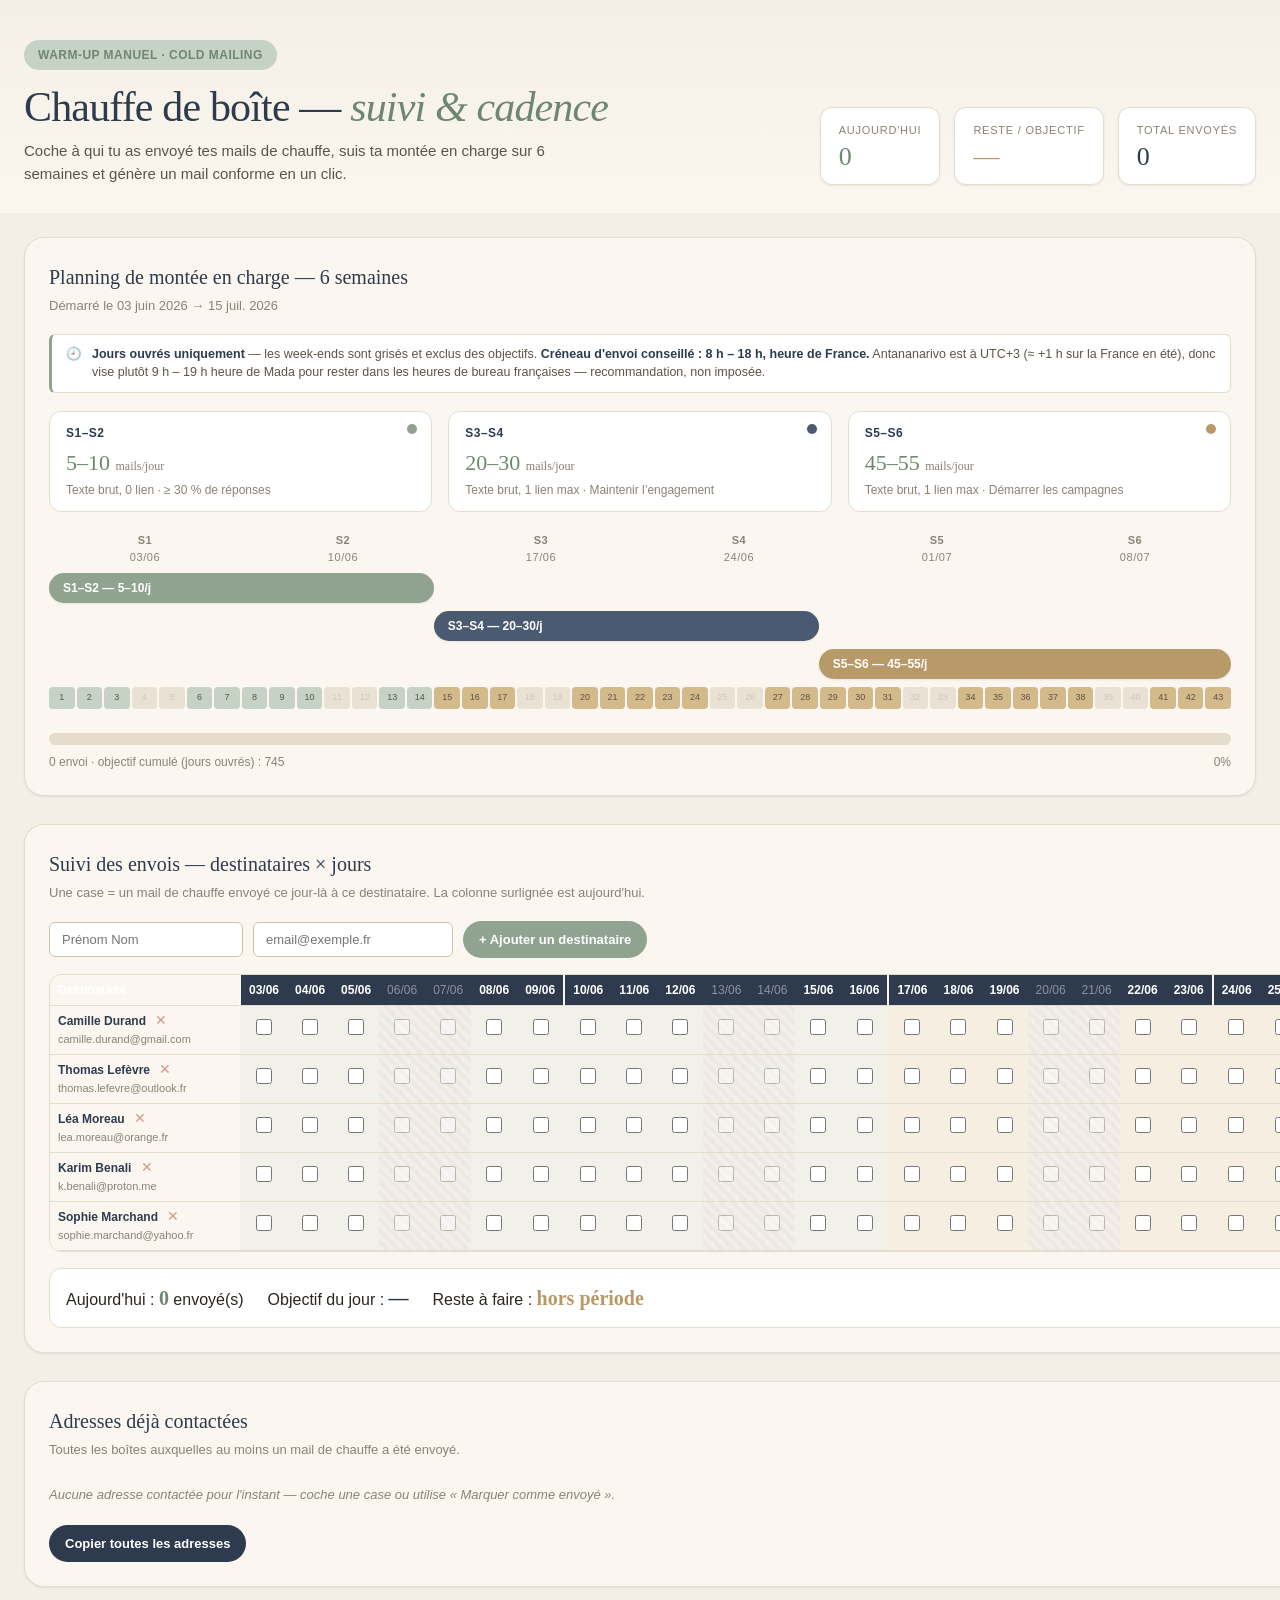
<file: planning-chauffe-salverys.html>
<!DOCTYPE html>
<html lang="fr">
<head>
<meta charset="UTF-8" />
<meta name="viewport" content="width=device-width, initial-scale=1.0" />
<title>Salverys — Suivi de chauffe manuelle (warm-up)</title>
<style>
  :root {
    /* Palette greige chaud / vert sauge / bleu profond désaturé (alignée simulateur) */
    --bg: #F4EFE6;
    --bg-card: #FBF7F0;
    --bg-elevated: #FFFFFF;
    --greige: #E5DCCB;
    --greige-dark: #CFC2AC;
    --sage: #8FA38F;
    --sage-dark: #6F8770;
    --sage-light: #C5D2C5;
    --blue: #2E3B4E;
    --blue-soft: #4A5A70;
    --blue-light: #7B8BA1;
    --gold: #B89968;
    --gold-soft: #D4B98A;
    --text: #2A2620;
    --text-soft: #5C5448;
    --text-mute: #8A8275;
    --danger: #B6604D;
    --shadow-sm: 0 1px 2px rgba(46, 59, 78, 0.06), 0 1px 3px rgba(46, 59, 78, 0.04);
    --shadow-md: 0 4px 12px rgba(46, 59, 78, 0.08), 0 2px 6px rgba(46, 59, 78, 0.04);
    --shadow-lg: 0 12px 32px rgba(46, 59, 78, 0.12), 0 4px 12px rgba(46, 59, 78, 0.06);
    --radius-sm: 6px;
    --radius-md: 12px;
    --radius-lg: 20px;
  }

  * { box-sizing: border-box; margin: 0; padding: 0; }

  body {
    font-family: 'Inter', -apple-system, BlinkMacSystemFont, 'Segoe UI', Roboto, sans-serif;
    background: var(--bg);
    color: var(--text);
    line-height: 1.5;
    -webkit-font-smoothing: antialiased;
    padding-bottom: 60px;
  }

  .container {
    max-width: 1320px;
    margin: 0 auto;
    padding: 0 24px;
  }

  /* ============ HERO compact ============ */
  .hero {
    padding: 40px 0 28px;
    background: linear-gradient(180deg, var(--bg) 0%, var(--bg-card) 100%);
  }
  .hero-inner { display: flex; justify-content: space-between; align-items: flex-end; flex-wrap: wrap; gap: 24px; }
  .hero-badge {
    display: inline-block;
    background: var(--sage-light);
    color: var(--sage-dark);
    padding: 6px 14px;
    border-radius: 100px;
    font-size: 12px;
    font-weight: 600;
    letter-spacing: 0.04em;
    text-transform: uppercase;
    margin-bottom: 14px;
  }
  .hero h1 {
    font-family: 'Georgia', 'Times New Roman', serif;
    font-size: clamp(28px, 4vw, 42px);
    font-weight: 500;
    color: var(--blue);
    letter-spacing: -0.02em;
    line-height: 1.1;
  }
  .hero h1 em { font-style: italic; color: var(--sage-dark); }
  .hero p { font-size: 15px; color: var(--text-soft); max-width: 560px; margin-top: 10px; }

  .kpi-row { display: flex; gap: 14px; flex-wrap: wrap; }
  .kpi {
    background: var(--bg-elevated);
    border: 1px solid var(--greige);
    border-radius: var(--radius-md);
    padding: 14px 18px;
    box-shadow: var(--shadow-sm);
    min-width: 110px;
  }
  .kpi-label { font-size: 11px; text-transform: uppercase; letter-spacing: 0.07em; color: var(--text-mute); margin-bottom: 6px; }
  .kpi-value { font-family: 'Georgia', serif; font-size: 26px; font-weight: 500; color: var(--blue); line-height: 1; }
  .kpi-value.accent { color: var(--sage-dark); }
  .kpi-value.gold { color: var(--gold); }

  /* ============ Cartes génériques ============ */
  .card {
    background: var(--bg-card);
    border: 1px solid var(--greige);
    border-radius: var(--radius-lg);
    padding: 24px;
    box-shadow: var(--shadow-sm);
  }
  .card-title {
    font-family: 'Georgia', serif;
    font-size: 20px;
    font-weight: 500;
    color: var(--blue);
    margin-bottom: 4px;
  }
  .card-sub { font-size: 13px; color: var(--text-mute); margin-bottom: 18px; }
  .section { margin-top: 28px; }

  /* ============ GANTT ============ */
  .gantt-phases { display: flex; gap: 16px; margin-bottom: 20px; flex-wrap: wrap; }
  .phase-chip {
    flex: 1; min-width: 200px;
    border-radius: var(--radius-md);
    padding: 12px 16px;
    border: 1px solid var(--greige);
    background: var(--bg-elevated);
    position: relative;
    transition: all .2s;
  }
  .phase-chip.active { border-color: var(--sage); box-shadow: 0 0 0 2px rgba(143,163,143,.25); }
  .phase-chip .ph-name { font-size: 12px; font-weight: 700; letter-spacing: .04em; text-transform: uppercase; color: var(--blue); }
  .phase-chip .ph-quota { font-family: 'Georgia', serif; font-size: 22px; color: var(--sage-dark); margin: 4px 0 2px; }
  .phase-chip .ph-meta { font-size: 12px; color: var(--text-mute); }
  .phase-chip .ph-dot { position:absolute; top:12px; right:14px; width:10px; height:10px; border-radius:50%; }

  .gantt-wrap { overflow-x: auto; padding-bottom: 6px; }
  .gantt-timeline { min-width: 840px; position: relative; }
  .gantt-weeks { display: grid; grid-template-columns: repeat(6, 1fr); gap: 6px; margin-bottom: 8px; }
  .gantt-week-head { text-align: center; font-size: 11px; font-weight: 600; color: var(--text-mute); text-transform: uppercase; letter-spacing: .05em; }
  .gantt-bars { position: relative; }
  .gantt-bar {
    height: 30px; border-radius: 100px; display: flex; align-items: center;
    padding: 0 14px; color: #fff; font-size: 12px; font-weight: 600; margin-bottom: 8px;
    box-shadow: var(--shadow-sm); white-space: nowrap; overflow: hidden;
  }
  .gantt-days { display: grid; grid-template-columns: repeat(43, 1fr); gap: 2px; margin-top: 6px; }
  .gantt-day { height: 22px; border-radius: 4px; background: var(--greige); position: relative; }
  .gantt-day.s1 { background: var(--sage-light); }
  .gantt-day.s2 { background: var(--blue-light); opacity:.5; }
  .gantt-day.s3 { background: var(--gold-soft); }
  .gantt-day.weekend { background: var(--greige-dark); opacity: .4; }
  .gantt-day.weekend .day-num { color: var(--text-mute); }
  .gantt-day.done { box-shadow: inset 0 0 0 2px var(--sage-dark); }
  .gantt-day.today { box-shadow: 0 0 0 2px var(--blue), 0 0 0 4px rgba(46,59,78,.2); z-index:2; }
  .gantt-day .day-num { position:absolute; inset:0; display:flex; align-items:center; justify-content:center; font-size:9px; color: var(--text-soft); }
  .progress-track { height: 12px; background: var(--greige); border-radius: 100px; overflow: hidden; margin-top: 18px; }
  .progress-fill { height: 100%; background: linear-gradient(90deg, var(--sage), var(--sage-dark)); border-radius: 100px; transition: width .3s; }
  .progress-legend { display:flex; justify-content: space-between; font-size: 12px; color: var(--text-mute); margin-top: 8px; }

  /* ============ Layout principal ============ */
  .main-grid { display: grid; grid-template-columns: 2fr 1fr; gap: 24px; align-items: start; margin-top: 28px; }
  @media (max-width: 980px) { .main-grid { grid-template-columns: 1fr; } }

  /* ============ Grille de suivi ============ */
  .track-toolbar { display:flex; gap:10px; flex-wrap: wrap; align-items: center; margin-bottom: 16px; }
  .track-scroll { overflow-x: auto; border: 1px solid var(--greige); border-radius: var(--radius-md); }
  table.track { border-collapse: collapse; width: 100%; min-width: 760px; font-size: 12px; }
  table.track th, table.track td { border-bottom: 1px solid var(--greige); padding: 6px 8px; text-align: center; }
  table.track thead th { background: var(--blue); color: #fff; position: sticky; top: 0; font-weight: 600; }
  table.track thead th.week-sep { border-left: 2px solid var(--bg-card); }
  table.track .recip-cell { text-align: left; white-space: nowrap; position: sticky; left: 0; background: var(--bg-card); z-index: 1; min-width: 190px; }
  table.track .recip-name { font-weight: 600; color: var(--blue); }
  table.track .recip-email { color: var(--text-mute); font-size: 11px; }
  table.track tbody tr:hover .recip-cell { background: #fff; }
  .cell-chk { width: 16px; height: 16px; cursor: pointer; accent-color: var(--sage-dark); }
  td.dcell.col-s1 { background: rgba(197,210,197,.18); }
  td.dcell.col-s3 { background: rgba(212,185,138,.14); }
  td.dcell.col-weekend { background: repeating-linear-gradient(45deg, rgba(0,0,0,.03), rgba(0,0,0,.03) 4px, rgba(0,0,0,.06) 4px, rgba(0,0,0,.06) 8px); }
  td.dcell.col-weekend .cell-chk { opacity: .45; }
  td.dcell.col-today { background: rgba(46,59,78,.10); }
  table.track thead th.th-weekend { color: rgba(255,255,255,.45); font-weight: 400; }

  /* Bandeau créneau / heures de travail */
  .note-band { display:flex; align-items:flex-start; gap:10px; background: var(--bg-elevated); border:1px solid var(--greige); border-left:3px solid var(--sage); border-radius: var(--radius-sm); padding:10px 14px; font-size:12.5px; color: var(--text-soft); margin: 0 0 18px; line-height:1.5; }
  .note-band b { color: var(--blue); }
  .del-btn { background:none; border:none; color: var(--danger); cursor:pointer; font-size: 14px; margin-left: 6px; opacity:.6; }
  .del-btn:hover { opacity: 1; }

  .day-counter { margin-top: 16px; padding: 14px 16px; background: var(--bg-elevated); border: 1px solid var(--greige); border-radius: var(--radius-md); display:flex; gap: 24px; flex-wrap: wrap; align-items: center; }
  .day-counter b { font-family:'Georgia',serif; font-size: 20px; color: var(--blue); }
  .day-counter .ok { color: var(--sage-dark); }
  .day-counter .left { color: var(--gold); }

  /* ============ Encadré adresses ============ */
  .addr-box { margin-top: 28px; }
  .addr-list { display:flex; flex-direction: column; gap: 8px; max-height: 320px; overflow-y: auto; }
  .addr-item { display:flex; justify-content: space-between; align-items:center; gap: 10px; padding: 8px 12px; background: var(--bg-elevated); border: 1px solid var(--greige); border-radius: var(--radius-sm); font-size: 13px; }
  .addr-item .a-mail { color: var(--blue); font-weight: 500; }
  .addr-item .a-meta { color: var(--text-mute); font-size: 11px; white-space: nowrap; }
  .addr-empty { color: var(--text-mute); font-size: 13px; font-style: italic; padding: 8px 0; }

  /* ============ Générateur (colonne droite) ============ */
  .gen-card { background: var(--blue); color: #fff; border-color: var(--blue); position: sticky; top: 16px; }
  .gen-card .card-title { color: #fff; }
  .gen-card .card-sub { color: rgba(255,255,255,.6); }
  .gen-field { margin-bottom: 14px; }
  .gen-field label { display:block; font-size: 12px; text-transform: uppercase; letter-spacing: .06em; color: rgba(255,255,255,.65); margin-bottom: 6px; }
  .gen-field select, .gen-field input {
    width: 100%; padding: 10px 12px; border-radius: var(--radius-sm);
    border: 1px solid rgba(255,255,255,.2); background: rgba(255,255,255,.08); color:#fff; font-size: 14px;
    font-family: inherit;
  }
  .gen-field select option { color: #2A2620; }
  .pill-group { display:flex; gap: 6px; }
  .pill {
    flex:1; padding: 9px 8px; border-radius: 100px; border: 1px solid rgba(255,255,255,.22);
    background: rgba(255,255,255,.06); color: rgba(255,255,255,.8); font-size: 12px; font-weight: 600;
    cursor: pointer; text-align: center; transition: all .15s;
  }
  .pill.active { background: var(--gold); border-color: var(--gold); color: #fff; }
  .gen-output {
    width:100%; min-height: 190px; resize: vertical; border-radius: var(--radius-md);
    border: 1px solid rgba(255,255,255,.18); background: rgba(255,255,255,.96); color: var(--text);
    padding: 14px; font-size: 14px; line-height: 1.55; font-family: inherit; margin-top: 4px;
  }
  .gen-rules { font-size: 11px; color: rgba(255,255,255,.55); margin-top: 8px; line-height: 1.5; }
  .gen-actions { display:flex; gap: 8px; margin-top: 14px; flex-wrap: wrap; }
  .btn { padding: 11px 16px; border-radius: 100px; font-size: 13px; font-weight: 600; cursor: pointer; border: none; transition: all .15s; font-family: inherit; }
  .btn-primary { background: var(--gold); color: #fff; flex: 1; }
  .btn-primary:hover { background: var(--gold-soft); }
  .btn-ghost { background: transparent; border: 1.5px solid rgba(255,255,255,.3); color: #fff; }
  .btn-ghost:hover { background: rgba(255,255,255,.1); }
  .btn-light { background: rgba(255,255,255,.92); color: var(--blue); }
  .btn-light:hover { background: #fff; }
  .btn-add { background: var(--sage); color:#fff; }
  .btn-add:hover { background: var(--sage-dark); }
  .btn-copy-addr { background: var(--blue); color:#fff; margin-top: 12px; }

  .inp { padding: 9px 12px; border-radius: var(--radius-sm); border: 1px solid var(--greige-dark); background:#fff; font-size: 13px; font-family: inherit; }
  .toast { position: fixed; bottom: 24px; left: 50%; transform: translateX(-50%) translateY(20px); background: var(--blue); color:#fff; padding: 12px 22px; border-radius: 100px; font-size: 14px; box-shadow: var(--shadow-lg); opacity: 0; pointer-events: none; transition: all .25s; z-index: 50; }
  .toast.show { opacity: 1; transform: translateX(-50%) translateY(0); }
</style>
</head>
<body>

<!-- ============ HERO ============ -->
<section class="hero">
  <div class="container hero-inner">
    <div>
      <span class="hero-badge">Warm-up manuel · Cold mailing</span>
      <h1>Chauffe de boîte — <em>suivi &amp; cadence</em></h1>
      <p>Coche à qui tu as envoyé tes mails de chauffe, suis ta montée en charge sur 6 semaines et génère un mail conforme en un clic.</p>
    </div>
    <div class="kpi-row">
      <div class="kpi"><div class="kpi-label">Aujourd'hui</div><div class="kpi-value accent" id="kpi-today">0</div></div>
      <div class="kpi"><div class="kpi-label">Reste / objectif</div><div class="kpi-value gold" id="kpi-left">—</div></div>
      <div class="kpi"><div class="kpi-label">Total envoyés</div><div class="kpi-value" id="kpi-total">0</div></div>
    </div>
  </div>
</section>

<div class="container">

  <!-- ============ GANTT ============ -->
  <div class="card section" style="margin-top:24px">
    <div class="card-title">Planning de montée en charge — 6 semaines</div>
    <div class="card-sub" id="gantt-range">Démarré le …</div>

    <div class="note-band">
      <span>🕘</span>
      <span><b>Jours ouvrés uniquement</b> — les week-ends sont grisés et exclus des objectifs.
      <b>Créneau d'envoi conseillé : 8 h – 18 h, heure de France.</b> Antananarivo est à UTC+3
      (≈ +1 h sur la France en été), donc vise plutôt 9 h – 19 h heure de Mada pour rester
      dans les heures de bureau françaises — recommandation, non imposée.</span>
    </div>

    <div class="gantt-phases" id="gantt-phases"></div>

    <div class="gantt-wrap">
      <div class="gantt-timeline">
        <div class="gantt-weeks" id="gantt-weeks"></div>
        <div class="gantt-bars" id="gantt-bars"></div>
        <div class="gantt-days" id="gantt-days"></div>
      </div>
    </div>

    <div class="progress-track"><div class="progress-fill" id="progress-fill" style="width:0%"></div></div>
    <div class="progress-legend">
      <span id="progress-text">0 envoi</span>
      <span id="progress-pct">0 %</span>
    </div>
  </div>

  <!-- ============ MAIN GRID ============ -->
  <div class="main-grid">

    <!-- COLONNE GAUCHE -->
    <div>
      <div class="card">
        <div class="card-title">Suivi des envois — destinataires × jours</div>
        <div class="card-sub">Une case = un mail de chauffe envoyé ce jour-là à ce destinataire. La colonne surlignée est aujourd'hui.</div>

        <div class="track-toolbar">
          <input class="inp" type="text" id="new-name" placeholder="Prénom Nom" />
          <input class="inp" type="email" id="new-email" placeholder="email@exemple.fr" style="min-width:200px" />
          <button class="btn btn-add" id="add-recip">+ Ajouter un destinataire</button>
        </div>

        <div class="track-scroll">
          <table class="track">
            <thead id="track-head"></thead>
            <tbody id="track-body"></tbody>
          </table>
        </div>

        <div class="day-counter">
          <div>Aujourd'hui : <b class="ok" id="dc-done">0</b> envoyé(s)</div>
          <div>Objectif du jour : <b id="dc-goal">5–10</b></div>
          <div>Reste à faire : <b class="left" id="dc-left">—</b></div>
        </div>
      </div>

      <!-- ENCADRÉ ADRESSES -->
      <div class="card addr-box">
        <div class="card-title">Adresses déjà contactées</div>
        <div class="card-sub">Toutes les boîtes auxquelles au moins un mail de chauffe a été envoyé.</div>
        <div class="addr-list" id="addr-list"></div>
        <button class="btn btn-copy-addr" id="copy-addr">Copier toutes les adresses</button>
      </div>
    </div>

    <!-- COLONNE DROITE : GÉNÉRATEUR -->
    <div class="card gen-card">
      <div class="card-title">Générateur de mail de chauffe</div>
      <div class="card-sub">Texte brut, une question, ton perso — un mail différent à chaque clic.</div>

      <div class="gen-field">
        <label>Phase de chauffe</label>
        <div class="pill-group" id="phase-pills">
          <div class="pill active" data-phase="0">S1–S2 · 0 lien</div>
          <div class="pill" data-phase="1">S3–S4 · 1 lien</div>
          <div class="pill" data-phase="2">S5–S6</div>
        </div>
      </div>

      <div class="gen-field">
        <label>Destinataire</label>
        <select id="gen-recip"></select>
      </div>

      <textarea class="gen-output" id="gen-output" placeholder="Clique sur « Générer » pour produire un mail…"></textarea>
      <div class="gen-rules" id="gen-rules"></div>

      <div class="gen-actions">
        <button class="btn btn-primary" id="gen-btn">↻ Générer</button>
        <button class="btn btn-light" id="copy-btn">Copier</button>
      </div>
      <div class="gen-actions">
        <button class="btn btn-ghost" id="mark-btn" style="flex:1">✓ Marquer comme envoyé aujourd'hui</button>
      </div>
    </div>

  </div>
</div>

<div class="toast" id="toast"></div>

<script>
/* ============================================================
   Suivi de chauffe manuelle Salverys — page unique autonome
   Persistance : localStorage, préfixe vinlo_warmup_
   ============================================================ */

const LS = {
  recipients: 'vinlo_warmup_recipients',
  sends:      'vinlo_warmup_sends',
  start:      'vinlo_warmup_start',
};

const TOTAL_DAYS = 43;          // 03 juin → 15 juil. 2026 (aligné sur Salve2, S6 = 8 jours)
const DEFAULT_START = '2026-06-03';

/* Phases : index de jour -> infos. Quotas (par jour ouvré) issus du manuel de chauffe. */
const PHASES = [
  { name: 'S1–S2', startDay: 0,  endDay: 13, quotaMin: 5,  quotaMax: 10, links: 0, color: 'var(--sage)',  cls: 's1', goal: '≥ 30 % de réponses' },
  { name: 'S3–S4', startDay: 14, endDay: 27, quotaMin: 20, quotaMax: 30, links: 1, color: 'var(--blue-soft)', cls: 's3', goal: 'Maintenir l’engagement' },
  { name: 'S5–S6', startDay: 28, endDay: 42, quotaMin: 45, quotaMax: 55, links: 1, color: 'var(--gold)',  cls: 's3', goal: 'Démarrer les campagnes' },
];

function phaseOfDay(d) {
  for (const p of PHASES) if (d >= p.startDay && d <= p.endDay) return p;
  return PHASES[PHASES.length - 1];
}

/* ---------- État ---------- */
let recipients = load(LS.recipients, null);
let sends = load(LS.sends, {});            // { recipientId: [dayIndex, ...] }
let startDate = load(LS.start, DEFAULT_START);

if (!recipients) {
  // Destinataires d'exemple (éditables / supprimables)
  recipients = [
    { id: rid(), name: 'Camille Durand',  email: 'camille.durand@gmail.com' },
    { id: rid(), name: 'Thomas Lefèvre',  email: 'thomas.lefevre@outlook.fr' },
    { id: rid(), name: 'Léa Moreau',      email: 'lea.moreau@orange.fr' },
    { id: rid(), name: 'Karim Benali',    email: 'k.benali@proton.me' },
    { id: rid(), name: 'Sophie Marchand', email: 'sophie.marchand@yahoo.fr' },
  ];
  persist();
}

/* ---------- Utilitaires ---------- */
function rid() { return 'r' + Math.random().toString(36).slice(2, 9); }
function load(k, fb) { try { const v = localStorage.getItem(k); return v ? JSON.parse(v) : fb; } catch (e) { return fb; } }
function save(k, v) { try { localStorage.setItem(k, JSON.stringify(v)); } catch (e) {} }
function persist() { save(LS.recipients, recipients); save(LS.sends, sends); save(LS.start, startDate); }

function dayDate(i) { const d = new Date(startDate + 'T00:00:00'); d.setDate(d.getDate() + i); return d; }
function fmtDate(d) { return d.toLocaleDateString('fr-FR', { day: '2-digit', month: '2-digit' }); }
function fmtLong(d) { return d.toLocaleDateString('fr-FR', { day: '2-digit', month: 'short', year: 'numeric' }); }

/* Jours ouvrés : on n'envoie pas le week-end (samedi/dimanche). */
function isWeekend(i) { const wd = dayDate(i).getDay(); return wd === 0 || wd === 6; }
function isWorkday(i) { return !isWeekend(i); }

function todayIndex() {
  const t = new Date(); t.setHours(0, 0, 0, 0);
  const s = new Date(startDate + 'T00:00:00');
  return Math.round((t - s) / 86400000);
}
function isSent(rId, day) { return (sends[rId] || []).includes(day); }
function toggleSend(rId, day, on) {
  const arr = sends[rId] || (sends[rId] = []);
  const pos = arr.indexOf(day);
  if (on && pos === -1) arr.push(day);
  if (!on && pos !== -1) arr.splice(pos, 1);
  persist();
}
function totalSends() { return Object.values(sends).reduce((a, arr) => a + arr.length, 0); }
function sentOnDay(day) { return recipients.reduce((a, r) => a + (isSent(r.id, day) ? 1 : 0), 0); }

/* ============================================================
   GANTT
   ============================================================ */
function renderGantt() {
  const ti = todayIndex();
  document.getElementById('gantt-range').textContent =
    'Démarré le ' + fmtLong(dayDate(0)) + ' → ' + fmtLong(dayDate(TOTAL_DAYS - 1));

  // Phases
  const curPhase = (ti >= 0 && ti < TOTAL_DAYS) ? phaseOfDay(ti) : null;
  document.getElementById('gantt-phases').innerHTML = PHASES.map(p => `
    <div class="phase-chip ${p === curPhase ? 'active' : ''}">
      <span class="ph-dot" style="background:${p.color}"></span>
      <div class="ph-name">${p.name}</div>
      <div class="ph-quota">${p.quotaMin}–${p.quotaMax} <span style="font-size:12px;color:var(--text-mute)">mails/jour</span></div>
      <div class="ph-meta">${p.links === 0 ? 'Texte brut, 0 lien' : 'Texte brut, 1 lien max'} · ${p.goal}</div>
    </div>`).join('');

  // En-têtes de semaines
  let weeks = '';
  for (let w = 0; w < 6; w++) {
    const d0 = dayDate(w * 7);
    weeks += `<div class="gantt-week-head">S${w + 1}<br><span style="font-weight:400;text-transform:none">${fmtDate(d0)}</span></div>`;
  }
  document.getElementById('gantt-weeks').innerHTML = weeks;

  // Barres de phase (positionnées en % de la timeline)
  document.getElementById('gantt-bars').innerHTML = PHASES.map(p => {
    const left = (p.startDay / TOTAL_DAYS) * 100;
    const width = ((p.endDay - p.startDay + 1) / TOTAL_DAYS) * 100;
    return `<div class="gantt-bar" style="background:${p.color};margin-left:${left}%;width:${width}%">
      ${p.name} — ${p.quotaMin}–${p.quotaMax}/j</div>`;
  }).join('');

  // Cases-jours
  let days = '';
  for (let i = 0; i < TOTAL_DAYS; i++) {
    const p = phaseOfDay(i);
    const we = isWeekend(i);
    const done = sentOnDay(i) > 0;
    const cls = [p.cls, we ? 'weekend' : '', done ? 'done' : '', i === ti ? 'today' : ''].join(' ');
    const title = fmtLong(dayDate(i)) + (we ? ' — week-end (pas d’envoi)' : ' — ' + sentOnDay(i) + ' envoi(s)');
    days += `<div class="gantt-day ${cls}" title="${title}"><span class="day-num">${i + 1}</span></div>`;
  }
  document.getElementById('gantt-days').innerHTML = days;

  // Progression globale (cumul des quotas min attendus sur les JOURS OUVRÉS écoulés)
  let expected = 0;
  const upto = Math.min(Math.max(ti + 1, 0), TOTAL_DAYS);
  for (let i = 0; i < upto; i++) if (isWorkday(i)) expected += phaseOfDay(i).quotaMin;
  const total = totalSends();
  const pct = expected > 0 ? Math.min(100, Math.round((total / expected) * 100)) : 0;
  document.getElementById('progress-fill').style.width = pct + '%';
  document.getElementById('progress-text').textContent =
    total + ' envoi' + (total > 1 ? 's' : '') + ' · objectif cumulé (jours ouvrés) : ' + expected;
  document.getElementById('progress-pct').textContent = pct + '%';
}

/* ============================================================
   GRILLE DE SUIVI
   ============================================================ */
function renderTable() {
  const ti = todayIndex();

  // En-tête : jours, séparateurs de semaine, week-ends grisés
  let head = '<tr><th class="recip-cell" style="text-align:left">Destinataire</th>';
  for (let i = 0; i < TOTAL_DAYS; i++) {
    const sep = i % 7 === 0 ? 'week-sep' : '';
    const we = isWeekend(i) ? 'th-weekend' : '';
    const d = dayDate(i);
    head += `<th class="${sep} ${we}" title="${fmtLong(d)}${isWeekend(i) ? ' — week-end' : ''}">${fmtDate(d)}</th>`;
  }
  head += '</tr>';
  document.getElementById('track-head').innerHTML = head;

  // Corps
  let body = '';
  for (const r of recipients) {
    body += '<tr>';
    body += `<td class="recip-cell">
        <span class="recip-name">${escapeHtml(r.name)}</span>
        <button class="del-btn" data-del="${r.id}" title="Supprimer">✕</button><br>
        <span class="recip-email">${escapeHtml(r.email)}</span>
      </td>`;
    for (let i = 0; i < TOTAL_DAYS; i++) {
      const p = phaseOfDay(i);
      const colCls = [
        'dcell',
        isWeekend(i) ? 'col-weekend' : (p.cls === 's1' ? 'col-s1' : (p.cls === 's3' ? 'col-s3' : '')),
        i === ti ? 'col-today' : '',
      ].join(' ');
      const title = isWeekend(i) ? 'Week-end — pas d’envoi de chauffe' : '';
      body += `<td class="${colCls}" title="${title}">
        <input type="checkbox" class="cell-chk" data-r="${r.id}" data-d="${i}" ${isSent(r.id, i) ? 'checked' : ''}>
      </td>`;
    }
    body += '</tr>';
  }
  if (recipients.length === 0) body = `<tr><td class="recip-cell" colspan="${TOTAL_DAYS + 1}" style="padding:18px;color:var(--text-mute)">Aucun destinataire — ajoute-en un ci-dessus.</td></tr>`;
  document.getElementById('track-body').innerHTML = body;

  // Listeners cases
  document.querySelectorAll('.cell-chk').forEach(chk => {
    chk.addEventListener('change', e => {
      toggleSend(e.target.dataset.r, parseInt(e.target.dataset.d), e.target.checked);
      refreshDynamic();
    });
  });
  document.querySelectorAll('[data-del]').forEach(b => {
    b.addEventListener('click', () => removeRecipient(b.dataset.del));
  });
}

function renderDayCounter() {
  const ti = todayIndex();
  const inRange = ti >= 0 && ti < TOTAL_DAYS;
  const weekend = inRange && isWeekend(ti);
  const p = inRange ? phaseOfDay(ti) : null;
  const done = inRange ? sentOnDay(ti) : 0;
  const left = (p && !weekend) ? Math.max(0, p.quotaMin - done) : 0;

  document.getElementById('dc-done').textContent = done;
  document.getElementById('dc-goal').textContent = !inRange ? '—' : (weekend ? 'jour non ouvré' : `${p.quotaMin}–${p.quotaMax}`);
  document.getElementById('dc-left').textContent =
    !inRange ? 'hors période' : (weekend ? 'repos · pas d’envoi' : (left === 0 ? 'objectif atteint ✓' : left + ' min'));

  // KPIs hero
  document.getElementById('kpi-today').textContent = done;
  document.getElementById('kpi-left').textContent =
    !inRange ? '—' : (weekend ? 'WE' : (left === 0 ? '✓' : left + '/' + p.quotaMin));
  document.getElementById('kpi-total').textContent = totalSends();
}

/* ============================================================
   ENCADRÉ ADRESSES
   ============================================================ */
function renderAddresses() {
  const box = document.getElementById('addr-list');
  const contacted = recipients
    .map(r => ({ r, days: (sends[r.id] || []) }))
    .filter(x => x.days.length > 0)
    .map(x => ({ r: x.r, count: x.days.length, last: Math.max(...x.days) }));

  if (contacted.length === 0) {
    box.innerHTML = `<div class="addr-empty">Aucune adresse contactée pour l'instant — coche une case ou utilise « Marquer comme envoyé ».</div>`;
    return;
  }
  contacted.sort((a, b) => b.last - a.last);
  box.innerHTML = contacted.map(x => `
    <div class="addr-item">
      <div><span class="a-mail">${escapeHtml(x.r.email)}</span><br><span class="a-meta">${escapeHtml(x.r.name)}</span></div>
      <span class="a-meta">${x.count} envoi(s)<br>dernier : ${fmtDate(dayDate(x.last))}</span>
    </div>`).join('');
}

function contactedEmails() {
  return recipients.filter(r => (sends[r.id] || []).length > 0).map(r => r.email);
}

/* ============================================================
   GÉNÉRATEUR DE MAIL
   ============================================================ */
const FRAG = {
  openings: [
    'Salut {p},',
    'Hello {p},',
    'Coucou {p},',
    'Salut {p}, j’espère que tu vas bien.',
    'Hello {p}, dis-moi quand tu as deux minutes.',
  ],
  contexts: [
    'j’avance sur le lancement de Salverys (support client externalisé depuis Madagascar pour des clients français)',
    'je bosse en ce moment sur Salverys, notre projet de télésecrétariat médical externalisé',
    'on prépare le démarrage de Salverys et je cale notre positionnement sur l’externalisation de support',
    'je remonte une équipe pour Salverys, du support francophone à coût réduit pour des boîtes françaises',
    'je creuse le marché du secrétariat médical à distance avec Salverys',
  ],
  questions: [
    'd’après toi, quel est le principal frein des cabinets médicaux pour externaliser leur secrétariat ?',
    'tu penses que le premier blocage c’est le coût, ou plutôt la confiance ?',
    'si tu devais externaliser ton support client, qu’est-ce qui te bloquerait en premier ?',
    'tu connais des éditeurs SaaS qui galèrent avec leur support N1 ? j’essaie de comprendre leurs besoins.',
    'quel argument te ferait confiance pour confier ton standard à une équipe externe ?',
    'tu vois un truc qui manque aux prestataires de support que tu as déjà testés ?',
  ],
  closings: [
    'Dis-moi, ça m’aide vraiment.',
    'Ton avis m’intéresse beaucoup, merci d’avance.',
    'Même une réponse en deux lignes m’aiderait.',
    'Pas de pression, juste ton ressenti rapide.',
    'Curieux d’avoir ton retour franc.',
  ],
  linkLines: [
    'Si ça t’intéresse, j’ai posé l’idée ici : https://salverys-bpo.fr',
    'Je t’ai mis deux lignes de contexte là : https://salverys-bpo.fr',
  ],
};
function pick(arr) { return arr[Math.floor(Math.random() * arr.length)]; }

function generateEmail() {
  const phaseIdx = parseInt(document.querySelector('#phase-pills .pill.active').dataset.phase);
  const phase = PHASES[phaseIdx];
  const sel = document.getElementById('gen-recip');
  const r = recipients.find(x => x.id === sel.value);
  const prenom = r ? r.name.split(' ')[0] : 'là';

  let body = pick(FRAG.openings).replace('{p}', prenom) + '\n\n';
  body += pick(FRAG.contexts) + ', je voulais ton avis rapide : ' + pick(FRAG.questions) + '\n\n';
  if (phase.links >= 1 && Math.random() < 0.5) body += pick(FRAG.linkLines) + '\n\n';
  body += pick(FRAG.closings) + '\n\nValérien';

  document.getElementById('gen-output').value = body;
  document.getElementById('gen-rules').textContent =
    `Phase ${phase.name} — texte brut, ${phase.links === 0 ? '0 lien' : '1 lien max'}, une question. À varier à chaque envoi.`;
}

/* ============================================================
   ACTIONS
   ============================================================ */
function addRecipient() {
  const name = document.getElementById('new-name').value.trim();
  const email = document.getElementById('new-email').value.trim();
  if (!name || !email) { toast('Renseigne un nom et un email.'); return; }
  if (!/^[^@\s]+@[^@\s]+\.[^@\s]+$/.test(email)) { toast('Email invalide.'); return; }
  recipients.push({ id: rid(), name, email });
  persist();
  document.getElementById('new-name').value = '';
  document.getElementById('new-email').value = '';
  renderAll();
  toast('Destinataire ajouté.');
}

function removeRecipient(id) {
  const r = recipients.find(x => x.id === id);
  if (!r) return;
  if (!confirm('Supprimer ' + r.name + ' ? Les coches associées seront perdues.')) return;
  recipients = recipients.filter(x => x.id !== id);
  delete sends[id];
  persist();
  renderAll();
}

function markSentToday() {
  const ti = todayIndex();
  if (ti < 0 || ti >= TOTAL_DAYS) { toast('Hors de la période de chauffe.'); return; }
  const sel = document.getElementById('gen-recip');
  if (!sel.value) { toast('Choisis un destinataire.'); return; }
  if (isSent(sel.value, ti)) { toast('Déjà marqué envoyé aujourd’hui.'); return; }
  toggleSend(sel.value, ti, true);
  renderAll();
  toast('Marqué comme envoyé aujourd’hui ✓');
}

async function copyText(text, msg) {
  try { await navigator.clipboard.writeText(text); toast(msg); }
  catch (e) {
    const ta = document.createElement('textarea'); ta.value = text; document.body.appendChild(ta);
    ta.select(); try { document.execCommand('copy'); toast(msg); } catch (_) { toast('Copie impossible.'); }
    document.body.removeChild(ta);
  }
}

let toastTimer;
function toast(msg) {
  const t = document.getElementById('toast');
  t.textContent = msg; t.classList.add('show');
  clearTimeout(toastTimer);
  toastTimer = setTimeout(() => t.classList.remove('show'), 2200);
}

function escapeHtml(s) { return String(s).replace(/[&<>"']/g, c => ({ '&': '&amp;', '<': '&lt;', '>': '&gt;', '"': '&quot;', "'": '&#39;' }[c])); }

/* ============================================================
   RENDU
   ============================================================ */
function renderRecipSelect() {
  const sel = document.getElementById('gen-recip');
  const prev = sel.value;
  sel.innerHTML = recipients.map(r => `<option value="${r.id}">${escapeHtml(r.name)} — ${escapeHtml(r.email)}</option>`).join('');
  if (recipients.some(r => r.id === prev)) sel.value = prev;
}

function refreshDynamic() {  // recalcule ce qui dépend des coches sans tout reconstruire
  renderGantt();
  renderDayCounter();
  renderAddresses();
}

function renderAll() {
  renderGantt();
  renderTable();
  renderDayCounter();
  renderAddresses();
  renderRecipSelect();
}

/* ---------- Listeners ---------- */
document.getElementById('add-recip').addEventListener('click', addRecipient);
document.getElementById('new-email').addEventListener('keydown', e => { if (e.key === 'Enter') addRecipient(); });
document.getElementById('gen-btn').addEventListener('click', generateEmail);
document.getElementById('copy-btn').addEventListener('click', () => {
  const v = document.getElementById('gen-output').value;
  if (!v.trim()) { toast('Génère d’abord un mail.'); return; }
  copyText(v, 'Mail copié ✓');
});
document.getElementById('mark-btn').addEventListener('click', markSentToday);
document.getElementById('copy-addr').addEventListener('click', () => {
  const list = contactedEmails();
  if (list.length === 0) { toast('Aucune adresse contactée.'); return; }
  copyText(list.join(', '), list.length + ' adresse(s) copiée(s) ✓');
});
document.querySelectorAll('#phase-pills .pill').forEach(p => {
  p.addEventListener('click', () => {
    document.querySelectorAll('#phase-pills .pill').forEach(x => x.classList.remove('active'));
    p.classList.add('active');
  });
});

/* ---------- Init ---------- */
// Phase par défaut du générateur = phase courante
(function initPhase() {
  const ti = todayIndex();
  if (ti >= 0 && ti < TOTAL_DAYS) {
    const idx = PHASES.indexOf(phaseOfDay(ti));
    document.querySelectorAll('#phase-pills .pill').forEach(x => x.classList.toggle('active', parseInt(x.dataset.phase) === idx));
  }
})();
renderAll();
generateEmail();
</script>

</body>
</html>
</file>
